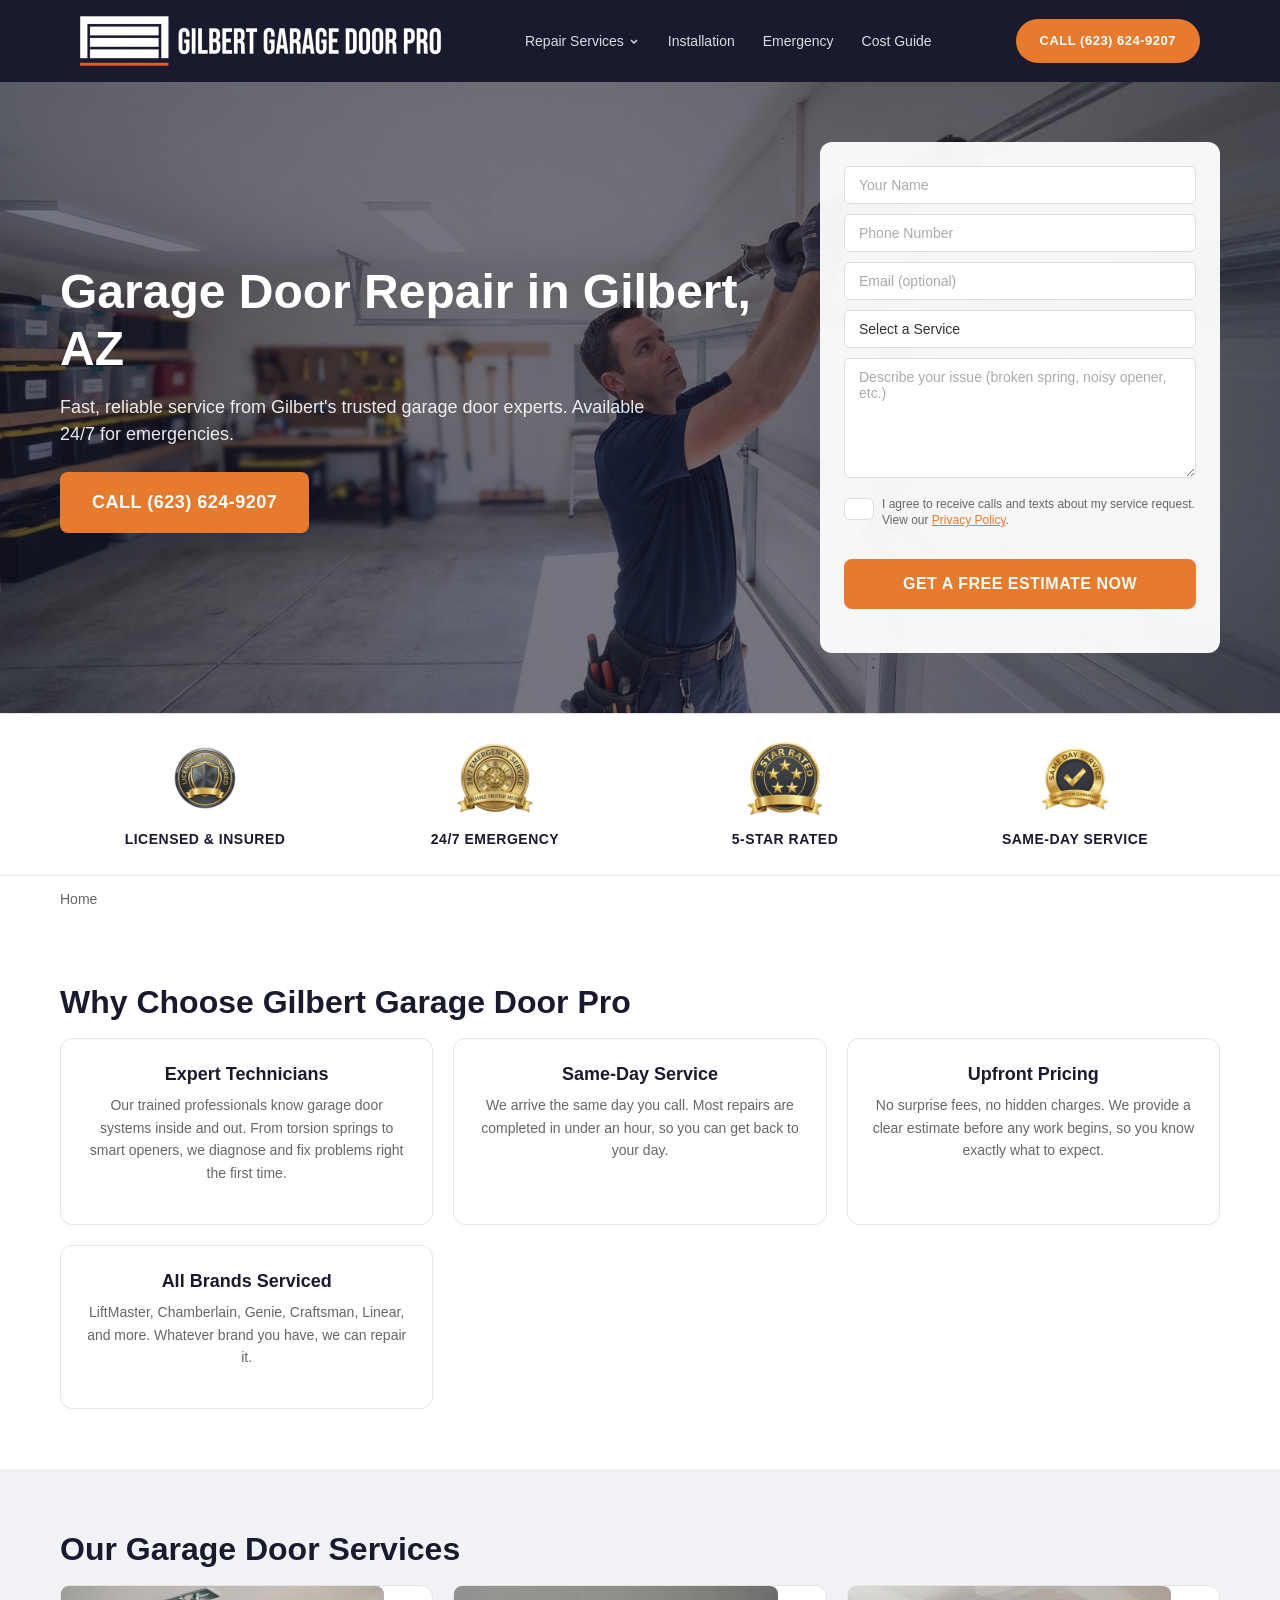
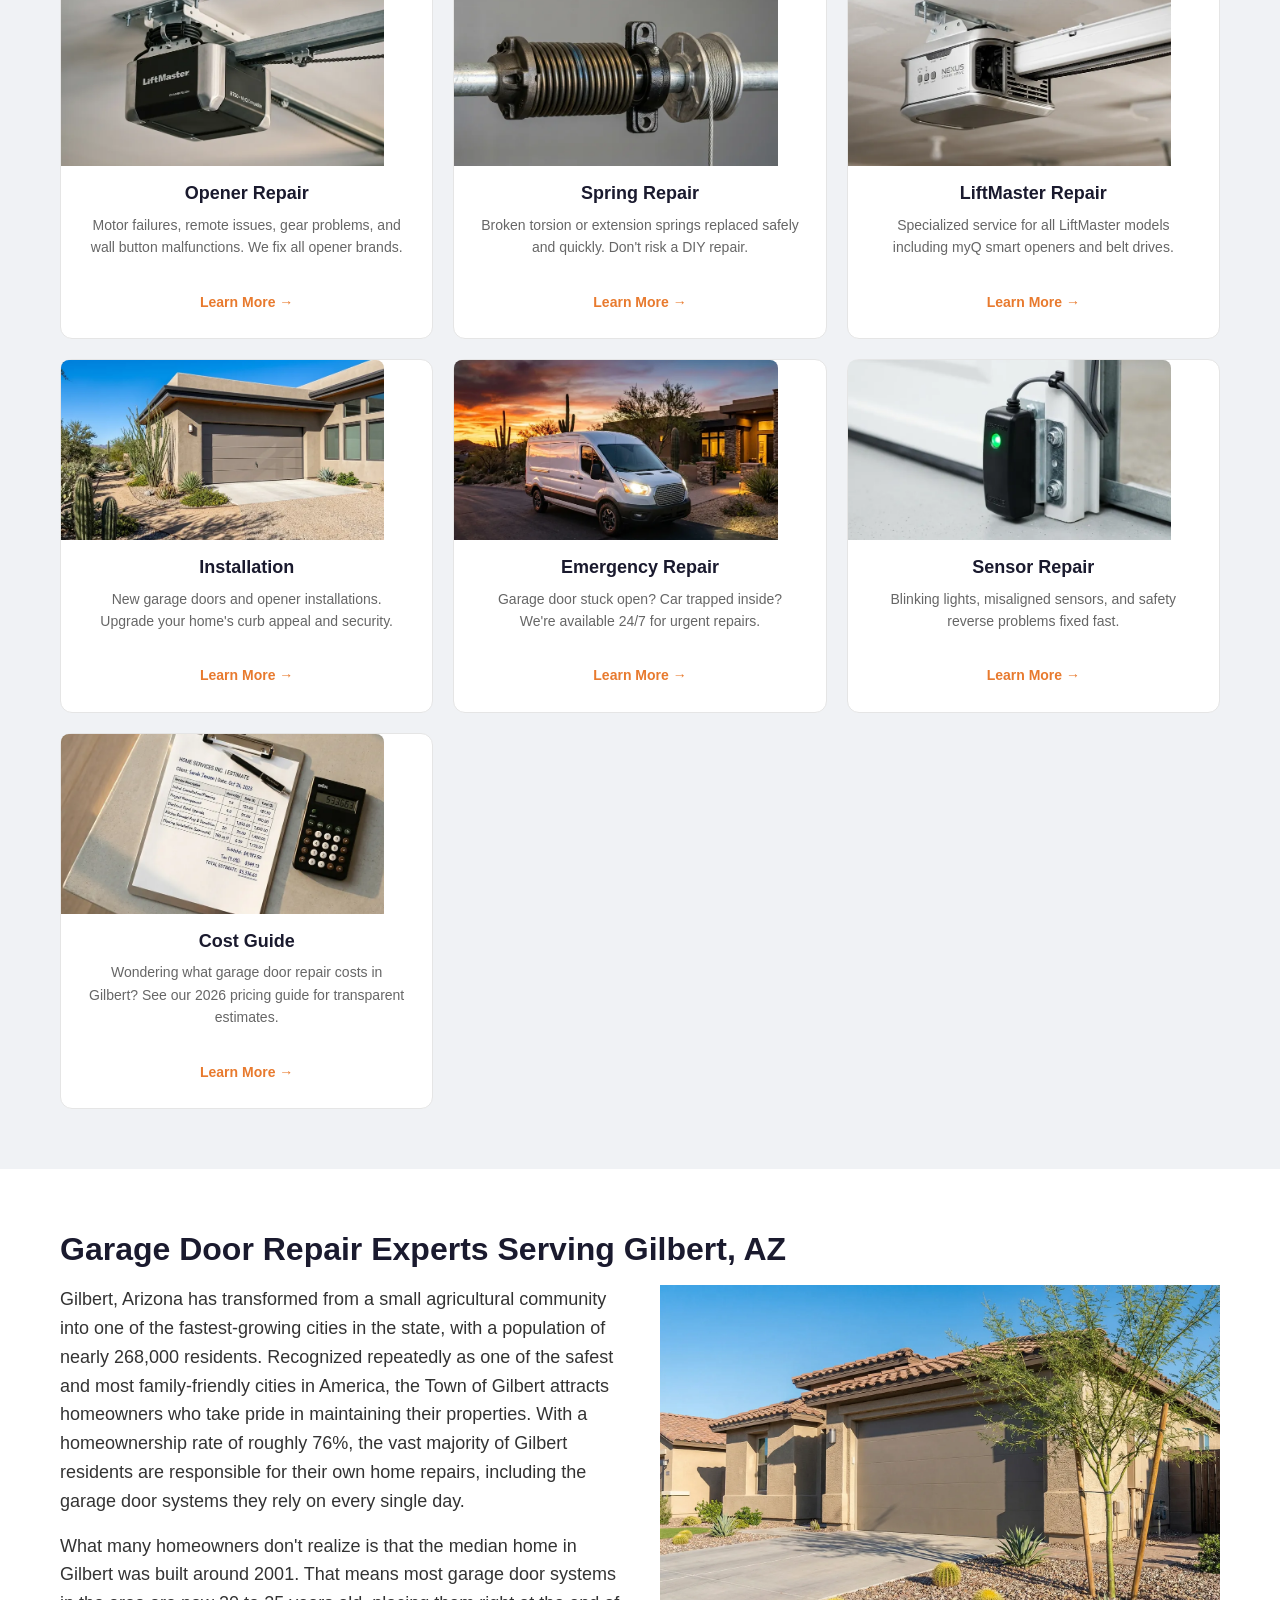
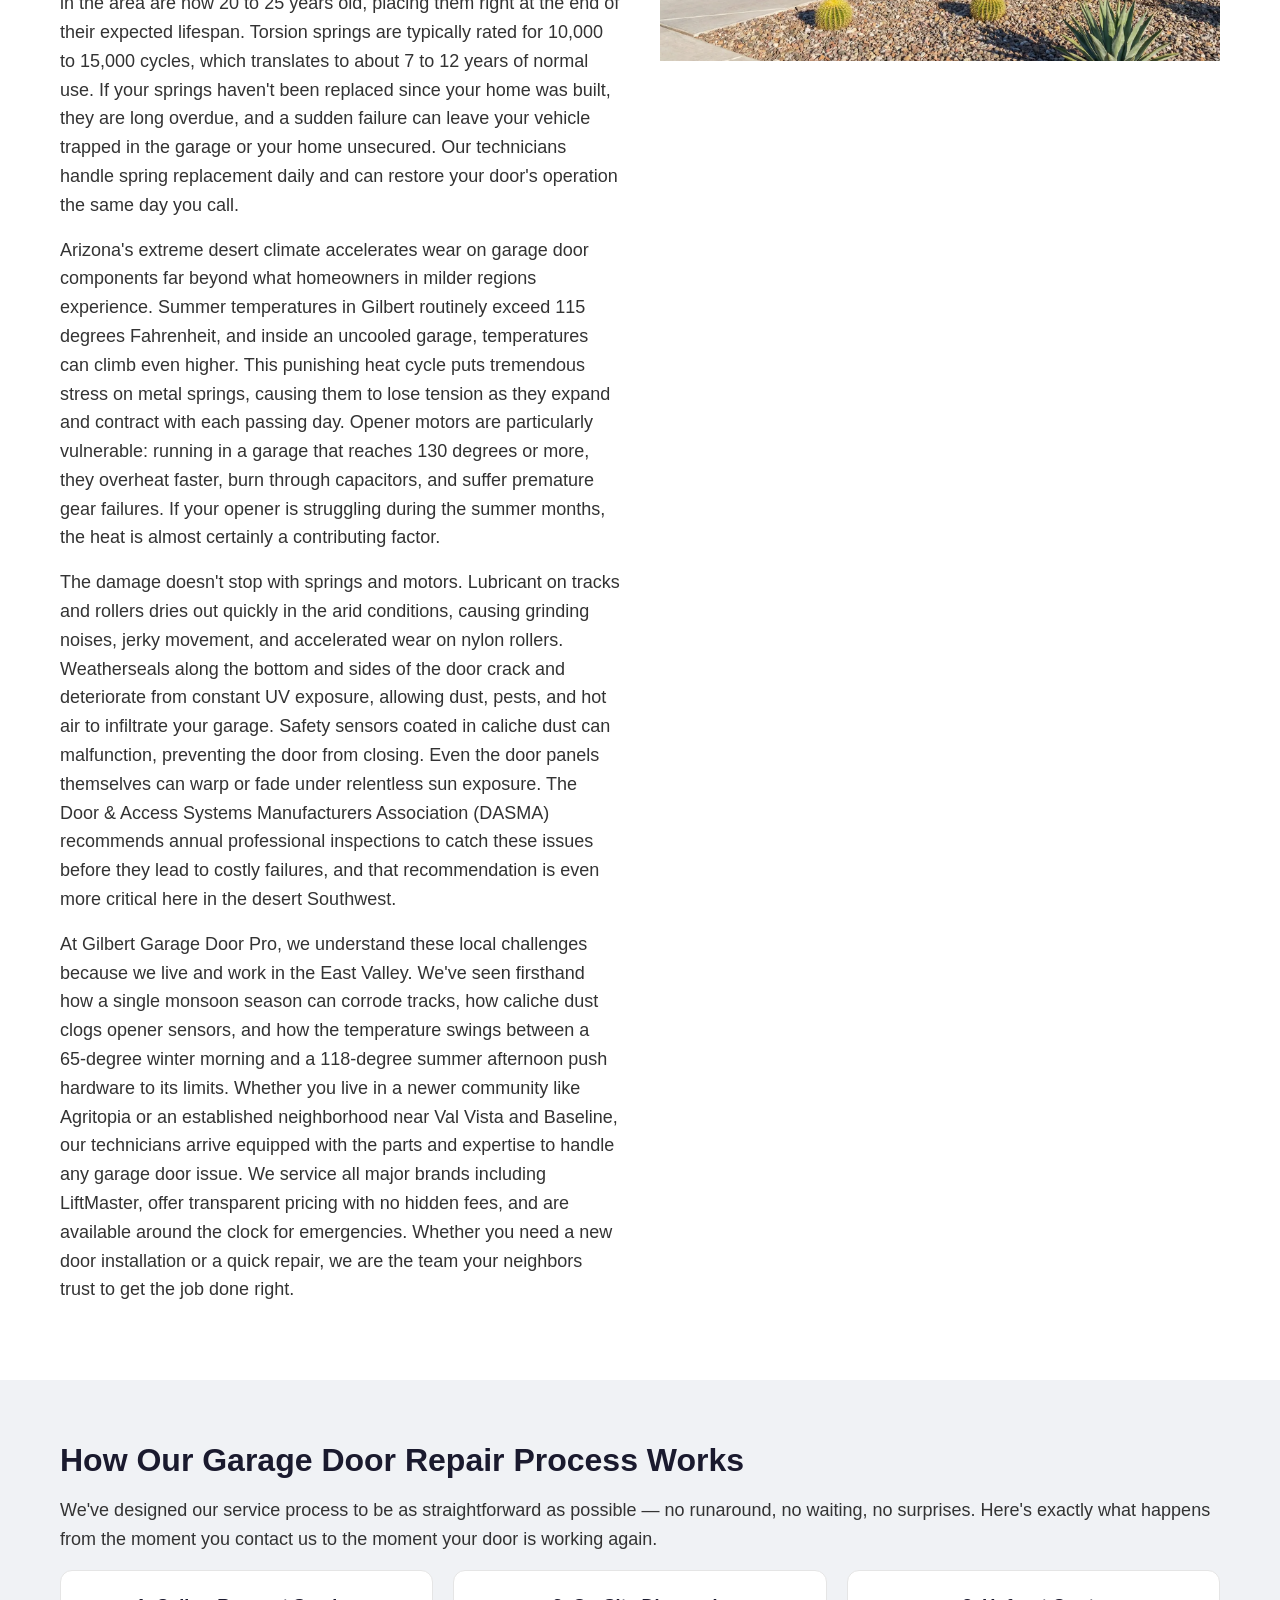
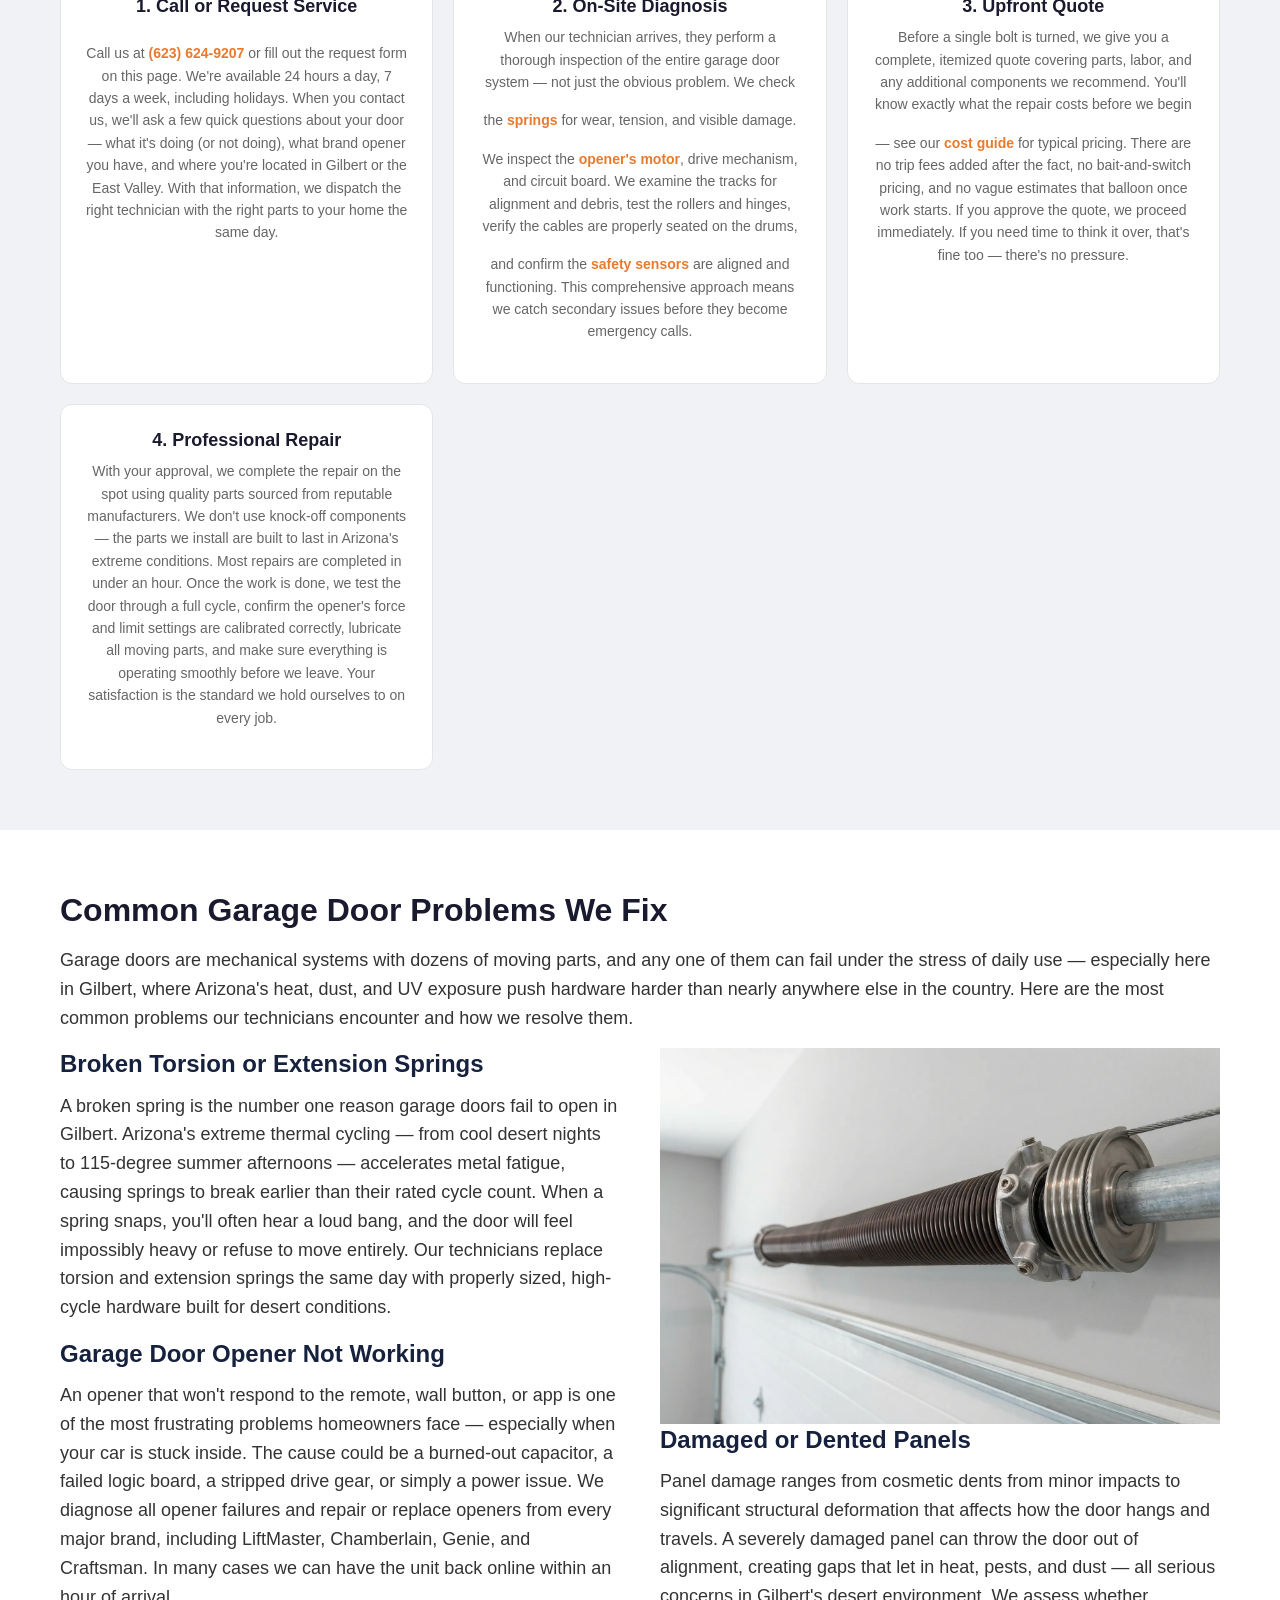
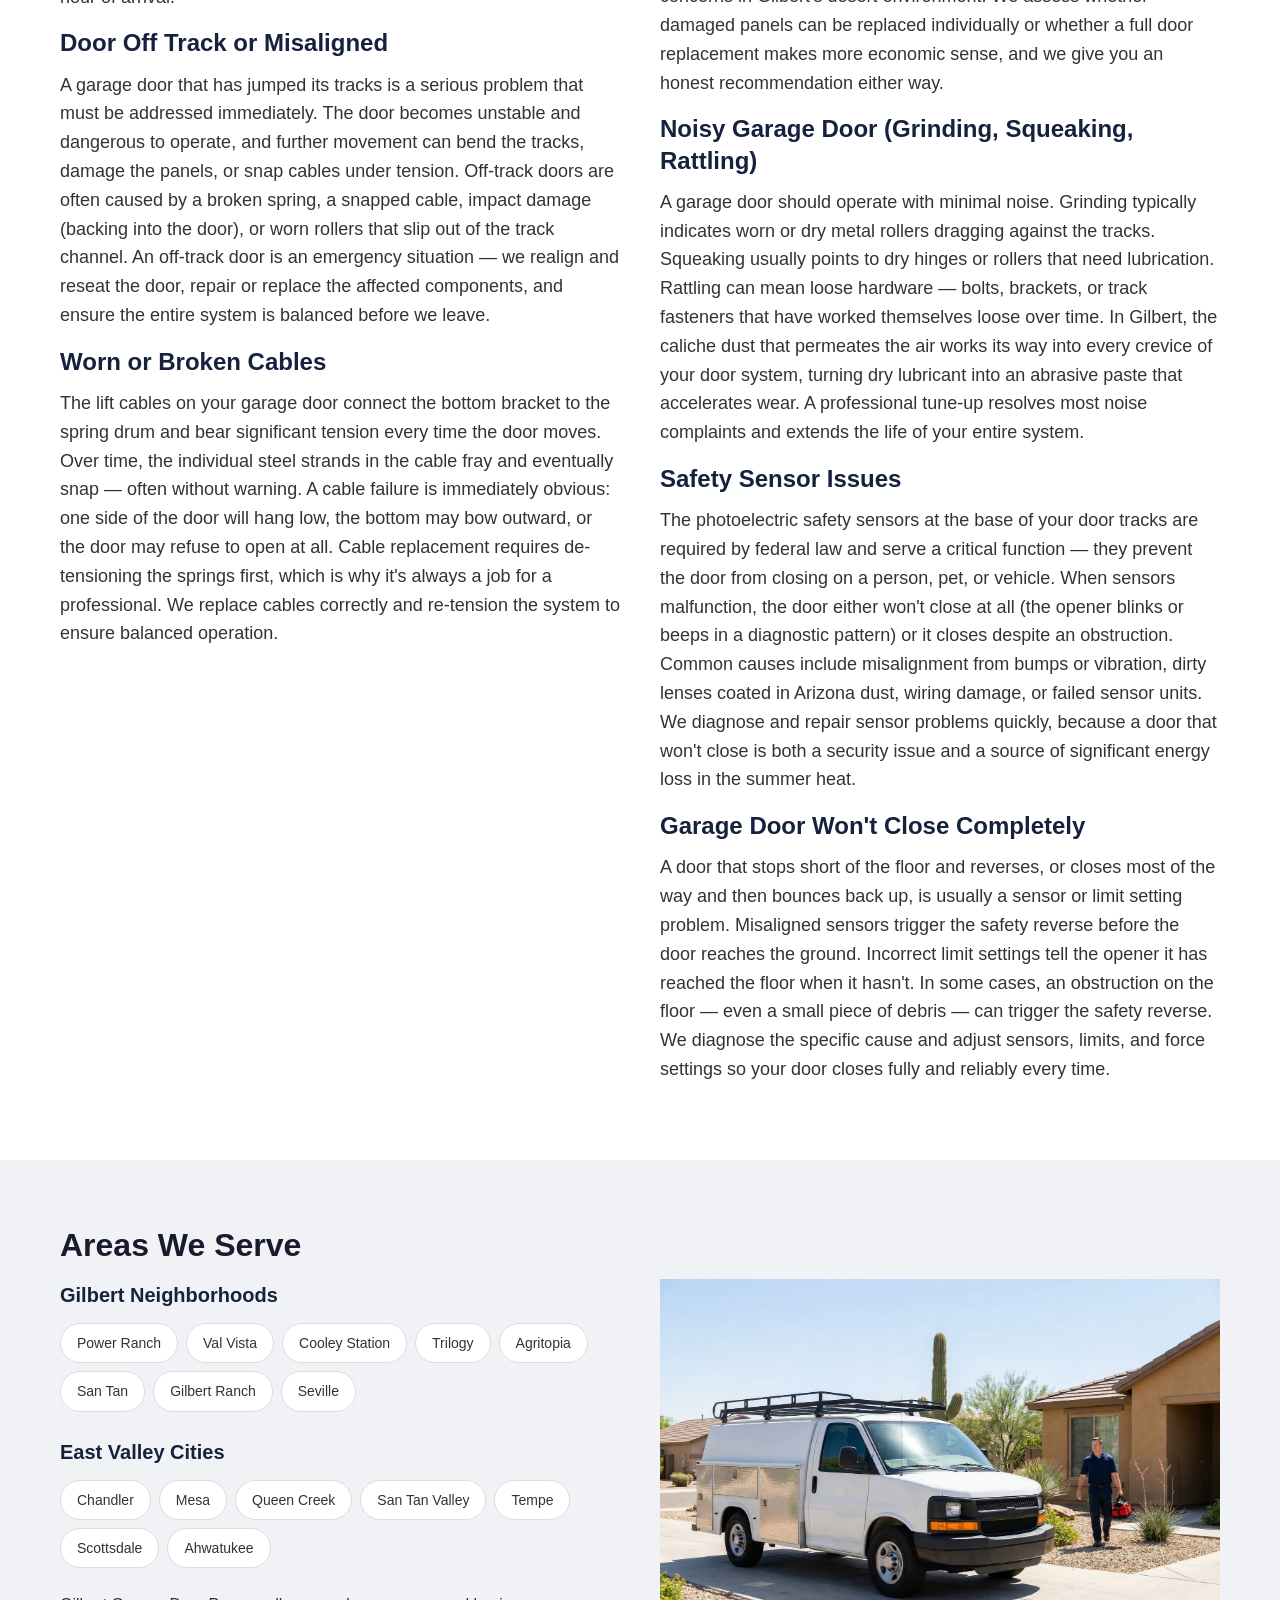
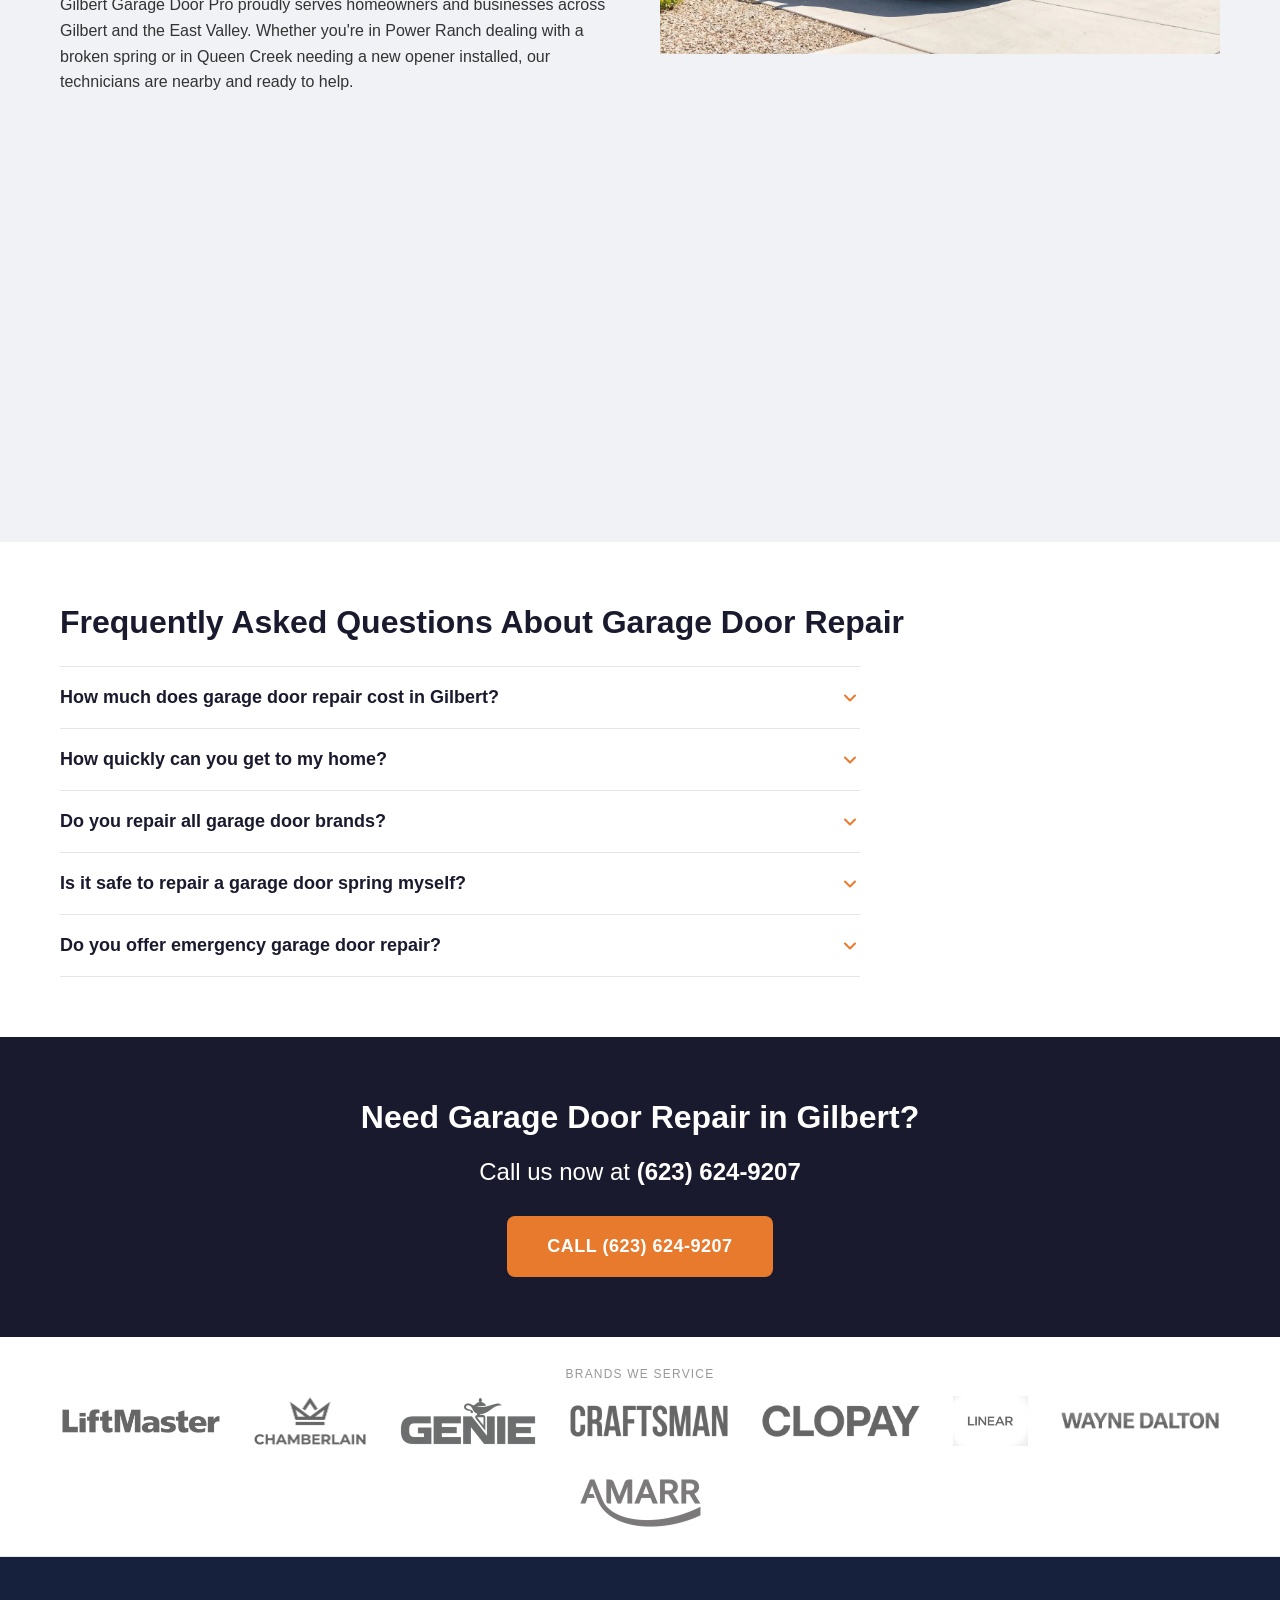
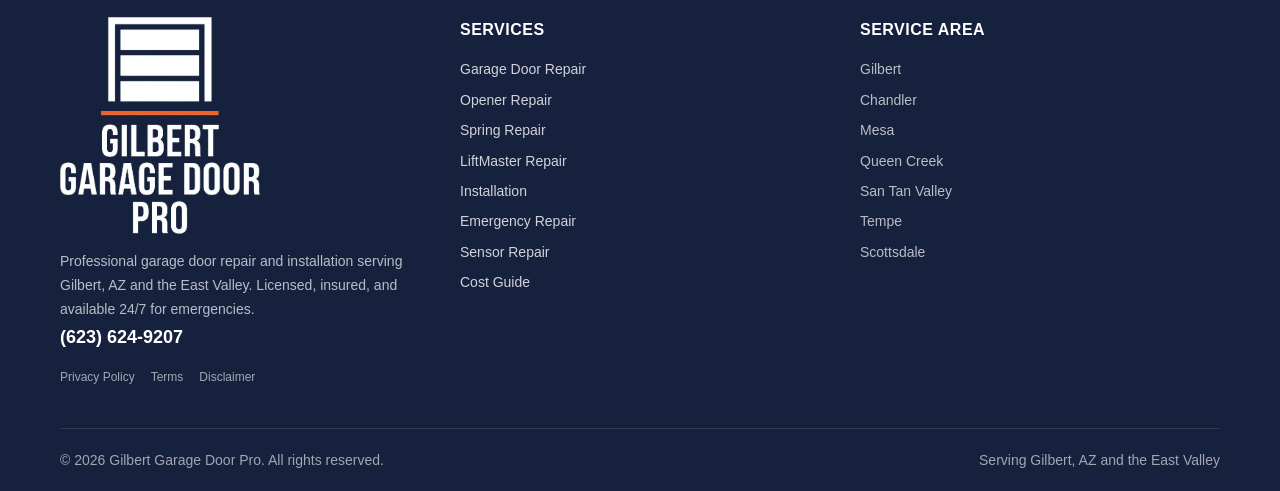
<file: index.html>
<!DOCTYPE html>
<html lang="en">
<head>
<!-- Google Tag Manager -->
<script>(function(w,d,s,l,i){w[l]=w[l]||[];w[l].push({'gtm.start':
new Date().getTime(),event:'gtm.js'});var f=d.getElementsByTagName(s)[0],
j=d.createElement(s),dl=l!='dataLayer'?'&l='+l:'';j.async=true;j.src=
'https://www.googletagmanager.com/gtm.js?id='+i+dl;f.parentNode.insertBefore(j,f);
})(window,document,'script','dataLayer','GTM-MW5MWK5L');</script>
<!-- End Google Tag Manager -->
<!-- Google Analytics 4 -->
<script async src="https://www.googletagmanager.com/gtag/js?id=G-VV5WH1M294"></script>
<script>
  window.dataLayer = window.dataLayer || [];
  function gtag(){dataLayer.push(arguments);}
  gtag('js', new Date());
  gtag('config', 'G-VV5WH1M294');
</script>
<!-- End Google Analytics 4 -->
  <meta charset="UTF-8">
  <meta name="viewport" content="width=device-width, initial-scale=1.0">
  <title>Garage Door Repair Gilbert AZ | Gilbert Garage Door Pro</title>
  <meta name="description" content="Fast, reliable garage door repair in Gilbert, AZ. 24/7 emergency service. Springs, openers, sensors, installation. Licensed & insured. Call now!">
  <link rel="canonical" href="https://gilbertgaragedoorpro.com/">
  <meta property="og:title" content="Garage Door Repair Gilbert AZ | Gilbert Garage Door Pro">
  <meta property="og:description" content="Fast, reliable garage door repair in Gilbert, AZ. 24/7 emergency service. Springs, openers, sensors, installation. Licensed & insured. Call now!">
  <meta property="og:type" content="website">
  <meta property="og:url" content="https://gilbertgaragedoorpro.com/">
  <meta property="og:image" content="https://gilbertgaragedoorpro.com/images/home_hero.jpg">
  <link rel="preload" as="image" href="images/home_hero.jpg">
  <link rel="icon" type="image/png" href="images/favicon.png">
  <link rel="apple-touch-icon" href="images/apple-touch-icon.png">
  <link rel="stylesheet" href="css/style.css">
</head>
<body>
<!-- Google Tag Manager (noscript) -->
<noscript><iframe src="https://www.googletagmanager.com/ns.html?id=GTM-MW5MWK5L"
height="0" width="0" style="display:none;visibility:hidden"></iframe></noscript>
<!-- End Google Tag Manager (noscript) -->

  <!-- Header -->
  <header class="site-header">
    <div class="container">
      <div class="header-inner">
        <a href="index.html" class="logo">
          <img src="images/logo_white.png" alt="Gilbert Garage Door Pro" width="200" height="28">
        </a>
        <nav class="nav-menu">
          <div class="nav-dropdown">
            <button class="nav-dropdown-toggle">Repair Services <svg class="dropdown-arrow" width="12" height="12" viewBox="0 0 12 12"><path d="M3 5L6 8L9 5" stroke="currentColor" stroke-width="1.5" fill="none"/></svg></button>
            <div class="nav-dropdown-menu">
              <a href="garage-door-repair.html">Door Repair</a>
              <a href="garage-door-opener-repair.html">Opener Repair</a>
              <a href="garage-door-spring-repair.html">Spring Repair</a>
              <a href="garage-door-sensor-repair.html">Sensor Repair</a>
              <a href="liftmaster-garage-door-repair.html">LiftMaster Repair</a>
            </div>
          </div>
          <a href="garage-door-installation.html">Installation</a>
          <a href="emergency-garage-door-repair.html">Emergency</a>
          <a href="garage-door-repair-cost.html">Cost Guide</a>
        </nav>

        <a href="tel:+16236249207" class="header-cta btn-primary">Call (623) 624-9207</a>
        <button class="menu-toggle" aria-expanded="false" aria-label="Menu">
          <span></span>
          <span></span>
          <span></span>
        </button>
      </div>
    </div>
  </header>

  <!-- Hero -->
  <section class="hero" style="background-image: url('images/home_hero.jpg');">
    <div class="hero-overlay">
      <div class="container">
        <div class="hero-split">
          <div class="hero-text">
            <h1>Garage Door Repair in Gilbert, AZ</h1>
            <p class="hero-subtitle">Fast, reliable service from Gilbert's trusted garage door experts. Available 24/7 for emergencies.</p>
            <a href="tel:+16236249207" class="btn-primary">Call (623) 624-9207</a>
          </div>
          <div class="hero-form">
            <form class="contact-form" id="hero-form" action="#" method="POST" aria-label="Request garage door service">
              <div class="form__fields">
                <input type="text" name="name" placeholder="Your Name" required autocomplete="name">
                <input type="tel" name="phone" placeholder="Phone Number" required autocomplete="tel">
                <input type="email" name="email" placeholder="Email (optional)" autocomplete="email">
                <select name="service">
                  <option value="">Select a Service</option>
                  <option value="Garage Door Repair">Garage Door Repair</option>
                  <option value="Opener Repair">Opener Repair</option>
                  <option value="Spring Repair">Spring Repair</option>
                  <option value="LiftMaster Repair">LiftMaster Repair</option>
                  <option value="Installation">Installation</option>
                  <option value="Emergency Repair">Emergency Repair</option>
                  <option value="Sensor Repair">Sensor Repair</option>
                  <option value="Other">Other</option>
                </select>
                <textarea name="issue" placeholder="Describe your issue (broken spring, noisy opener, etc.)" rows="3"></textarea>
                <div class="form__checkbox">
                  <input type="checkbox" id="hero-form-optin" name="optin" required>
                  <label for="hero-form-optin">I agree to receive calls and texts about my service request. View our <a href="privacy-policy.html">Privacy Policy</a>.</label>
                </div>
                <input type="hidden" name="page_source" value="homepage">
                <input type="hidden" name="form_id" value="hero-form">
                <input type="hidden" name="site" value="gilbertgaragedoorpro.com">
                <input type="hidden" name="timestamp" value="">
                <button type="submit" class="btn-primary">Get a Free Estimate Now</button>
              </div>
              <div class="form__success" aria-live="polite"></div>
            </form>
          </div>
        </div>
      </div>
    </div>
  </section>

  <!-- Trust Bar -->
  <section class="trust-bar">
    <div class="container">
      <div class="trust-item">
        <picture>
          <source srcset="images/badges/badge_licensed.webp" type="image/webp">
          <img src="images/badges/badge_licensed.png" alt="Licensed and Insured" width="80" height="80" loading="lazy">
        </picture>
        <span class="trust-label">Licensed &amp; Insured</span>
      </div>
      <div class="trust-item">
        <picture>
          <source srcset="images/badges/badge_emergency.webp" type="image/webp">
          <img src="images/badges/badge_emergency.png" alt="24/7 Emergency Service" width="80" height="80" loading="lazy">
        </picture>
        <span class="trust-label">24/7 Emergency</span>
      </div>
      <div class="trust-item">
        <picture>
          <source srcset="images/badges/badge_rated.webp" type="image/webp">
          <img src="images/badges/badge_rated.png" alt="5 Star Rated" width="80" height="80" loading="lazy">
        </picture>
        <span class="trust-label">5-Star Rated</span>
      </div>
      <div class="trust-item">
        <picture>
          <source srcset="images/badges/badge_sameday.webp" type="image/webp">
          <img src="images/badges/badge_sameday.png" alt="Same Day Service" width="80" height="80" loading="lazy">
        </picture>
        <span class="trust-label">Same-Day Service</span>
      </div>
    </div>
  </section>

  <!-- Breadcrumb -->
  <nav aria-label="Breadcrumb" class="breadcrumb">
    <div class="container">
      <span>Home</span>
    </div>
  </nav>

  <!-- Why Choose Us -->
  <section class="content-section">
    <div class="container">
      <h2>Why Choose Gilbert Garage Door Pro</h2>
      <div class="services-grid">
        <div class="service-card">
          <h3>Expert Technicians</h3>
          <p>Our trained professionals know garage door systems inside and out. From torsion springs to smart openers, we diagnose and fix problems right the first time.</p>
        </div>
        <div class="service-card">
          <h3>Same-Day Service</h3>
          <p>We arrive the same day you call. Most repairs are completed in under an hour, so you can get back to your day.</p>
        </div>
        <div class="service-card">
          <h3>Upfront Pricing</h3>
          <p>No surprise fees, no hidden charges. We provide a clear estimate before any work begins, so you know exactly what to expect.</p>
        </div>
        <div class="service-card">
          <h3>All Brands Serviced</h3>
          <p>LiftMaster, Chamberlain, Genie, Craftsman, Linear, and more. Whatever brand you have, we can repair it.</p>
        </div>
      </div>
    </div>
  </section>

  <!-- Services Grid -->
  <section class="content-section alt-bg">
    <div class="container">
      <h2>Our Garage Door Services</h2>
      <div class="services-grid">
        <div class="service-card">
          <picture>
            <source srcset="images/webp/card_opener.webp" type="image/webp">
            <img src="images/card_opener.jpg" alt="Garage door opener repair" width="800" height="597" loading="lazy">
          </picture>
          <h3>Opener Repair</h3>
          <p>Motor failures, remote issues, gear problems, and wall button malfunctions. We fix all opener brands.</p>
          <a href="garage-door-opener-repair.html">Learn More &rarr;</a>
        </div>
        <div class="service-card">
          <picture>
            <source srcset="images/webp/card_spring.webp" type="image/webp">
            <img src="images/card_spring.jpg" alt="Garage door spring repair" width="800" height="597" loading="lazy">
          </picture>
          <h3>Spring Repair</h3>
          <p>Broken torsion or extension springs replaced safely and quickly. Don't risk a DIY repair.</p>
          <a href="garage-door-spring-repair.html">Learn More &rarr;</a>
        </div>
        <div class="service-card">
          <picture>
            <source srcset="images/webp/card_liftmaster.webp" type="image/webp">
            <img src="images/card_liftmaster.jpg" alt="LiftMaster garage door opener repair" width="800" height="597" loading="lazy">
          </picture>
          <h3>LiftMaster Repair</h3>
          <p>Specialized service for all LiftMaster models including myQ smart openers and belt drives.</p>
          <a href="liftmaster-garage-door-repair.html">Learn More &rarr;</a>
        </div>
        <div class="service-card">
          <picture>
            <source srcset="images/webp/card_installation.webp" type="image/webp">
            <img src="images/card_installation.jpg" alt="Garage door installation" width="800" height="597" loading="lazy">
          </picture>
          <h3>Installation</h3>
          <p>New garage doors and opener installations. Upgrade your home's curb appeal and security.</p>
          <a href="garage-door-installation.html">Learn More &rarr;</a>
        </div>
        <div class="service-card">
          <picture>
            <source srcset="images/webp/card_emergency.webp" type="image/webp">
            <img src="images/card_emergency.jpg" alt="Emergency garage door repair" width="800" height="597" loading="lazy">
          </picture>
          <h3>Emergency Repair</h3>
          <p>Garage door stuck open? Car trapped inside? We're available 24/7 for urgent repairs.</p>
          <a href="emergency-garage-door-repair.html">Learn More &rarr;</a>
        </div>
        <div class="service-card">
          <picture>
            <source srcset="images/webp/card_sensor.webp" type="image/webp">
            <img src="images/card_sensor.jpg" alt="Garage door sensor repair" width="800" height="597" loading="lazy">
          </picture>
          <h3>Sensor Repair</h3>
          <p>Blinking lights, misaligned sensors, and safety reverse problems fixed fast.</p>
          <a href="garage-door-sensor-repair.html">Learn More &rarr;</a>
        </div>
        <div class="service-card">
          <picture>
            <source srcset="images/webp/card_cost.webp" type="image/webp">
            <img src="images/card_cost.jpg" alt="Garage door repair cost guide" width="800" height="597" loading="lazy">
          </picture>
          <h3>Cost Guide</h3>
          <p>Wondering what garage door repair costs in Gilbert? See our 2026 pricing guide for transparent estimates.</p>
          <a href="garage-door-repair-cost.html">Learn More &rarr;</a>
        </div>
      </div>
    </div>
  </section>

  <!-- Gilbert Content Block -->
  <section class="content-section">
    <div class="container">
      <h2>Garage Door Repair Experts Serving Gilbert, AZ</h2>
      <div class="content-grid">
        <div>
          <p>Gilbert, Arizona has transformed from a small agricultural community into one of the fastest-growing cities in the state, with a population of nearly 268,000 residents. Recognized repeatedly as one of the safest and most family-friendly cities in America, the <a href="https://www.gilbertaz.gov/" target="_blank" rel="noopener">Town of Gilbert</a> attracts homeowners who take pride in maintaining their properties. With a homeownership rate of roughly 76%, the vast majority of Gilbert residents are responsible for their own home repairs, including the garage door systems they rely on every single day.</p>

          <p>What many homeowners don't realize is that the median home in Gilbert was built around 2001. That means most garage door systems in the area are now 20 to 25 years old, placing them right at the end of their expected lifespan. Torsion springs are typically rated for 10,000 to 15,000 cycles, which translates to about 7 to 12 years of normal use. If your springs haven't been replaced since your home was built, they are long overdue, and a sudden failure can leave your vehicle trapped in the garage or your home unsecured. Our technicians handle <a href="garage-door-spring-repair.html">spring replacement</a> daily and can restore your door's operation the same day you call.</p>

          <p>Arizona's extreme desert climate accelerates wear on garage door components far beyond what homeowners in milder regions experience. Summer temperatures in Gilbert routinely exceed 115 degrees Fahrenheit, and inside an uncooled garage, temperatures can climb even higher. This punishing heat cycle puts tremendous stress on metal springs, causing them to lose tension as they expand and contract with each passing day. Opener motors are particularly vulnerable: running in a garage that reaches 130 degrees or more, they overheat faster, burn through capacitors, and suffer premature gear failures. If your <a href="garage-door-opener-repair.html">opener is struggling</a> during the summer months, the heat is almost certainly a contributing factor.</p>

          <p>The damage doesn't stop with springs and motors. Lubricant on tracks and rollers dries out quickly in the arid conditions, causing grinding noises, jerky movement, and accelerated wear on nylon rollers. Weatherseals along the bottom and sides of the door crack and deteriorate from constant UV exposure, allowing dust, pests, and hot air to infiltrate your garage. <a href="garage-door-sensor-repair.html">Safety sensors</a> coated in caliche dust can malfunction, preventing the door from closing. Even the door panels themselves can warp or fade under relentless sun exposure. The <a href="https://www.dasma.com/" target="_blank" rel="noopener">Door &amp; Access Systems Manufacturers Association (DASMA)</a> recommends annual professional inspections to catch these issues before they lead to costly failures, and that recommendation is even more critical here in the desert Southwest.</p>

          <p>At Gilbert Garage Door Pro, we understand these local challenges because we live and work in the East Valley. We've seen firsthand how a single monsoon season can corrode tracks, how caliche dust clogs opener sensors, and how the temperature swings between a 65-degree winter morning and a 118-degree summer afternoon push hardware to its limits. Whether you live in a newer community like Agritopia or an established neighborhood near Val Vista and Baseline, our technicians arrive equipped with the parts and expertise to handle any garage door issue. We service all major brands including <a href="liftmaster-garage-door-repair.html">LiftMaster</a>, offer <a href="garage-door-repair-cost.html">transparent pricing</a> with no hidden fees, and are available around the clock for <a href="emergency-garage-door-repair.html">emergencies</a>. Whether you need a <a href="garage-door-installation.html">new door installation</a> or a quick repair, we are the team your neighbors trust to get the job done right.</p>
        </div>
        <div>
          <picture>
            <source srcset="images/webp/home_modern_door.webp" type="image/webp">
            <img src="images/home_modern_door.jpg" alt="Modern garage door on a Gilbert, AZ home with desert landscaping" loading="lazy" width="600" height="400">
          </picture>
        </div>
      </div>
    </div>
  </section>

  <!-- How Our Process Works -->
  <section class="content-section alt-bg">
    <div class="container">
      <h2>How Our Garage Door Repair Process Works</h2>
      <p>We've designed our service process to be as straightforward as possible — no runaround, no waiting, no surprises. Here's exactly what happens from the moment you contact us to the moment your door is working again.</p>
      <div class="services-grid">
        <div class="service-card">
          <h3>1. Call or Request Service</h3>
          <p>Call us at <a href="tel:+16236249207">(623) 624-9207</a> or fill out the request form on this page. We're available 24 hours a day, 7 days a week, including holidays. When you contact us, we'll ask a few quick questions about your door — what it's doing (or not doing), what brand opener you have, and where you're located in Gilbert or the East Valley. With that information, we dispatch the right technician with the right parts to your home the same day.</p>
        </div>
        <div class="service-card">
          <h3>2. On-Site Diagnosis</h3>
          <p>When our technician arrives, they perform a thorough inspection of the entire garage door system — not just the obvious problem. We check the <a href="garage-door-spring-repair.html">springs</a> for wear, tension, and visible damage. We inspect the <a href="garage-door-opener-repair.html">opener's motor</a>, drive mechanism, and circuit board. We examine the tracks for alignment and debris, test the rollers and hinges, verify the cables are properly seated on the drums, and confirm the <a href="garage-door-sensor-repair.html">safety sensors</a> are aligned and functioning. This comprehensive approach means we catch secondary issues before they become emergency calls.</p>
        </div>
        <div class="service-card">
          <h3>3. Upfront Quote</h3>
          <p>Before a single bolt is turned, we give you a complete, itemized quote covering parts, labor, and any additional components we recommend. You'll know exactly what the repair costs before we begin — see our <a href="garage-door-repair-cost.html">cost guide</a> for typical pricing. There are no trip fees added after the fact, no bait-and-switch pricing, and no vague estimates that balloon once work starts. If you approve the quote, we proceed immediately. If you need time to think it over, that's fine too — there's no pressure.</p>
        </div>
        <div class="service-card">
          <h3>4. Professional Repair</h3>
          <p>With your approval, we complete the repair on the spot using quality parts sourced from reputable manufacturers. We don't use knock-off components — the parts we install are built to last in Arizona's extreme conditions. Most repairs are completed in under an hour. Once the work is done, we test the door through a full cycle, confirm the opener's force and limit settings are calibrated correctly, lubricate all moving parts, and make sure everything is operating smoothly before we leave. Your satisfaction is the standard we hold ourselves to on every job.</p>
        </div>
      </div>
    </div>
  </section>

  <!-- Common Garage Door Problems -->
  <section class="content-section">
    <div class="container">
      <h2>Common Garage Door Problems We Fix</h2>
      <p>Garage doors are mechanical systems with dozens of moving parts, and any one of them can fail under the stress of daily use — especially here in Gilbert, where Arizona's heat, dust, and UV exposure push hardware harder than nearly anywhere else in the country. Here are the most common problems our technicians encounter and how we resolve them.</p>

      <div class="content-grid">
        <div>
          <h3>Broken Torsion or Extension Springs</h3>
          <p>A broken spring is the number one reason garage doors fail to open in Gilbert. Arizona's extreme thermal cycling — from cool desert nights to 115-degree summer afternoons — accelerates metal fatigue, causing springs to break earlier than their rated cycle count. When a spring snaps, you'll often hear a loud bang, and the door will feel impossibly heavy or refuse to move entirely. Our technicians replace <a href="garage-door-spring-repair.html">torsion and extension springs</a> the same day with properly sized, high-cycle hardware built for desert conditions.</p>

          <h3>Garage Door Opener Not Working</h3>
          <p>An opener that won't respond to the remote, wall button, or app is one of the most frustrating problems homeowners face — especially when your car is stuck inside. The cause could be a burned-out capacitor, a failed logic board, a stripped drive gear, or simply a power issue. We diagnose all opener failures and <a href="garage-door-opener-repair.html">repair or replace openers</a> from every major brand, including <a href="liftmaster-garage-door-repair.html">LiftMaster</a>, Chamberlain, Genie, and Craftsman. In many cases we can have the unit back online within an hour of arrival.</p>

          <h3>Door Off Track or Misaligned</h3>
          <p>A garage door that has jumped its tracks is a serious problem that must be addressed immediately. The door becomes unstable and dangerous to operate, and further movement can bend the tracks, damage the panels, or snap cables under tension. Off-track doors are often caused by a broken spring, a snapped cable, impact damage (backing into the door), or worn rollers that slip out of the track channel. An off-track door is an <a href="emergency-garage-door-repair.html">emergency situation</a> — we realign and reseat the door, repair or replace the affected components, and ensure the entire system is balanced before we leave.</p>

          <h3>Worn or Broken Cables</h3>
          <p>The lift cables on your garage door connect the bottom bracket to the spring drum and bear significant tension every time the door moves. Over time, the individual steel strands in the cable fray and eventually snap — often without warning. A cable failure is immediately obvious: one side of the door will hang low, the bottom may bow outward, or the door may refuse to open at all. Cable replacement requires de-tensioning the springs first, which is why it's always a job for a professional. We replace cables correctly and re-tension the system to ensure balanced operation.</p>
        </div>
        <div>
          <picture>
            <source srcset="images/webp/home_springs.webp" type="image/webp">
            <img src="images/home_springs.jpg" alt="Garage door torsion spring mechanism close-up" width="800" height="533" loading="lazy">
          </picture>

          <h3>Damaged or Dented Panels</h3>
          <p>Panel damage ranges from cosmetic dents from minor impacts to significant structural deformation that affects how the door hangs and travels. A severely damaged panel can throw the door out of alignment, creating gaps that let in heat, pests, and dust — all serious concerns in Gilbert's desert environment. We assess whether damaged panels can be replaced individually or whether a full <a href="garage-door-installation.html">door replacement</a> makes more economic sense, and we give you an honest recommendation either way.</p>

          <h3>Noisy Garage Door (Grinding, Squeaking, Rattling)</h3>
          <p>A garage door should operate with minimal noise. Grinding typically indicates worn or dry metal rollers dragging against the tracks. Squeaking usually points to dry hinges or rollers that need lubrication. Rattling can mean loose hardware — bolts, brackets, or track fasteners that have worked themselves loose over time. In Gilbert, the caliche dust that permeates the air works its way into every crevice of your door system, turning dry lubricant into an abrasive paste that accelerates wear. A professional tune-up resolves most noise complaints and extends the life of your entire system.</p>

          <h3>Safety Sensor Issues</h3>
          <p>The photoelectric safety sensors at the base of your door tracks are required by federal law and serve a critical function — they prevent the door from closing on a person, pet, or vehicle. When sensors malfunction, the door either won't close at all (the opener blinks or beeps in a diagnostic pattern) or it closes despite an obstruction. Common causes include misalignment from bumps or vibration, dirty lenses coated in Arizona dust, wiring damage, or failed sensor units. We <a href="garage-door-sensor-repair.html">diagnose and repair sensor problems</a> quickly, because a door that won't close is both a security issue and a source of significant energy loss in the summer heat.</p>

          <h3>Garage Door Won't Close Completely</h3>
          <p>A door that stops short of the floor and reverses, or closes most of the way and then bounces back up, is usually a sensor or limit setting problem. Misaligned sensors trigger the safety reverse before the door reaches the ground. Incorrect limit settings tell the opener it has reached the floor when it hasn't. In some cases, an obstruction on the floor — even a small piece of debris — can trigger the safety reverse. We diagnose the specific cause and adjust sensors, limits, and force settings so your door closes fully and reliably every time.</p>
        </div>
      </div>
    </div>
  </section>

  <!-- Service Area -->
  <section class="service-area alt-bg">
    <div class="container">
      <h2>Areas We Serve</h2>
      <div class="content-grid">
        <div>
          <h3>Gilbert Neighborhoods</h3>
          <div class="area-tags">
            <span class="area-tag">Power Ranch</span>
            <span class="area-tag">Val Vista</span>
            <span class="area-tag">Cooley Station</span>
            <span class="area-tag">Trilogy</span>
            <span class="area-tag">Agritopia</span>
            <span class="area-tag">San Tan</span>
            <span class="area-tag">Gilbert Ranch</span>
            <span class="area-tag">Seville</span>
          </div>

          <h3>East Valley Cities</h3>
          <div class="area-tags">
            <span class="area-tag">Chandler</span>
            <span class="area-tag">Mesa</span>
            <span class="area-tag">Queen Creek</span>
            <span class="area-tag">San Tan Valley</span>
            <span class="area-tag">Tempe</span>
            <span class="area-tag">Scottsdale</span>
            <span class="area-tag">Ahwatukee</span>
          </div>

          <p>Gilbert Garage Door Pro proudly serves homeowners and businesses across Gilbert and the East Valley. Whether you're in Power Ranch dealing with a broken spring or in Queen Creek needing a new opener installed, our technicians are nearby and ready to help.</p>

          <div class="map-embed">
            <iframe src="https://www.google.com/maps/embed?pb=!1m18!1m12!1m3!1d106964.76498607498!2d-111.84899073281249!3d33.31070690000001!2m3!1f0!2f0!3f0!3m2!1i1024!2i768!4f13.1!3m3!1m2!1s0x872ba7f8b2f1b5c5%3A0x5a6e74e63e22a647!2sGilbert%2C%20AZ!5e0!3m2!1sen!1sus!4v1680000000000" width="100%" height="350" style="border:0; border-radius: 12px;" allowfullscreen="" loading="lazy" referrerpolicy="no-referrer-when-downgrade" title="Gilbert Garage Door Pro service area map"></iframe>
          </div>
        </div>
        <div>
          <picture>
            <source srcset="images/webp/home_truck.webp" type="image/webp">
            <img src="images/home_truck.jpg" alt="Gilbert Garage Door Pro service truck ready for dispatch in the East Valley" loading="lazy" width="600" height="400">
          </picture>
        </div>
      </div>
    </div>
  </section>

  <!-- FAQ Section -->
  <section class="faq-section content-section">
    <div class="container">
      <h2>Frequently Asked Questions About Garage Door Repair</h2>

      <div class="faq-item">
        <button class="faq-question">
          <span>How much does garage door repair cost in Gilbert?</span>
  <svg class="faq-chevron" width="20" height="20" viewBox="0 0 20 20" fill="none" xmlns="http://www.w3.org/2000/svg">
    <path d="M5 7.5L10 12.5L15 7.5" stroke="currentColor" stroke-width="2" stroke-linecap="round" stroke-linejoin="round"/>
  </svg>
        </button>
        <div class="faq-answer">
          <p>Garage door repair costs in Gilbert typically range from $75 to $400 depending on the issue. Spring replacement runs $150–$350, opener repair $100–$400, and sensor repair $75–$200. Prices are estimates — <a href="garage-door-repair-cost.html">see our cost guide</a> for details or call for a free on-site quote. We provide upfront estimates before starting any work.</p>
        </div>
      </div>

      <div class="faq-item">
        <button class="faq-question">
          <span>How quickly can you get to my home?</span>
  <svg class="faq-chevron" width="20" height="20" viewBox="0 0 20 20" fill="none" xmlns="http://www.w3.org/2000/svg">
    <path d="M5 7.5L10 12.5L15 7.5" stroke="currentColor" stroke-width="2" stroke-linecap="round" stroke-linejoin="round"/>
  </svg>
        </button>
        <div class="faq-answer">
          <p>We offer same-day service throughout Gilbert and the East Valley. In most cases, our technicians arrive within 1–2 hours of your call. For emergencies, we prioritize your repair and respond as fast as possible.</p>
        </div>
      </div>

      <div class="faq-item">
        <button class="faq-question">
          <span>Do you repair all garage door brands?</span>
  <svg class="faq-chevron" width="20" height="20" viewBox="0 0 20 20" fill="none" xmlns="http://www.w3.org/2000/svg">
    <path d="M5 7.5L10 12.5L15 7.5" stroke="currentColor" stroke-width="2" stroke-linecap="round" stroke-linejoin="round"/>
  </svg>
        </button>
        <div class="faq-answer">
          <p>Yes. We service all major brands including LiftMaster, Chamberlain, Genie, Craftsman, Linear, Wayne Dalton, Clopay, and Amarr. Whether you have a 20-year-old chain drive or a brand-new smart opener, we can fix it.</p>
        </div>
      </div>

      <div class="faq-item">
        <button class="faq-question">
          <span>Is it safe to repair a garage door spring myself?</span>
  <svg class="faq-chevron" width="20" height="20" viewBox="0 0 20 20" fill="none" xmlns="http://www.w3.org/2000/svg">
    <path d="M5 7.5L10 12.5L15 7.5" stroke="currentColor" stroke-width="2" stroke-linecap="round" stroke-linejoin="round"/>
  </svg>
        </button>
        <div class="faq-answer">
          <p>No. Garage door springs are under extreme tension and can cause serious injury or death if handled incorrectly. Always call a professional for <a href="garage-door-spring-repair.html">spring repair</a>. Our technicians have the tools and training to replace springs safely.</p>
        </div>
      </div>

      <div class="faq-item">
        <button class="faq-question">
          <span>Do you offer emergency garage door repair?</span>
  <svg class="faq-chevron" width="20" height="20" viewBox="0 0 20 20" fill="none" xmlns="http://www.w3.org/2000/svg">
    <path d="M5 7.5L10 12.5L15 7.5" stroke="currentColor" stroke-width="2" stroke-linecap="round" stroke-linejoin="round"/>
  </svg>
        </button>
        <div class="faq-answer">
          <p>Yes, we're available 24/7 for <a href="emergency-garage-door-repair.html">emergency garage door repair</a> in Gilbert and the East Valley. Whether your door is stuck open, off its track, or won't close, call us anytime.</p>
        </div>
      </div>
    </div>
  </section>

  <!-- CTA Band -->
  <section class="cta-band">
    <div class="container">
      <h2>Need Garage Door Repair in Gilbert?</h2>
      <p>Call us now at <a href="tel:+16236249207">(623) 624-9207</a></p>
      <a href="tel:+16236249207" class="btn-primary">Call (623) 624-9207</a>
    </div>
  </section>

  <!-- Brands Bar -->
  <section class="brands-bar">
    <div class="container">
      <p class="brands-label">Brands We Service</p>
      <div class="brands-logos">
        <a href="https://www.liftmaster.com/" target="_blank" rel="noopener" title="LiftMaster">
          <img src="images/brands/liftmaster.png" alt="LiftMaster" width="120" height="40" loading="lazy">
        </a>
        <a href="https://www.chamberlain.com/" target="_blank" rel="noopener" title="Chamberlain">
          <img src="images/brands/chamberlain.png" alt="Chamberlain" width="120" height="40" loading="lazy">
        </a>
        <a href="https://www.geniecompany.com/" target="_blank" rel="noopener" title="Genie">
          <img src="images/brands/genie.png" alt="Genie" width="120" height="40" loading="lazy">
        </a>
        <a href="https://www.craftsman.com/" target="_blank" rel="noopener" title="Craftsman">
          <img src="images/brands/craftsman.png" alt="Craftsman" width="120" height="40" loading="lazy">
        </a>
        <a href="https://www.clopaydoor.com/" target="_blank" rel="noopener" title="Clopay">
          <img src="images/brands/clopay.png" alt="Clopay" width="120" height="40" loading="lazy">
        </a>
        <a href="https://www.linearproaccess.com/" target="_blank" rel="noopener" title="Linear">
          <img src="images/brands/linear.png" alt="Linear" width="120" height="40" loading="lazy">
        </a>
        <a href="https://www.wayne-dalton.com/" target="_blank" rel="noopener" title="Wayne Dalton">
          <img src="images/brands/wayne-dalton.png" alt="Wayne Dalton" width="120" height="40" loading="lazy">
        </a>
        <a href="https://www.amarr.com/" target="_blank" rel="noopener" title="Amarr">
          <img src="images/brands/amarr.png" alt="Amarr" width="120" height="40" loading="lazy">
        </a>
      </div>
    </div>
  </section>

  <!-- Footer -->
  <footer class="site-footer">
    <div class="container">
      <div class="footer-grid">
        <div class="footer-col">
          <a href="/"><img src="images/logo_stacked_white.png" alt="Gilbert Garage Door Pro" width="200" height="200" loading="lazy" style="margin-bottom: 16px;"></a>
          <p>Professional garage door repair and installation serving Gilbert, AZ and the East Valley. Licensed, insured, and available 24/7 for emergencies.</p>
          <p><a href="tel:+16236249207">(623) 624-9207</a></p>
          <div class="footer-legal">
            <a href="privacy-policy.html">Privacy Policy</a>
            <a href="terms.html">Terms</a>
            <a href="disclaimer.html">Disclaimer</a>
          </div>
        </div>
        <div class="footer-col">
          <h3>Services</h3>
          <ul>
            <li><a href="garage-door-repair.html">Garage Door Repair</a></li>
            <li><a href="garage-door-opener-repair.html">Opener Repair</a></li>
            <li><a href="garage-door-spring-repair.html">Spring Repair</a></li>
            <li><a href="liftmaster-garage-door-repair.html">LiftMaster Repair</a></li>
            <li><a href="garage-door-installation.html">Installation</a></li>
            <li><a href="emergency-garage-door-repair.html">Emergency Repair</a></li>
            <li><a href="garage-door-sensor-repair.html">Sensor Repair</a></li>
            <li><a href="garage-door-repair-cost.html">Cost Guide</a></li>
          </ul>
        </div>
        <div class="footer-col">
          <h3>Service Area</h3>
          <ul>
            <li>Gilbert</li>
            <li>Chandler</li>
            <li>Mesa</li>
            <li>Queen Creek</li>
            <li>San Tan Valley</li>
            <li>Tempe</li>
            <li>Scottsdale</li>
          </ul>
        </div>
      </div>
      <div class="footer-bottom">
        <p>&copy; 2026 Gilbert Garage Door Pro. All rights reserved.</p>
        <p>Serving Gilbert, AZ and the East Valley</p>
      </div>
    </div>
  </footer>

  <!-- Mobile Fixed CTA -->
  <div class="mobile-cta">
    <a href="tel:+16236249207">Call Now &mdash; (623) 624-9207</a>
  </div>

  <!-- Schema Markup -->
  <script type="application/ld+json">
  {
    "@context": "https://schema.org",
    "@type": "LocalBusiness",
    "name": "Gilbert Garage Door Pro",
    "description": "Professional garage door repair and installation in Gilbert, AZ. 24/7 emergency service.",
    "url": "https://gilbertgaragedoorpro.com",
    "telephone": "(623) 624-9207",
    "priceRange": "$$",
    "areaServed": [
      {"@type": "City", "name": "Gilbert", "sameAs": "https://en.wikipedia.org/wiki/Gilbert,_Arizona"},
      {"@type": "City", "name": "Chandler"},
      {"@type": "City", "name": "Mesa"},
      {"@type": "City", "name": "Queen Creek"},
      {"@type": "City", "name": "San Tan Valley"},
      {"@type": "City", "name": "Tempe"}
    ],
    "openingHoursSpecification": {
      "@type": "OpeningHoursSpecification",
      "dayOfWeek": ["Monday","Tuesday","Wednesday","Thursday","Friday","Saturday","Sunday"],
      "opens": "00:00",
      "closes": "23:59"
    },
    "serviceType": ["Garage Door Repair", "Garage Door Installation", "Garage Door Opener Repair", "Garage Door Spring Repair"]
  }
  </script>

  <script type="application/ld+json">
  {
    "@context": "https://schema.org",
    "@type": "FAQPage",
    "mainEntity": [
      {
        "@type": "Question",
        "name": "How much does garage door repair cost in Gilbert?",
        "acceptedAnswer": {
          "@type": "Answer",
          "text": "Garage door repair costs in Gilbert typically range from $75 to $400 depending on the issue. Spring replacement runs $150–$350, opener repair $100–$400, and sensor repair $75–$200. We provide upfront estimates before starting any work. Visit our cost guide for detailed pricing."
        }
      },
      {
        "@type": "Question",
        "name": "How quickly can you get to my home?",
        "acceptedAnswer": {
          "@type": "Answer",
          "text": "We offer same-day service throughout Gilbert and the East Valley. In most cases, our technicians arrive within 1–2 hours of your call. For emergencies, we prioritize your repair and respond as fast as possible."
        }
      },
      {
        "@type": "Question",
        "name": "Do you repair all garage door brands?",
        "acceptedAnswer": {
          "@type": "Answer",
          "text": "Yes. We service all major brands including LiftMaster, Chamberlain, Genie, Craftsman, Linear, Wayne Dalton, Clopay, and Amarr. Whether you have a 20-year-old chain drive or a brand-new smart opener, we can fix it."
        }
      },
      {
        "@type": "Question",
        "name": "Is it safe to repair a garage door spring myself?",
        "acceptedAnswer": {
          "@type": "Answer",
          "text": "No. Garage door springs are under extreme tension and can cause serious injury or death if handled incorrectly. Always call a professional for spring repair. Our technicians have the tools and training to replace springs safely."
        }
      },
      {
        "@type": "Question",
        "name": "Do you offer emergency garage door repair?",
        "acceptedAnswer": {
          "@type": "Answer",
          "text": "Yes, we're available 24/7 for emergency garage door repair in Gilbert and the East Valley. Whether your door is stuck open, off its track, or won't close, call us anytime."
        }
      }
    ]
  }
  </script>

  <script type="application/ld+json">
  {
    "@context": "https://schema.org",
    "@type": "BreadcrumbList",
    "itemListElement": [
      {"@type": "ListItem", "position": 1, "name": "Home", "item": "https://gilbertgaragedoorpro.com/"}
    ]
  }
  </script>

  <script src="js/main.js" defer></script>
</body>
</html>
</file>
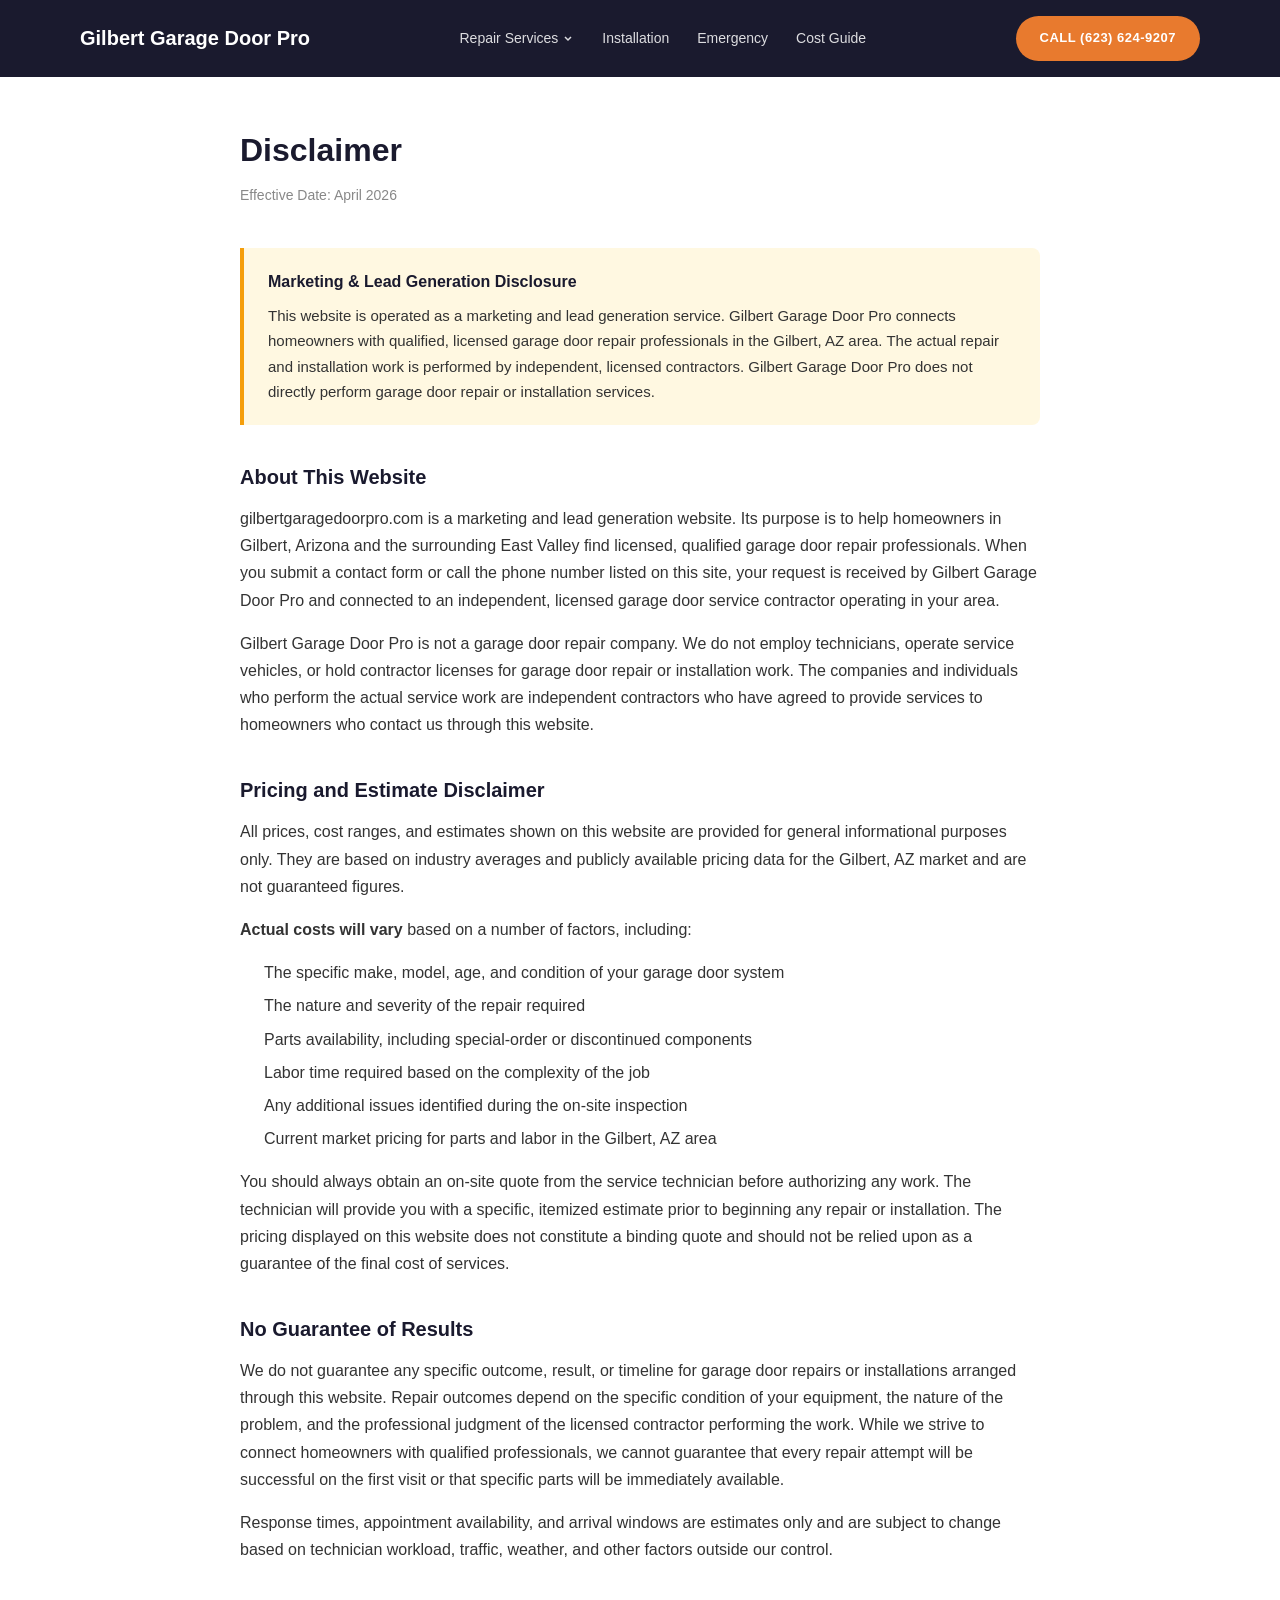
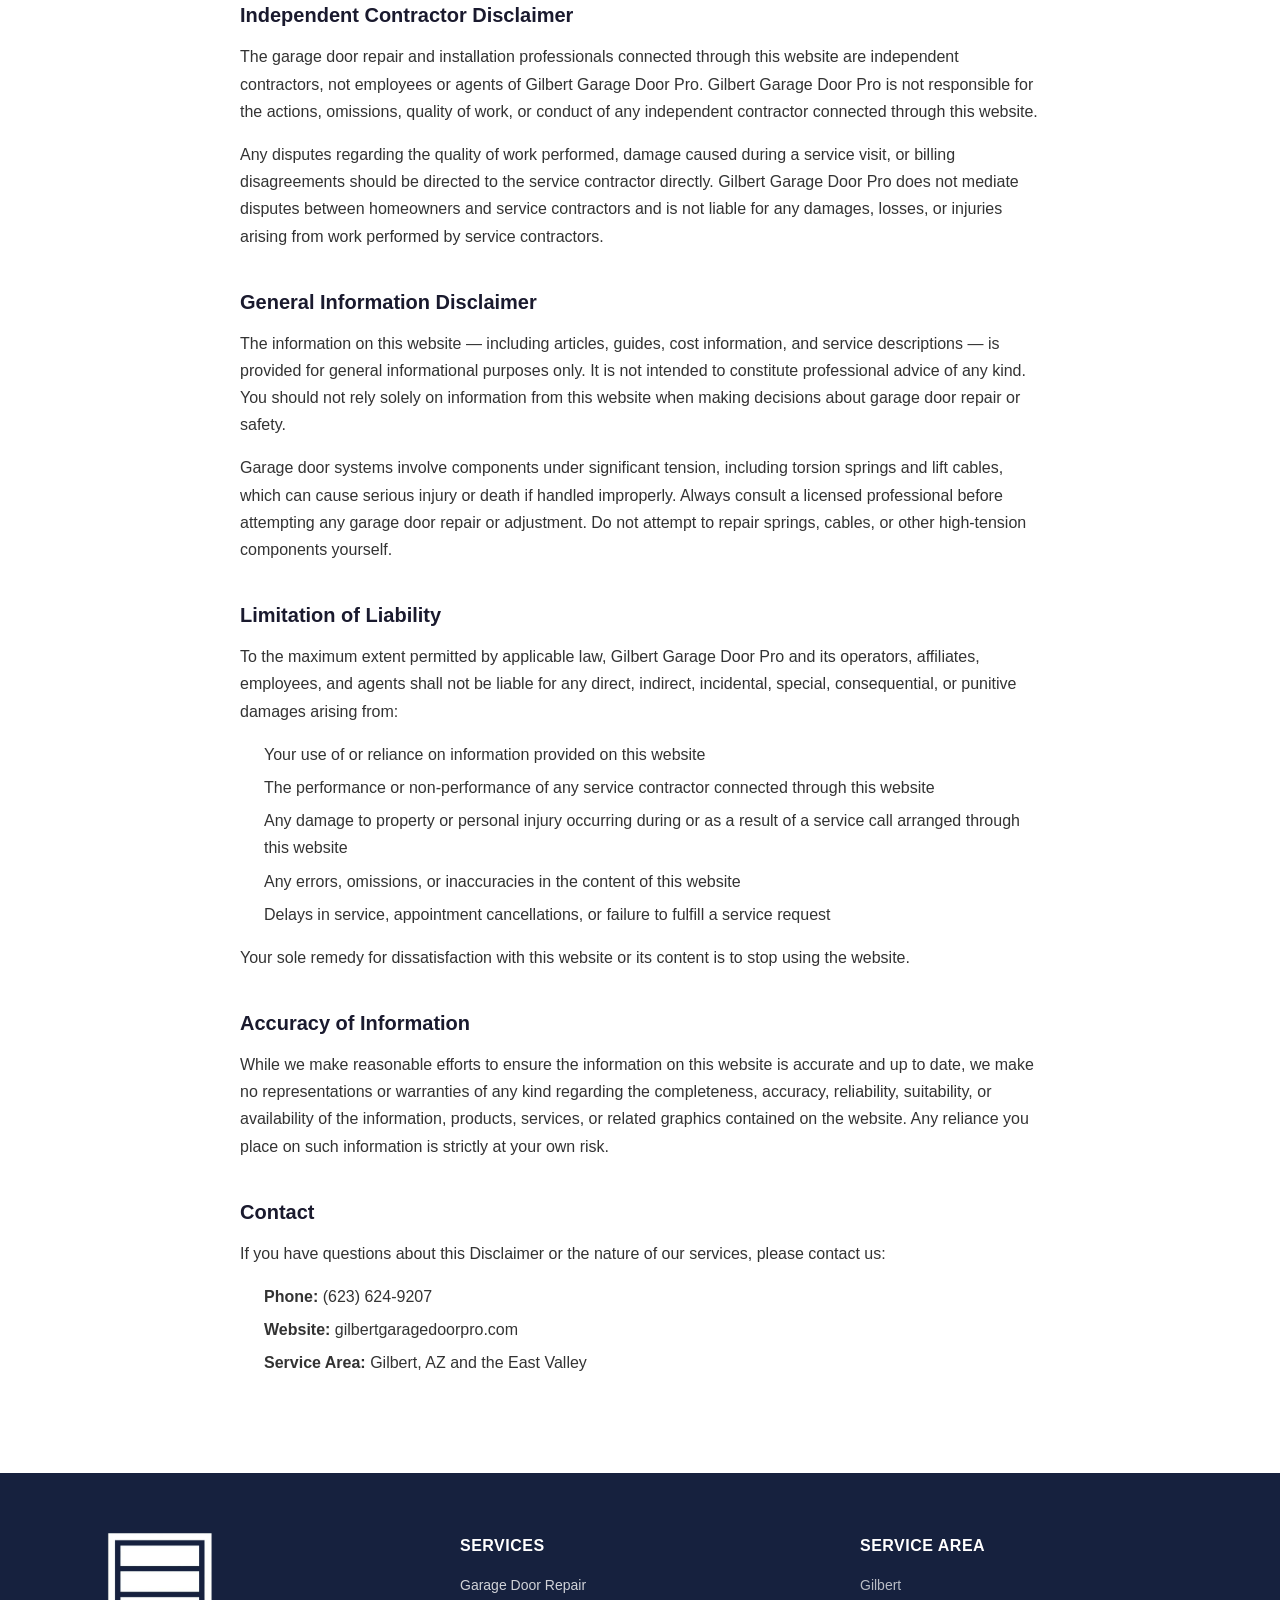
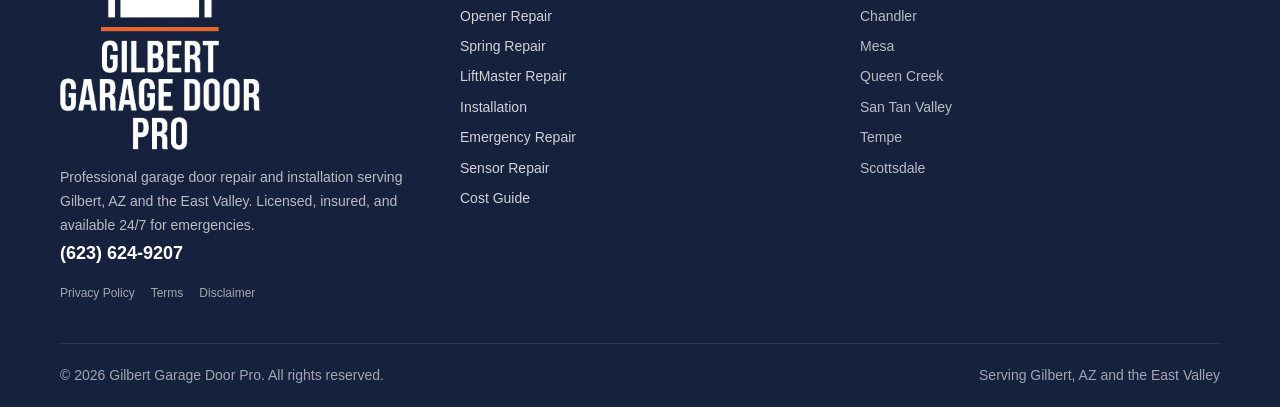
<file: disclaimer.html>
<!DOCTYPE html>
<html lang="en">
<head>
<!-- Google Tag Manager -->
<script>(function(w,d,s,l,i){w[l]=w[l]||[];w[l].push({'gtm.start':
new Date().getTime(),event:'gtm.js'});var f=d.getElementsByTagName(s)[0],
j=d.createElement(s),dl=l!='dataLayer'?'&l='+l:'';j.async=true;j.src=
'https://www.googletagmanager.com/gtm.js?id='+i+dl;f.parentNode.insertBefore(j,f);
})(window,document,'script','dataLayer','GTM-MW5MWK5L');</script>
<!-- End Google Tag Manager -->
<!-- Google Analytics 4 -->
<script async src="https://www.googletagmanager.com/gtag/js?id=G-VV5WH1M294"></script>
<script>
  window.dataLayer = window.dataLayer || [];
  function gtag(){dataLayer.push(arguments);}
  gtag('js', new Date());
  gtag('config', 'G-VV5WH1M294');
</script>
<!-- End Google Analytics 4 -->
  <meta charset="UTF-8">
  <meta name="viewport" content="width=device-width, initial-scale=1.0">
  <title>Disclaimer | Gilbert Garage Door Pro</title>
  <meta name="description" content="Disclaimer for Gilbert Garage Door Pro. Important information about this website, its content, and the services offered.">
  <meta name="robots" content="noindex, follow">
  <link rel="canonical" href="https://gilbertgaragedoorpro.com/disclaimer.html">
  <link rel="icon" type="image/png" href="images/favicon.png">
  <link rel="apple-touch-icon" href="images/apple-touch-icon.png">
  <link rel="stylesheet" href="css/style.css">
</head>
<body>
<!-- Google Tag Manager (noscript) -->
<noscript><iframe src="https://www.googletagmanager.com/ns.html?id=GTM-MW5MWK5L"
height="0" width="0" style="display:none;visibility:hidden"></iframe></noscript>
<!-- End Google Tag Manager (noscript) -->

  <!-- Header -->
  <header class="site-header">
    <div class="container">
      <div class="header-inner">
        <a href="/" class="logo">Gilbert Garage Door Pro</a>
        <nav class="nav-menu">
          <div class="nav-dropdown">
            <button class="nav-dropdown-toggle">Repair Services <svg class="dropdown-arrow" width="12" height="12" viewBox="0 0 12 12"><path d="M3 5L6 8L9 5" stroke="currentColor" stroke-width="1.5" fill="none"/></svg></button>
            <div class="nav-dropdown-menu">
              <a href="garage-door-repair.html">Door Repair</a>
              <a href="garage-door-opener-repair.html">Opener Repair</a>
              <a href="garage-door-spring-repair.html">Spring Repair</a>
              <a href="garage-door-sensor-repair.html">Sensor Repair</a>
              <a href="liftmaster-garage-door-repair.html">LiftMaster Repair</a>
            </div>
          </div>
          <a href="garage-door-installation.html">Installation</a>
          <a href="emergency-garage-door-repair.html">Emergency</a>
          <a href="garage-door-repair-cost.html">Cost Guide</a>
        </nav>

        <a href="tel:+16236249207" class="header-cta btn-primary">Call (623) 624-9207</a>
        <button class="menu-toggle" aria-expanded="false" aria-label="Menu">
          <span></span>
          <span></span>
          <span></span>
        </button>
      </div>
    </div>
  </header>

  <!-- Legal Content -->
  <div class="container">
    <div class="legal-content">
      <h1>Disclaimer</h1>
      <p class="effective-date">Effective Date: April 2026</p>

      <div class="marketing-disclosure">
        <strong>Marketing &amp; Lead Generation Disclosure</strong>
        This website is operated as a marketing and lead generation service. Gilbert Garage Door Pro connects homeowners with qualified, licensed garage door repair professionals in the Gilbert, AZ area. The actual repair and installation work is performed by independent, licensed contractors. Gilbert Garage Door Pro does not directly perform garage door repair or installation services.
      </div>

      <h2>About This Website</h2>
      <p>gilbertgaragedoorpro.com is a marketing and lead generation website. Its purpose is to help homeowners in Gilbert, Arizona and the surrounding East Valley find licensed, qualified garage door repair professionals. When you submit a contact form or call the phone number listed on this site, your request is received by Gilbert Garage Door Pro and connected to an independent, licensed garage door service contractor operating in your area.</p>

      <p>Gilbert Garage Door Pro is not a garage door repair company. We do not employ technicians, operate service vehicles, or hold contractor licenses for garage door repair or installation work. The companies and individuals who perform the actual service work are independent contractors who have agreed to provide services to homeowners who contact us through this website.</p>

      <h2>Pricing and Estimate Disclaimer</h2>
      <p>All prices, cost ranges, and estimates shown on this website are provided for general informational purposes only. They are based on industry averages and publicly available pricing data for the Gilbert, AZ market and are not guaranteed figures.</p>

      <p><strong>Actual costs will vary</strong> based on a number of factors, including:</p>
      <ul>
        <li>The specific make, model, age, and condition of your garage door system</li>
        <li>The nature and severity of the repair required</li>
        <li>Parts availability, including special-order or discontinued components</li>
        <li>Labor time required based on the complexity of the job</li>
        <li>Any additional issues identified during the on-site inspection</li>
        <li>Current market pricing for parts and labor in the Gilbert, AZ area</li>
      </ul>

      <p>You should always obtain an on-site quote from the service technician before authorizing any work. The technician will provide you with a specific, itemized estimate prior to beginning any repair or installation. The pricing displayed on this website does not constitute a binding quote and should not be relied upon as a guarantee of the final cost of services.</p>

      <h2>No Guarantee of Results</h2>
      <p>We do not guarantee any specific outcome, result, or timeline for garage door repairs or installations arranged through this website. Repair outcomes depend on the specific condition of your equipment, the nature of the problem, and the professional judgment of the licensed contractor performing the work. While we strive to connect homeowners with qualified professionals, we cannot guarantee that every repair attempt will be successful on the first visit or that specific parts will be immediately available.</p>

      <p>Response times, appointment availability, and arrival windows are estimates only and are subject to change based on technician workload, traffic, weather, and other factors outside our control.</p>

      <h2>Independent Contractor Disclaimer</h2>
      <p>The garage door repair and installation professionals connected through this website are independent contractors, not employees or agents of Gilbert Garage Door Pro. Gilbert Garage Door Pro is not responsible for the actions, omissions, quality of work, or conduct of any independent contractor connected through this website.</p>

      <p>Any disputes regarding the quality of work performed, damage caused during a service visit, or billing disagreements should be directed to the service contractor directly. Gilbert Garage Door Pro does not mediate disputes between homeowners and service contractors and is not liable for any damages, losses, or injuries arising from work performed by service contractors.</p>

      <h2>General Information Disclaimer</h2>
      <p>The information on this website — including articles, guides, cost information, and service descriptions — is provided for general informational purposes only. It is not intended to constitute professional advice of any kind. You should not rely solely on information from this website when making decisions about garage door repair or safety.</p>

      <p>Garage door systems involve components under significant tension, including torsion springs and lift cables, which can cause serious injury or death if handled improperly. Always consult a licensed professional before attempting any garage door repair or adjustment. Do not attempt to repair springs, cables, or other high-tension components yourself.</p>

      <h2>Limitation of Liability</h2>
      <p>To the maximum extent permitted by applicable law, Gilbert Garage Door Pro and its operators, affiliates, employees, and agents shall not be liable for any direct, indirect, incidental, special, consequential, or punitive damages arising from:</p>
      <ul>
        <li>Your use of or reliance on information provided on this website</li>
        <li>The performance or non-performance of any service contractor connected through this website</li>
        <li>Any damage to property or personal injury occurring during or as a result of a service call arranged through this website</li>
        <li>Any errors, omissions, or inaccuracies in the content of this website</li>
        <li>Delays in service, appointment cancellations, or failure to fulfill a service request</li>
      </ul>

      <p>Your sole remedy for dissatisfaction with this website or its content is to stop using the website.</p>

      <h2>Accuracy of Information</h2>
      <p>While we make reasonable efforts to ensure the information on this website is accurate and up to date, we make no representations or warranties of any kind regarding the completeness, accuracy, reliability, suitability, or availability of the information, products, services, or related graphics contained on the website. Any reliance you place on such information is strictly at your own risk.</p>

      <h2>Contact</h2>
      <p>If you have questions about this Disclaimer or the nature of our services, please contact us:</p>
      <ul>
        <li><strong>Phone:</strong> <a href="tel:+16236249207">(623) 624-9207</a></li>
        <li><strong>Website:</strong> <a href="/">gilbertgaragedoorpro.com</a></li>
        <li><strong>Service Area:</strong> Gilbert, AZ and the East Valley</li>
      </ul>
    </div>
  </div>

  <!-- Footer -->
  <footer class="site-footer">
    <div class="container">
      <div class="footer-grid">
        <div class="footer-col">
          <a href="/"><img src="images/logo_stacked_white.png" alt="Gilbert Garage Door Pro" width="200" height="200" loading="lazy" style="margin-bottom: 16px;"></a>
          <p>Professional garage door repair and installation serving Gilbert, AZ and the East Valley. Licensed, insured, and available 24/7 for emergencies.</p>
          <p><a href="tel:+16236249207">(623) 624-9207</a></p>
          <div class="footer-legal">
            <a href="privacy-policy.html">Privacy Policy</a>
            <a href="terms.html">Terms</a>
            <a href="disclaimer.html">Disclaimer</a>
          </div>
        </div>
        <div class="footer-col">
          <h3>Services</h3>
          <ul>
            <li><a href="garage-door-repair.html">Garage Door Repair</a></li>
            <li><a href="garage-door-opener-repair.html">Opener Repair</a></li>
            <li><a href="garage-door-spring-repair.html">Spring Repair</a></li>
            <li><a href="liftmaster-garage-door-repair.html">LiftMaster Repair</a></li>
            <li><a href="garage-door-installation.html">Installation</a></li>
            <li><a href="emergency-garage-door-repair.html">Emergency Repair</a></li>
            <li><a href="garage-door-sensor-repair.html">Sensor Repair</a></li>
            <li><a href="garage-door-repair-cost.html">Cost Guide</a></li>
          </ul>
        </div>
        <div class="footer-col">
          <h3>Service Area</h3>
          <ul>
            <li>Gilbert</li>
            <li>Chandler</li>
            <li>Mesa</li>
            <li>Queen Creek</li>
            <li>San Tan Valley</li>
            <li>Tempe</li>
            <li>Scottsdale</li>
          </ul>
        </div>
      </div>
      <div class="footer-bottom">
        <p>&copy; 2026 Gilbert Garage Door Pro. All rights reserved.</p>
        <p>Serving Gilbert, AZ and the East Valley</p>
      </div>
    </div>
  </footer>

  <!-- Mobile Fixed CTA -->
  <div class="mobile-cta">
    <a href="tel:+16236249207">Call Now &mdash; (623) 624-9207</a>
  </div>

  <script src="js/main.js" defer></script>
</body>
</html>
</file>
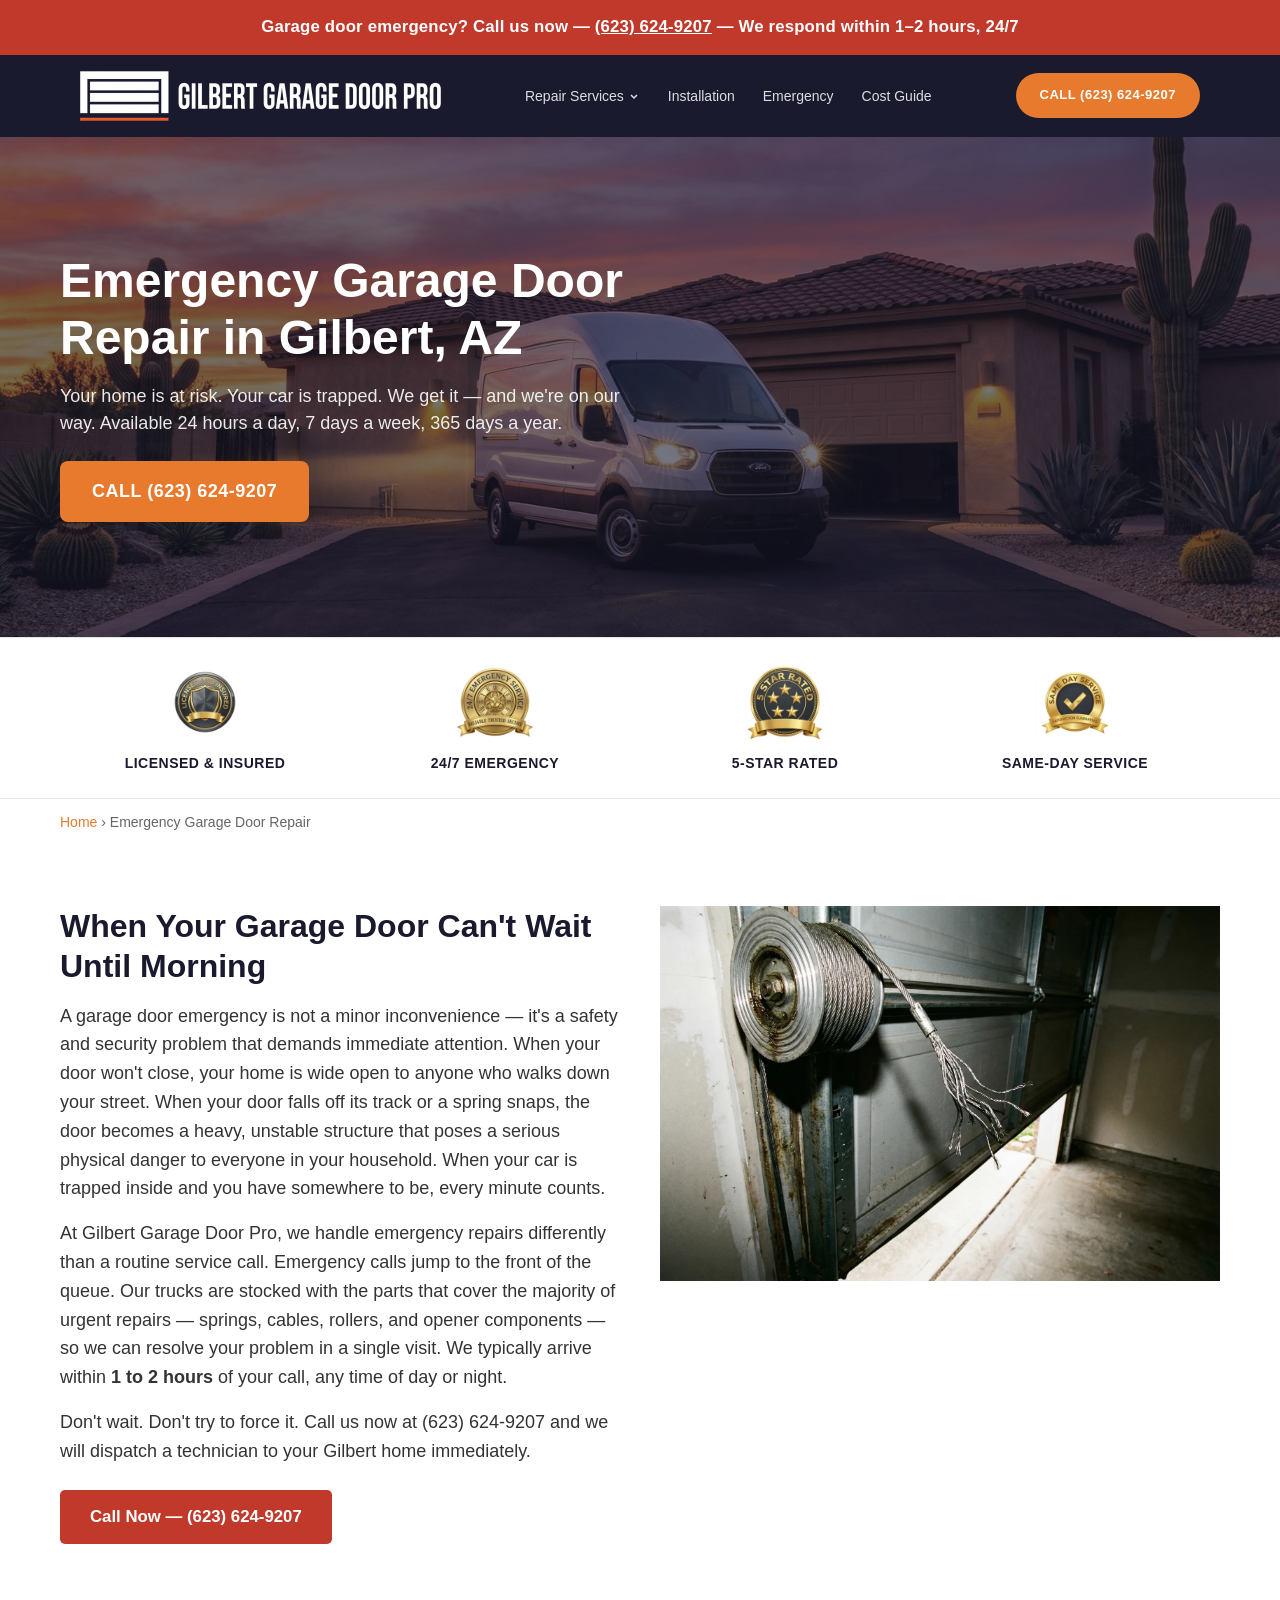
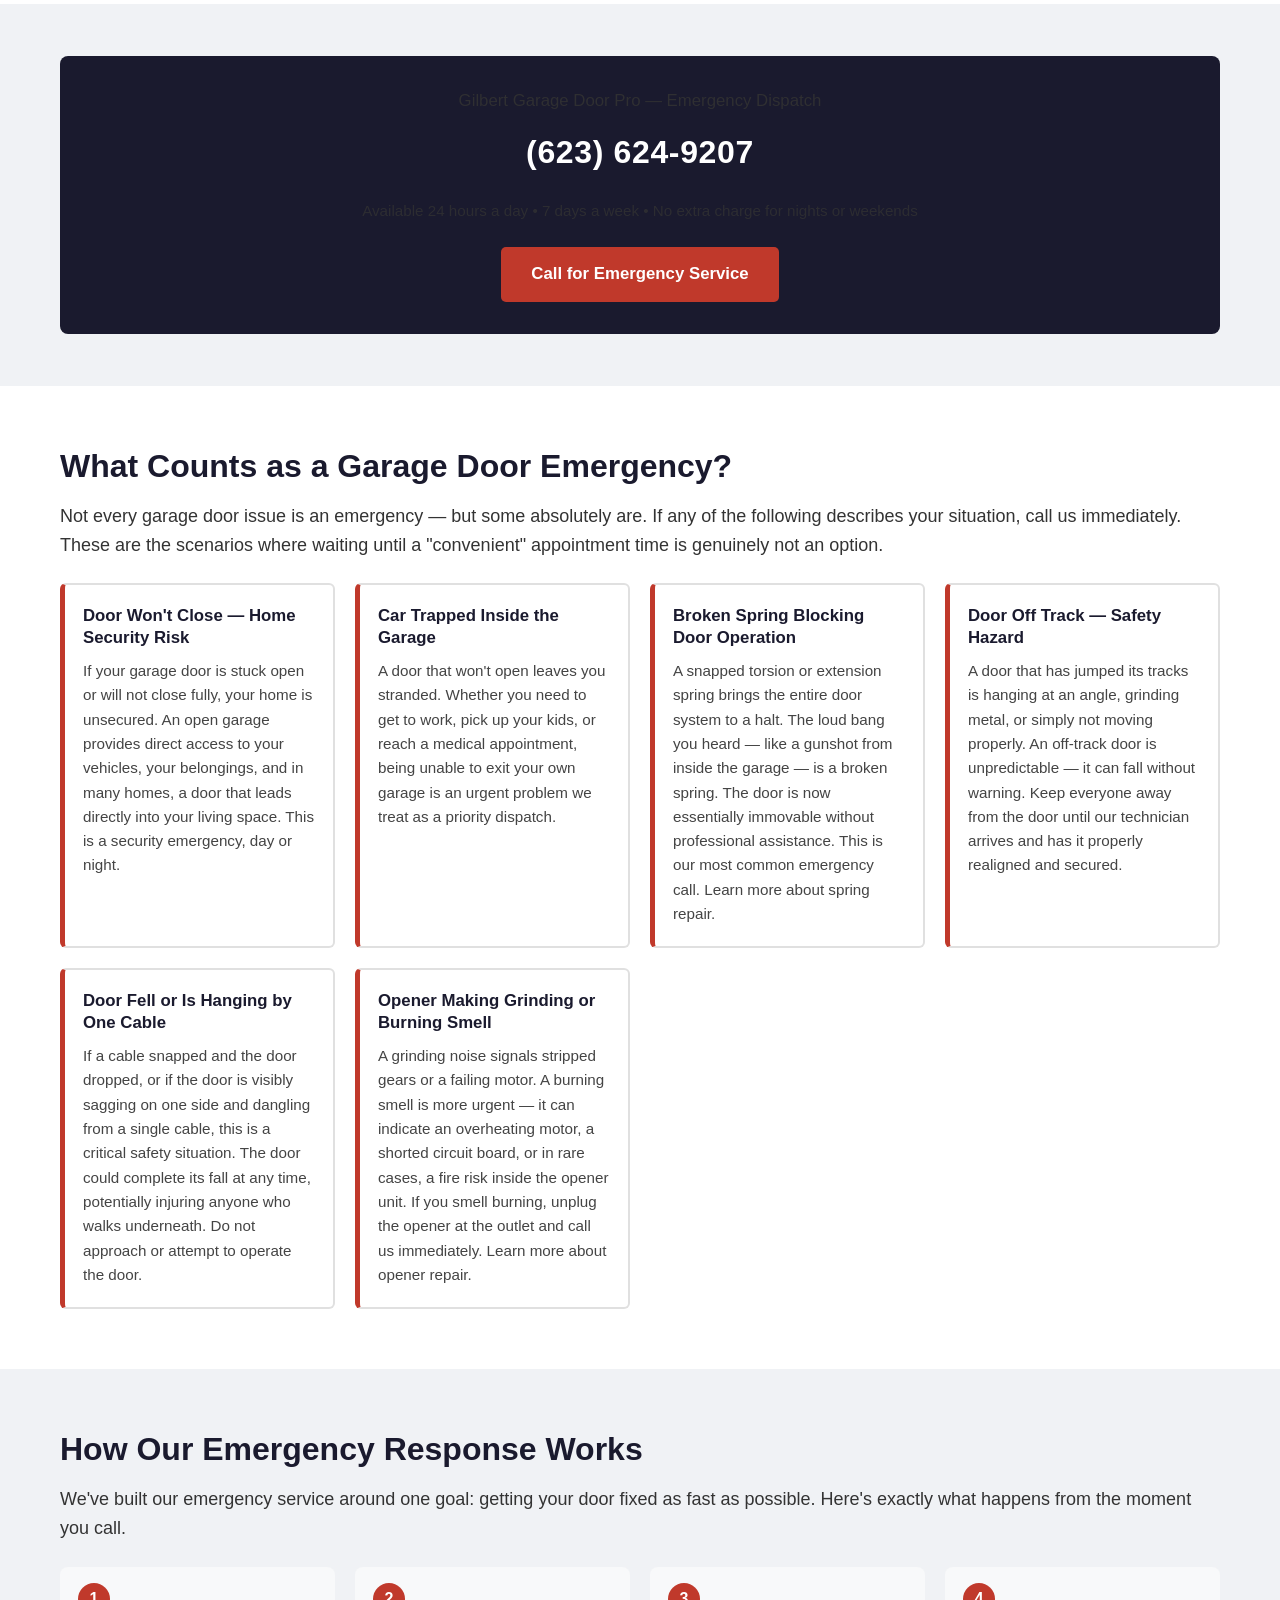
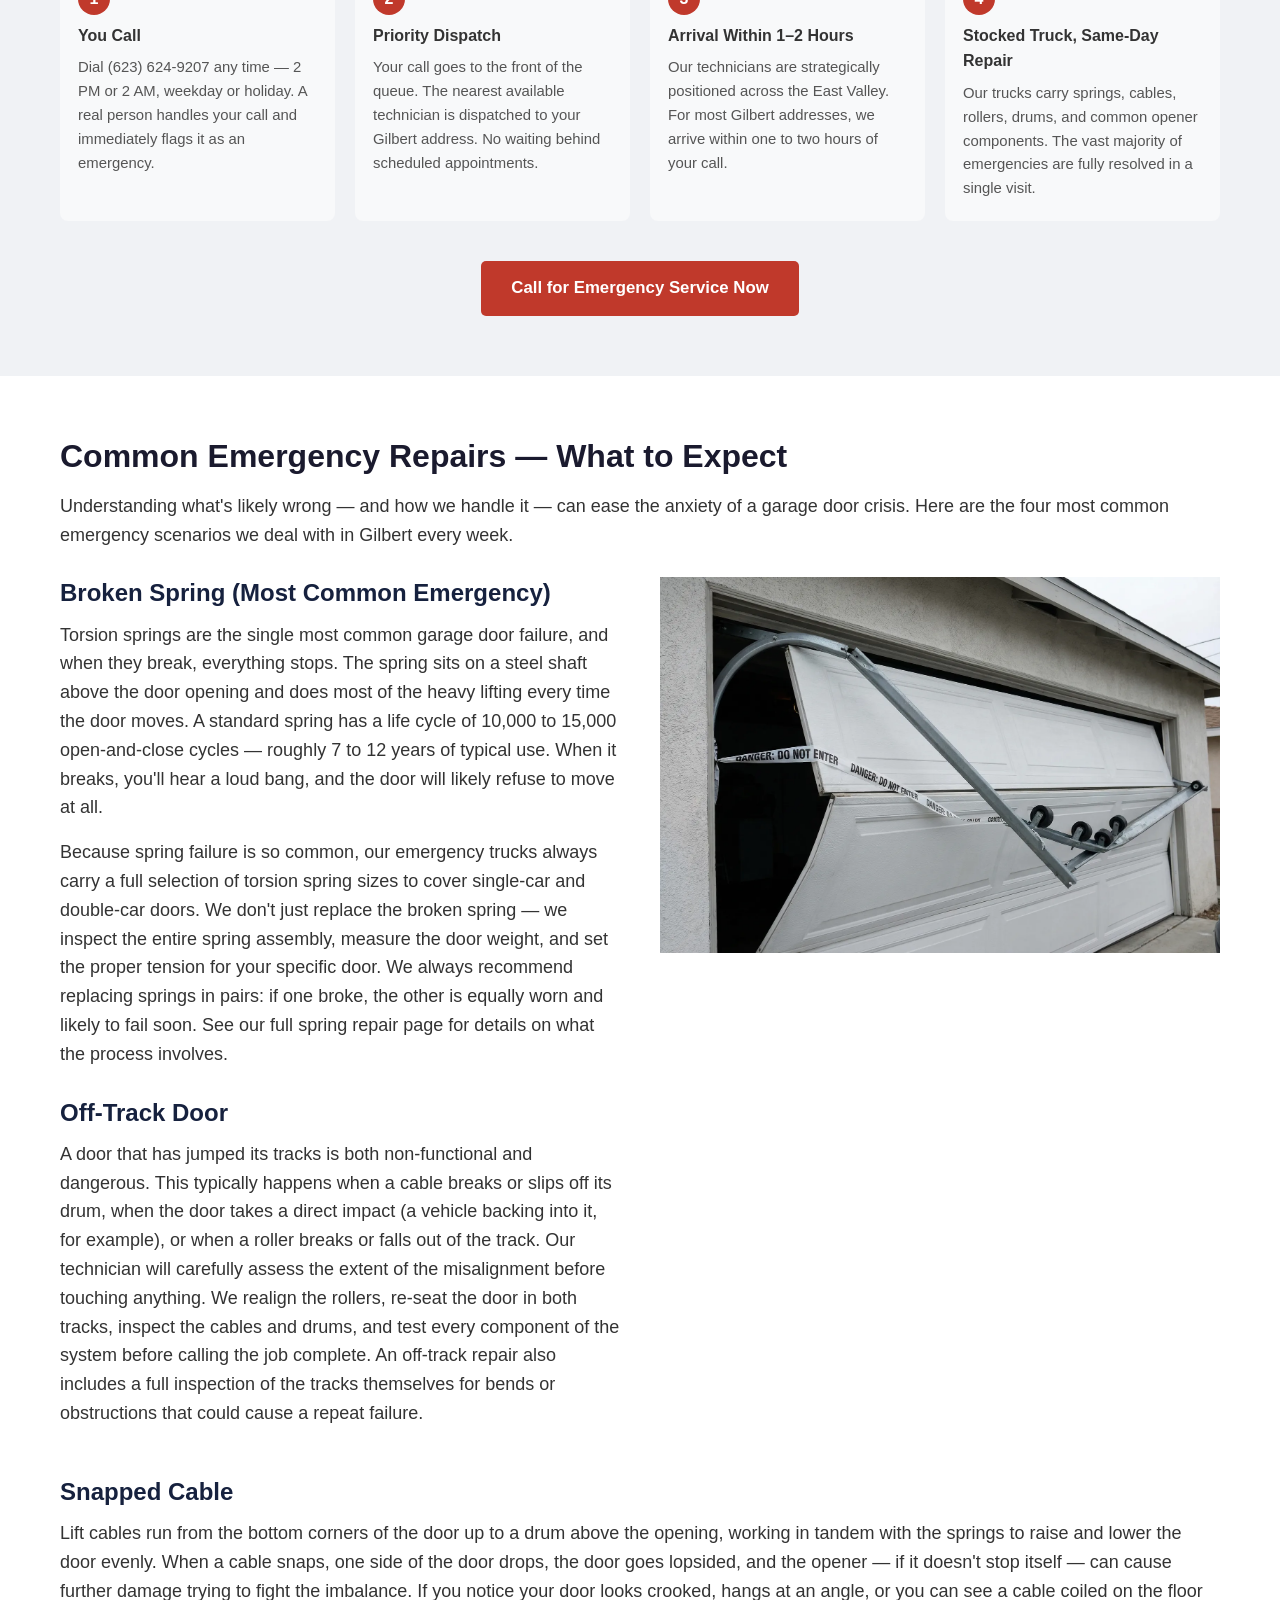
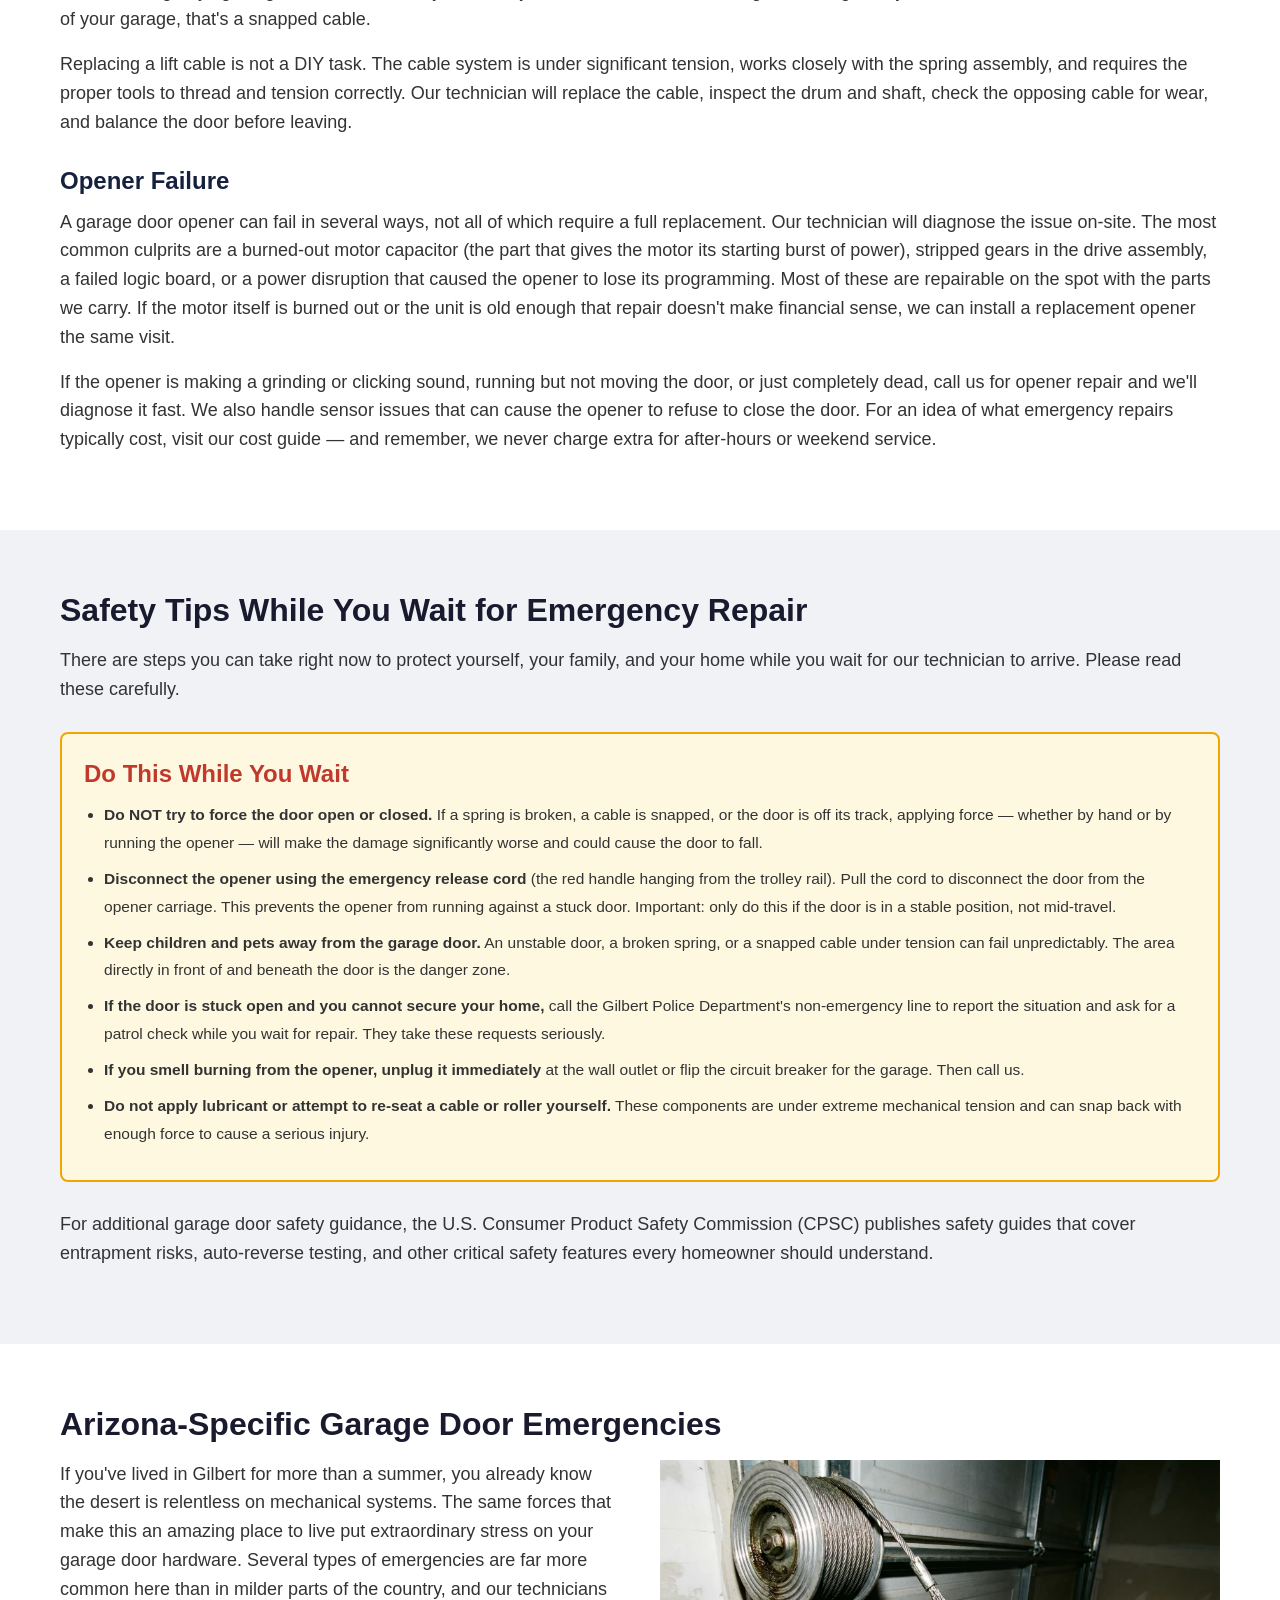
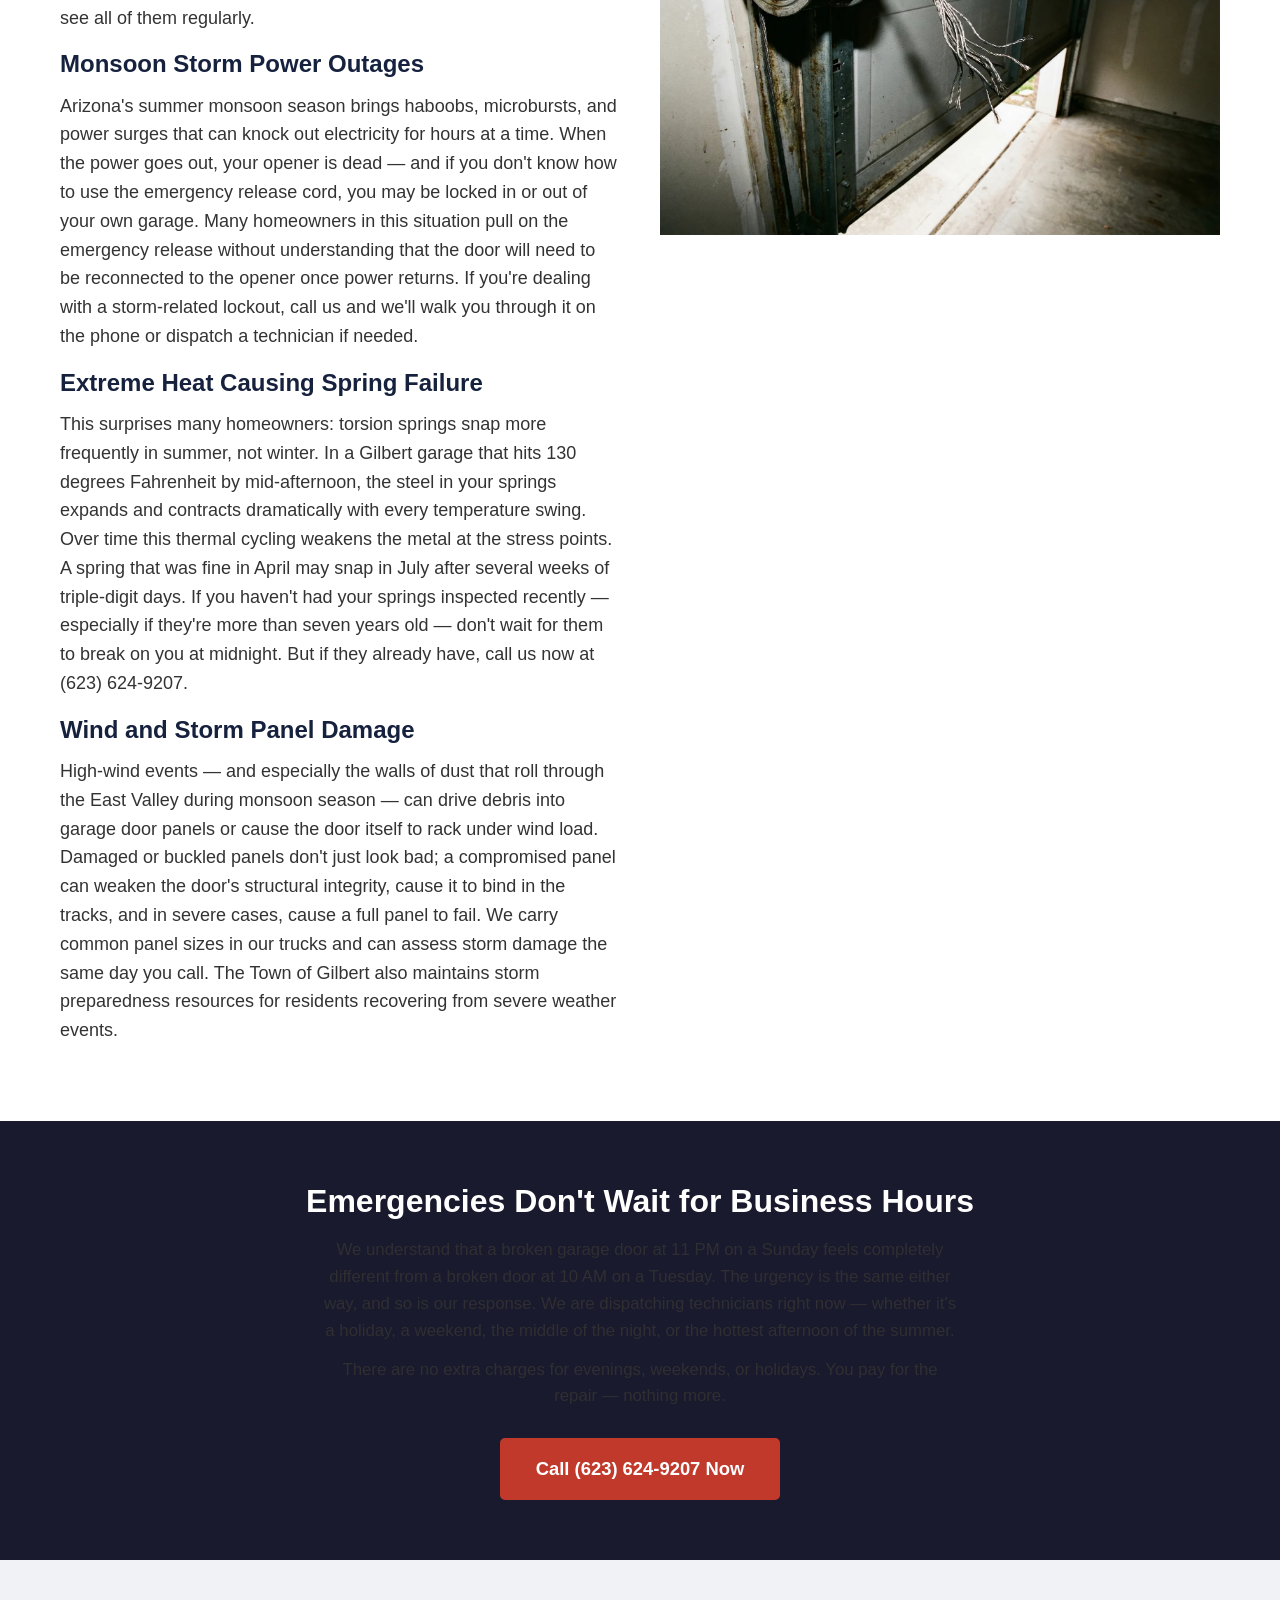
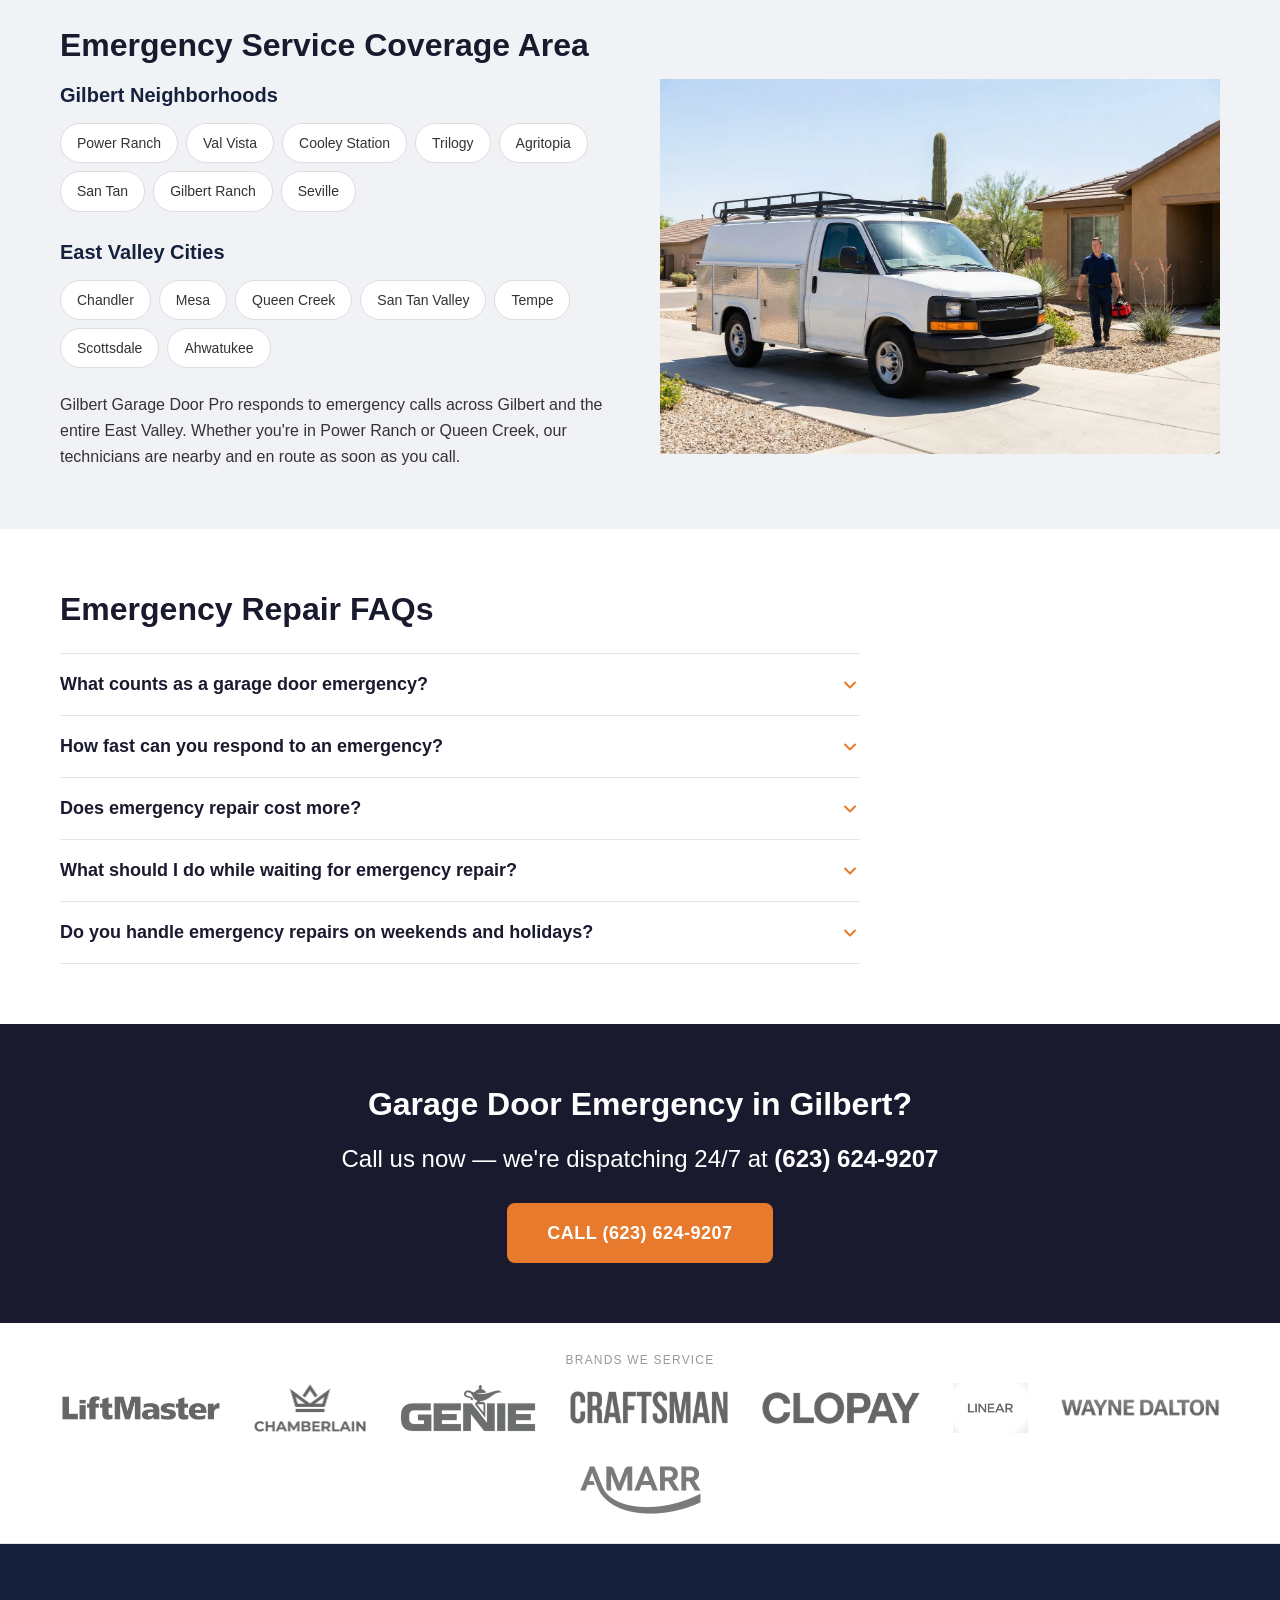
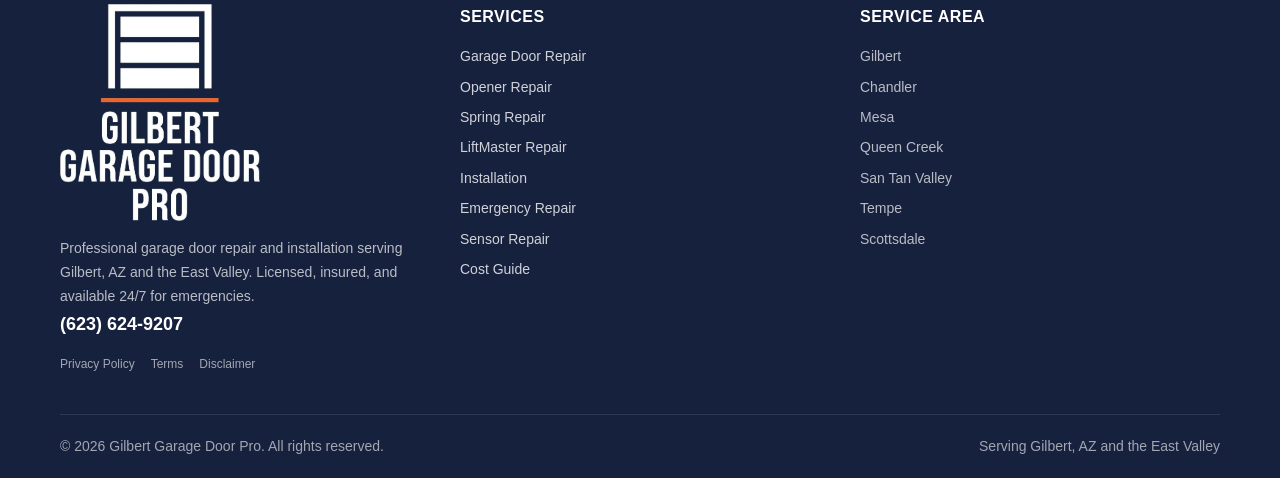
<file: emergency-garage-door-repair.html>
<!DOCTYPE html>
<html lang="en">
<head>
<!-- Google Tag Manager -->
<script>(function(w,d,s,l,i){w[l]=w[l]||[];w[l].push({'gtm.start':
new Date().getTime(),event:'gtm.js'});var f=d.getElementsByTagName(s)[0],
j=d.createElement(s),dl=l!='dataLayer'?'&l='+l:'';j.async=true;j.src=
'https://www.googletagmanager.com/gtm.js?id='+i+dl;f.parentNode.insertBefore(j,f);
})(window,document,'script','dataLayer','GTM-MW5MWK5L');</script>
<!-- End Google Tag Manager -->
<!-- Google Analytics 4 -->
<script async src="https://www.googletagmanager.com/gtag/js?id=G-VV5WH1M294"></script>
<script>
  window.dataLayer = window.dataLayer || [];
  function gtag(){dataLayer.push(arguments);}
  gtag('js', new Date());
  gtag('config', 'G-VV5WH1M294');
</script>
<!-- End Google Analytics 4 -->
  <meta charset="UTF-8">
  <meta name="viewport" content="width=device-width, initial-scale=1.0">
  <title>Emergency Garage Door Repair Gilbert AZ | 24/7 Service</title>
  <meta name="description" content="Emergency garage door repair in Gilbert, AZ. Available 24/7. Broken springs, stuck doors, off-track repairs. Fast response. Call now.">
  <link rel="canonical" href="https://gilbertgaragedoorpro.com/emergency-garage-door-repair.html">
  <meta property="og:title" content="Emergency Garage Door Repair Gilbert AZ | 24/7 Service">
  <meta property="og:description" content="Emergency garage door repair in Gilbert, AZ. Available 24/7. Broken springs, stuck doors, off-track repairs. Fast response. Call now.">
  <meta property="og:type" content="website">
  <meta property="og:url" content="https://gilbertgaragedoorpro.com/emergency-garage-door-repair.html">
  <meta property="og:image" content="https://gilbertgaragedoorpro.com/images/emergency_hero.jpg">
  <link rel="preload" as="image" href="images/emergency_hero.jpg">
  <link rel="icon" type="image/png" href="images/favicon.png">
  <link rel="apple-touch-icon" href="images/apple-touch-icon.png">
  <link rel="stylesheet" href="css/style.css">
  <style>
    /* Emergency page urgency overrides */
    .emergency-alert {
      background-color: #c0392b;
      color: #fff;
      text-align: center;
      padding: 14px 20px;
      font-size: 1.05rem;
      font-weight: 600;
      letter-spacing: 0.01em;
    }
    .emergency-alert a {
      color: #fff;
      text-decoration: underline;
    }
    .emergency-cta-block {
      background: #1a1a2e;
      color: #fff;
      border-radius: 8px;
      padding: 32px 28px;
      margin: 32px 0;
      text-align: center;
    }
    .emergency-cta-block p {
      margin: 0 0 8px;
      font-size: 1.05rem;
      opacity: 0.85;
    }
    .emergency-cta-block .cta-phone {
      display: block;
      font-size: 2rem;
      font-weight: 700;
      color: #fff;
      text-decoration: none;
      margin: 12px 0 20px;
      letter-spacing: 0.02em;
    }
    .emergency-cta-block .cta-phone:hover {
      color: #f0a500;
    }
    .emergency-scenarios {
      display: grid;
      grid-template-columns: repeat(auto-fit, minmax(260px, 1fr));
      gap: 20px;
      margin-top: 24px;
    }
    .scenario-card {
      background: #fff;
      border: 2px solid #e0e0e0;
      border-left: 5px solid #c0392b;
      border-radius: 6px;
      padding: 20px 18px;
    }
    .scenario-card h3 {
      margin: 0 0 10px;
      font-size: 1.05rem;
      color: #1a1a2e;
    }
    .scenario-card p {
      margin: 0;
      font-size: 0.95rem;
      color: #444;
    }
    .safety-box {
      background: #fff8e1;
      border: 2px solid #f0a500;
      border-radius: 8px;
      padding: 24px 22px;
      margin: 28px 0;
    }
    .safety-box h3 {
      color: #c0392b;
      margin-top: 0;
    }
    .safety-box ul {
      margin: 12px 0 0;
      padding-left: 20px;
    }
    .safety-box ul li {
      margin-bottom: 8px;
      font-size: 0.97rem;
    }
    .response-steps {
      display: flex;
      flex-wrap: wrap;
      gap: 20px;
      margin-top: 24px;
      counter-reset: steps;
    }
    .response-step {
      flex: 1 1 200px;
      background: #f8f9fa;
      border-radius: 8px;
      padding: 20px 18px;
      position: relative;
      padding-top: 56px;
    }
    .response-step::before {
      counter-increment: steps;
      content: counter(steps);
      position: absolute;
      top: 16px;
      left: 18px;
      width: 32px;
      height: 32px;
      background: #c0392b;
      color: #fff;
      border-radius: 50%;
      display: flex;
      align-items: center;
      justify-content: center;
      font-weight: 700;
      font-size: 1rem;
    }
    .response-step h4 {
      margin: 0 0 8px;
      font-size: 1rem;
    }
    .response-step p {
      margin: 0;
      font-size: 0.93rem;
      color: #555;
    }
    .inline-cta {
      background: #c0392b;
      color: #fff;
      display: inline-block;
      padding: 14px 30px;
      border-radius: 5px;
      font-weight: 700;
      font-size: 1.05rem;
      text-decoration: none;
      margin-top: 8px;
    }
    .inline-cta:hover {
      background: #a93226;
      color: #fff;
    }
    .inline-cta-secondary {
      background: #1a1a2e;
      color: #fff;
      display: inline-block;
      padding: 14px 30px;
      border-radius: 5px;
      font-weight: 700;
      font-size: 1.05rem;
      text-decoration: none;
      margin-top: 8px;
      margin-left: 12px;
    }
    .inline-cta-secondary:hover {
      background: #2c2c4e;
      color: #fff;
    }
    @media (max-width: 600px) {
      .emergency-cta-block .cta-phone { font-size: 1.5rem; }
      .inline-cta-secondary { margin-left: 0; margin-top: 12px; display: block; text-align: center; }
    }
  </style>
</head>
<body>
<!-- Google Tag Manager (noscript) -->
<noscript><iframe src="https://www.googletagmanager.com/ns.html?id=GTM-MW5MWK5L"
height="0" width="0" style="display:none;visibility:hidden"></iframe></noscript>
<!-- End Google Tag Manager (noscript) -->

  <!-- Emergency Alert Bar -->
  <div class="emergency-alert">
    Garage door emergency? Call us now — <a href="tel:+16236249207">(623) 624-9207</a> &mdash; We respond within 1&ndash;2 hours, 24/7
  </div>

  <!-- Header -->
  <header class="site-header">
    <div class="container">
      <div class="header-inner">
        <a href="index.html" class="logo">
          <img src="images/logo_white.png" alt="Gilbert Garage Door Pro" width="200" height="28">
        </a>
        <nav class="nav-menu">
          <div class="nav-dropdown">
            <button class="nav-dropdown-toggle">Repair Services <svg class="dropdown-arrow" width="12" height="12" viewBox="0 0 12 12"><path d="M3 5L6 8L9 5" stroke="currentColor" stroke-width="1.5" fill="none"/></svg></button>
            <div class="nav-dropdown-menu">
              <a href="garage-door-repair.html">Door Repair</a>
              <a href="garage-door-opener-repair.html">Opener Repair</a>
              <a href="garage-door-spring-repair.html">Spring Repair</a>
              <a href="garage-door-sensor-repair.html">Sensor Repair</a>
              <a href="liftmaster-garage-door-repair.html">LiftMaster Repair</a>
            </div>
          </div>
          <a href="garage-door-installation.html">Installation</a>
          <a href="emergency-garage-door-repair.html" aria-current="page">Emergency</a>
          <a href="garage-door-repair-cost.html">Cost Guide</a>
        </nav>

        <a href="tel:+16236249207" class="header-cta btn-primary">Call (623) 624-9207</a>
        <button class="menu-toggle" aria-expanded="false" aria-label="Menu">
          <span></span>
          <span></span>
          <span></span>
        </button>
      </div>
    </div>
  </header>

  <!-- Hero -->
  <section class="hero" style="background-image: url('images/emergency_hero.jpg');">
    <div class="hero-overlay">
      <div class="container">
        <h1>Emergency Garage Door Repair in Gilbert, AZ</h1>
        <p class="hero-subtitle">Your home is at risk. Your car is trapped. We get it — and we're on our way. Available 24 hours a day, 7 days a week, 365 days a year.</p>
        <a href="tel:+16236249207" class="btn-primary">Call (623) 624-9207</a>
      </div>
    </div>
  </section>

  <!-- Trust Bar -->
  <section class="trust-bar">
    <div class="container">
      <div class="trust-item">
        <picture>
          <source srcset="images/badges/badge_licensed.webp" type="image/webp">
          <img src="images/badges/badge_licensed.png" alt="Licensed and Insured" width="80" height="80" loading="lazy">
        </picture>
        <span class="trust-label">Licensed &amp; Insured</span>
      </div>
      <div class="trust-item">
        <picture>
          <source srcset="images/badges/badge_emergency.webp" type="image/webp">
          <img src="images/badges/badge_emergency.png" alt="24/7 Emergency Service" width="80" height="80" loading="lazy">
        </picture>
        <span class="trust-label">24/7 Emergency</span>
      </div>
      <div class="trust-item">
        <picture>
          <source srcset="images/badges/badge_rated.webp" type="image/webp">
          <img src="images/badges/badge_rated.png" alt="5 Star Rated" width="80" height="80" loading="lazy">
        </picture>
        <span class="trust-label">5-Star Rated</span>
      </div>
      <div class="trust-item">
        <picture>
          <source srcset="images/badges/badge_sameday.webp" type="image/webp">
          <img src="images/badges/badge_sameday.png" alt="Same Day Service" width="80" height="80" loading="lazy">
        </picture>
        <span class="trust-label">Same-Day Service</span>
      </div>
    </div>
  </section>

  <!-- Breadcrumb -->
  <nav aria-label="Breadcrumb" class="breadcrumb">
    <div class="container">
      <a href="/">Home</a> &rsaquo; <span>Emergency Garage Door Repair</span>
    </div>
  </nav>

  <!-- Intro + Big CTA -->
  <section class="content-section">
    <div class="container">
      <div class="content-grid">
        <div>
          <h2>When Your Garage Door Can't Wait Until Morning</h2>
          <p>A garage door emergency is not a minor inconvenience — it's a safety and security problem that demands immediate attention. When your door won't close, your home is wide open to anyone who walks down your street. When your door falls off its track or a spring snaps, the door becomes a heavy, unstable structure that poses a serious physical danger to everyone in your household. When your car is trapped inside and you have somewhere to be, every minute counts.</p>
          <p>At Gilbert Garage Door Pro, we handle emergency repairs differently than a routine service call. Emergency calls jump to the front of the queue. Our trucks are stocked with the parts that cover the majority of urgent repairs — springs, cables, rollers, and opener components — so we can resolve your problem in a single visit. We typically arrive within <strong>1 to 2 hours</strong> of your call, any time of day or night.</p>
          <p>Don't wait. Don't try to force it. Call us now at <a href="tel:+16236249207">(623) 624-9207</a> and we will dispatch a technician to your Gilbert home immediately.</p>
          <a href="tel:+16236249207" class="inline-cta">Call Now &mdash; (623) 624-9207</a>
        </div>
        <div>
          <picture>
            <source srcset="images/webp/emergency_cable.webp" type="image/webp">
            <img src="images/emergency_cable.jpg" alt="Technician repairing a snapped garage door cable on an emergency call in Gilbert, AZ" loading="lazy" width="600" height="400">
          </picture>
        </div>
      </div>
    </div>
  </section>

  <!-- Emergency CTA Block -->
  <section class="content-section alt-bg" style="padding-top: 20px; padding-bottom: 20px">
    <div class="container">
      <div class="emergency-cta-block">
        <p>Gilbert Garage Door Pro &mdash; Emergency Dispatch</p>
        <a href="tel:+16236249207" class="cta-phone">(623) 624-9207</a>
        <p style="font-size:0.95rem; opacity:0.75;">Available 24 hours a day &bull; 7 days a week &bull; No extra charge for nights or weekends</p>
        <a href="tel:+16236249207" class="inline-cta" style="margin-top:16px;">Call for Emergency Service</a>
      </div>
    </div>
  </section>

  <!-- What Counts as an Emergency -->
  <section class="content-section">
    <div class="container">
      <h2>What Counts as a Garage Door Emergency?</h2>
      <p>Not every garage door issue is an emergency — but some absolutely are. If any of the following describes your situation, call us immediately. These are the scenarios where waiting until a "convenient" appointment time is genuinely not an option.</p>

      <div class="emergency-scenarios">
        <div class="scenario-card">
          <h3>Door Won't Close — Home Security Risk</h3>
          <p>If your garage door is stuck open or will not close fully, your home is unsecured. An open garage provides direct access to your vehicles, your belongings, and in many homes, a door that leads directly into your living space. This is a security emergency, day or night.</p>
        </div>
        <div class="scenario-card">
          <h3>Car Trapped Inside the Garage</h3>
          <p>A door that won't open leaves you stranded. Whether you need to get to work, pick up your kids, or reach a medical appointment, being unable to exit your own garage is an urgent problem we treat as a priority dispatch.</p>
        </div>
        <div class="scenario-card">
          <h3>Broken Spring Blocking Door Operation</h3>
          <p>A snapped torsion or extension spring brings the entire door system to a halt. The loud bang you heard — like a gunshot from inside the garage — is a broken spring. The door is now essentially immovable without professional assistance. This is our most common emergency call. <a href="garage-door-spring-repair.html">Learn more about spring repair.</a></p>
        </div>
        <div class="scenario-card">
          <h3>Door Off Track — Safety Hazard</h3>
          <p>A door that has jumped its tracks is hanging at an angle, grinding metal, or simply not moving properly. An off-track door is unpredictable — it can fall without warning. Keep everyone away from the door until our technician arrives and has it properly realigned and secured.</p>
        </div>
        <div class="scenario-card">
          <h3>Door Fell or Is Hanging by One Cable</h3>
          <p>If a cable snapped and the door dropped, or if the door is visibly sagging on one side and dangling from a single cable, this is a critical safety situation. The door could complete its fall at any time, potentially injuring anyone who walks underneath. Do not approach or attempt to operate the door.</p>
        </div>
        <div class="scenario-card">
          <h3>Opener Making Grinding or Burning Smell</h3>
          <p>A grinding noise signals stripped gears or a failing motor. A burning smell is more urgent — it can indicate an overheating motor, a shorted circuit board, or in rare cases, a fire risk inside the opener unit. If you smell burning, unplug the opener at the outlet and call us immediately. Learn more about <a href="garage-door-opener-repair.html">opener repair.</a></p>
        </div>
      </div>
    </div>
  </section>

  <!-- Response Time + How It Works -->
  <section class="content-section alt-bg">
    <div class="container">
      <h2>How Our Emergency Response Works</h2>
      <p>We've built our emergency service around one goal: getting your door fixed as fast as possible. Here's exactly what happens from the moment you call.</p>

      <div class="response-steps">
        <div class="response-step">
          <h4>You Call</h4>
          <p>Dial <a href="tel:+16236249207">(623) 624-9207</a> any time — 2 PM or 2 AM, weekday or holiday. A real person handles your call and immediately flags it as an emergency.</p>
        </div>
        <div class="response-step">
          <h4>Priority Dispatch</h4>
          <p>Your call goes to the front of the queue. The nearest available technician is dispatched to your Gilbert address. No waiting behind scheduled appointments.</p>
        </div>
        <div class="response-step">
          <h4>Arrival Within 1&ndash;2 Hours</h4>
          <p>Our technicians are strategically positioned across the East Valley. For most Gilbert addresses, we arrive within one to two hours of your call.</p>
        </div>
        <div class="response-step">
          <h4>Stocked Truck, Same-Day Repair</h4>
          <p>Our trucks carry springs, cables, rollers, drums, and common opener components. The vast majority of emergencies are fully resolved in a single visit.</p>
        </div>
      </div>

      <div style="margin-top: 32px; text-align: center;">
        <a href="tel:+16236249207" class="inline-cta">Call for Emergency Service Now</a>
      </div>
    </div>
  </section>

  <!-- Common Emergency Repairs -->
  <section class="content-section">
    <div class="container">
      <h2>Common Emergency Repairs &mdash; What to Expect</h2>
      <p>Understanding what's likely wrong — and how we handle it — can ease the anxiety of a garage door crisis. Here are the four most common emergency scenarios we deal with in Gilbert every week.</p>

      <div class="content-grid" style="margin-top: 28px;">
        <div>
          <h3>Broken Spring (Most Common Emergency)</h3>
          <p>Torsion springs are the single most common garage door failure, and when they break, everything stops. The spring sits on a steel shaft above the door opening and does most of the heavy lifting every time the door moves. A standard spring has a life cycle of 10,000 to 15,000 open-and-close cycles — roughly 7 to 12 years of typical use. When it breaks, you'll hear a loud bang, and the door will likely refuse to move at all.</p>
          <p>Because spring failure is so common, our emergency trucks always carry a full selection of torsion spring sizes to cover single-car and double-car doors. We don't just replace the broken spring — we inspect the entire spring assembly, measure the door weight, and set the proper tension for your specific door. We always recommend replacing springs in pairs: if one broke, the other is equally worn and likely to fail soon. See our full <a href="garage-door-spring-repair.html">spring repair page</a> for details on what the process involves.</p>

          <h3 style="margin-top: 28px;">Off-Track Door</h3>
          <p>A door that has jumped its tracks is both non-functional and dangerous. This typically happens when a cable breaks or slips off its drum, when the door takes a direct impact (a vehicle backing into it, for example), or when a roller breaks or falls out of the track. Our technician will carefully assess the extent of the misalignment before touching anything. We realign the rollers, re-seat the door in both tracks, inspect the cables and drums, and test every component of the system before calling the job complete. An off-track repair also includes a full inspection of the tracks themselves for bends or obstructions that could cause a repeat failure.</p>
        </div>
        <div>
          <picture>
            <source srcset="images/webp/emergency_offtrack.webp" type="image/webp">
            <img src="images/emergency_offtrack.jpg" alt="Garage door off its track — a common emergency repair in Gilbert, AZ" loading="lazy" width="600" height="400">
          </picture>
        </div>
      </div>

      <div style="margin-top: 32px;">
        <h3>Snapped Cable</h3>
        <p>Lift cables run from the bottom corners of the door up to a drum above the opening, working in tandem with the springs to raise and lower the door evenly. When a cable snaps, one side of the door drops, the door goes lopsided, and the opener — if it doesn't stop itself — can cause further damage trying to fight the imbalance. If you notice your door looks crooked, hangs at an angle, or you can see a cable coiled on the floor of your garage, that's a snapped cable.</p>
        <p>Replacing a lift cable is not a DIY task. The cable system is under significant tension, works closely with the spring assembly, and requires the proper tools to thread and tension correctly. Our technician will replace the cable, inspect the drum and shaft, check the opposing cable for wear, and balance the door before leaving.</p>

        <h3 style="margin-top: 28px;">Opener Failure</h3>
        <p>A garage door opener can fail in several ways, not all of which require a full replacement. Our technician will diagnose the issue on-site. The most common culprits are a burned-out motor capacitor (the part that gives the motor its starting burst of power), stripped gears in the drive assembly, a failed logic board, or a power disruption that caused the opener to lose its programming. Most of these are repairable on the spot with the parts we carry. If the motor itself is burned out or the unit is old enough that repair doesn't make financial sense, we can install a replacement opener the same visit.</p>
        <p>If the opener is making a grinding or clicking sound, running but not moving the door, or just completely dead, <a href="garage-door-opener-repair.html">call us for opener repair</a> and we'll diagnose it fast. We also handle <a href="garage-door-sensor-repair.html">sensor issues</a> that can cause the opener to refuse to close the door. For an idea of what emergency repairs typically cost, visit our <a href="garage-door-repair-cost.html">cost guide</a> — and remember, we never charge extra for after-hours or weekend service.</p>
      </div>
    </div>
  </section>

  <!-- Safety Tips -->
  <section class="content-section alt-bg">
    <div class="container">
      <h2>Safety Tips While You Wait for Emergency Repair</h2>
      <p>There are steps you can take right now to protect yourself, your family, and your home while you wait for our technician to arrive. Please read these carefully.</p>

      <div class="safety-box">
        <h3>Do This While You Wait</h3>
        <ul>
          <li><strong>Do NOT try to force the door open or closed.</strong> If a spring is broken, a cable is snapped, or the door is off its track, applying force — whether by hand or by running the opener — will make the damage significantly worse and could cause the door to fall.</li>
          <li><strong>Disconnect the opener using the emergency release cord</strong> (the red handle hanging from the trolley rail). Pull the cord to disconnect the door from the opener carriage. This prevents the opener from running against a stuck door. Important: only do this if the door is in a stable position, not mid-travel.</li>
          <li><strong>Keep children and pets away from the garage door.</strong> An unstable door, a broken spring, or a snapped cable under tension can fail unpredictably. The area directly in front of and beneath the door is the danger zone.</li>
          <li><strong>If the door is stuck open and you cannot secure your home,</strong> call the Gilbert Police Department's non-emergency line to report the situation and ask for a patrol check while you wait for repair. They take these requests seriously.</li>
          <li><strong>If you smell burning from the opener, unplug it immediately</strong> at the wall outlet or flip the circuit breaker for the garage. Then call us.</li>
          <li><strong>Do not apply lubricant or attempt to re-seat a cable or roller yourself.</strong> These components are under extreme mechanical tension and can snap back with enough force to cause a serious injury.</li>
        </ul>
      </div>

      <p>For additional garage door safety guidance, the <a href="https://www.cpsc.gov/Safety-Education/Safety-Guides/Home/Garage-Doors" target="_blank" rel="noopener">U.S. Consumer Product Safety Commission (CPSC)</a> publishes safety guides that cover entrapment risks, auto-reverse testing, and other critical safety features every homeowner should understand.</p>
    </div>
  </section>

  <!-- Arizona-Specific Emergencies -->
  <section class="content-section">
    <div class="container">
      <h2>Arizona-Specific Garage Door Emergencies</h2>
      <div class="content-grid">
        <div>
          <p>If you've lived in Gilbert for more than a summer, you already know the desert is relentless on mechanical systems. The same forces that make this an amazing place to live put extraordinary stress on your garage door hardware. Several types of emergencies are far more common here than in milder parts of the country, and our technicians see all of them regularly.</p>

          <h3>Monsoon Storm Power Outages</h3>
          <p>Arizona's summer monsoon season brings haboobs, microbursts, and power surges that can knock out electricity for hours at a time. When the power goes out, your opener is dead — and if you don't know how to use the emergency release cord, you may be locked in or out of your own garage. Many homeowners in this situation pull on the emergency release without understanding that the door will need to be reconnected to the opener once power returns. If you're dealing with a storm-related lockout, call us and we'll walk you through it on the phone or dispatch a technician if needed.</p>

          <h3>Extreme Heat Causing Spring Failure</h3>
          <p>This surprises many homeowners: torsion springs snap more frequently in summer, not winter. In a Gilbert garage that hits 130 degrees Fahrenheit by mid-afternoon, the steel in your springs expands and contracts dramatically with every temperature swing. Over time this thermal cycling weakens the metal at the stress points. A spring that was fine in April may snap in July after several weeks of triple-digit days. If you haven't had your springs inspected recently — especially if they're more than seven years old — don't wait for them to break on you at midnight. But if they already have, call us now at <a href="tel:+16236249207">(623) 624-9207</a>.</p>

          <h3>Wind and Storm Panel Damage</h3>
          <p>High-wind events — and especially the walls of dust that roll through the East Valley during monsoon season — can drive debris into garage door panels or cause the door itself to rack under wind load. Damaged or buckled panels don't just look bad; a compromised panel can weaken the door's structural integrity, cause it to bind in the tracks, and in severe cases, cause a full panel to fail. We carry common panel sizes in our trucks and can assess storm damage the same day you call. The <a href="https://www.gilbertaz.gov/" target="_blank" rel="noopener">Town of Gilbert</a> also maintains storm preparedness resources for residents recovering from severe weather events.</p>
        </div>
        <div>
          <picture>
            <source srcset="images/webp/emergency_cable.webp" type="image/webp">
            <img src="images/emergency_cable.jpg" alt="Emergency garage door cable repair after a monsoon storm in Gilbert, AZ" loading="lazy" width="600" height="400">
          </picture>
        </div>
      </div>
    </div>
  </section>

  <!-- 24/7 Availability -->
  <section class="content-section" style="background-color: #1a1a2e; color: #fff;">
    <div class="container" style="text-align: center;">
      <h2 style="color: #fff;">Emergencies Don't Wait for Business Hours</h2>
      <p style="max-width: 640px; margin: 0 auto 12px; opacity: 0.85; font-size: 1.05rem;">We understand that a broken garage door at 11 PM on a Sunday feels completely different from a broken door at 10 AM on a Tuesday. The urgency is the same either way, and so is our response. We are dispatching technicians right now — whether it's a holiday, a weekend, the middle of the night, or the hottest afternoon of the summer.</p>
      <p style="max-width: 640px; margin: 0 auto 20px; opacity: 0.85; font-size: 1.05rem;">There are no extra charges for evenings, weekends, or holidays. You pay for the repair — nothing more.</p>
      <a href="tel:+16236249207" class="inline-cta" style="font-size:1.15rem; padding: 16px 36px;">Call (623) 624-9207 Now</a>
    </div>
  </section>

  <!-- Service Area -->
  <section class="service-area alt-bg">
    <div class="container">
      <h2>Emergency Service Coverage Area</h2>
      <div class="content-grid">
        <div>
          <h3>Gilbert Neighborhoods</h3>
          <div class="area-tags">
            <span class="area-tag">Power Ranch</span>
            <span class="area-tag">Val Vista</span>
            <span class="area-tag">Cooley Station</span>
            <span class="area-tag">Trilogy</span>
            <span class="area-tag">Agritopia</span>
            <span class="area-tag">San Tan</span>
            <span class="area-tag">Gilbert Ranch</span>
            <span class="area-tag">Seville</span>
          </div>

          <h3>East Valley Cities</h3>
          <div class="area-tags">
            <span class="area-tag">Chandler</span>
            <span class="area-tag">Mesa</span>
            <span class="area-tag">Queen Creek</span>
            <span class="area-tag">San Tan Valley</span>
            <span class="area-tag">Tempe</span>
            <span class="area-tag">Scottsdale</span>
            <span class="area-tag">Ahwatukee</span>
          </div>

          <p>Gilbert Garage Door Pro responds to emergency calls across Gilbert and the entire East Valley. Whether you're in Power Ranch or Queen Creek, our technicians are nearby and en route as soon as you call.</p>
        </div>
        <div>
          <picture>
            <source srcset="images/webp/home_truck.webp" type="image/webp">
            <img src="images/home_truck.jpg" alt="Gilbert Garage Door Pro service truck dispatched for an emergency call in the East Valley" loading="lazy" width="600" height="400">
          </picture>
        </div>
      </div>
    </div>
  </section>

  <!-- FAQ Section -->
  <section class="faq-section content-section">
    <div class="container">
      <h2>Emergency Repair FAQs</h2>

      <div class="faq-item">
        <button class="faq-question">
          <span>What counts as a garage door emergency?</span>
  <svg class="faq-chevron" width="20" height="20" viewBox="0 0 20 20" fill="none" xmlns="http://www.w3.org/2000/svg">
    <path d="M5 7.5L10 12.5L15 7.5" stroke="currentColor" stroke-width="2" stroke-linecap="round" stroke-linejoin="round"/>
  </svg>
        </button>
        <div class="faq-answer">
          <p>Any situation where your garage door won't close (leaving your home unsecured), your car is trapped inside, or the door is hanging unsafely. Broken springs, snapped cables, and off-track doors are the most common emergencies we handle. If your situation feels urgent, it is — call us at <a href="tel:+16236249207">(623) 624-9207</a>.</p>
        </div>
      </div>

      <div class="faq-item">
        <button class="faq-question">
          <span>How fast can you respond to an emergency?</span>
  <svg class="faq-chevron" width="20" height="20" viewBox="0 0 20 20" fill="none" xmlns="http://www.w3.org/2000/svg">
    <path d="M5 7.5L10 12.5L15 7.5" stroke="currentColor" stroke-width="2" stroke-linecap="round" stroke-linejoin="round"/>
  </svg>
        </button>
        <div class="faq-answer">
          <p>We prioritize emergency calls and typically arrive within 1&ndash;2 hours. Our trucks are stocked with common parts so most emergency repairs are completed in a single visit. We serve all Gilbert neighborhoods and the broader East Valley.</p>
        </div>
      </div>

      <div class="faq-item">
        <button class="faq-question">
          <span>Does emergency repair cost more?</span>
  <svg class="faq-chevron" width="20" height="20" viewBox="0 0 20 20" fill="none" xmlns="http://www.w3.org/2000/svg">
    <path d="M5 7.5L10 12.5L15 7.5" stroke="currentColor" stroke-width="2" stroke-linecap="round" stroke-linejoin="round"/>
  </svg>
        </button>
        <div class="faq-answer">
          <p>Our repair pricing is the same regardless of when you call. You won't pay extra for evenings, weekends, or holidays. The only cost is the repair itself. We provide a clear estimate before any work begins.</p>
        </div>
      </div>

      <div class="faq-item">
        <button class="faq-question">
          <span>What should I do while waiting for emergency repair?</span>
  <svg class="faq-chevron" width="20" height="20" viewBox="0 0 20 20" fill="none" xmlns="http://www.w3.org/2000/svg">
    <path d="M5 7.5L10 12.5L15 7.5" stroke="currentColor" stroke-width="2" stroke-linecap="round" stroke-linejoin="round"/>
  </svg>
        </button>
        <div class="faq-answer">
          <p>Do not try to force the door. If it's partially open, pull the emergency release cord (the red handle hanging from the opener rail) to disconnect the opener. Keep children and pets away from the door. If your home is unsecured and you're concerned about safety, call the Gilbert Police Department's non-emergency line. Do not attempt to re-seat a cable or roller yourself.</p>
        </div>
      </div>

      <div class="faq-item">
        <button class="faq-question">
          <span>Do you handle emergency repairs on weekends and holidays?</span>
  <svg class="faq-chevron" width="20" height="20" viewBox="0 0 20 20" fill="none" xmlns="http://www.w3.org/2000/svg">
    <path d="M5 7.5L10 12.5L15 7.5" stroke="currentColor" stroke-width="2" stroke-linecap="round" stroke-linejoin="round"/>
  </svg>
        </button>
        <div class="faq-answer">
          <p>Yes. We're available 24 hours a day, 7 days a week, 365 days a year. Garage door emergencies don't wait for business hours, and neither do we. Call <a href="tel:+16236249207">(623) 624-9207</a> any time.</p>
        </div>
      </div>
    </div>
  </section>

  <!-- CTA Band -->
  <section class="cta-band">
    <div class="container">
      <h2>Garage Door Emergency in Gilbert?</h2>
      <p>Call us now — we're dispatching 24/7 at <a href="tel:+16236249207">(623) 624-9207</a></p>
      <a href="tel:+16236249207" class="btn-primary">Call (623) 624-9207</a>
    </div>
  </section>

  <!-- Brands Bar -->
  <section class="brands-bar">
    <div class="container">
      <p class="brands-label">Brands We Service</p>
      <div class="brands-logos">
        <a href="https://www.liftmaster.com/" target="_blank" rel="noopener" title="LiftMaster">
          <img src="images/brands/liftmaster.png" alt="LiftMaster" width="120" height="40" loading="lazy">
        </a>
        <a href="https://www.chamberlain.com/" target="_blank" rel="noopener" title="Chamberlain">
          <img src="images/brands/chamberlain.png" alt="Chamberlain" width="120" height="40" loading="lazy">
        </a>
        <a href="https://www.geniecompany.com/" target="_blank" rel="noopener" title="Genie">
          <img src="images/brands/genie.png" alt="Genie" width="120" height="40" loading="lazy">
        </a>
        <a href="https://www.craftsman.com/" target="_blank" rel="noopener" title="Craftsman">
          <img src="images/brands/craftsman.png" alt="Craftsman" width="120" height="40" loading="lazy">
        </a>
        <a href="https://www.clopaydoor.com/" target="_blank" rel="noopener" title="Clopay">
          <img src="images/brands/clopay.png" alt="Clopay" width="120" height="40" loading="lazy">
        </a>
        <a href="https://www.linearproaccess.com/" target="_blank" rel="noopener" title="Linear">
          <img src="images/brands/linear.png" alt="Linear" width="120" height="40" loading="lazy">
        </a>
        <a href="https://www.wayne-dalton.com/" target="_blank" rel="noopener" title="Wayne Dalton">
          <img src="images/brands/wayne-dalton.png" alt="Wayne Dalton" width="120" height="40" loading="lazy">
        </a>
        <a href="https://www.amarr.com/" target="_blank" rel="noopener" title="Amarr">
          <img src="images/brands/amarr.png" alt="Amarr" width="120" height="40" loading="lazy">
        </a>
      </div>
    </div>
  </section>

  <!-- Footer -->
  <footer class="site-footer">
    <div class="container">
      <div class="footer-grid">
        <div class="footer-col">
          <a href="/"><img src="images/logo_stacked_white.png" alt="Gilbert Garage Door Pro" width="200" height="200" loading="lazy" style="margin-bottom: 16px;"></a>
          <p>Professional garage door repair and installation serving Gilbert, AZ and the East Valley. Licensed, insured, and available 24/7 for emergencies.</p>
          <p><a href="tel:+16236249207">(623) 624-9207</a></p>
          <div class="footer-legal">
            <a href="privacy-policy.html">Privacy Policy</a>
            <a href="terms.html">Terms</a>
            <a href="disclaimer.html">Disclaimer</a>
          </div>
        </div>
        <div class="footer-col">
          <h3>Services</h3>
          <ul>
            <li><a href="garage-door-repair.html">Garage Door Repair</a></li>
            <li><a href="garage-door-opener-repair.html">Opener Repair</a></li>
            <li><a href="garage-door-spring-repair.html">Spring Repair</a></li>
            <li><a href="liftmaster-garage-door-repair.html">LiftMaster Repair</a></li>
            <li><a href="garage-door-installation.html">Installation</a></li>
            <li><a href="emergency-garage-door-repair.html">Emergency Repair</a></li>
            <li><a href="garage-door-sensor-repair.html">Sensor Repair</a></li>
            <li><a href="garage-door-repair-cost.html">Cost Guide</a></li>
          </ul>
        </div>
        <div class="footer-col">
          <h3>Service Area</h3>
          <ul>
            <li>Gilbert</li>
            <li>Chandler</li>
            <li>Mesa</li>
            <li>Queen Creek</li>
            <li>San Tan Valley</li>
            <li>Tempe</li>
            <li>Scottsdale</li>
          </ul>
        </div>
      </div>
      <div class="footer-bottom">
        <p>&copy; 2026 Gilbert Garage Door Pro. All rights reserved.</p>
        <p>Serving Gilbert, AZ and the East Valley</p>
      </div>
    </div>
  </footer>

  <!-- Mobile Fixed CTA -->
  <div class="mobile-cta">
    <a href="tel:+16236249207">Emergency Line &mdash; (623) 624-9207</a>
  </div>

  <!-- Schema: Service -->
  <script type="application/ld+json">
  {
    "@context": "https://schema.org",
    "@type": "Service",
    "name": "Emergency Garage Door Repair",
    "description": "24/7 emergency garage door repair in Gilbert, AZ. Same-day response for broken springs, off-track doors, snapped cables, and opener failures.",
    "provider": {
      "@type": "LocalBusiness",
      "name": "Gilbert Garage Door Pro",
      "telephone": "(623) 624-9207",
      "url": "https://gilbertgaragedoorpro.com",
      "areaServed": [
        {"@type": "City", "name": "Gilbert", "sameAs": "https://en.wikipedia.org/wiki/Gilbert,_Arizona"},
        {"@type": "City", "name": "Chandler"},
        {"@type": "City", "name": "Mesa"},
        {"@type": "City", "name": "Queen Creek"},
        {"@type": "City", "name": "San Tan Valley"},
        {"@type": "City", "name": "Tempe"}
      ],
      "openingHoursSpecification": {
        "@type": "OpeningHoursSpecification",
        "dayOfWeek": ["Monday","Tuesday","Wednesday","Thursday","Friday","Saturday","Sunday"],
        "opens": "00:00",
        "closes": "23:59"
      }
    },
    "serviceType": "Emergency Garage Door Repair",
    "availableChannel": {
      "@type": "ServiceChannel",
      "servicePhone": {"@type": "ContactPoint", "telephone": "(623) 624-9207", "contactType": "customer service", "availableLanguage": "English", "hoursAvailable": {"@type": "OpeningHoursSpecification", "dayOfWeek": ["Monday","Tuesday","Wednesday","Thursday","Friday","Saturday","Sunday"], "opens": "00:00", "closes": "23:59"}}
    }
  }
  </script>

  <!-- Schema: FAQPage -->
  <script type="application/ld+json">
  {
    "@context": "https://schema.org",
    "@type": "FAQPage",
    "mainEntity": [
      {
        "@type": "Question",
        "name": "What counts as a garage door emergency?",
        "acceptedAnswer": {
          "@type": "Answer",
          "text": "Any situation where your garage door won't close (leaving your home unsecured), your car is trapped inside, or the door is hanging unsafely. Broken springs, snapped cables, and off-track doors are the most common emergencies we handle."
        }
      },
      {
        "@type": "Question",
        "name": "How fast can you respond to an emergency?",
        "acceptedAnswer": {
          "@type": "Answer",
          "text": "We prioritize emergency calls and typically arrive within 1-2 hours. Our trucks are stocked with common parts so most emergency repairs are completed in a single visit."
        }
      },
      {
        "@type": "Question",
        "name": "Does emergency repair cost more?",
        "acceptedAnswer": {
          "@type": "Answer",
          "text": "Our repair pricing is the same regardless of when you call. You won't pay extra for evenings, weekends, or holidays. The only cost is the repair itself."
        }
      },
      {
        "@type": "Question",
        "name": "What should I do while waiting for emergency repair?",
        "acceptedAnswer": {
          "@type": "Answer",
          "text": "Do not try to force the door. If it's partially open, pull the emergency release cord (the red handle hanging from the opener rail) to disconnect the opener. Keep children and pets away from the door. If your home is unsecured, call the Gilbert Police Department's non-emergency line."
        }
      },
      {
        "@type": "Question",
        "name": "Do you handle emergency repairs on weekends and holidays?",
        "acceptedAnswer": {
          "@type": "Answer",
          "text": "Yes. We're available 24 hours a day, 7 days a week, 365 days a year. Garage door emergencies don't wait for business hours, and neither do we."
        }
      }
    ]
  }
  </script>

  <!-- Schema: BreadcrumbList -->
  <script type="application/ld+json">
  {
    "@context": "https://schema.org",
    "@type": "BreadcrumbList",
    "itemListElement": [
      {
        "@type": "ListItem",
        "position": 1,
        "name": "Home",
        "item": "https://gilbertgaragedoorpro.com/"
      },
      {
        "@type": "ListItem",
        "position": 2,
        "name": "Emergency Garage Door Repair",
        "item": "https://gilbertgaragedoorpro.com/emergency-garage-door-repair.html"
      }
    ]
  }
  </script>

  <script src="js/main.js" defer></script>
</body>
</html>
</file>
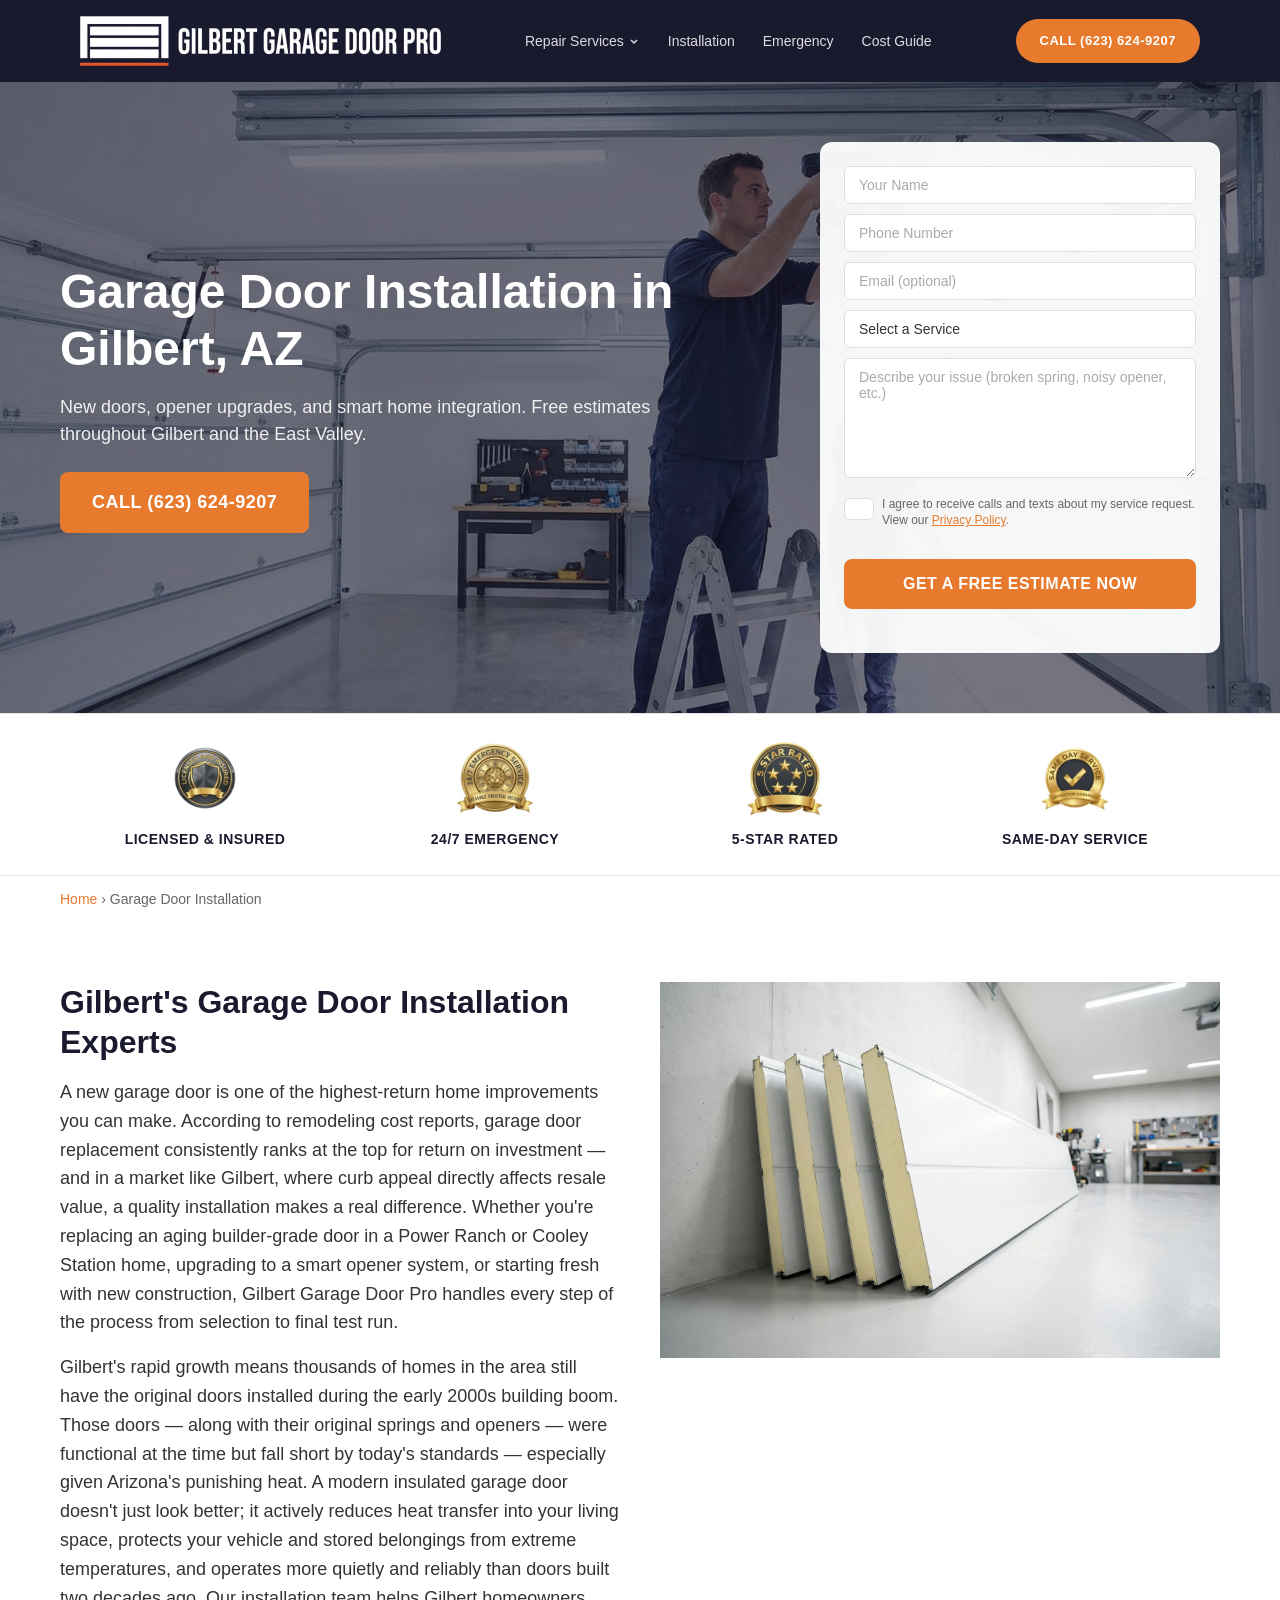
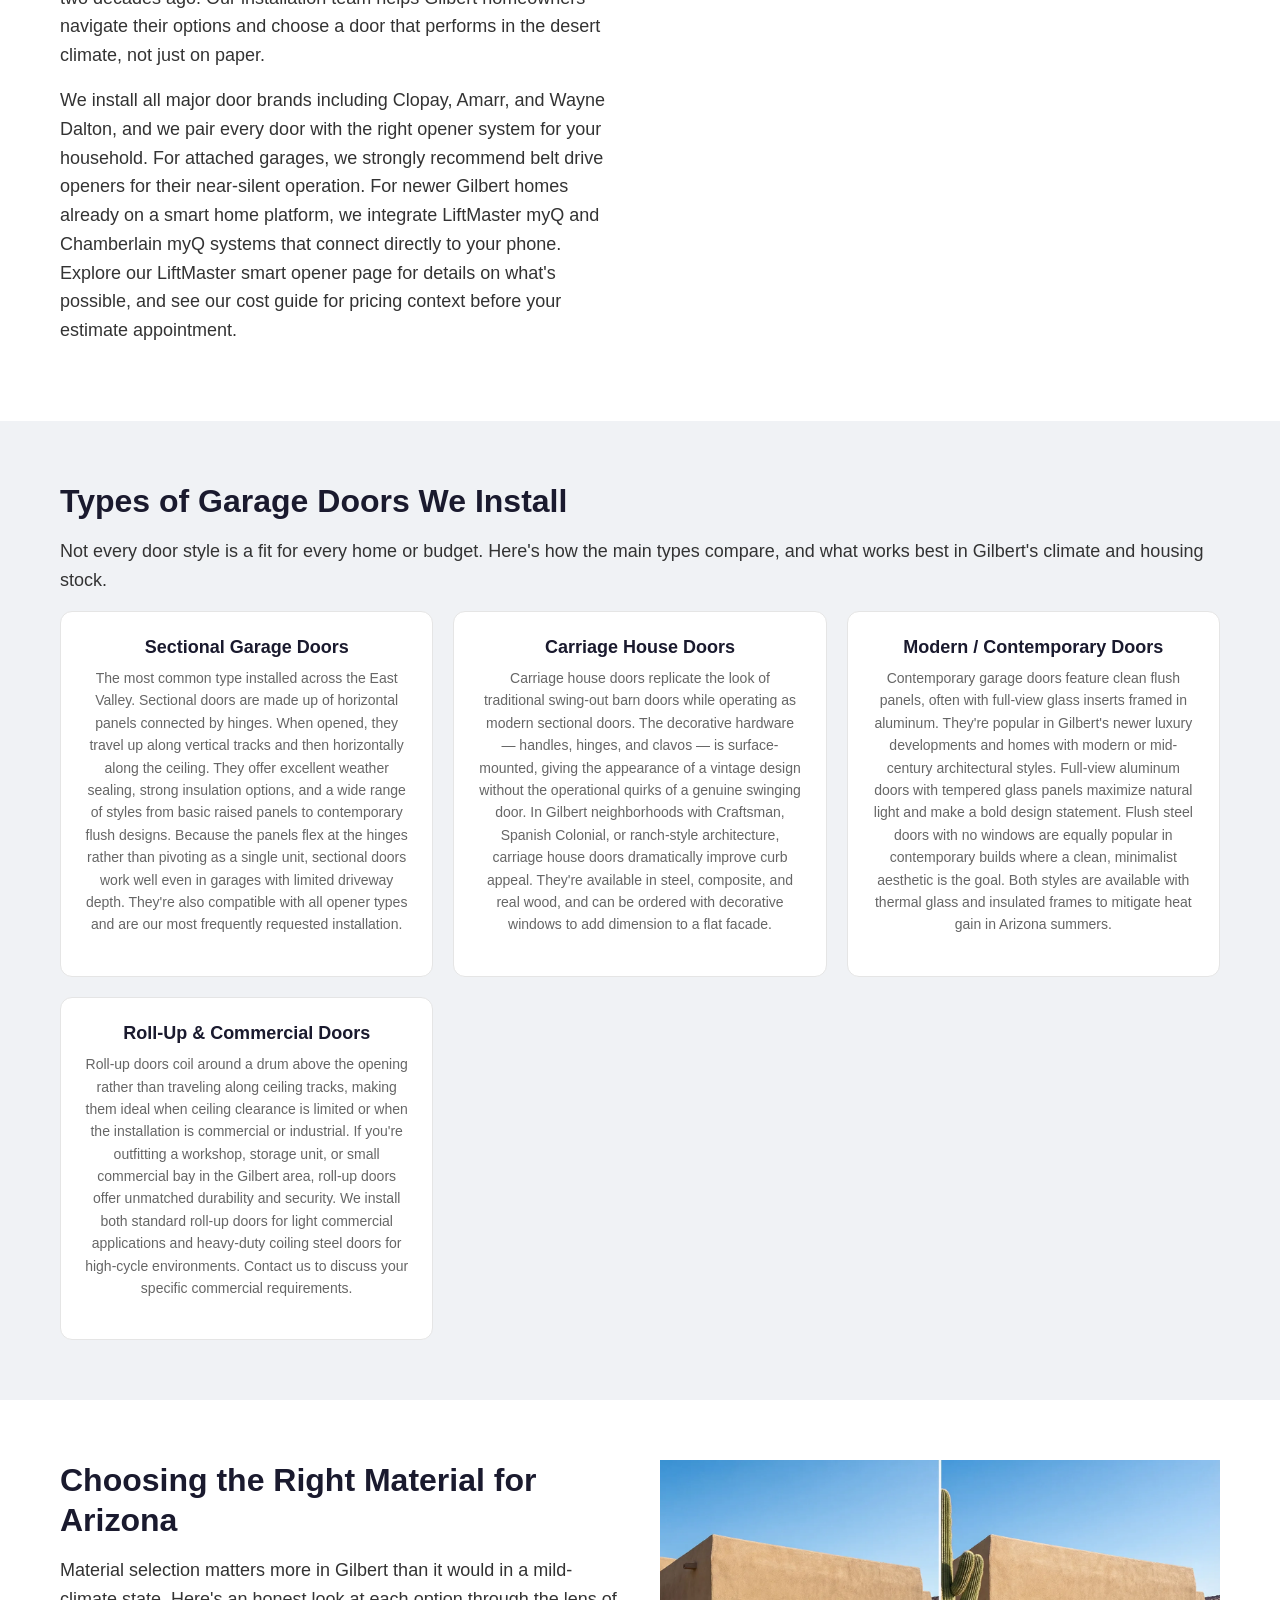
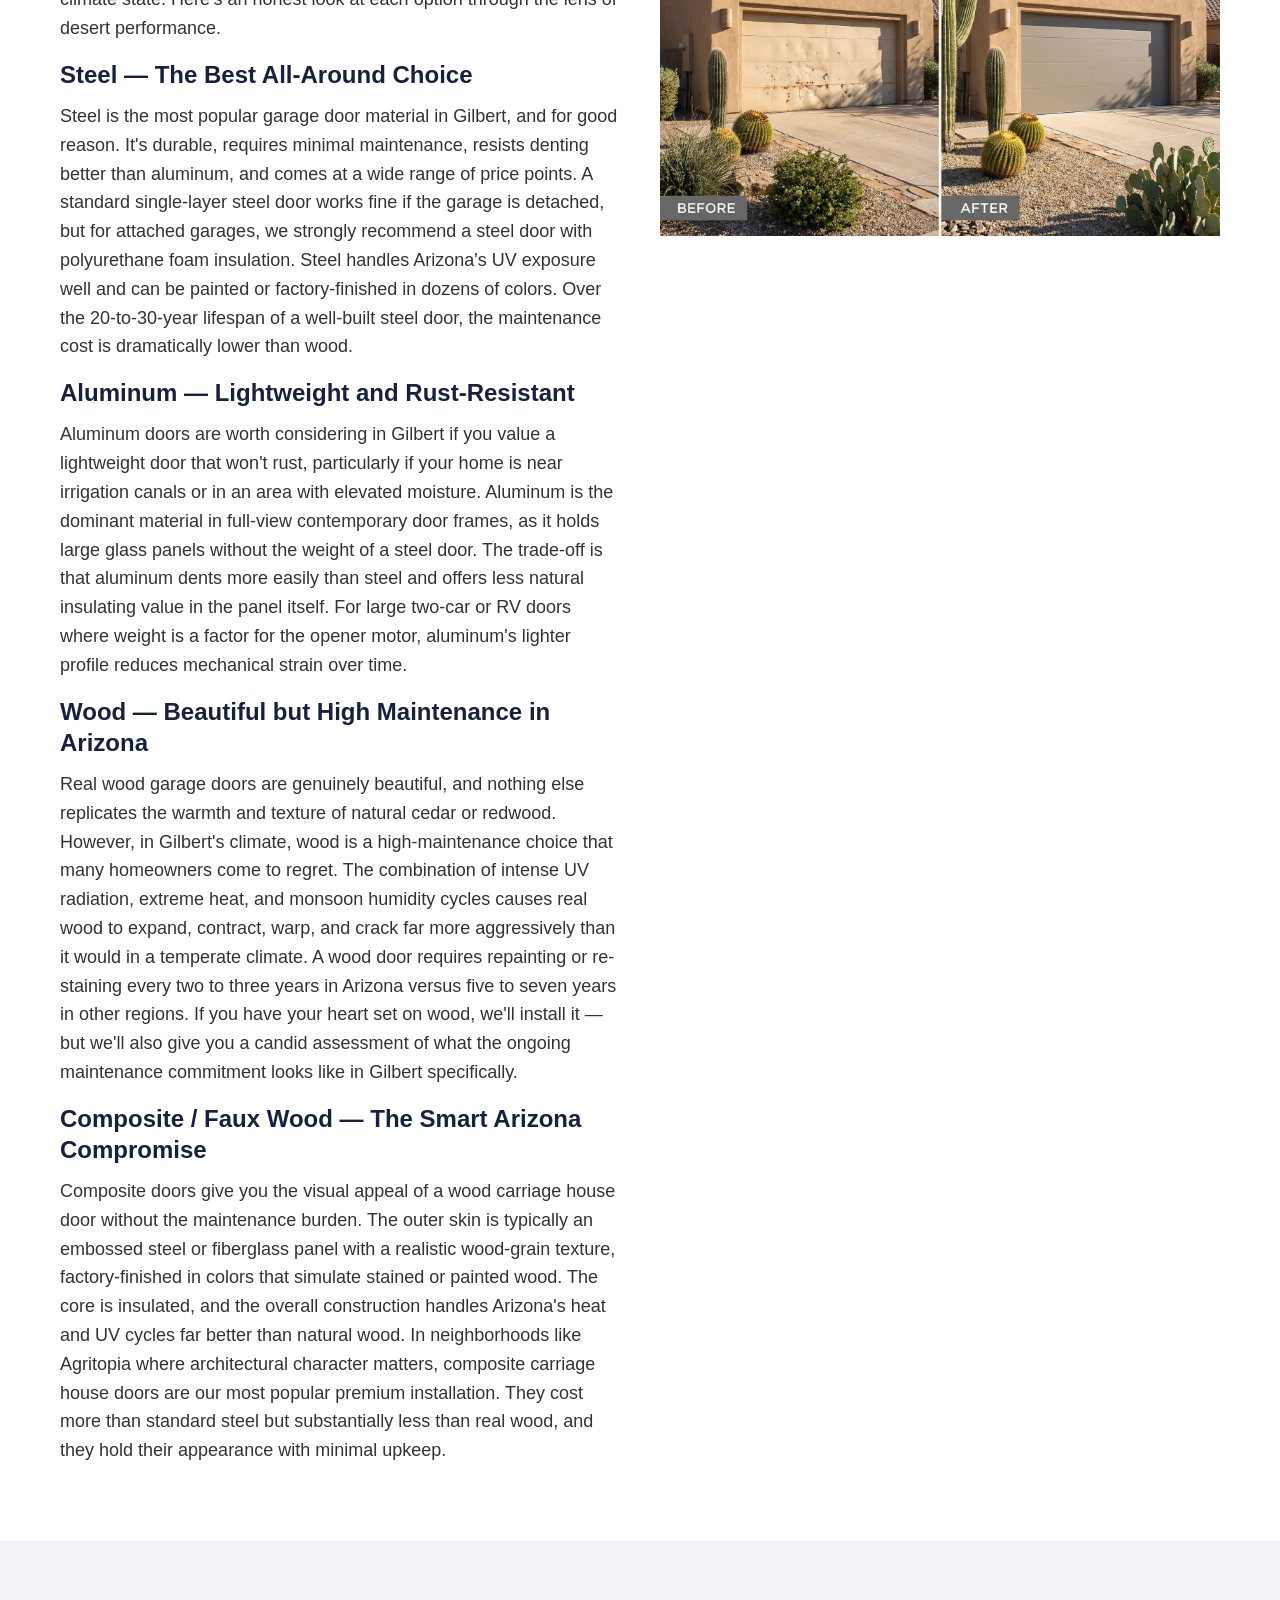
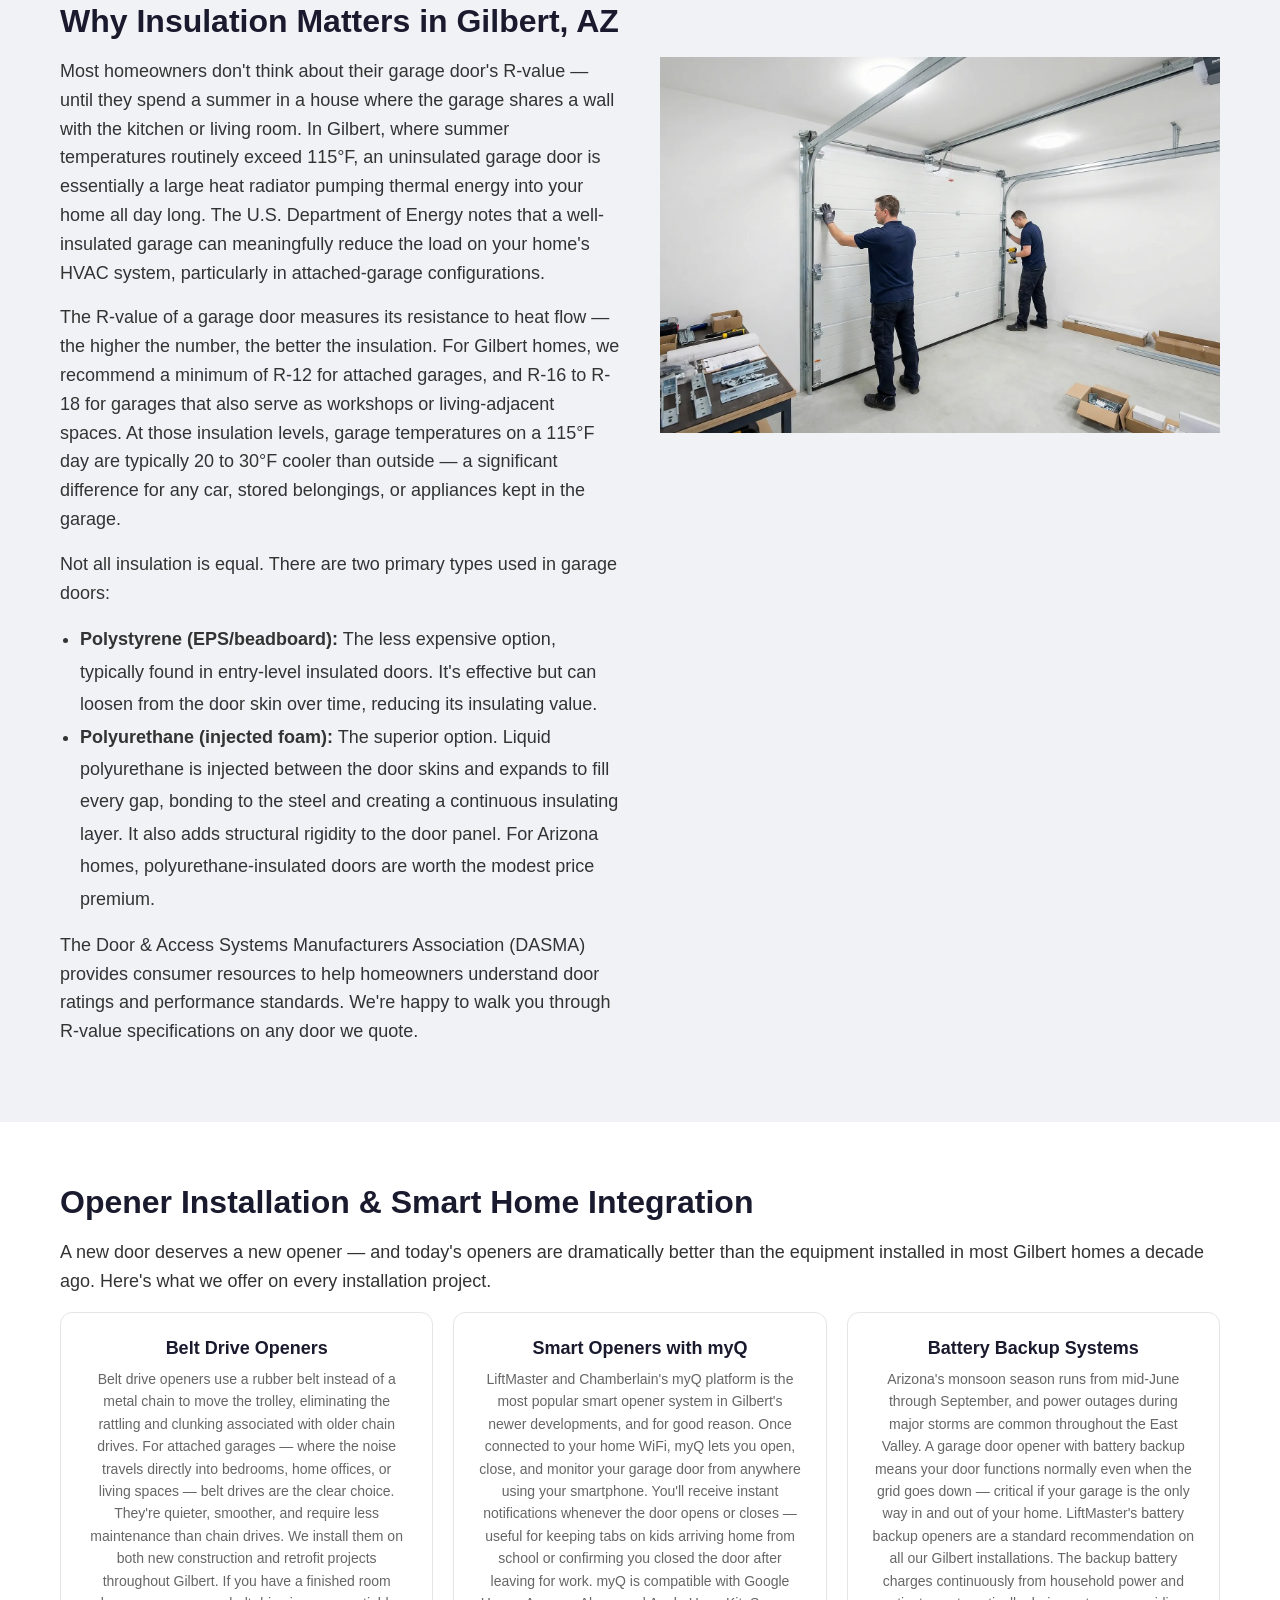
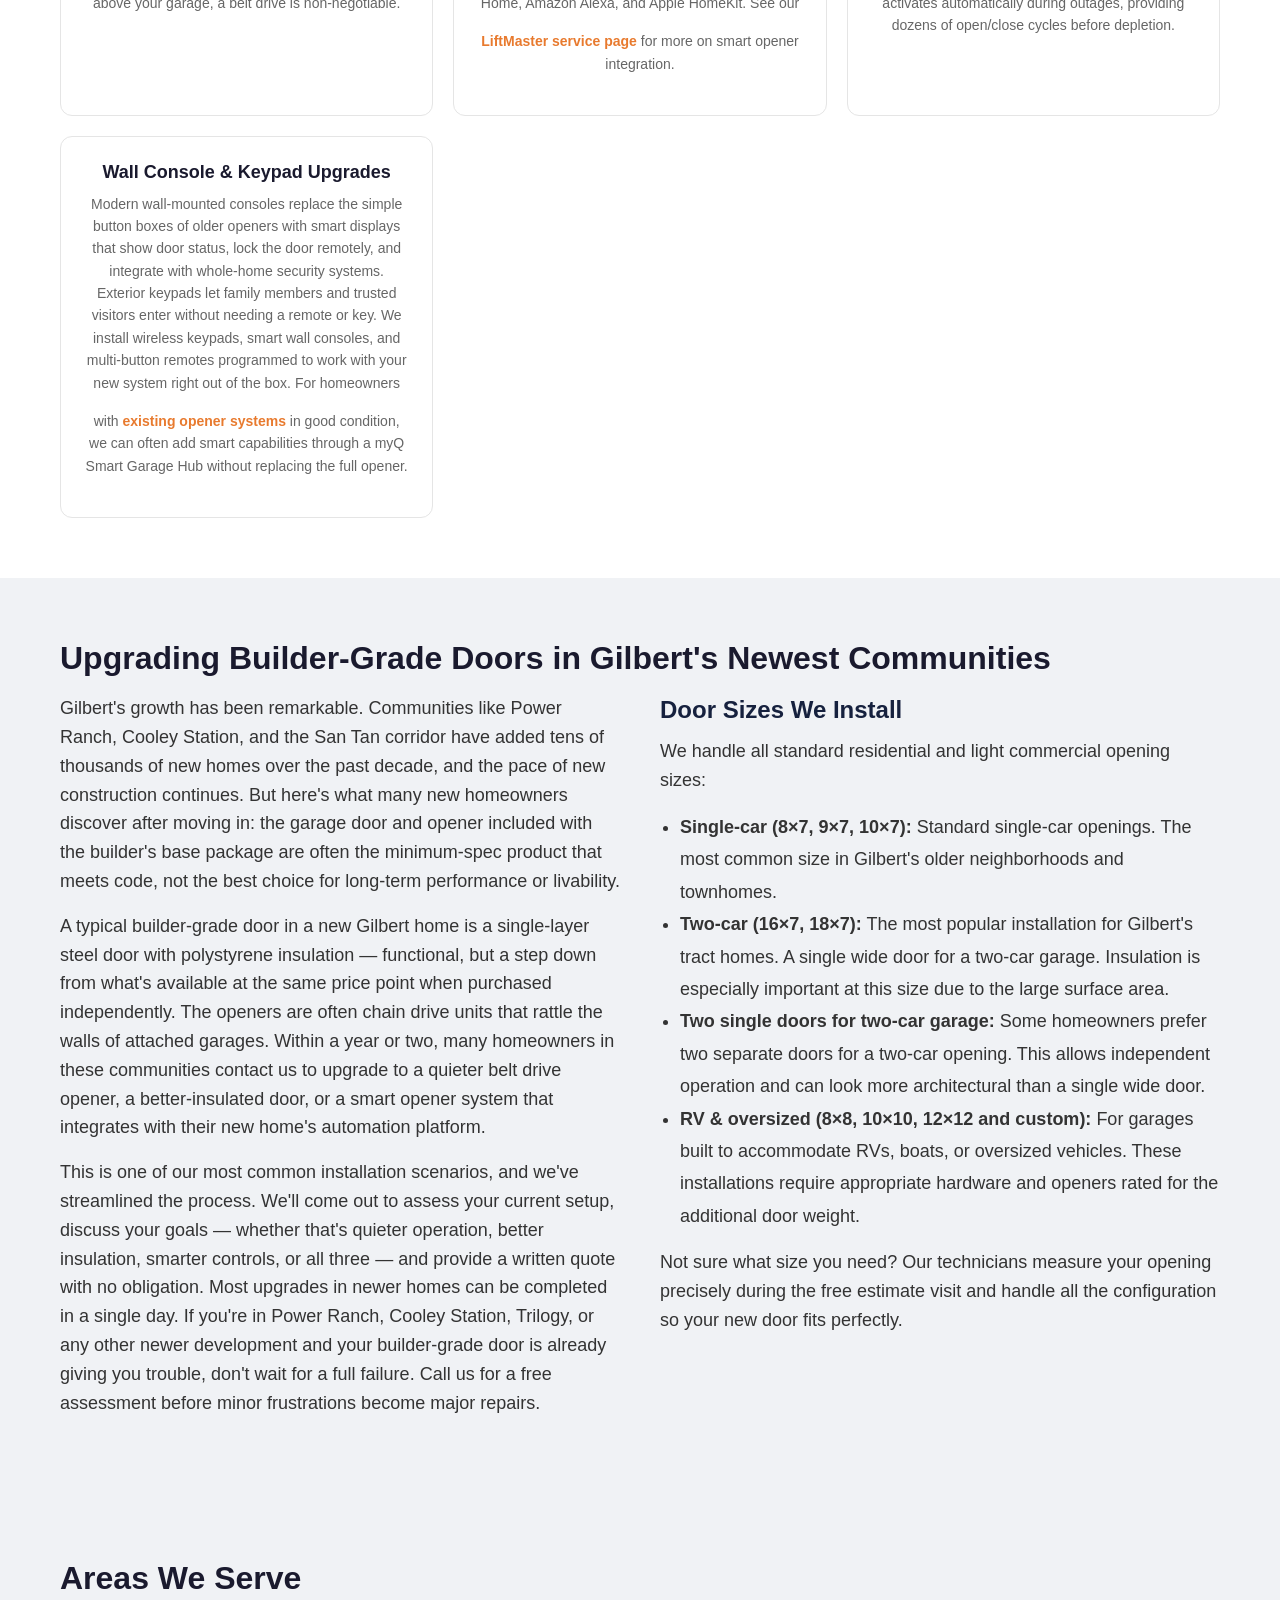
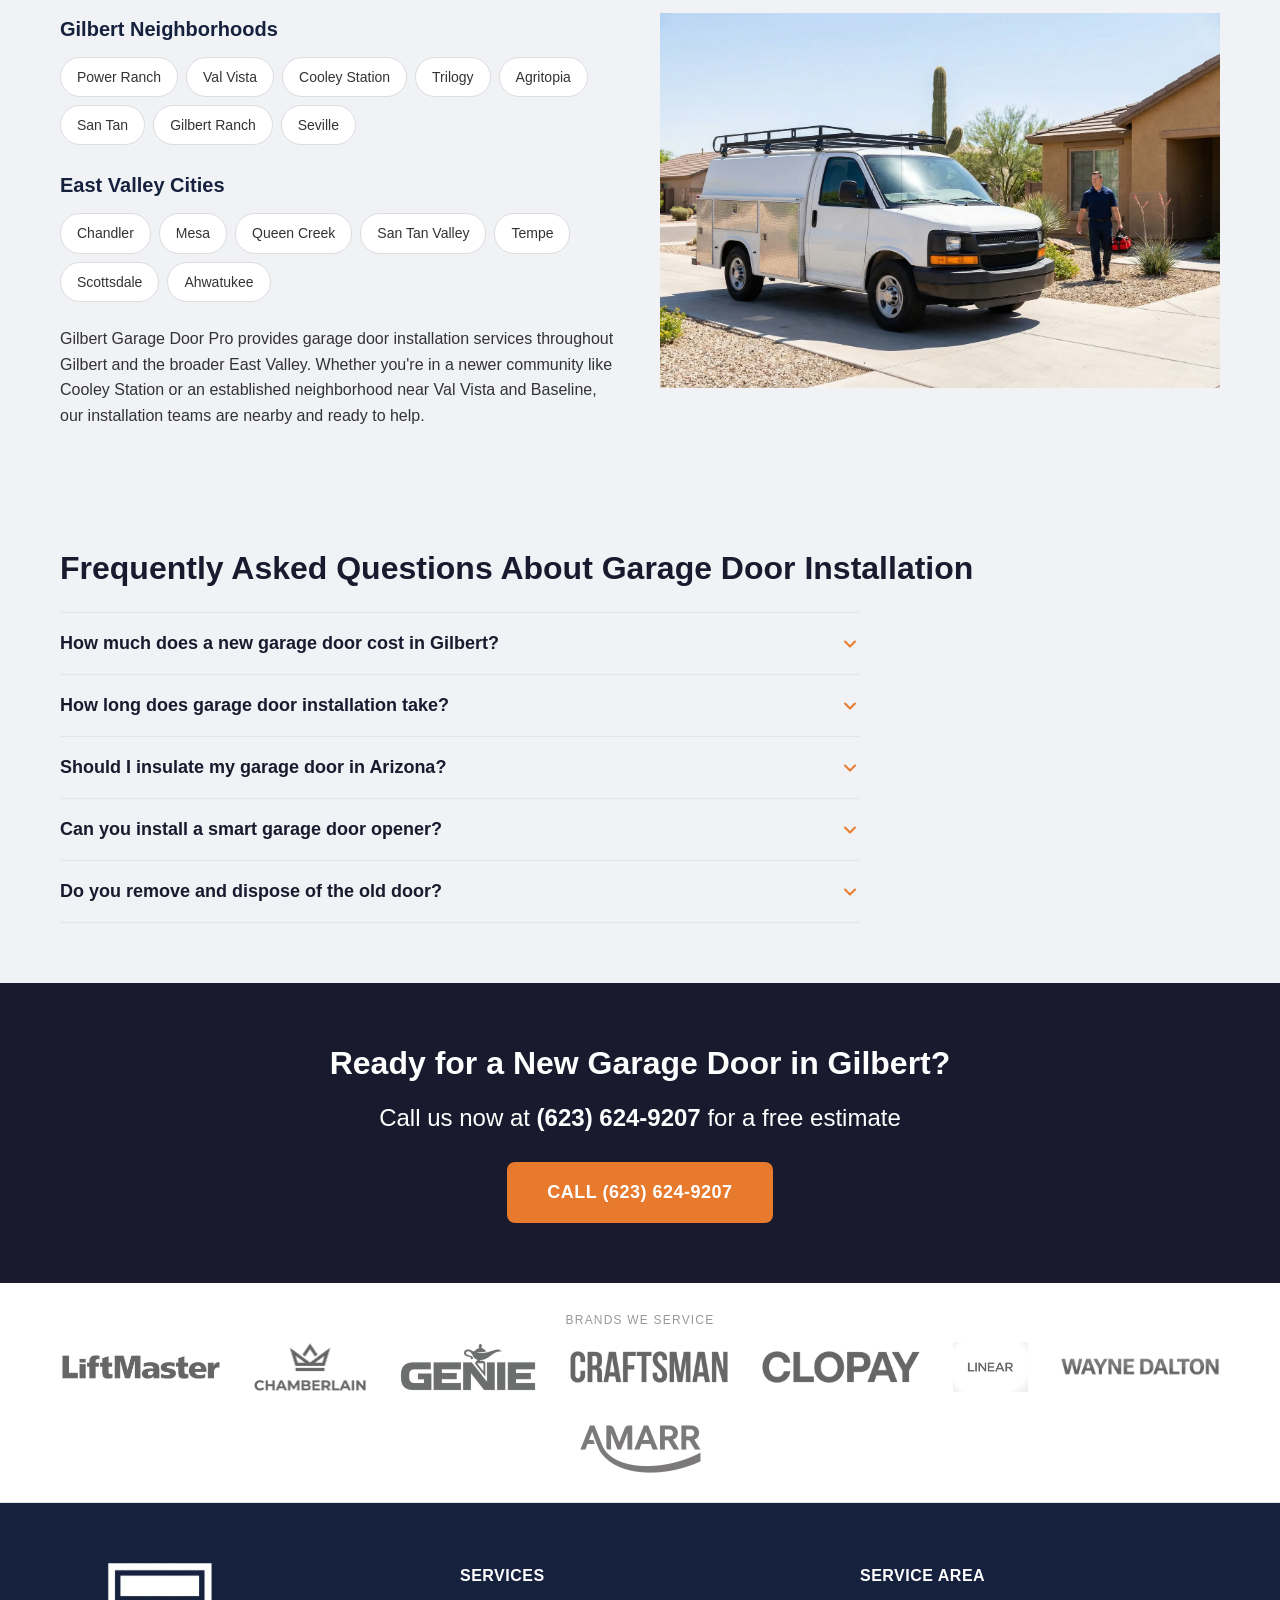
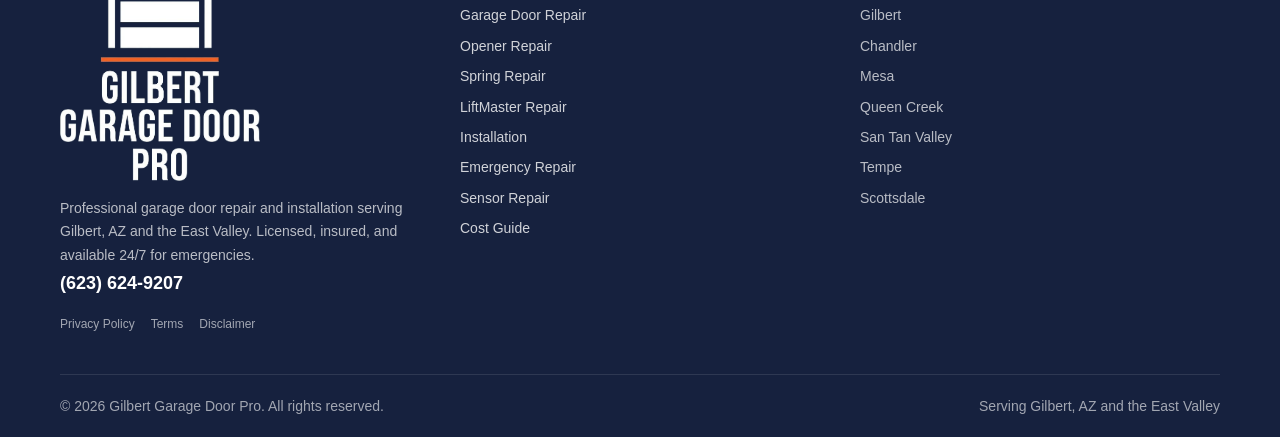
<file: garage-door-installation.html>
<!DOCTYPE html>
<html lang="en">
<head>
<!-- Google Tag Manager -->
<script>(function(w,d,s,l,i){w[l]=w[l]||[];w[l].push({'gtm.start':
new Date().getTime(),event:'gtm.js'});var f=d.getElementsByTagName(s)[0],
j=d.createElement(s),dl=l!='dataLayer'?'&l='+l:'';j.async=true;j.src=
'https://www.googletagmanager.com/gtm.js?id='+i+dl;f.parentNode.insertBefore(j,f);
})(window,document,'script','dataLayer','GTM-MW5MWK5L');</script>
<!-- End Google Tag Manager -->
<!-- Google Analytics 4 -->
<script async src="https://www.googletagmanager.com/gtag/js?id=G-VV5WH1M294"></script>
<script>
  window.dataLayer = window.dataLayer || [];
  function gtag(){dataLayer.push(arguments);}
  gtag('js', new Date());
  gtag('config', 'G-VV5WH1M294');
</script>
<!-- End Google Analytics 4 -->
  <meta charset="UTF-8">
  <meta name="viewport" content="width=device-width, initial-scale=1.0">
  <title>Garage Door Installation Gilbert AZ | New Doors &amp; Openers</title>
  <meta name="description" content="Professional garage door installation in Gilbert, AZ. New doors, opener installation, and upgrades. Free estimates. Serving Gilbert and the East Valley.">
  <link rel="canonical" href="https://gilbertgaragedoorpro.com/garage-door-installation.html">
  <meta property="og:title" content="Garage Door Installation Gilbert AZ | New Doors &amp; Openers">
  <meta property="og:description" content="Professional garage door installation in Gilbert, AZ. New doors, opener installation, and upgrades. Free estimates. Serving Gilbert and the East Valley.">
  <meta property="og:type" content="website">
  <meta property="og:url" content="https://gilbertgaragedoorpro.com/garage-door-installation.html">
  <meta property="og:image" content="https://gilbertgaragedoorpro.com/images/installation_hero.jpg">
  <link rel="preload" as="image" href="images/installation_hero.jpg">
  <link rel="icon" type="image/png" href="images/favicon.png">
  <link rel="apple-touch-icon" href="images/apple-touch-icon.png">
  <link rel="stylesheet" href="css/style.css">
</head>
<body>
<!-- Google Tag Manager (noscript) -->
<noscript><iframe src="https://www.googletagmanager.com/ns.html?id=GTM-MW5MWK5L"
height="0" width="0" style="display:none;visibility:hidden"></iframe></noscript>
<!-- End Google Tag Manager (noscript) -->

  <!-- Header -->
  <header class="site-header">
    <div class="container">
      <div class="header-inner">
        <a href="index.html" class="logo">
          <img src="images/logo_white.png" alt="Gilbert Garage Door Pro" width="200" height="28">
        </a>
        <nav class="nav-menu">
          <div class="nav-dropdown">
            <button class="nav-dropdown-toggle">Repair Services <svg class="dropdown-arrow" width="12" height="12" viewBox="0 0 12 12"><path d="M3 5L6 8L9 5" stroke="currentColor" stroke-width="1.5" fill="none"/></svg></button>
            <div class="nav-dropdown-menu">
              <a href="garage-door-repair.html">Door Repair</a>
              <a href="garage-door-opener-repair.html">Opener Repair</a>
              <a href="garage-door-spring-repair.html">Spring Repair</a>
              <a href="garage-door-sensor-repair.html">Sensor Repair</a>
              <a href="liftmaster-garage-door-repair.html">LiftMaster Repair</a>
            </div>
          </div>
          <a href="garage-door-installation.html">Installation</a>
          <a href="emergency-garage-door-repair.html">Emergency</a>
          <a href="garage-door-repair-cost.html">Cost Guide</a>
        </nav>

        <a href="tel:+16236249207" class="header-cta btn-primary">Call (623) 624-9207</a>
        <button class="menu-toggle" aria-expanded="false" aria-label="Menu">
          <span></span>
          <span></span>
          <span></span>
        </button>
      </div>
    </div>
  </header>

  <!-- Hero -->
  <section class="hero" style="background-image: url('images/installation_hero.jpg');">
    <div class="hero-overlay">
      <div class="container">
        <div class="hero-split">
          <div class="hero-text">
            <h1>Garage Door Installation in Gilbert, AZ</h1>
            <p class="hero-subtitle">New doors, opener upgrades, and smart home integration. Free estimates throughout Gilbert and the East Valley.</p>
            <a href="tel:+16236249207" class="btn-primary">Call (623) 624-9207</a>
          </div>
          <div class="hero-form">
            <form class="contact-form" id="hero-form" action="#" method="POST" aria-label="Request garage door service">
              <div class="form__fields">
                <input type="text" name="name" placeholder="Your Name" required autocomplete="name">
                <input type="tel" name="phone" placeholder="Phone Number" required autocomplete="tel">
                <input type="email" name="email" placeholder="Email (optional)" autocomplete="email">
                <select name="service">
                  <option value="">Select a Service</option>
                  <option value="Garage Door Repair">Garage Door Repair</option>
                  <option value="Opener Repair">Opener Repair</option>
                  <option value="Spring Repair">Spring Repair</option>
                  <option value="LiftMaster Repair">LiftMaster Repair</option>
                  <option value="Installation">Installation</option>
                  <option value="Emergency Repair">Emergency Repair</option>
                  <option value="Sensor Repair">Sensor Repair</option>
                  <option value="Other">Other</option>
                </select>
                <textarea name="issue" placeholder="Describe your issue (broken spring, noisy opener, etc.)" rows="3"></textarea>
                <div class="form__checkbox">
                  <input type="checkbox" id="hero-form-optin" name="optin" required>
                  <label for="hero-form-optin">I agree to receive calls and texts about my service request. View our <a href="privacy-policy.html">Privacy Policy</a>.</label>
                </div>
                <input type="hidden" name="page_source" value="installation">
                <input type="hidden" name="form_id" value="hero-form">
                <input type="hidden" name="site" value="gilbertgaragedoorpro.com">
                <input type="hidden" name="timestamp" value="">
                <button type="submit" class="btn-primary">Get a Free Estimate Now</button>
              </div>
              <div class="form__success" aria-live="polite"></div>
            </form>
          </div>
        </div>
      </div>
    </div>
  </section>

  <!-- Trust Bar -->
  <section class="trust-bar">
    <div class="container">
      <div class="trust-item">
        <picture>
          <source srcset="images/badges/badge_licensed.webp" type="image/webp">
          <img src="images/badges/badge_licensed.png" alt="Licensed and Insured" width="80" height="80" loading="lazy">
        </picture>
        <span class="trust-label">Licensed &amp; Insured</span>
      </div>
      <div class="trust-item">
        <picture>
          <source srcset="images/badges/badge_emergency.webp" type="image/webp">
          <img src="images/badges/badge_emergency.png" alt="24/7 Emergency Service" width="80" height="80" loading="lazy">
        </picture>
        <span class="trust-label">24/7 Emergency</span>
      </div>
      <div class="trust-item">
        <picture>
          <source srcset="images/badges/badge_rated.webp" type="image/webp">
          <img src="images/badges/badge_rated.png" alt="5 Star Rated" width="80" height="80" loading="lazy">
        </picture>
        <span class="trust-label">5-Star Rated</span>
      </div>
      <div class="trust-item">
        <picture>
          <source srcset="images/badges/badge_sameday.webp" type="image/webp">
          <img src="images/badges/badge_sameday.png" alt="Same Day Service" width="80" height="80" loading="lazy">
        </picture>
        <span class="trust-label">Same-Day Service</span>
      </div>
    </div>
  </section>

  <!-- Breadcrumb -->
  <nav aria-label="Breadcrumb" class="breadcrumb">
    <div class="container">
      <a href="/">Home</a> &rsaquo; <span>Garage Door Installation</span>
    </div>
  </nav>

  <!-- Intro Content -->
  <section class="content-section">
    <div class="container">
      <div class="content-grid">
        <div>
          <h2>Gilbert's Garage Door Installation Experts</h2>
          <p>A new garage door is one of the highest-return home improvements you can make. According to remodeling cost reports, garage door replacement consistently ranks at the top for return on investment — and in a market like Gilbert, where curb appeal directly affects resale value, a quality installation makes a real difference. Whether you're replacing an aging builder-grade door in a Power Ranch or Cooley Station home, upgrading to a smart opener system, or starting fresh with new construction, Gilbert Garage Door Pro handles every step of the process from selection to final test run.</p>

          <p>Gilbert's rapid growth means thousands of homes in the area still have the original doors installed during the early 2000s building boom. Those doors — along with their original <a href="garage-door-spring-repair.html">springs</a> and <a href="garage-door-opener-repair.html">openers</a> — were functional at the time but fall short by today's standards — especially given Arizona's punishing heat. A modern insulated garage door doesn't just look better; it actively reduces heat transfer into your living space, protects your vehicle and stored belongings from extreme temperatures, and operates more quietly and reliably than doors built two decades ago. Our installation team helps Gilbert homeowners navigate their options and choose a door that performs in the desert climate, not just on paper.</p>

          <p>We install all major door brands including Clopay, Amarr, and Wayne Dalton, and we pair every door with the right opener system for your household. For attached garages, we strongly recommend belt drive openers for their near-silent operation. For newer Gilbert homes already on a smart home platform, we integrate LiftMaster myQ and Chamberlain myQ systems that connect directly to your phone. Explore our <a href="liftmaster-garage-door-repair.html">LiftMaster smart opener page</a> for details on what's possible, and see our <a href="garage-door-repair-cost.html">cost guide</a> for pricing context before your estimate appointment.</p>
        </div>
        <div>
          <picture>
            <source srcset="images/webp/install_panels.webp" type="image/webp">
            <img src="images/install_panels.jpg" alt="New sectional garage door panels being prepared for installation in Gilbert, AZ" loading="lazy" width="600" height="400">
          </picture>
        </div>
      </div>
    </div>
  </section>

  <!-- Types of Garage Doors -->
  <section class="content-section alt-bg">
    <div class="container">
      <h2>Types of Garage Doors We Install</h2>
      <p>Not every door style is a fit for every home or budget. Here's how the main types compare, and what works best in Gilbert's climate and housing stock.</p>
      <div class="services-grid">
        <div class="service-card">
          <h3>Sectional Garage Doors</h3>
          <p>The most common type installed across the East Valley. Sectional doors are made up of horizontal panels connected by hinges. When opened, they travel up along vertical tracks and then horizontally along the ceiling. They offer excellent weather sealing, strong insulation options, and a wide range of styles from basic raised panels to contemporary flush designs. Because the panels flex at the hinges rather than pivoting as a single unit, sectional doors work well even in garages with limited driveway depth. They're also compatible with all opener types and are our most frequently requested installation.</p>
        </div>
        <div class="service-card">
          <h3>Carriage House Doors</h3>
          <p>Carriage house doors replicate the look of traditional swing-out barn doors while operating as modern sectional doors. The decorative hardware — handles, hinges, and clavos — is surface-mounted, giving the appearance of a vintage design without the operational quirks of a genuine swinging door. In Gilbert neighborhoods with Craftsman, Spanish Colonial, or ranch-style architecture, carriage house doors dramatically improve curb appeal. They're available in steel, composite, and real wood, and can be ordered with decorative windows to add dimension to a flat facade.</p>
        </div>
        <div class="service-card">
          <h3>Modern / Contemporary Doors</h3>
          <p>Contemporary garage doors feature clean flush panels, often with full-view glass inserts framed in aluminum. They're popular in Gilbert's newer luxury developments and homes with modern or mid-century architectural styles. Full-view aluminum doors with tempered glass panels maximize natural light and make a bold design statement. Flush steel doors with no windows are equally popular in contemporary builds where a clean, minimalist aesthetic is the goal. Both styles are available with thermal glass and insulated frames to mitigate heat gain in Arizona summers.</p>
        </div>
        <div class="service-card">
          <h3>Roll-Up &amp; Commercial Doors</h3>
          <p>Roll-up doors coil around a drum above the opening rather than traveling along ceiling tracks, making them ideal when ceiling clearance is limited or when the installation is commercial or industrial. If you're outfitting a workshop, storage unit, or small commercial bay in the Gilbert area, roll-up doors offer unmatched durability and security. We install both standard roll-up doors for light commercial applications and heavy-duty coiling steel doors for high-cycle environments. Contact us to discuss your specific commercial requirements.</p>
        </div>
      </div>
    </div>
  </section>

  <!-- Materials Section -->
  <section class="content-section">
    <div class="container">
      <div class="content-grid">
        <div>
          <h2>Choosing the Right Material for Arizona</h2>
          <p>Material selection matters more in Gilbert than it would in a mild-climate state. Here's an honest look at each option through the lens of desert performance.</p>

          <h3>Steel — The Best All-Around Choice</h3>
          <p>Steel is the most popular garage door material in Gilbert, and for good reason. It's durable, requires minimal maintenance, resists denting better than aluminum, and comes at a wide range of price points. A standard single-layer steel door works fine if the garage is detached, but for attached garages, we strongly recommend a steel door with polyurethane foam insulation. Steel handles Arizona's UV exposure well and can be painted or factory-finished in dozens of colors. Over the 20-to-30-year lifespan of a well-built steel door, the maintenance cost is dramatically lower than wood.</p>

          <h3>Aluminum — Lightweight and Rust-Resistant</h3>
          <p>Aluminum doors are worth considering in Gilbert if you value a lightweight door that won't rust, particularly if your home is near irrigation canals or in an area with elevated moisture. Aluminum is the dominant material in full-view contemporary door frames, as it holds large glass panels without the weight of a steel door. The trade-off is that aluminum dents more easily than steel and offers less natural insulating value in the panel itself. For large two-car or RV doors where weight is a factor for the opener motor, aluminum's lighter profile reduces mechanical strain over time.</p>

          <h3>Wood — Beautiful but High Maintenance in Arizona</h3>
          <p>Real wood garage doors are genuinely beautiful, and nothing else replicates the warmth and texture of natural cedar or redwood. However, in Gilbert's climate, wood is a high-maintenance choice that many homeowners come to regret. The combination of intense UV radiation, extreme heat, and monsoon humidity cycles causes real wood to expand, contract, warp, and crack far more aggressively than it would in a temperate climate. A wood door requires repainting or re-staining every two to three years in Arizona versus five to seven years in other regions. If you have your heart set on wood, we'll install it — but we'll also give you a candid assessment of what the ongoing maintenance commitment looks like in Gilbert specifically.</p>

          <h3>Composite / Faux Wood — The Smart Arizona Compromise</h3>
          <p>Composite doors give you the visual appeal of a wood carriage house door without the maintenance burden. The outer skin is typically an embossed steel or fiberglass panel with a realistic wood-grain texture, factory-finished in colors that simulate stained or painted wood. The core is insulated, and the overall construction handles Arizona's heat and UV cycles far better than natural wood. In neighborhoods like Agritopia where architectural character matters, composite carriage house doors are our most popular premium installation. They cost more than standard steel but substantially less than real wood, and they hold their appearance with minimal upkeep.</p>
        </div>
        <div>
          <picture>
            <source srcset="images/webp/install_before_after.webp" type="image/webp">
            <img src="images/install_before_after.jpg" alt="Before and after comparison of garage door installation on a Gilbert home" loading="lazy" width="600" height="400">
          </picture>
        </div>
      </div>
    </div>
  </section>

  <!-- Insulation Section -->
  <section class="content-section alt-bg">
    <div class="container">
      <h2>Why Insulation Matters in Gilbert, AZ</h2>
      <div class="content-grid">
        <div>
          <p>Most homeowners don't think about their garage door's R-value — until they spend a summer in a house where the garage shares a wall with the kitchen or living room. In Gilbert, where summer temperatures routinely exceed 115°F, an uninsulated garage door is essentially a large heat radiator pumping thermal energy into your home all day long. The <a href="https://www.energy.gov/energysaver/weatherstripping" target="_blank" rel="noopener">U.S. Department of Energy</a> notes that a well-insulated garage can meaningfully reduce the load on your home's HVAC system, particularly in attached-garage configurations.</p>

          <p>The R-value of a garage door measures its resistance to heat flow — the higher the number, the better the insulation. For Gilbert homes, we recommend a minimum of R-12 for attached garages, and R-16 to R-18 for garages that also serve as workshops or living-adjacent spaces. At those insulation levels, garage temperatures on a 115°F day are typically 20 to 30°F cooler than outside — a significant difference for any car, stored belongings, or appliances kept in the garage.</p>

          <p>Not all insulation is equal. There are two primary types used in garage doors:</p>
          <ul>
            <li><strong>Polystyrene (EPS/beadboard):</strong> The less expensive option, typically found in entry-level insulated doors. It's effective but can loosen from the door skin over time, reducing its insulating value.</li>
            <li><strong>Polyurethane (injected foam):</strong> The superior option. Liquid polyurethane is injected between the door skins and expands to fill every gap, bonding to the steel and creating a continuous insulating layer. It also adds structural rigidity to the door panel. For Arizona homes, polyurethane-insulated doors are worth the modest price premium.</li>
          </ul>
          <p>The <a href="https://www.dasma.com/consumer-resources/" target="_blank" rel="noopener">Door &amp; Access Systems Manufacturers Association (DASMA)</a> provides consumer resources to help homeowners understand door ratings and performance standards. We're happy to walk you through R-value specifications on any door we quote.</p>
        </div>
        <div>
          <picture>
            <source srcset="images/webp/install_progress.webp" type="image/webp">
            <img src="images/install_progress.jpg" alt="Garage door installation in progress at a Gilbert, AZ home showing insulated panel construction" loading="lazy" width="600" height="400">
          </picture>
        </div>
      </div>
    </div>
  </section>

  <!-- Opener Installation Section -->
  <section class="content-section">
    <div class="container">
      <h2>Opener Installation &amp; Smart Home Integration</h2>
      <p>A new door deserves a new opener — and today's openers are dramatically better than the equipment installed in most Gilbert homes a decade ago. Here's what we offer on every installation project.</p>

      <div class="services-grid">
        <div class="service-card">
          <h3>Belt Drive Openers</h3>
          <p>Belt drive openers use a rubber belt instead of a metal chain to move the trolley, eliminating the rattling and clunking associated with older chain drives. For attached garages — where the noise travels directly into bedrooms, home offices, or living spaces — belt drives are the clear choice. They're quieter, smoother, and require less maintenance than chain drives. We install them on both new construction and retrofit projects throughout Gilbert. If you have a finished room above your garage, a belt drive is non-negotiable.</p>
        </div>
        <div class="service-card">
          <h3>Smart Openers with myQ</h3>
          <p>LiftMaster and Chamberlain's myQ platform is the most popular smart opener system in Gilbert's newer developments, and for good reason. Once connected to your home WiFi, myQ lets you open, close, and monitor your garage door from anywhere using your smartphone. You'll receive instant notifications whenever the door opens or closes — useful for keeping tabs on kids arriving home from school or confirming you closed the door after leaving for work. myQ is compatible with Google Home, Amazon Alexa, and Apple HomeKit. See our <a href="liftmaster-garage-door-repair.html">LiftMaster service page</a> for more on smart opener integration.</p>
        </div>
        <div class="service-card">
          <h3>Battery Backup Systems</h3>
          <p>Arizona's monsoon season runs from mid-June through September, and power outages during major storms are common throughout the East Valley. A garage door opener with battery backup means your door functions normally even when the grid goes down — critical if your garage is the only way in and out of your home. LiftMaster's battery backup openers are a standard recommendation on all our Gilbert installations. The backup battery charges continuously from household power and activates automatically during outages, providing dozens of open/close cycles before depletion.</p>
        </div>
        <div class="service-card">
          <h3>Wall Console &amp; Keypad Upgrades</h3>
          <p>Modern wall-mounted consoles replace the simple button boxes of older openers with smart displays that show door status, lock the door remotely, and integrate with whole-home security systems. Exterior keypads let family members and trusted visitors enter without needing a remote or key. We install wireless keypads, smart wall consoles, and multi-button remotes programmed to work with your new system right out of the box. For homeowners with <a href="garage-door-opener-repair.html">existing opener systems</a> in good condition, we can often add smart capabilities through a myQ Smart Garage Hub without replacing the full opener.</p>
        </div>
      </div>
    </div>
  </section>

  <!-- Gilbert New Construction & Upgrades -->
  <section class="content-section alt-bg">
    <div class="container">
      <h2>Upgrading Builder-Grade Doors in Gilbert's Newest Communities</h2>
      <div class="content-grid">
        <div>
          <p>Gilbert's growth has been remarkable. Communities like Power Ranch, Cooley Station, and the San Tan corridor have added tens of thousands of new homes over the past decade, and the pace of new construction continues. But here's what many new homeowners discover after moving in: the garage door and opener included with the builder's base package are often the minimum-spec product that meets code, not the best choice for long-term performance or livability.</p>

          <p>A typical builder-grade door in a new Gilbert home is a single-layer steel door with polystyrene insulation — functional, but a step down from what's available at the same price point when purchased independently. The openers are often chain drive units that rattle the walls of attached garages. Within a year or two, many homeowners in these communities contact us to upgrade to a quieter belt drive opener, a better-insulated door, or a smart opener system that integrates with their new home's automation platform.</p>

          <p>This is one of our most common installation scenarios, and we've streamlined the process. We'll come out to assess your current setup, discuss your goals — whether that's quieter operation, better insulation, smarter controls, or all three — and provide a written quote with no obligation. Most upgrades in newer homes can be completed in a single day. If you're in Power Ranch, Cooley Station, Trilogy, or any other newer development and your builder-grade door is already giving you trouble, don't wait for a full failure. Call us for a free assessment before minor frustrations become major repairs.</p>
        </div>
        <div>
          <h3>Door Sizes We Install</h3>
          <p>We handle all standard residential and light commercial opening sizes:</p>
          <ul>
            <li><strong>Single-car (8&times;7, 9&times;7, 10&times;7):</strong> Standard single-car openings. The most common size in Gilbert's older neighborhoods and townhomes.</li>
            <li><strong>Two-car (16&times;7, 18&times;7):</strong> The most popular installation for Gilbert's tract homes. A single wide door for a two-car garage. Insulation is especially important at this size due to the large surface area.</li>
            <li><strong>Two single doors for two-car garage:</strong> Some homeowners prefer two separate doors for a two-car opening. This allows independent operation and can look more architectural than a single wide door.</li>
            <li><strong>RV &amp; oversized (8&times;8, 10&times;10, 12&times;12 and custom):</strong> For garages built to accommodate RVs, boats, or oversized vehicles. These installations require appropriate hardware and openers rated for the additional door weight.</li>
          </ul>
          <p>Not sure what size you need? Our technicians measure your opening precisely during the free estimate visit and handle all the configuration so your new door fits perfectly.</p>
        </div>
      </div>
    </div>
  </section>

  <!-- Service Area -->
  <section class="service-area">
    <div class="container">
      <h2>Areas We Serve</h2>
      <div class="content-grid">
        <div>
          <h3>Gilbert Neighborhoods</h3>
          <div class="area-tags">
            <span class="area-tag">Power Ranch</span>
            <span class="area-tag">Val Vista</span>
            <span class="area-tag">Cooley Station</span>
            <span class="area-tag">Trilogy</span>
            <span class="area-tag">Agritopia</span>
            <span class="area-tag">San Tan</span>
            <span class="area-tag">Gilbert Ranch</span>
            <span class="area-tag">Seville</span>
          </div>

          <h3>East Valley Cities</h3>
          <div class="area-tags">
            <span class="area-tag">Chandler</span>
            <span class="area-tag">Mesa</span>
            <span class="area-tag">Queen Creek</span>
            <span class="area-tag">San Tan Valley</span>
            <span class="area-tag">Tempe</span>
            <span class="area-tag">Scottsdale</span>
            <span class="area-tag">Ahwatukee</span>
          </div>

          <p>Gilbert Garage Door Pro provides garage door installation services throughout Gilbert and the broader East Valley. Whether you're in a newer community like Cooley Station or an established neighborhood near Val Vista and Baseline, our installation teams are nearby and ready to help.</p>
        </div>
        <div>
          <picture>
            <source srcset="images/webp/home_truck.webp" type="image/webp">
            <img src="images/home_truck.jpg" alt="Gilbert Garage Door Pro service truck ready for dispatch in the East Valley" loading="lazy" width="600" height="400">
          </picture>
        </div>
      </div>
    </div>
  </section>

  <!-- FAQ Section -->
  <section class="faq-section content-section alt-bg">
    <div class="container">
      <h2>Frequently Asked Questions About Garage Door Installation</h2>

      <div class="faq-item">
        <button class="faq-question">
          <span>How much does a new garage door cost in Gilbert?</span>
  <svg class="faq-chevron" width="20" height="20" viewBox="0 0 20 20" fill="none" xmlns="http://www.w3.org/2000/svg">
    <path d="M5 7.5L10 12.5L15 7.5" stroke="currentColor" stroke-width="2" stroke-linecap="round" stroke-linejoin="round"/>
  </svg>
        </button>
        <div class="faq-answer">
          <p>A standard single-car steel garage door with installation runs $800–$1,500. A two-car insulated door ranges from $1,200–$2,500. Premium doors (carriage house, custom, full-view contemporary) can exceed $3,000. Prices are estimates — <a href="garage-door-repair-cost.html">see our cost guide</a> for details or call for a free on-site quote. We provide free on-site estimates so you get an accurate price for your specific opening and preferences.</p>
        </div>
      </div>

      <div class="faq-item">
        <button class="faq-question">
          <span>How long does garage door installation take?</span>
  <svg class="faq-chevron" width="20" height="20" viewBox="0 0 20 20" fill="none" xmlns="http://www.w3.org/2000/svg">
    <path d="M5 7.5L10 12.5L15 7.5" stroke="currentColor" stroke-width="2" stroke-linecap="round" stroke-linejoin="round"/>
  </svg>
        </button>
        <div class="faq-answer">
          <p>A standard single or double garage door installation takes 3 to 5 hours. If we're also installing a new opener, add 1 to 2 hours. Most installations are completed in a single visit. Our technicians arrive with the door pre-ordered to your opening's specifications, so there's no waiting on parts once the appointment is confirmed.</p>
        </div>
      </div>

      <div class="faq-item">
        <button class="faq-question">
          <span>Should I insulate my garage door in Arizona?</span>
  <svg class="faq-chevron" width="20" height="20" viewBox="0 0 20 20" fill="none" xmlns="http://www.w3.org/2000/svg">
    <path d="M5 7.5L10 12.5L15 7.5" stroke="currentColor" stroke-width="2" stroke-linecap="round" stroke-linejoin="round"/>
  </svg>
        </button>
        <div class="faq-answer">
          <p>Absolutely. An insulated garage door with an R-value of R-12 or higher can reduce garage temperatures by 20 to 30°F in summer. This protects your car, stored items, and reduces cooling costs for attached garages. We recommend polyurethane-insulated doors for Arizona homes — the foam is injected and bonded to the door panels, providing better performance and structural rigidity than polystyrene bead inserts. For attached garages, a minimum of R-12 is our standard recommendation; R-16 or higher if you use the garage as a workspace.</p>
        </div>
      </div>

      <div class="faq-item">
        <button class="faq-question">
          <span>Can you install a smart garage door opener?</span>
  <svg class="faq-chevron" width="20" height="20" viewBox="0 0 20 20" fill="none" xmlns="http://www.w3.org/2000/svg">
    <path d="M5 7.5L10 12.5L15 7.5" stroke="currentColor" stroke-width="2" stroke-linecap="round" stroke-linejoin="round"/>
  </svg>
        </button>
        <div class="faq-answer">
          <p>Yes. We install LiftMaster myQ and Chamberlain smart openers that connect to your home WiFi. Once set up, you can control your door from your phone, receive open/close alerts, and integrate with smart home systems like Google Home, Amazon Alexa, and Apple HomeKit. For homes in Gilbert's newer communities already on a smart home platform, this integration is seamless. See our <a href="liftmaster-garage-door-repair.html">LiftMaster page</a> for details on available models and features.</p>
        </div>
      </div>

      <div class="faq-item">
        <button class="faq-question">
          <span>Do you remove and dispose of the old door?</span>
  <svg class="faq-chevron" width="20" height="20" viewBox="0 0 20 20" fill="none" xmlns="http://www.w3.org/2000/svg">
    <path d="M5 7.5L10 12.5L15 7.5" stroke="currentColor" stroke-width="2" stroke-linecap="round" stroke-linejoin="round"/>
  </svg>
        </button>
        <div class="faq-answer">
          <p>Yes. Full removal and disposal of your old garage door and hardware is included in every installation. We handle everything from tear-down to cleanup — you won't be left managing old panels or hardware. The only thing we leave behind is your new door, tested and ready to use.</p>
        </div>
      </div>
    </div>
  </section>

  <!-- CTA Band -->
  <section class="cta-band">
    <div class="container">
      <h2>Ready for a New Garage Door in Gilbert?</h2>
      <p>Call us now at <a href="tel:+16236249207">(623) 624-9207</a> for a free estimate</p>
      <a href="tel:+16236249207" class="btn-primary">Call (623) 624-9207</a>
    </div>
  </section>

  <!-- Brands Bar -->
  <section class="brands-bar">
    <div class="container">
      <p class="brands-label">Brands We Service</p>
      <div class="brands-logos">
        <a href="https://www.liftmaster.com/" target="_blank" rel="noopener" title="LiftMaster">
          <img src="images/brands/liftmaster.png" alt="LiftMaster" width="120" height="40" loading="lazy">
        </a>
        <a href="https://www.chamberlain.com/" target="_blank" rel="noopener" title="Chamberlain">
          <img src="images/brands/chamberlain.png" alt="Chamberlain" width="120" height="40" loading="lazy">
        </a>
        <a href="https://www.geniecompany.com/" target="_blank" rel="noopener" title="Genie">
          <img src="images/brands/genie.png" alt="Genie" width="120" height="40" loading="lazy">
        </a>
        <a href="https://www.craftsman.com/" target="_blank" rel="noopener" title="Craftsman">
          <img src="images/brands/craftsman.png" alt="Craftsman" width="120" height="40" loading="lazy">
        </a>
        <a href="https://www.clopaydoor.com/" target="_blank" rel="noopener" title="Clopay">
          <img src="images/brands/clopay.png" alt="Clopay" width="120" height="40" loading="lazy">
        </a>
        <a href="https://www.linearproaccess.com/" target="_blank" rel="noopener" title="Linear">
          <img src="images/brands/linear.png" alt="Linear" width="120" height="40" loading="lazy">
        </a>
        <a href="https://www.wayne-dalton.com/" target="_blank" rel="noopener" title="Wayne Dalton">
          <img src="images/brands/wayne-dalton.png" alt="Wayne Dalton" width="120" height="40" loading="lazy">
        </a>
        <a href="https://www.amarr.com/" target="_blank" rel="noopener" title="Amarr">
          <img src="images/brands/amarr.png" alt="Amarr" width="120" height="40" loading="lazy">
        </a>
      </div>
    </div>
  </section>

  <!-- Footer -->
  <footer class="site-footer">
    <div class="container">
      <div class="footer-grid">
        <div class="footer-col">
          <a href="/"><img src="images/logo_stacked_white.png" alt="Gilbert Garage Door Pro" width="200" height="200" loading="lazy" style="margin-bottom: 16px;"></a>
          <p>Professional garage door repair and installation serving Gilbert, AZ and the East Valley. Licensed, insured, and available 24/7 for emergencies.</p>
          <p><a href="tel:+16236249207">(623) 624-9207</a></p>
          <div class="footer-legal">
            <a href="privacy-policy.html">Privacy Policy</a>
            <a href="terms.html">Terms</a>
            <a href="disclaimer.html">Disclaimer</a>
          </div>
        </div>
        <div class="footer-col">
          <h3>Services</h3>
          <ul>
            <li><a href="garage-door-repair.html">Garage Door Repair</a></li>
            <li><a href="garage-door-opener-repair.html">Opener Repair</a></li>
            <li><a href="garage-door-spring-repair.html">Spring Repair</a></li>
            <li><a href="liftmaster-garage-door-repair.html">LiftMaster Repair</a></li>
            <li><a href="garage-door-installation.html">Installation</a></li>
            <li><a href="emergency-garage-door-repair.html">Emergency Repair</a></li>
            <li><a href="garage-door-sensor-repair.html">Sensor Repair</a></li>
            <li><a href="garage-door-repair-cost.html">Cost Guide</a></li>
          </ul>
        </div>
        <div class="footer-col">
          <h3>Service Area</h3>
          <ul>
            <li>Gilbert</li>
            <li>Chandler</li>
            <li>Mesa</li>
            <li>Queen Creek</li>
            <li>San Tan Valley</li>
            <li>Tempe</li>
            <li>Scottsdale</li>
          </ul>
        </div>
      </div>
      <div class="footer-bottom">
        <p>&copy; 2026 Gilbert Garage Door Pro. All rights reserved.</p>
        <p>Serving Gilbert, AZ and the East Valley</p>
      </div>
    </div>
  </footer>

  <!-- Mobile Fixed CTA -->
  <div class="mobile-cta">
    <a href="tel:+16236249207">Call Now &mdash; (623) 624-9207</a>
  </div>

  <!-- Schema Markup -->
  <script type="application/ld+json">
  {
    "@context": "https://schema.org",
    "@type": "Service",
    "name": "Garage Door Installation",
    "description": "Professional garage door installation in Gilbert, AZ. New doors, opener installation, smart home integration, and builder-grade upgrades. Free estimates.",
    "provider": {
      "@type": "LocalBusiness",
      "name": "Gilbert Garage Door Pro",
      "url": "https://gilbertgaragedoorpro.com",
      "telephone": "(623) 624-9207",
      "priceRange": "$$",
      "areaServed": [
        {"@type": "City", "name": "Gilbert", "sameAs": "https://en.wikipedia.org/wiki/Gilbert,_Arizona"},
        {"@type": "City", "name": "Chandler"},
        {"@type": "City", "name": "Mesa"},
        {"@type": "City", "name": "Queen Creek"},
        {"@type": "City", "name": "San Tan Valley"},
        {"@type": "City", "name": "Tempe"}
      ],
      "openingHoursSpecification": {
        "@type": "OpeningHoursSpecification",
        "dayOfWeek": ["Monday","Tuesday","Wednesday","Thursday","Friday","Saturday","Sunday"],
        "opens": "00:00",
        "closes": "23:59"
      }
    },
    "serviceType": "Garage Door Installation",
    "offers": {
      "@type": "Offer",
      "priceSpecification": {
        "@type": "PriceSpecification",
        "priceCurrency": "USD",
        "minPrice": "800",
        "maxPrice": "3000"
      }
    }
  }
  </script>

  <script type="application/ld+json">
  {
    "@context": "https://schema.org",
    "@type": "FAQPage",
    "mainEntity": [
      {
        "@type": "Question",
        "name": "How much does a new garage door cost in Gilbert?",
        "acceptedAnswer": {
          "@type": "Answer",
          "text": "A standard single-car steel garage door with installation runs $800–$1,500. A two-car insulated door ranges from $1,200–$2,500. Premium doors (carriage house, custom, full-view contemporary) can exceed $3,000. We provide free on-site estimates."
        }
      },
      {
        "@type": "Question",
        "name": "How long does garage door installation take?",
        "acceptedAnswer": {
          "@type": "Answer",
          "text": "A standard single or double garage door installation takes 3 to 5 hours. If we're also installing a new opener, add 1 to 2 hours. Most installations are completed in a single visit."
        }
      },
      {
        "@type": "Question",
        "name": "Should I insulate my garage door in Arizona?",
        "acceptedAnswer": {
          "@type": "Answer",
          "text": "Absolutely. An insulated garage door with an R-value of R-12 or higher can reduce garage temperatures by 20 to 30°F in summer. This protects your car, stored items, and reduces cooling costs for attached garages. We recommend polyurethane-insulated doors for Arizona homes."
        }
      },
      {
        "@type": "Question",
        "name": "Can you install a smart garage door opener?",
        "acceptedAnswer": {
          "@type": "Answer",
          "text": "Yes. We install LiftMaster myQ and Chamberlain smart openers that connect to your home WiFi. Control your door from your phone, receive open/close alerts, and integrate with smart home systems like Google Home, Amazon Alexa, and Apple HomeKit."
        }
      },
      {
        "@type": "Question",
        "name": "Do you remove and dispose of the old door?",
        "acceptedAnswer": {
          "@type": "Answer",
          "text": "Yes. Full removal and disposal of your old garage door and hardware is included in every installation. We handle everything from tear-down to cleanup."
        }
      }
    ]
  }
  </script>

  <script type="application/ld+json">
  {
    "@context": "https://schema.org",
    "@type": "BreadcrumbList",
    "itemListElement": [
      {
        "@type": "ListItem",
        "position": 1,
        "name": "Home",
        "item": "https://gilbertgaragedoorpro.com/"
      },
      {
        "@type": "ListItem",
        "position": 2,
        "name": "Garage Door Installation",
        "item": "https://gilbertgaragedoorpro.com/garage-door-installation.html"
      }
    ]
  }
  </script>

  <script src="js/main.js" defer></script>
</body>
</html>
</file>
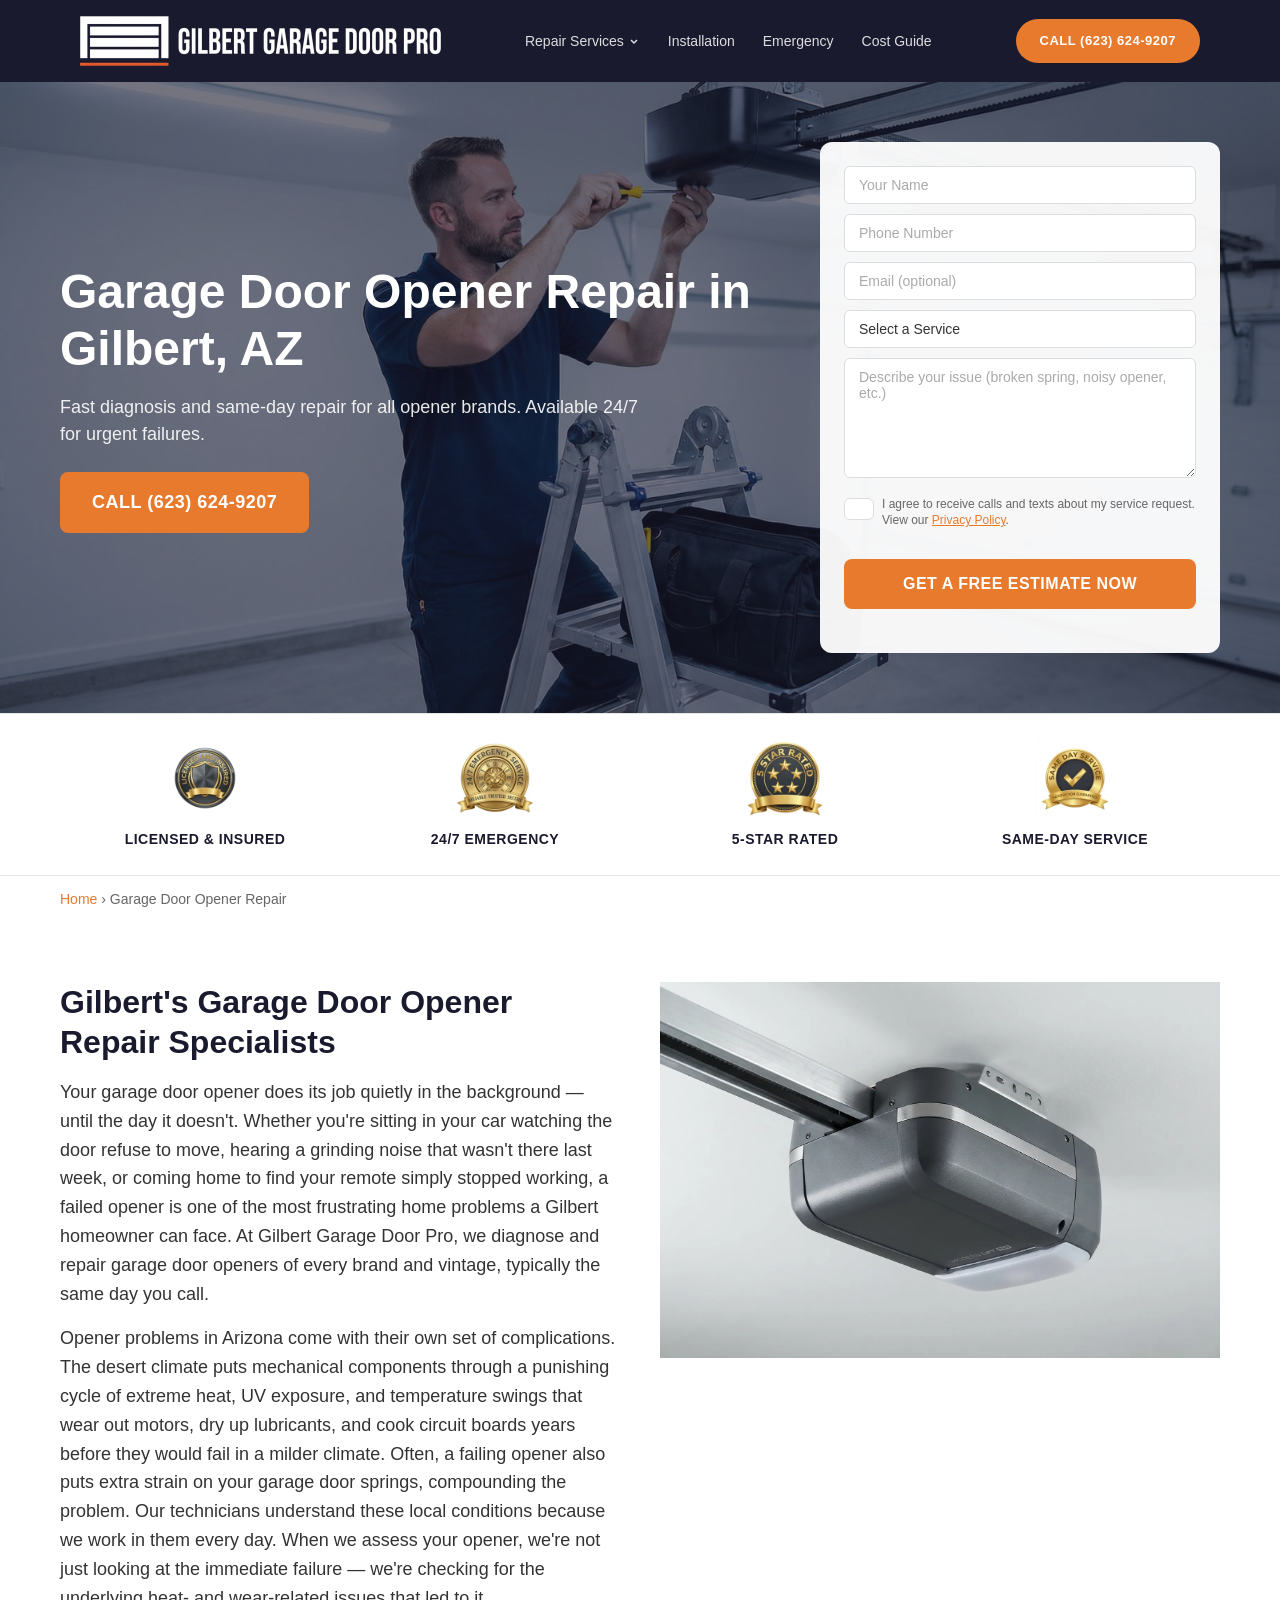
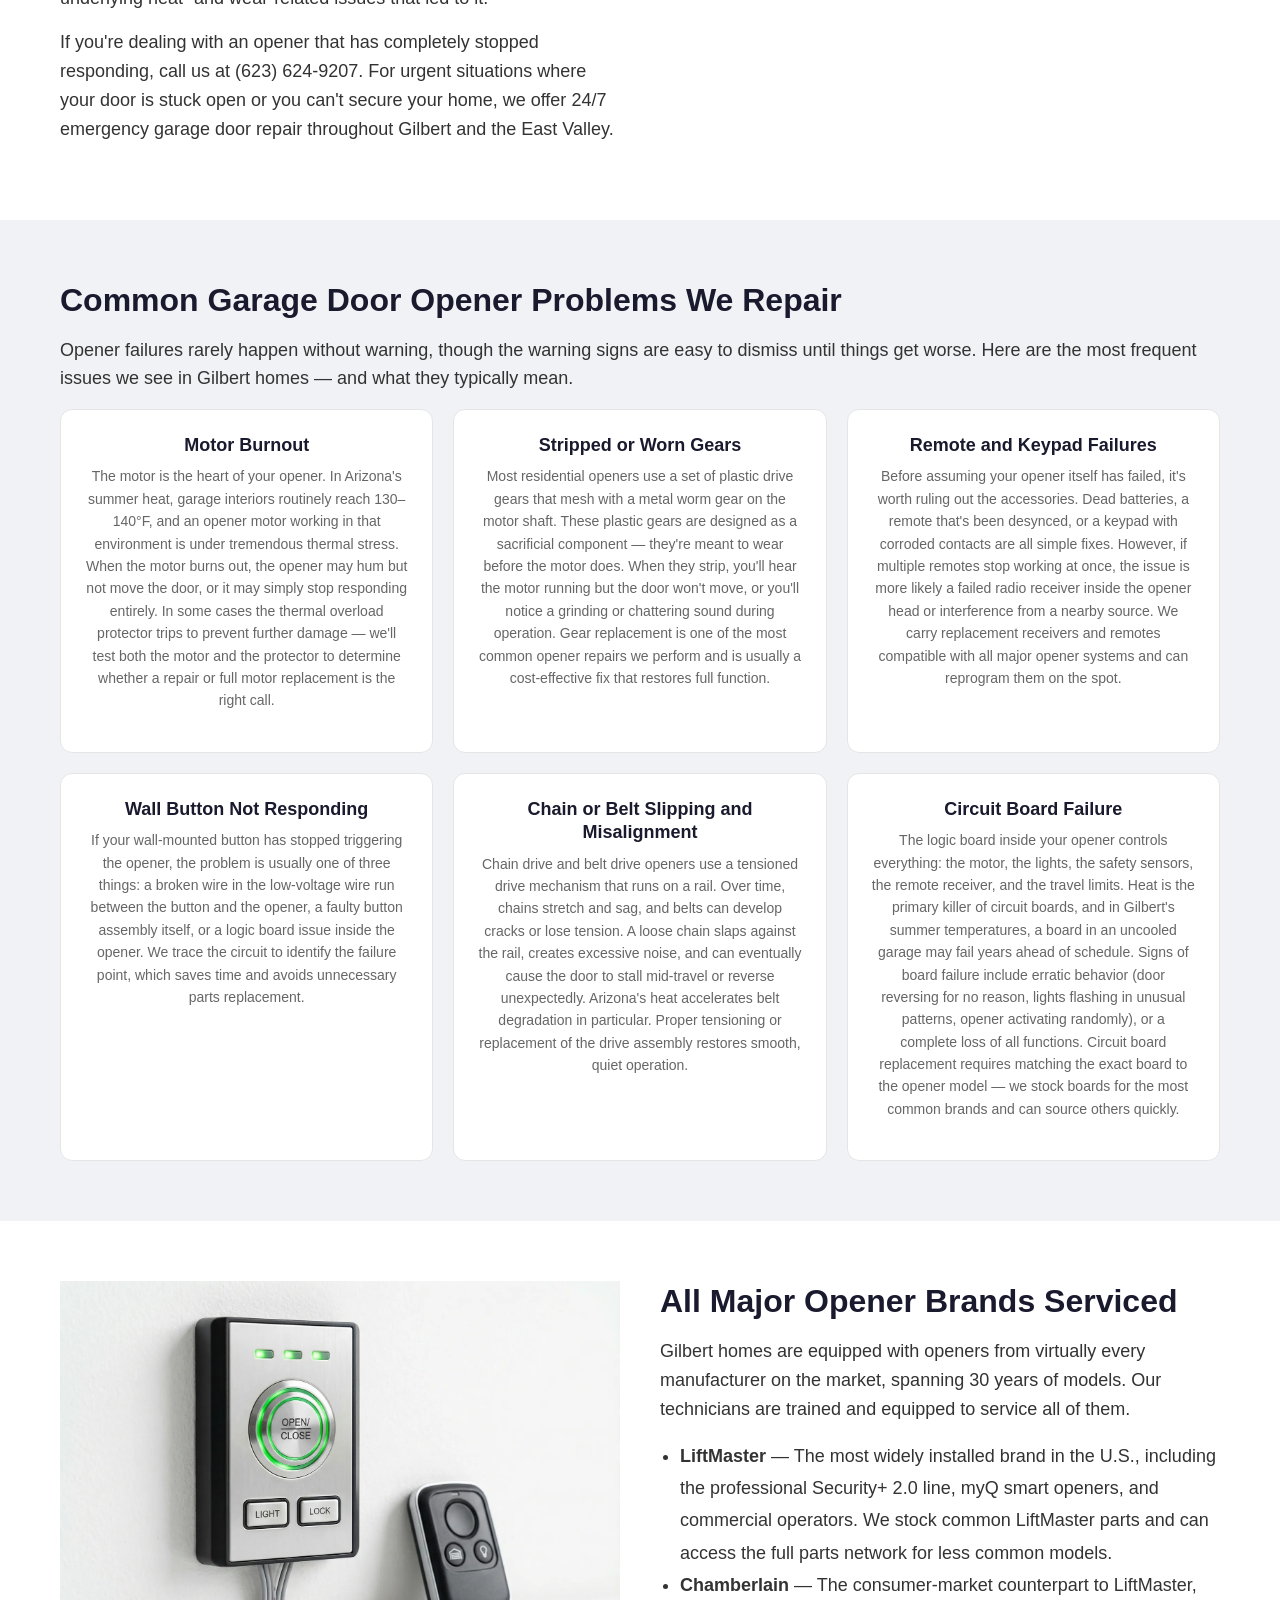
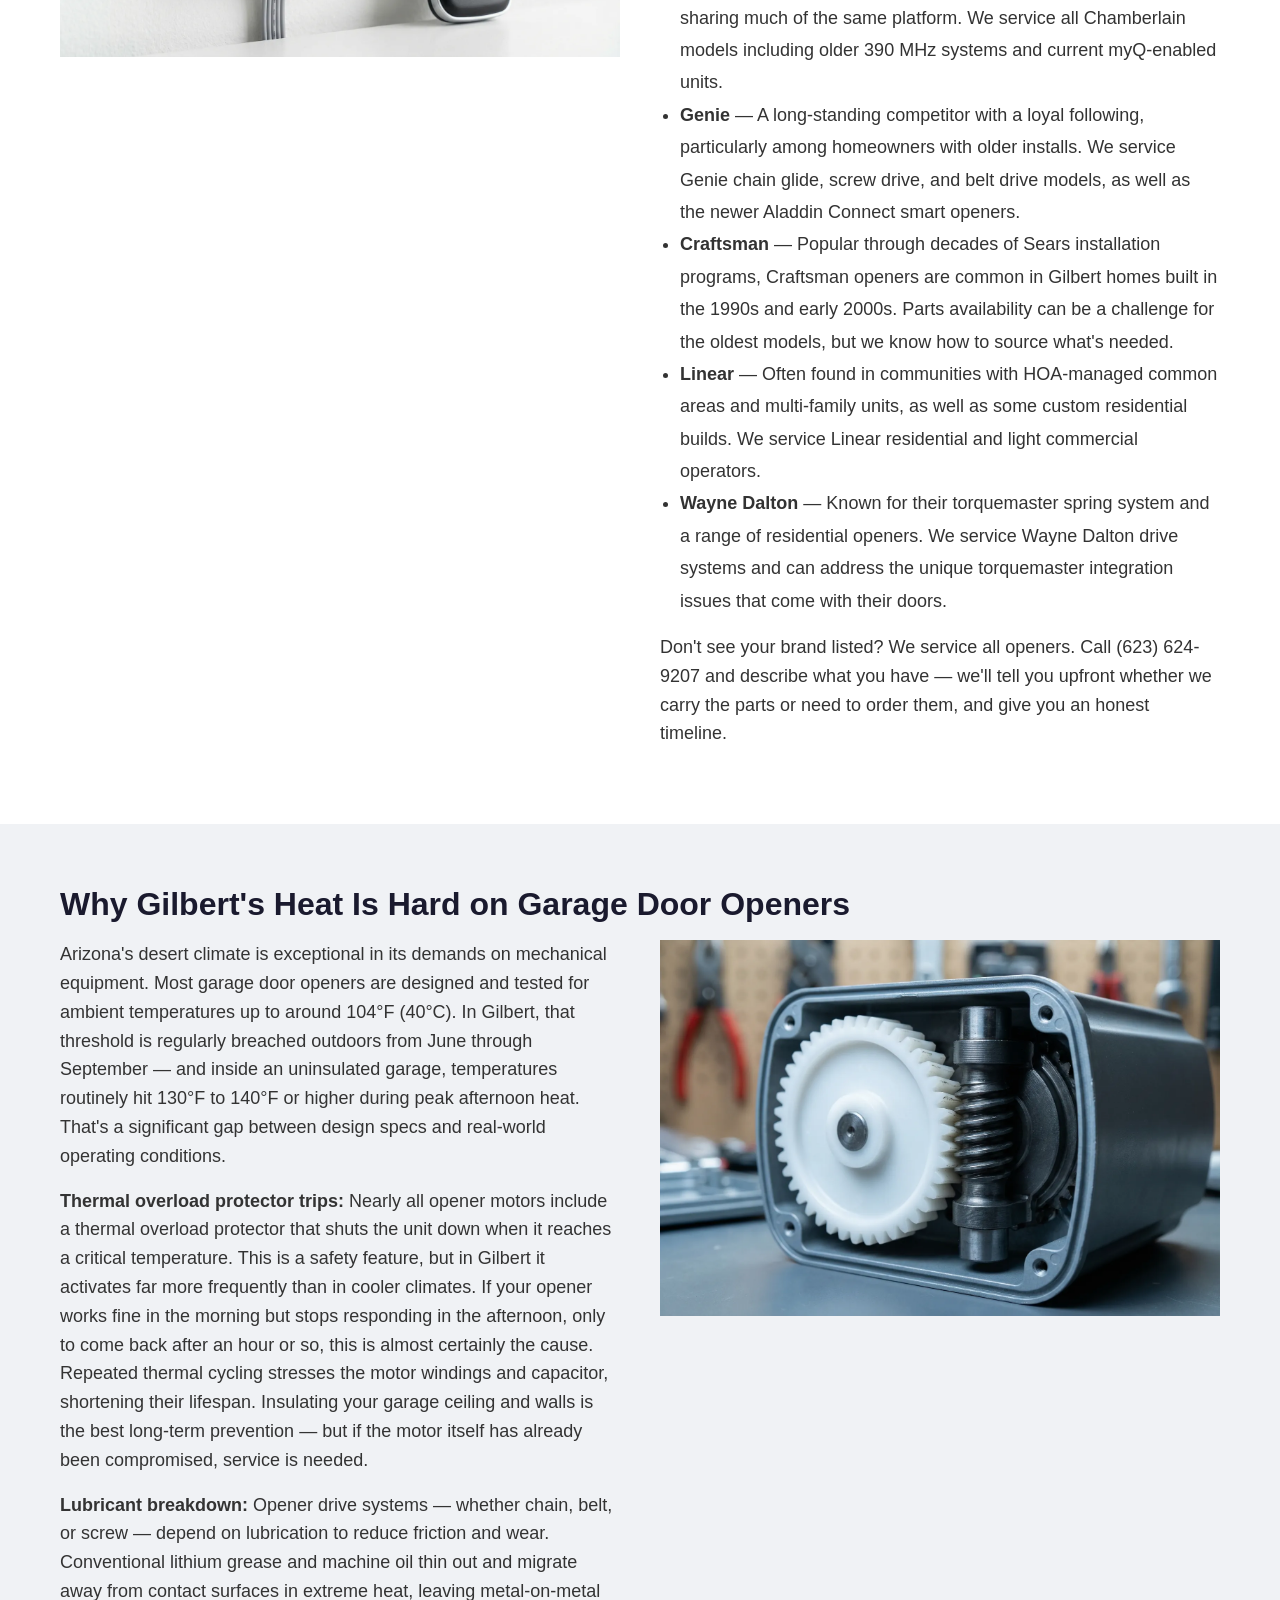
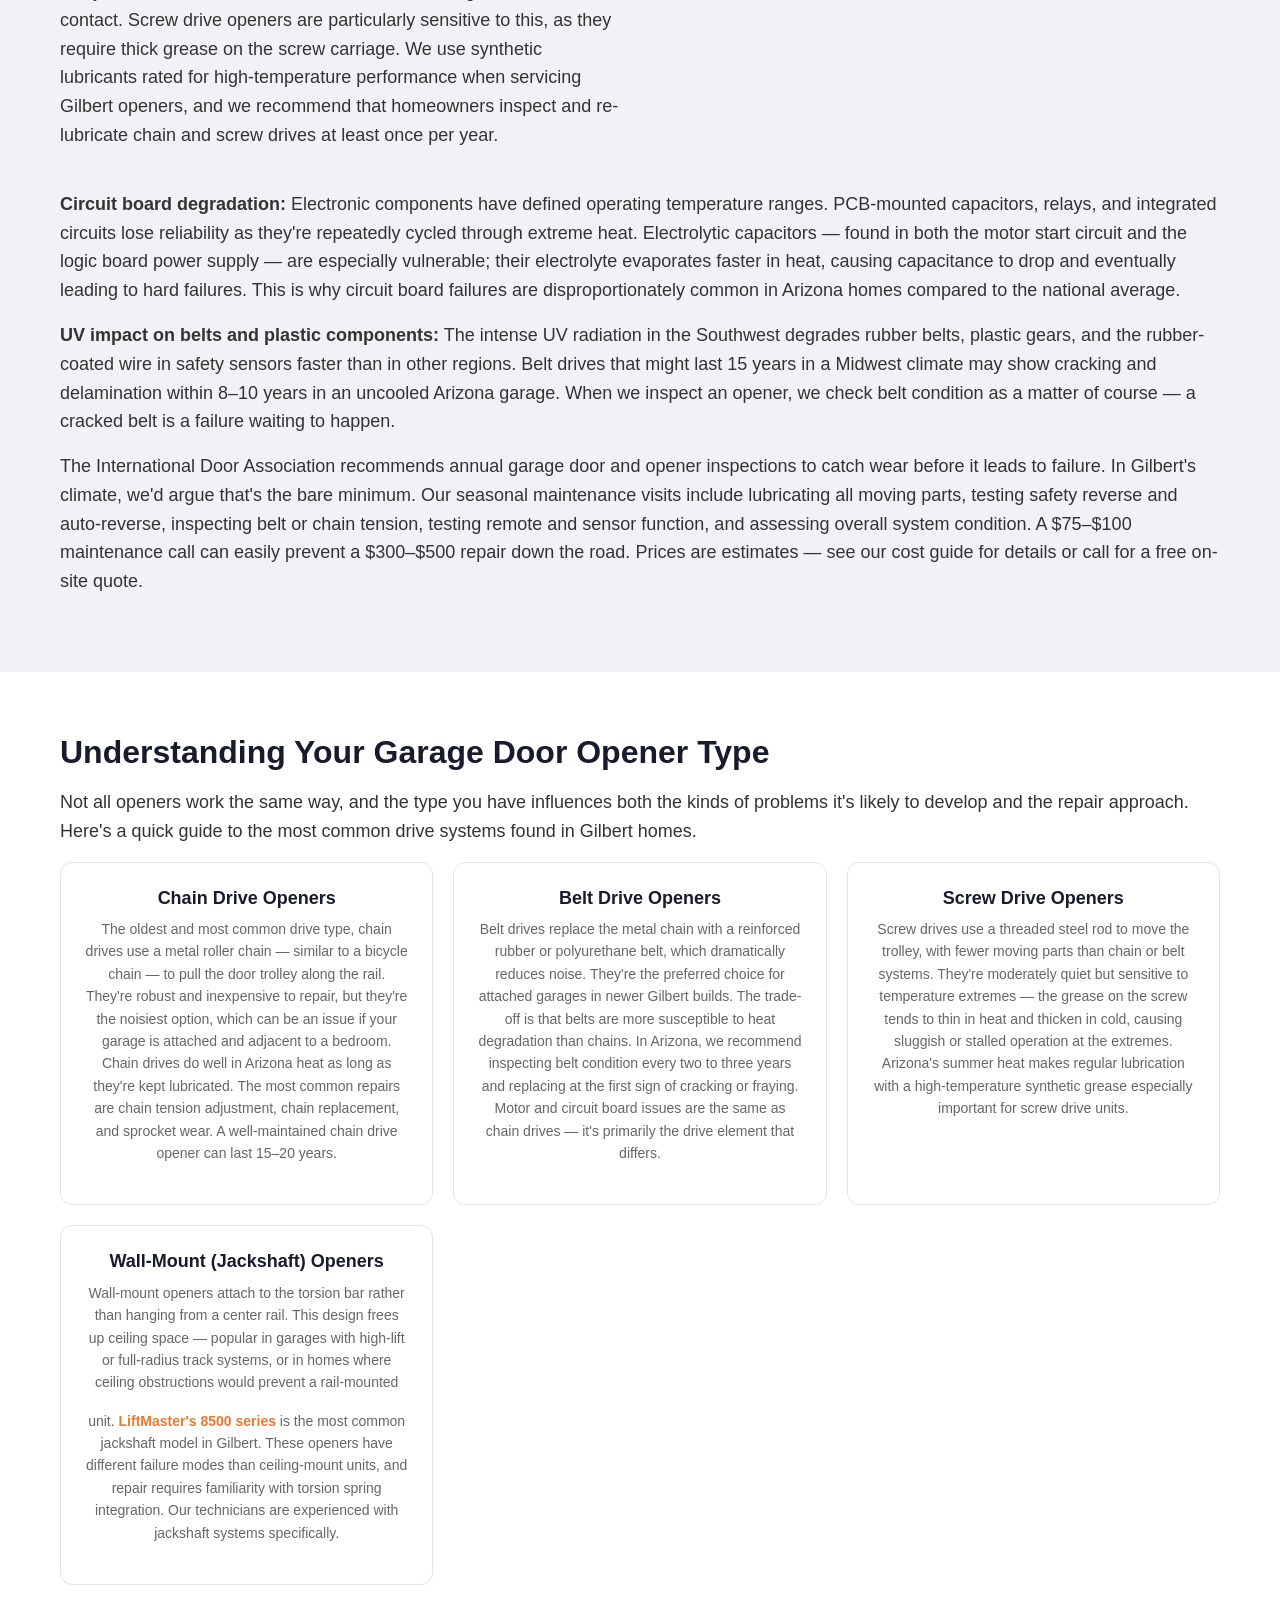
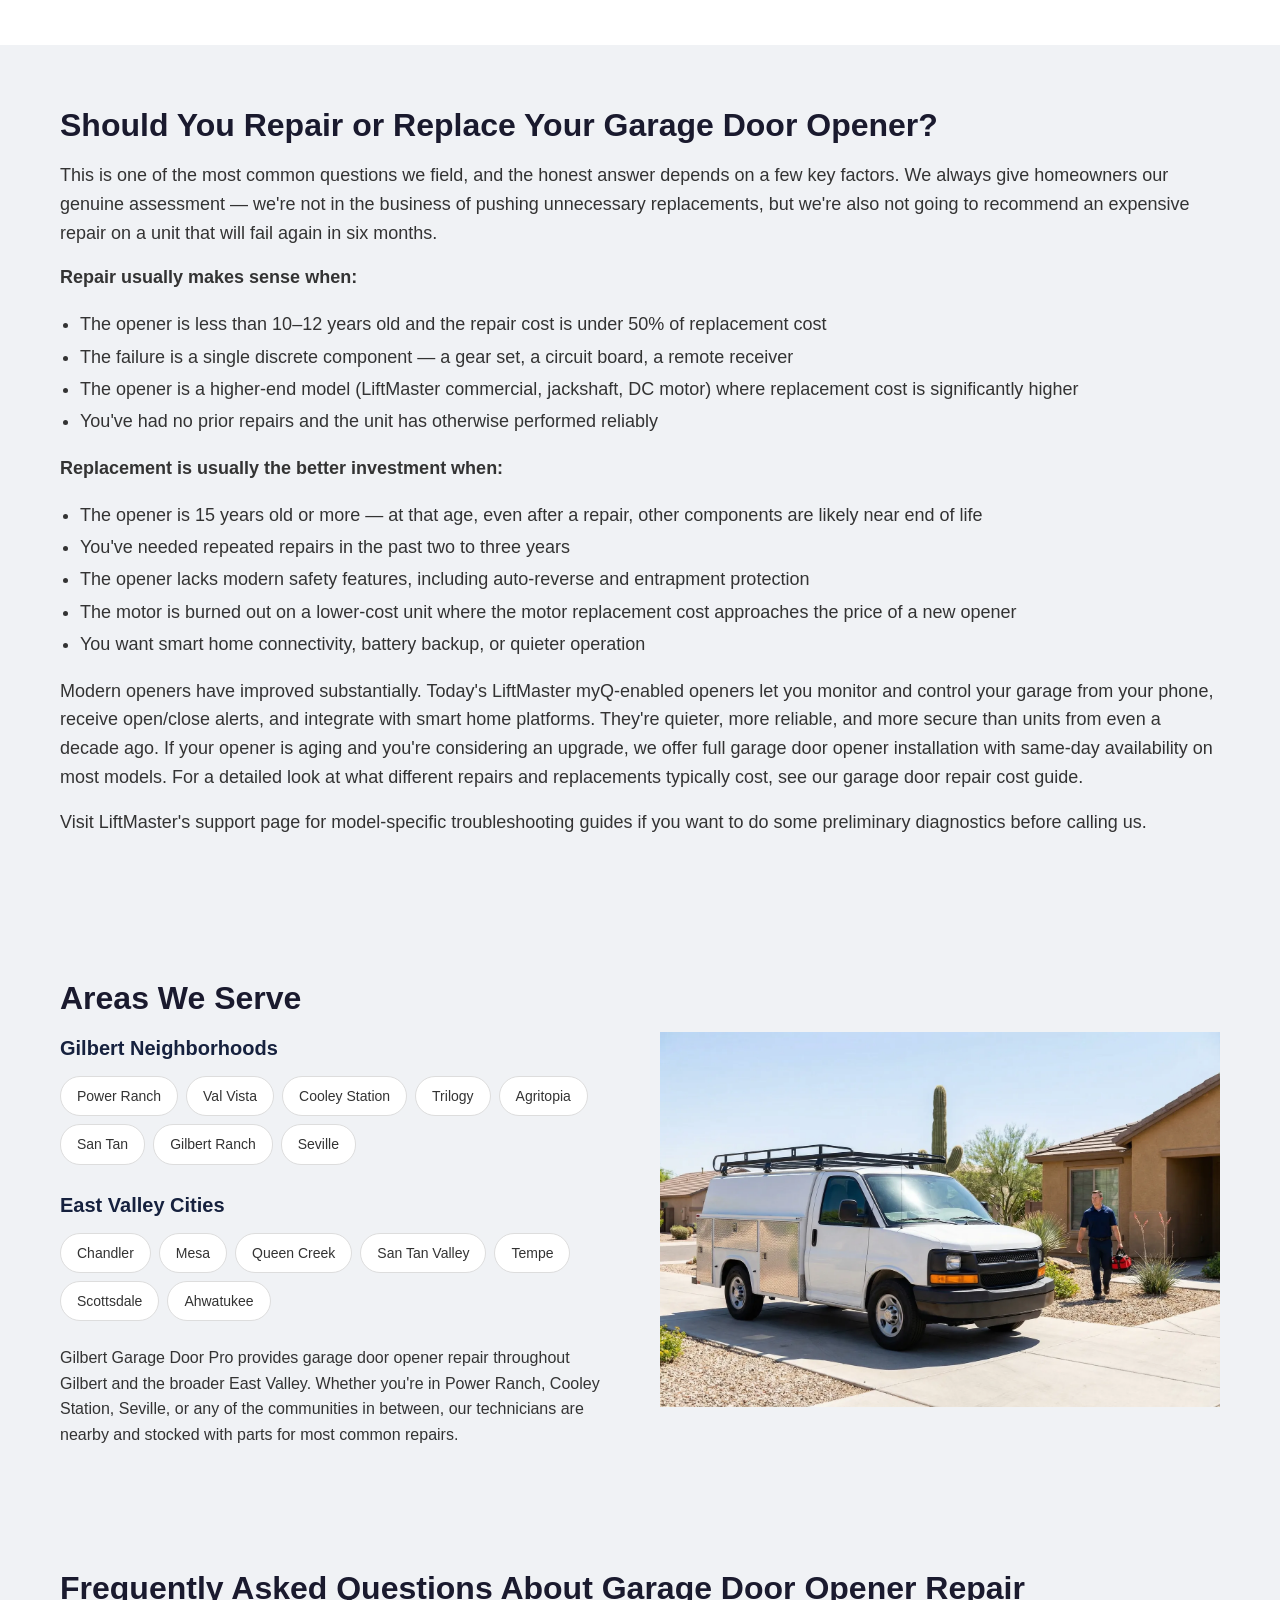
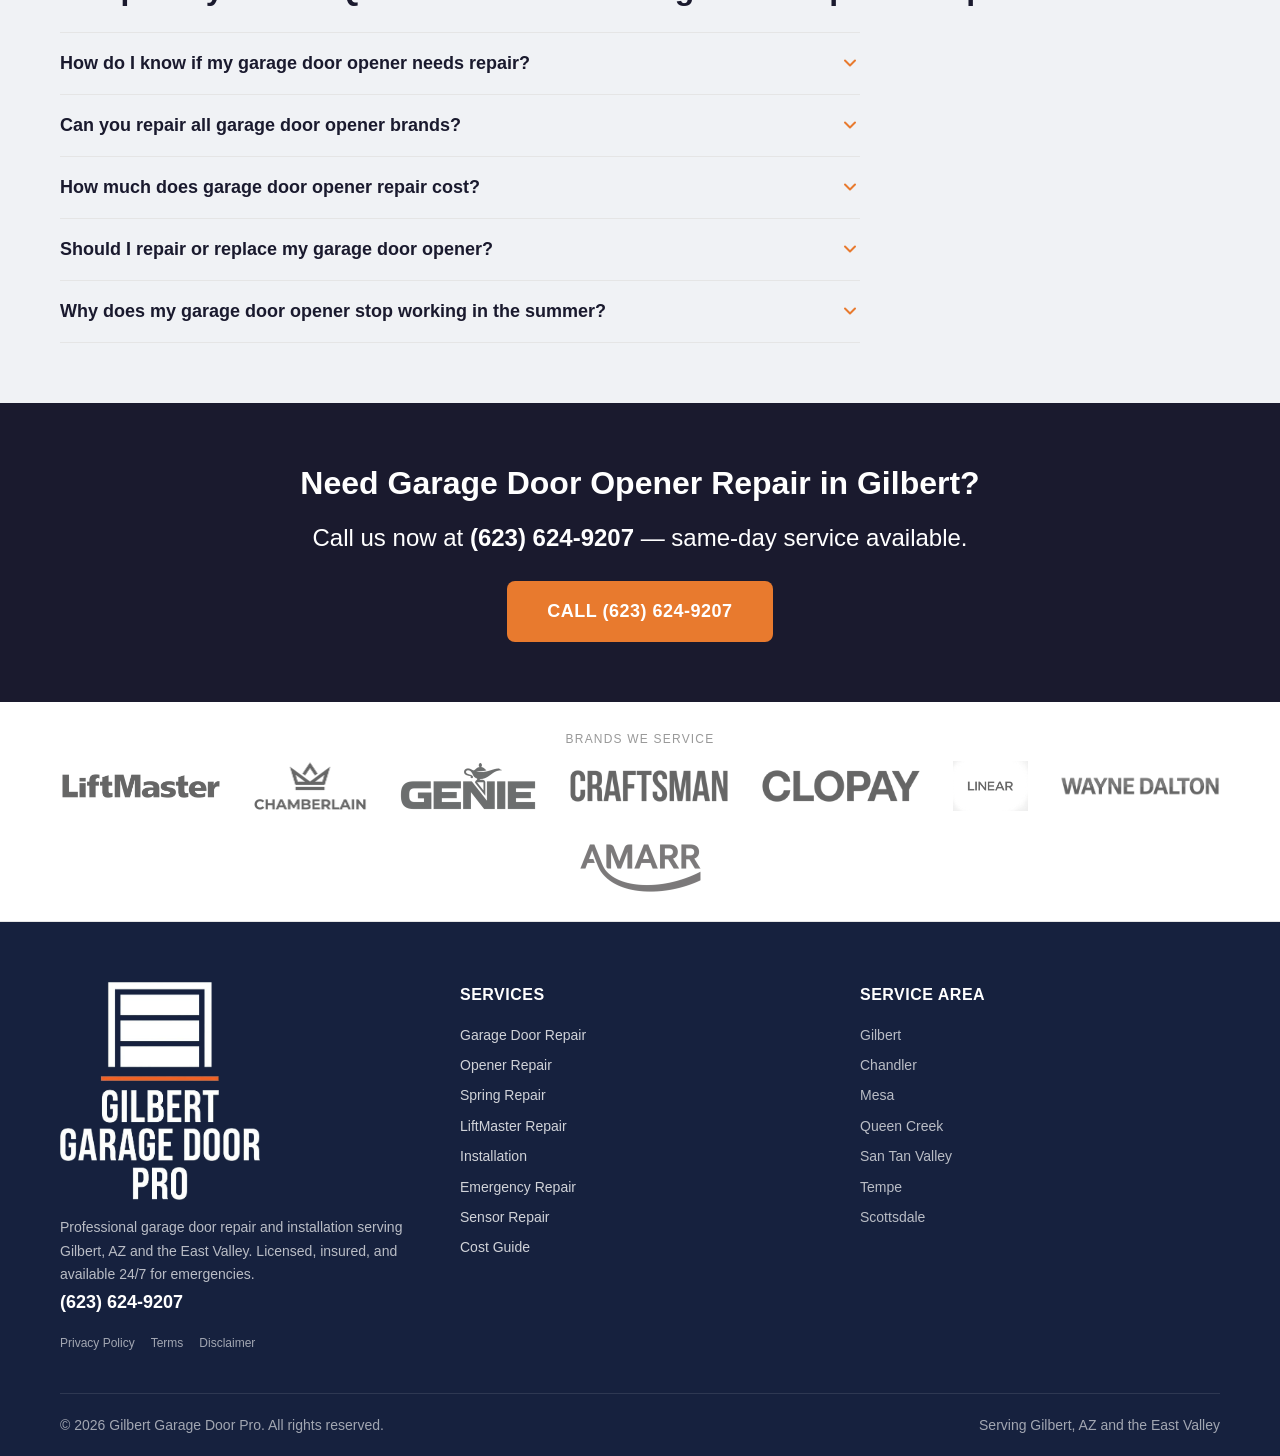
<file: garage-door-opener-repair.html>
<!DOCTYPE html>
<html lang="en">
<head>
<!-- Google Tag Manager -->
<script>(function(w,d,s,l,i){w[l]=w[l]||[];w[l].push({'gtm.start':
new Date().getTime(),event:'gtm.js'});var f=d.getElementsByTagName(s)[0],
j=d.createElement(s),dl=l!='dataLayer'?'&l='+l:'';j.async=true;j.src=
'https://www.googletagmanager.com/gtm.js?id='+i+dl;f.parentNode.insertBefore(j,f);
})(window,document,'script','dataLayer','GTM-MW5MWK5L');</script>
<!-- End Google Tag Manager -->
<!-- Google Analytics 4 -->
<script async src="https://www.googletagmanager.com/gtag/js?id=G-VV5WH1M294"></script>
<script>
  window.dataLayer = window.dataLayer || [];
  function gtag(){dataLayer.push(arguments);}
  gtag('js', new Date());
  gtag('config', 'G-VV5WH1M294');
</script>
<!-- End Google Analytics 4 -->
  <meta charset="UTF-8">
  <meta name="viewport" content="width=device-width, initial-scale=1.0">
  <title>Garage Door Opener Repair Gilbert AZ | Same Day Service</title>
  <meta name="description" content="Expert garage door opener repair in Gilbert, AZ. We fix all brands — LiftMaster, Chamberlain, Genie, Craftsman. 24/7 emergency service. Call now.">
  <link rel="canonical" href="https://gilbertgaragedoorpro.com/garage-door-opener-repair.html">
  <meta property="og:title" content="Garage Door Opener Repair Gilbert AZ | Same Day Service">
  <meta property="og:description" content="Expert garage door opener repair in Gilbert, AZ. We fix all brands — LiftMaster, Chamberlain, Genie, Craftsman. 24/7 emergency service. Call now.">
  <meta property="og:type" content="website">
  <meta property="og:url" content="https://gilbertgaragedoorpro.com/garage-door-opener-repair.html">
  <meta property="og:image" content="https://gilbertgaragedoorpro.com/images/opener_hero.jpg">
  <link rel="preload" as="image" href="images/opener_hero.jpg">
  <link rel="icon" type="image/png" href="images/favicon.png">
  <link rel="apple-touch-icon" href="images/apple-touch-icon.png">
  <link rel="stylesheet" href="css/style.css">
</head>
<body>
<!-- Google Tag Manager (noscript) -->
<noscript><iframe src="https://www.googletagmanager.com/ns.html?id=GTM-MW5MWK5L"
height="0" width="0" style="display:none;visibility:hidden"></iframe></noscript>
<!-- End Google Tag Manager (noscript) -->

  <!-- Header -->
  <header class="site-header">
    <div class="container">
      <div class="header-inner">
        <a href="index.html" class="logo">
          <img src="images/logo_white.png" alt="Gilbert Garage Door Pro" width="200" height="28">
        </a>
        <nav class="nav-menu">
          <div class="nav-dropdown">
            <button class="nav-dropdown-toggle">Repair Services <svg class="dropdown-arrow" width="12" height="12" viewBox="0 0 12 12"><path d="M3 5L6 8L9 5" stroke="currentColor" stroke-width="1.5" fill="none"/></svg></button>
            <div class="nav-dropdown-menu">
              <a href="garage-door-repair.html">Door Repair</a>
              <a href="garage-door-opener-repair.html">Opener Repair</a>
              <a href="garage-door-spring-repair.html">Spring Repair</a>
              <a href="garage-door-sensor-repair.html">Sensor Repair</a>
              <a href="liftmaster-garage-door-repair.html">LiftMaster Repair</a>
            </div>
          </div>
          <a href="garage-door-installation.html">Installation</a>
          <a href="emergency-garage-door-repair.html">Emergency</a>
          <a href="garage-door-repair-cost.html">Cost Guide</a>
        </nav>

        <a href="tel:+16236249207" class="header-cta btn-primary">Call (623) 624-9207</a>
        <button class="menu-toggle" aria-expanded="false" aria-label="Menu">
          <span></span>
          <span></span>
          <span></span>
        </button>
      </div>
    </div>
  </header>

  <!-- Hero -->
  <section class="hero" style="background-image: url('images/opener_hero.jpg');">
    <div class="hero-overlay">
      <div class="container">
        <div class="hero-split">
          <div class="hero-text">
            <h1>Garage Door Opener Repair in Gilbert, AZ</h1>
            <p class="hero-subtitle">Fast diagnosis and same-day repair for all opener brands. Available 24/7 for urgent failures.</p>
            <a href="tel:+16236249207" class="btn-primary">Call (623) 624-9207</a>
          </div>
          <div class="hero-form">
            <form class="contact-form" id="hero-form" action="#" method="POST" aria-label="Request garage door service">
              <div class="form__fields">
                <input type="text" name="name" placeholder="Your Name" required autocomplete="name">
                <input type="tel" name="phone" placeholder="Phone Number" required autocomplete="tel">
                <input type="email" name="email" placeholder="Email (optional)" autocomplete="email">
                <select name="service">
                  <option value="">Select a Service</option>
                  <option value="Garage Door Repair">Garage Door Repair</option>
                  <option value="Opener Repair">Opener Repair</option>
                  <option value="Spring Repair">Spring Repair</option>
                  <option value="LiftMaster Repair">LiftMaster Repair</option>
                  <option value="Installation">Installation</option>
                  <option value="Emergency Repair">Emergency Repair</option>
                  <option value="Sensor Repair">Sensor Repair</option>
                  <option value="Other">Other</option>
                </select>
                <textarea name="issue" placeholder="Describe your issue (broken spring, noisy opener, etc.)" rows="3"></textarea>
                <div class="form__checkbox">
                  <input type="checkbox" id="hero-form-optin" name="optin" required>
                  <label for="hero-form-optin">I agree to receive calls and texts about my service request. View our <a href="privacy-policy.html">Privacy Policy</a>.</label>
                </div>
                <input type="hidden" name="page_source" value="opener-repair">
                <input type="hidden" name="form_id" value="hero-form">
                <input type="hidden" name="site" value="gilbertgaragedoorpro.com">
                <input type="hidden" name="timestamp" value="">
                <button type="submit" class="btn-primary">Get a Free Estimate Now</button>
              </div>
              <div class="form__success" aria-live="polite"></div>
            </form>
          </div>
        </div>
      </div>
    </div>
  </section>

  <!-- Trust Bar -->
  <section class="trust-bar">
    <div class="container">
      <div class="trust-item">
        <picture>
          <source srcset="images/badges/badge_licensed.webp" type="image/webp">
          <img src="images/badges/badge_licensed.png" alt="Licensed and Insured" width="80" height="80" loading="lazy">
        </picture>
        <span class="trust-label">Licensed &amp; Insured</span>
      </div>
      <div class="trust-item">
        <picture>
          <source srcset="images/badges/badge_emergency.webp" type="image/webp">
          <img src="images/badges/badge_emergency.png" alt="24/7 Emergency Service" width="80" height="80" loading="lazy">
        </picture>
        <span class="trust-label">24/7 Emergency</span>
      </div>
      <div class="trust-item">
        <picture>
          <source srcset="images/badges/badge_rated.webp" type="image/webp">
          <img src="images/badges/badge_rated.png" alt="5 Star Rated" width="80" height="80" loading="lazy">
        </picture>
        <span class="trust-label">5-Star Rated</span>
      </div>
      <div class="trust-item">
        <picture>
          <source srcset="images/badges/badge_sameday.webp" type="image/webp">
          <img src="images/badges/badge_sameday.png" alt="Same Day Service" width="80" height="80" loading="lazy">
        </picture>
        <span class="trust-label">Same-Day Service</span>
      </div>
    </div>
  </section>

  <!-- Breadcrumb -->
  <nav aria-label="Breadcrumb" class="breadcrumb">
    <div class="container">
      <a href="/">Home</a> &rsaquo; <span>Garage Door Opener Repair</span>
    </div>
  </nav>

  <!-- Intro Content -->
  <section class="content-section">
    <div class="container">
      <div class="content-grid">
        <div>
          <h2>Gilbert's Garage Door Opener Repair Specialists</h2>
          <p>Your garage door opener does its job quietly in the background — until the day it doesn't. Whether you're sitting in your car watching the door refuse to move, hearing a grinding noise that wasn't there last week, or coming home to find your remote simply stopped working, a failed opener is one of the most frustrating home problems a Gilbert homeowner can face. At Gilbert Garage Door Pro, we diagnose and repair garage door openers of every brand and vintage, typically the same day you call.</p>

          <p>Opener problems in Arizona come with their own set of complications. The desert climate puts mechanical components through a punishing cycle of extreme heat, UV exposure, and temperature swings that wear out motors, dry up lubricants, and cook circuit boards years before they would fail in a milder climate. Often, a failing opener also puts extra strain on your <a href="garage-door-spring-repair.html">garage door springs</a>, compounding the problem. Our technicians understand these local conditions because we work in them every day. When we assess your opener, we're not just looking at the immediate failure — we're checking for the underlying heat- and wear-related issues that led to it.</p>

          <p>If you're dealing with an opener that has completely stopped responding, call us at <a href="tel:+16236249207">(623) 624-9207</a>. For urgent situations where your door is stuck open or you can't secure your home, we offer <a href="emergency-garage-door-repair.html">24/7 emergency garage door repair</a> throughout Gilbert and the East Valley.</p>
        </div>
        <div>
          <picture>
            <source srcset="images/webp/opener_unit.webp" type="image/webp">
            <img src="images/opener_unit.jpg" alt="Garage door opener motor unit mounted to ceiling in a Gilbert, AZ garage" loading="lazy" width="600" height="400">
          </picture>
        </div>
      </div>
    </div>
  </section>

  <!-- Common Opener Problems -->
  <section class="content-section alt-bg">
    <div class="container">
      <h2>Common Garage Door Opener Problems We Repair</h2>
      <p>Opener failures rarely happen without warning, though the warning signs are easy to dismiss until things get worse. Here are the most frequent issues we see in Gilbert homes — and what they typically mean.</p>

      <div class="services-grid">
        <div class="service-card">
          <h3>Motor Burnout</h3>
          <p>The motor is the heart of your opener. In Arizona's summer heat, garage interiors routinely reach 130–140&deg;F, and an opener motor working in that environment is under tremendous thermal stress. When the motor burns out, the opener may hum but not move the door, or it may simply stop responding entirely. In some cases the thermal overload protector trips to prevent further damage — we'll test both the motor and the protector to determine whether a repair or full motor replacement is the right call.</p>
        </div>
        <div class="service-card">
          <h3>Stripped or Worn Gears</h3>
          <p>Most residential openers use a set of plastic drive gears that mesh with a metal worm gear on the motor shaft. These plastic gears are designed as a sacrificial component — they're meant to wear before the motor does. When they strip, you'll hear the motor running but the door won't move, or you'll notice a grinding or chattering sound during operation. Gear replacement is one of the most common opener repairs we perform and is usually a cost-effective fix that restores full function.</p>
        </div>
        <div class="service-card">
          <h3>Remote and Keypad Failures</h3>
          <p>Before assuming your opener itself has failed, it's worth ruling out the accessories. Dead batteries, a remote that's been desynced, or a keypad with corroded contacts are all simple fixes. However, if multiple remotes stop working at once, the issue is more likely a failed radio receiver inside the opener head or interference from a nearby source. We carry replacement receivers and remotes compatible with all major opener systems and can reprogram them on the spot.</p>
        </div>
        <div class="service-card">
          <h3>Wall Button Not Responding</h3>
          <p>If your wall-mounted button has stopped triggering the opener, the problem is usually one of three things: a broken wire in the low-voltage wire run between the button and the opener, a faulty button assembly itself, or a logic board issue inside the opener. We trace the circuit to identify the failure point, which saves time and avoids unnecessary parts replacement.</p>
        </div>
        <div class="service-card">
          <h3>Chain or Belt Slipping and Misalignment</h3>
          <p>Chain drive and belt drive openers use a tensioned drive mechanism that runs on a rail. Over time, chains stretch and sag, and belts can develop cracks or lose tension. A loose chain slaps against the rail, creates excessive noise, and can eventually cause the door to stall mid-travel or reverse unexpectedly. Arizona's heat accelerates belt degradation in particular. Proper tensioning or replacement of the drive assembly restores smooth, quiet operation.</p>
        </div>
        <div class="service-card">
          <h3>Circuit Board Failure</h3>
          <p>The logic board inside your opener controls everything: the motor, the lights, the safety sensors, the remote receiver, and the travel limits. Heat is the primary killer of circuit boards, and in Gilbert's summer temperatures, a board in an uncooled garage may fail years ahead of schedule. Signs of board failure include erratic behavior (door reversing for no reason, lights flashing in unusual patterns, opener activating randomly), or a complete loss of all functions. Circuit board replacement requires matching the exact board to the opener model — we stock boards for the most common brands and can source others quickly.</p>
        </div>
      </div>
    </div>
  </section>

  <!-- Brands Serviced -->
  <section class="content-section">
    <div class="container">
      <div class="content-grid">
        <div>
          <picture>
            <source srcset="images/webp/opener_remote.webp" type="image/webp">
            <img src="images/opener_remote.jpg" alt="Garage door opener remote controls for LiftMaster, Chamberlain, and Genie brands" loading="lazy" width="600" height="400">
          </picture>
        </div>
        <div>
          <h2>All Major Opener Brands Serviced</h2>
          <p>Gilbert homes are equipped with openers from virtually every manufacturer on the market, spanning 30 years of models. Our technicians are trained and equipped to service all of them.</p>

          <ul>
            <li><strong><a href="liftmaster-garage-door-repair.html">LiftMaster</a></strong> — The most widely installed brand in the U.S., including the professional Security+ 2.0 line, myQ smart openers, and commercial operators. We stock common LiftMaster parts and can access the full parts network for less common models.</li>
            <li><strong>Chamberlain</strong> — The consumer-market counterpart to LiftMaster, sharing much of the same platform. We service all Chamberlain models including older 390 MHz systems and current myQ-enabled units.</li>
            <li><strong>Genie</strong> — A long-standing competitor with a loyal following, particularly among homeowners with older installs. We service Genie chain glide, screw drive, and belt drive models, as well as the newer Aladdin Connect smart openers.</li>
            <li><strong>Craftsman</strong> — Popular through decades of Sears installation programs, Craftsman openers are common in Gilbert homes built in the 1990s and early 2000s. Parts availability can be a challenge for the oldest models, but we know how to source what's needed.</li>
            <li><strong>Linear</strong> — Often found in communities with HOA-managed common areas and multi-family units, as well as some custom residential builds. We service Linear residential and light commercial operators.</li>
            <li><strong>Wayne Dalton</strong> — Known for their torquemaster spring system and a range of residential openers. We service Wayne Dalton drive systems and can address the unique torquemaster integration issues that come with their doors.</li>
          </ul>

          <p>Don't see your brand listed? We service all openers. Call <a href="tel:+16236249207">(623) 624-9207</a> and describe what you have — we'll tell you upfront whether we carry the parts or need to order them, and give you an honest timeline.</p>
        </div>
      </div>
    </div>
  </section>

  <!-- Arizona Heat Section -->
  <section class="content-section alt-bg">
    <div class="container">
      <h2>Why Gilbert's Heat Is Hard on Garage Door Openers</h2>
      <div class="content-grid">
        <div>
          <p>Arizona's desert climate is exceptional in its demands on mechanical equipment. Most garage door openers are designed and tested for ambient temperatures up to around 104&deg;F (40&deg;C). In Gilbert, that threshold is regularly breached outdoors from June through September — and inside an uninsulated garage, temperatures routinely hit 130&deg;F to 140&deg;F or higher during peak afternoon heat. That's a significant gap between design specs and real-world operating conditions.</p>

          <p><strong>Thermal overload protector trips:</strong> Nearly all opener motors include a thermal overload protector that shuts the unit down when it reaches a critical temperature. This is a safety feature, but in Gilbert it activates far more frequently than in cooler climates. If your opener works fine in the morning but stops responding in the afternoon, only to come back after an hour or so, this is almost certainly the cause. Repeated thermal cycling stresses the motor windings and capacitor, shortening their lifespan. Insulating your garage ceiling and walls is the best long-term prevention — but if the motor itself has already been compromised, service is needed.</p>

          <p><strong>Lubricant breakdown:</strong> Opener drive systems — whether chain, belt, or screw — depend on lubrication to reduce friction and wear. Conventional lithium grease and machine oil thin out and migrate away from contact surfaces in extreme heat, leaving metal-on-metal contact. Screw drive openers are particularly sensitive to this, as they require thick grease on the screw carriage. We use synthetic lubricants rated for high-temperature performance when servicing Gilbert openers, and we recommend that homeowners inspect and re-lubricate chain and screw drives at least once per year.</p>
        </div>
        <div>
          <picture>
            <source srcset="images/webp/opener_gears.webp" type="image/webp">
            <img src="images/opener_gears.jpg" alt="Worn garage door opener drive gears showing heat damage and wear common in Arizona climates" loading="lazy" width="600" height="400">
          </picture>
        </div>
      </div>
      <div style="margin-top: 1.5rem;">
        <p><strong>Circuit board degradation:</strong> Electronic components have defined operating temperature ranges. PCB-mounted capacitors, relays, and integrated circuits lose reliability as they're repeatedly cycled through extreme heat. Electrolytic capacitors — found in both the motor start circuit and the logic board power supply — are especially vulnerable; their electrolyte evaporates faster in heat, causing capacitance to drop and eventually leading to hard failures. This is why circuit board failures are disproportionately common in Arizona homes compared to the national average.</p>

        <p><strong>UV impact on belts and plastic components:</strong> The intense UV radiation in the Southwest degrades rubber belts, plastic gears, and the rubber-coated wire in safety sensors faster than in other regions. Belt drives that might last 15 years in a Midwest climate may show cracking and delamination within 8–10 years in an uncooled Arizona garage. When we inspect an opener, we check belt condition as a matter of course — a cracked belt is a failure waiting to happen.</p>

        <p>The <a href="https://www.doors.org/" target="_blank" rel="noopener">International Door Association</a> recommends annual garage door and opener inspections to catch wear before it leads to failure. In Gilbert's climate, we'd argue that's the bare minimum. Our seasonal maintenance visits include lubricating all moving parts, testing safety reverse and auto-reverse, inspecting belt or chain tension, testing remote and sensor function, and assessing overall system condition. A $75–$100 maintenance call can easily prevent a $300–$500 repair down the road. Prices are estimates — <a href="garage-door-repair-cost.html">see our cost guide</a> for details or call for a free on-site quote.</p>
      </div>
    </div>
  </section>

  <!-- Types of Openers -->
  <section class="content-section">
    <div class="container">
      <h2>Understanding Your Garage Door Opener Type</h2>
      <p>Not all openers work the same way, and the type you have influences both the kinds of problems it's likely to develop and the repair approach. Here's a quick guide to the most common drive systems found in Gilbert homes.</p>

      <div class="services-grid">
        <div class="service-card">
          <h3>Chain Drive Openers</h3>
          <p>The oldest and most common drive type, chain drives use a metal roller chain — similar to a bicycle chain — to pull the door trolley along the rail. They're robust and inexpensive to repair, but they're the noisiest option, which can be an issue if your garage is attached and adjacent to a bedroom. Chain drives do well in Arizona heat as long as they're kept lubricated. The most common repairs are chain tension adjustment, chain replacement, and sprocket wear. A well-maintained chain drive opener can last 15–20 years.</p>
        </div>
        <div class="service-card">
          <h3>Belt Drive Openers</h3>
          <p>Belt drives replace the metal chain with a reinforced rubber or polyurethane belt, which dramatically reduces noise. They're the preferred choice for attached garages in newer Gilbert builds. The trade-off is that belts are more susceptible to heat degradation than chains. In Arizona, we recommend inspecting belt condition every two to three years and replacing at the first sign of cracking or fraying. Motor and circuit board issues are the same as chain drives — it's primarily the drive element that differs.</p>
        </div>
        <div class="service-card">
          <h3>Screw Drive Openers</h3>
          <p>Screw drives use a threaded steel rod to move the trolley, with fewer moving parts than chain or belt systems. They're moderately quiet but sensitive to temperature extremes — the grease on the screw tends to thin in heat and thicken in cold, causing sluggish or stalled operation at the extremes. Arizona's summer heat makes regular lubrication with a high-temperature synthetic grease especially important for screw drive units.</p>
        </div>
        <div class="service-card">
          <h3>Wall-Mount (Jackshaft) Openers</h3>
          <p>Wall-mount openers attach to the torsion bar rather than hanging from a center rail. This design frees up ceiling space — popular in garages with high-lift or full-radius track systems, or in homes where ceiling obstructions would prevent a rail-mounted unit. <a href="liftmaster-garage-door-repair.html">LiftMaster's 8500 series</a> is the most common jackshaft model in Gilbert. These openers have different failure modes than ceiling-mount units, and repair requires familiarity with torsion spring integration. Our technicians are experienced with jackshaft systems specifically.</p>
        </div>
      </div>
    </div>
  </section>

  <!-- Repair vs Replace -->
  <section class="content-section alt-bg">
    <div class="container">
      <h2>Should You Repair or Replace Your Garage Door Opener?</h2>
      <p>This is one of the most common questions we field, and the honest answer depends on a few key factors. We always give homeowners our genuine assessment — we're not in the business of pushing unnecessary replacements, but we're also not going to recommend an expensive repair on a unit that will fail again in six months.</p>

      <p><strong>Repair usually makes sense when:</strong></p>
      <ul>
        <li>The opener is less than 10–12 years old and the repair cost is under 50% of replacement cost</li>
        <li>The failure is a single discrete component — a gear set, a circuit board, a remote receiver</li>
        <li>The opener is a higher-end model (LiftMaster commercial, jackshaft, DC motor) where replacement cost is significantly higher</li>
        <li>You've had no prior repairs and the unit has otherwise performed reliably</li>
      </ul>

      <p><strong>Replacement is usually the better investment when:</strong></p>
      <ul>
        <li>The opener is 15 years old or more — at that age, even after a repair, other components are likely near end of life</li>
        <li>You've needed repeated repairs in the past two to three years</li>
        <li>The opener lacks modern safety features, including auto-reverse and entrapment protection</li>
        <li>The motor is burned out on a lower-cost unit where the motor replacement cost approaches the price of a new opener</li>
        <li>You want smart home connectivity, battery backup, or quieter operation</li>
      </ul>

      <p>Modern openers have improved substantially. Today's LiftMaster myQ-enabled openers let you monitor and control your garage from your phone, receive open/close alerts, and integrate with smart home platforms. They're quieter, more reliable, and more secure than units from even a decade ago. If your opener is aging and you're considering an upgrade, we offer <a href="garage-door-installation.html">full garage door opener installation</a> with same-day availability on most models. For a detailed look at what different repairs and replacements typically cost, see our <a href="garage-door-repair-cost.html">garage door repair cost guide</a>.</p>

      <p>Visit <a href="https://www.liftmaster.com/support" target="_blank" rel="noopener">LiftMaster's support page</a> for model-specific troubleshooting guides if you want to do some preliminary diagnostics before calling us.</p>
    </div>
  </section>

  <!-- Service Area -->
  <section class="service-area">
    <div class="container">
      <h2>Areas We Serve</h2>
      <div class="content-grid">
        <div>
          <h3>Gilbert Neighborhoods</h3>
          <div class="area-tags">
            <span class="area-tag">Power Ranch</span>
            <span class="area-tag">Val Vista</span>
            <span class="area-tag">Cooley Station</span>
            <span class="area-tag">Trilogy</span>
            <span class="area-tag">Agritopia</span>
            <span class="area-tag">San Tan</span>
            <span class="area-tag">Gilbert Ranch</span>
            <span class="area-tag">Seville</span>
          </div>

          <h3>East Valley Cities</h3>
          <div class="area-tags">
            <span class="area-tag">Chandler</span>
            <span class="area-tag">Mesa</span>
            <span class="area-tag">Queen Creek</span>
            <span class="area-tag">San Tan Valley</span>
            <span class="area-tag">Tempe</span>
            <span class="area-tag">Scottsdale</span>
            <span class="area-tag">Ahwatukee</span>
          </div>

          <p>Gilbert Garage Door Pro provides garage door opener repair throughout Gilbert and the broader East Valley. Whether you're in Power Ranch, Cooley Station, Seville, or any of the communities in between, our technicians are nearby and stocked with parts for most common repairs.</p>
        </div>
        <div>
          <picture>
            <source srcset="images/webp/home_truck.webp" type="image/webp">
            <img src="images/home_truck.jpg" alt="Gilbert Garage Door Pro service truck ready for dispatch in the East Valley" loading="lazy" width="600" height="400">
          </picture>
        </div>
      </div>
    </div>
  </section>

  <!-- FAQ Section -->
  <section class="faq-section content-section alt-bg">
    <div class="container">
      <h2>Frequently Asked Questions About Garage Door Opener Repair</h2>

      <div class="faq-item">
        <button class="faq-question">
          <span>How do I know if my garage door opener needs repair?</span>
  <svg class="faq-chevron" width="20" height="20" viewBox="0 0 20 20" fill="none" xmlns="http://www.w3.org/2000/svg">
    <path d="M5 7.5L10 12.5L15 7.5" stroke="currentColor" stroke-width="2" stroke-linecap="round" stroke-linejoin="round"/>
  </svg>
        </button>
        <div class="faq-answer">
          <p>Common warning signs include grinding or clicking noises during operation, the door reversing unexpectedly before it opens or closes completely, the remote or wall button not responding, the opener motor running but the door not moving, and intermittent operation that comes and goes. Any of these symptoms warrants a professional inspection — catching problems early is almost always less expensive than waiting for a complete failure.</p>
        </div>
      </div>

      <div class="faq-item">
        <button class="faq-question">
          <span>Can you repair all garage door opener brands?</span>
  <svg class="faq-chevron" width="20" height="20" viewBox="0 0 20 20" fill="none" xmlns="http://www.w3.org/2000/svg">
    <path d="M5 7.5L10 12.5L15 7.5" stroke="currentColor" stroke-width="2" stroke-linecap="round" stroke-linejoin="round"/>
  </svg>
        </button>
        <div class="faq-answer">
          <p>Yes. We service <a href="liftmaster-garage-door-repair.html">LiftMaster</a>, Chamberlain, Genie, Craftsman, Linear, Wayne Dalton, and all other major brands. Our technicians are trained on a wide range of systems and we stock parts for the most common models. For less common brands and older units, we can typically source parts within one to two business days.</p>
        </div>
      </div>

      <div class="faq-item">
        <button class="faq-question">
          <span>How much does garage door opener repair cost?</span>
  <svg class="faq-chevron" width="20" height="20" viewBox="0 0 20 20" fill="none" xmlns="http://www.w3.org/2000/svg">
    <path d="M5 7.5L10 12.5L15 7.5" stroke="currentColor" stroke-width="2" stroke-linecap="round" stroke-linejoin="round"/>
  </svg>
        </button>
        <div class="faq-answer">
          <p>Most garage door opener repairs in Gilbert fall between $100 and $400. Simple fixes like remote reprogramming or a new battery are on the very low end, while gear set replacement typically runs $150–$250 and circuit board replacement is usually $200–$350 depending on the model. Motor replacement can range from $200 to $400. Prices are estimates — <a href="garage-door-repair-cost.html">see our cost guide</a> for details or call for a free on-site quote. We always provide an upfront estimate before any work begins.</p>
        </div>
      </div>

      <div class="faq-item">
        <button class="faq-question">
          <span>Should I repair or replace my garage door opener?</span>
  <svg class="faq-chevron" width="20" height="20" viewBox="0 0 20 20" fill="none" xmlns="http://www.w3.org/2000/svg">
    <path d="M5 7.5L10 12.5L15 7.5" stroke="currentColor" stroke-width="2" stroke-linecap="round" stroke-linejoin="round"/>
  </svg>
        </button>
        <div class="faq-answer">
          <p>If your opener is over 15 years old, lacks modern safety features like auto-reverse, or has required repeated repairs in recent years, replacement is usually the more cost-effective path. A new opener costs $250–$600 installed and comes with a full warranty, improved safety, quieter operation, and often smart home connectivity. Prices are estimates — <a href="garage-door-repair-cost.html">see our cost guide</a> for details or call for a free on-site quote. If the opener is relatively new and the repair is a single discrete failure, repair almost always makes more sense. We'll give you an honest assessment and explain both options with pricing so you can make an informed decision.</p>
        </div>
      </div>

      <div class="faq-item">
        <button class="faq-question">
          <span>Why does my garage door opener stop working in the summer?</span>
  <svg class="faq-chevron" width="20" height="20" viewBox="0 0 20 20" fill="none" xmlns="http://www.w3.org/2000/svg">
    <path d="M5 7.5L10 12.5L15 7.5" stroke="currentColor" stroke-width="2" stroke-linecap="round" stroke-linejoin="round"/>
  </svg>
        </button>
        <div class="faq-answer">
          <p>Arizona's extreme summer heat is the most likely culprit. Garage interiors in Gilbert can reach 130–140&deg;F during peak afternoon hours, well above the operating temperature range most opener motors are designed for. When the motor reaches its thermal limit, the thermal overload protector shuts it down to prevent permanent damage. Let the unit cool for 15–30 minutes and it will likely restart. If this happens repeatedly, the motor may be damaged or the opener may need attention. Improving garage insulation and ventilation is the best long-term fix — but if the motor has already been compromised by repeated overheating, it will need service. Call us at <a href="tel:+16236249207">(623) 624-9207</a> and we can assess the situation.</p>
        </div>
      </div>
    </div>
  </section>

  <!-- CTA Band -->
  <section class="cta-band">
    <div class="container">
      <h2>Need Garage Door Opener Repair in Gilbert?</h2>
      <p>Call us now at <a href="tel:+16236249207">(623) 624-9207</a> &mdash; same-day service available.</p>
      <a href="tel:+16236249207" class="btn-primary">Call (623) 624-9207</a>
    </div>
  </section>

  <!-- Brands Bar -->
  <section class="brands-bar">
    <div class="container">
      <p class="brands-label">Brands We Service</p>
      <div class="brands-logos">
        <a href="https://www.liftmaster.com/" target="_blank" rel="noopener" title="LiftMaster">
          <img src="images/brands/liftmaster.png" alt="LiftMaster" width="120" height="40" loading="lazy">
        </a>
        <a href="https://www.chamberlain.com/" target="_blank" rel="noopener" title="Chamberlain">
          <img src="images/brands/chamberlain.png" alt="Chamberlain" width="120" height="40" loading="lazy">
        </a>
        <a href="https://www.geniecompany.com/" target="_blank" rel="noopener" title="Genie">
          <img src="images/brands/genie.png" alt="Genie" width="120" height="40" loading="lazy">
        </a>
        <a href="https://www.craftsman.com/" target="_blank" rel="noopener" title="Craftsman">
          <img src="images/brands/craftsman.png" alt="Craftsman" width="120" height="40" loading="lazy">
        </a>
        <a href="https://www.clopaydoor.com/" target="_blank" rel="noopener" title="Clopay">
          <img src="images/brands/clopay.png" alt="Clopay" width="120" height="40" loading="lazy">
        </a>
        <a href="https://www.linearproaccess.com/" target="_blank" rel="noopener" title="Linear">
          <img src="images/brands/linear.png" alt="Linear" width="120" height="40" loading="lazy">
        </a>
        <a href="https://www.wayne-dalton.com/" target="_blank" rel="noopener" title="Wayne Dalton">
          <img src="images/brands/wayne-dalton.png" alt="Wayne Dalton" width="120" height="40" loading="lazy">
        </a>
        <a href="https://www.amarr.com/" target="_blank" rel="noopener" title="Amarr">
          <img src="images/brands/amarr.png" alt="Amarr" width="120" height="40" loading="lazy">
        </a>
      </div>
    </div>
  </section>

  <!-- Footer -->
  <footer class="site-footer">
    <div class="container">
      <div class="footer-grid">
        <div class="footer-col">
          <a href="/"><img src="images/logo_stacked_white.png" alt="Gilbert Garage Door Pro" width="200" height="200" loading="lazy" style="margin-bottom: 16px;"></a>
          <p>Professional garage door repair and installation serving Gilbert, AZ and the East Valley. Licensed, insured, and available 24/7 for emergencies.</p>
          <p><a href="tel:+16236249207">(623) 624-9207</a></p>
          <div class="footer-legal">
            <a href="privacy-policy.html">Privacy Policy</a>
            <a href="terms.html">Terms</a>
            <a href="disclaimer.html">Disclaimer</a>
          </div>
        </div>
        <div class="footer-col">
          <h3>Services</h3>
          <ul>
            <li><a href="garage-door-repair.html">Garage Door Repair</a></li>
            <li><a href="garage-door-opener-repair.html">Opener Repair</a></li>
            <li><a href="garage-door-spring-repair.html">Spring Repair</a></li>
            <li><a href="liftmaster-garage-door-repair.html">LiftMaster Repair</a></li>
            <li><a href="garage-door-installation.html">Installation</a></li>
            <li><a href="emergency-garage-door-repair.html">Emergency Repair</a></li>
            <li><a href="garage-door-sensor-repair.html">Sensor Repair</a></li>
            <li><a href="garage-door-repair-cost.html">Cost Guide</a></li>
          </ul>
        </div>
        <div class="footer-col">
          <h3>Service Area</h3>
          <ul>
            <li>Gilbert</li>
            <li>Chandler</li>
            <li>Mesa</li>
            <li>Queen Creek</li>
            <li>San Tan Valley</li>
            <li>Tempe</li>
            <li>Scottsdale</li>
          </ul>
        </div>
      </div>
      <div class="footer-bottom">
        <p>&copy; 2026 Gilbert Garage Door Pro. All rights reserved.</p>
        <p>Serving Gilbert, AZ and the East Valley</p>
      </div>
    </div>
  </footer>

  <!-- Mobile Fixed CTA -->
  <div class="mobile-cta">
    <a href="tel:+16236249207">Call Now &mdash; (623) 624-9207</a>
  </div>

  <!-- Schema: Service -->
  <script type="application/ld+json">
  {
    "@context": "https://schema.org",
    "@type": "Service",
    "name": "Garage Door Opener Repair",
    "serviceType": "Garage Door Opener Repair",
    "provider": {
      "@type": "LocalBusiness",
      "name": "Gilbert Garage Door Pro",
      "url": "https://gilbertgaragedoorpro.com",
      "telephone": "(623) 624-9207",
      "priceRange": "$$",
      "areaServed": [
        {"@type": "City", "name": "Gilbert", "sameAs": "https://en.wikipedia.org/wiki/Gilbert,_Arizona"},
        {"@type": "City", "name": "Chandler"},
        {"@type": "City", "name": "Mesa"},
        {"@type": "City", "name": "Queen Creek"},
        {"@type": "City", "name": "San Tan Valley"},
        {"@type": "City", "name": "Tempe"}
      ],
      "openingHoursSpecification": {
        "@type": "OpeningHoursSpecification",
        "dayOfWeek": ["Monday","Tuesday","Wednesday","Thursday","Friday","Saturday","Sunday"],
        "opens": "00:00",
        "closes": "23:59"
      }
    },
    "description": "Professional garage door opener repair in Gilbert, AZ. We fix motor burnout, gear failures, circuit board issues, remote problems, and more. All brands serviced. Same-day availability.",
    "areaServed": {"@type": "City", "name": "Gilbert", "sameAs": "https://en.wikipedia.org/wiki/Gilbert,_Arizona"}
  }
  </script>

  <!-- Schema: FAQPage -->
  <script type="application/ld+json">
  {
    "@context": "https://schema.org",
    "@type": "FAQPage",
    "mainEntity": [
      {
        "@type": "Question",
        "name": "How do I know if my garage door opener needs repair?",
        "acceptedAnswer": {
          "@type": "Answer",
          "text": "Common warning signs include grinding or clicking noises during operation, the door reversing unexpectedly before it opens or closes completely, the remote or wall button not responding, the opener motor running but the door not moving, and intermittent operation that comes and goes. Any of these symptoms warrants a professional inspection."
        }
      },
      {
        "@type": "Question",
        "name": "Can you repair all garage door opener brands?",
        "acceptedAnswer": {
          "@type": "Answer",
          "text": "Yes. We service LiftMaster, Chamberlain, Genie, Craftsman, Linear, Wayne Dalton, and all other major brands. Our technicians are trained on a wide range of systems and we stock parts for the most common models."
        }
      },
      {
        "@type": "Question",
        "name": "How much does garage door opener repair cost?",
        "acceptedAnswer": {
          "@type": "Answer",
          "text": "Most garage door opener repairs in Gilbert fall between $100 and $400. Simple fixes like remote reprogramming are on the low end, while gear set replacement typically runs $150–$250 and circuit board replacement is usually $200–$350. Motor replacement can range from $200 to $400. We always provide an upfront estimate before any work begins."
        }
      },
      {
        "@type": "Question",
        "name": "Should I repair or replace my garage door opener?",
        "acceptedAnswer": {
          "@type": "Answer",
          "text": "If your opener is over 15 years old, lacks modern safety features like auto-reverse, or has required repeated repairs in recent years, replacement is usually the more cost-effective path. A new opener costs $250–$600 installed and comes with a full warranty, improved safety, quieter operation, and often smart home connectivity. If the opener is relatively new and the repair is a single discrete failure, repair almost always makes more sense."
        }
      },
      {
        "@type": "Question",
        "name": "Why does my garage door opener stop working in the summer?",
        "acceptedAnswer": {
          "@type": "Answer",
          "text": "Arizona's extreme summer heat is the most likely culprit. Garage interiors in Gilbert can reach 130–140°F during peak afternoon hours, well above the operating temperature range most opener motors are designed for. When the motor reaches its thermal limit, the thermal overload protector shuts it down to prevent permanent damage. Let the unit cool for 15–30 minutes and it will likely restart. If this happens repeatedly, the motor may need service."
        }
      }
    ]
  }
  </script>

  <!-- Schema: BreadcrumbList -->
  <script type="application/ld+json">
  {
    "@context": "https://schema.org",
    "@type": "BreadcrumbList",
    "itemListElement": [
      {
        "@type": "ListItem",
        "position": 1,
        "name": "Home",
        "item": "https://gilbertgaragedoorpro.com/"
      },
      {
        "@type": "ListItem",
        "position": 2,
        "name": "Garage Door Opener Repair",
        "item": "https://gilbertgaragedoorpro.com/garage-door-opener-repair.html"
      }
    ]
  }
  </script>

  <script src="js/main.js" defer></script>
</body>
</html>
</file>
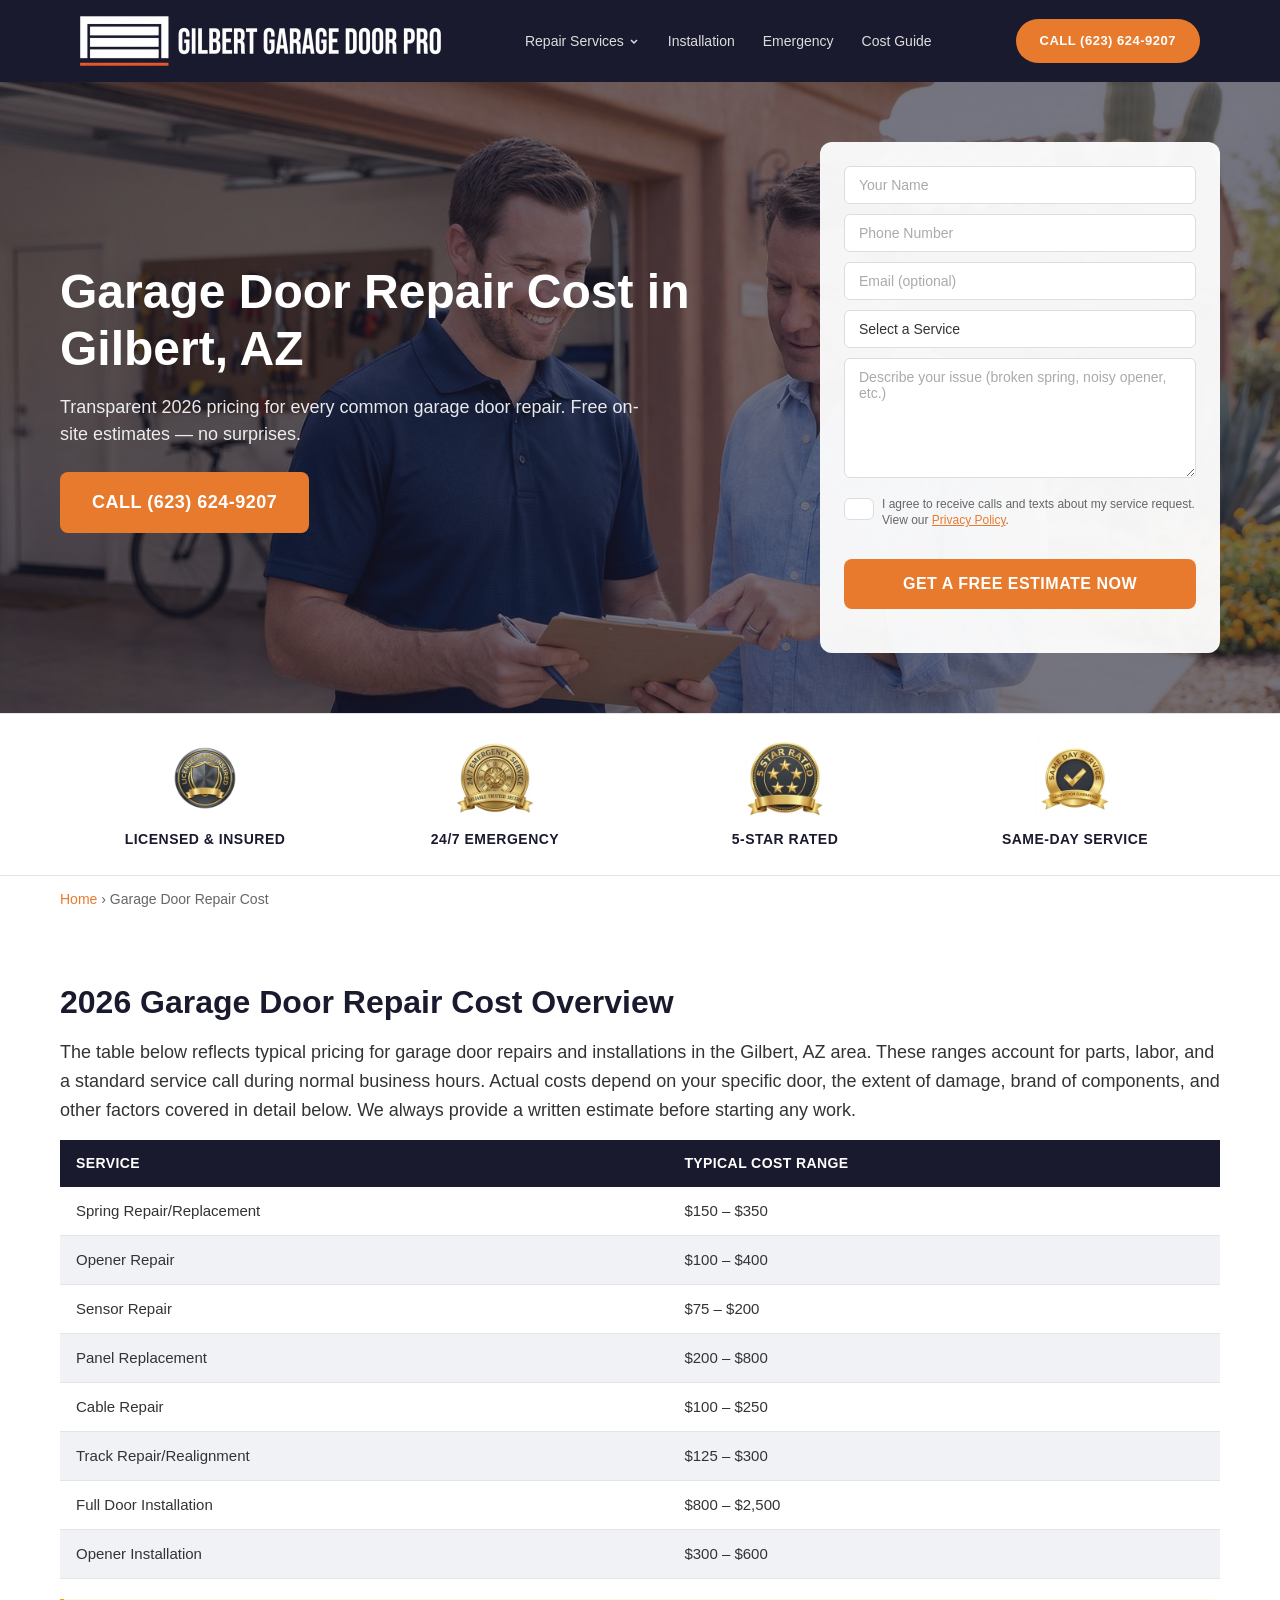
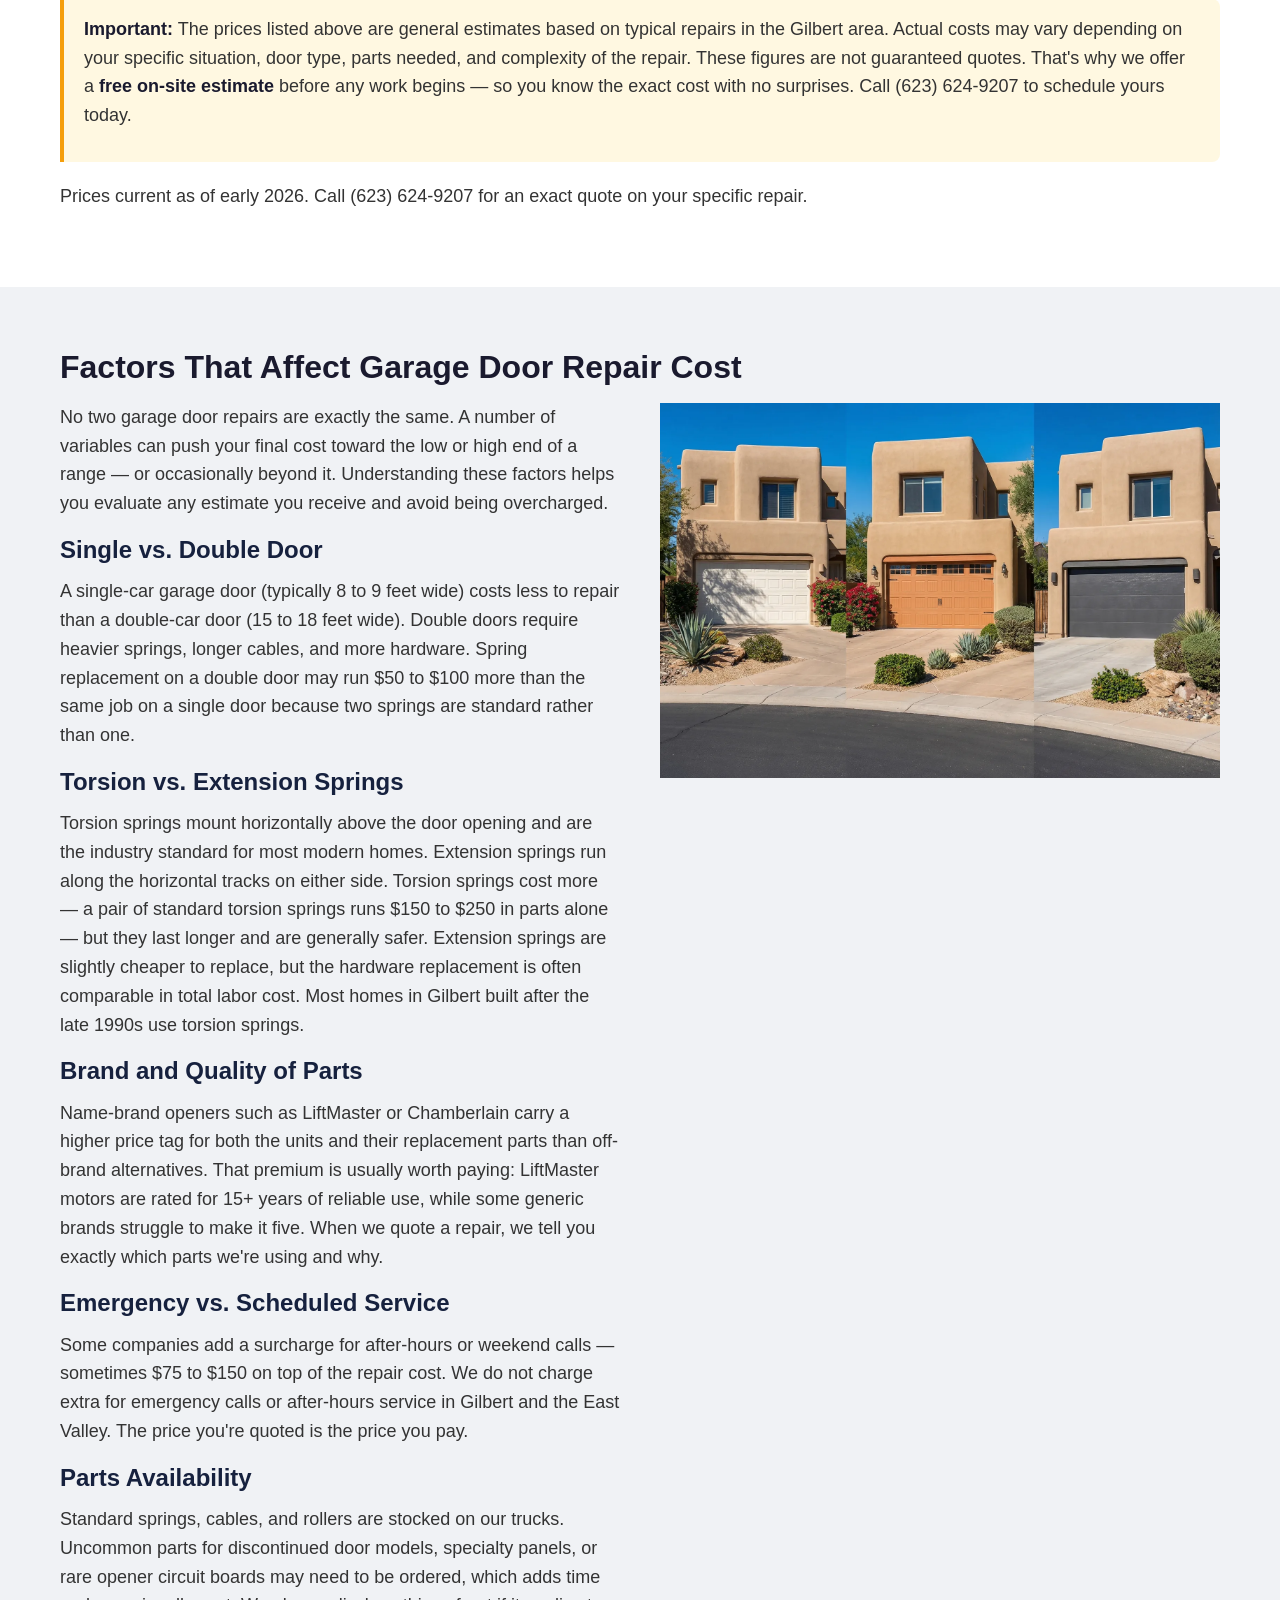
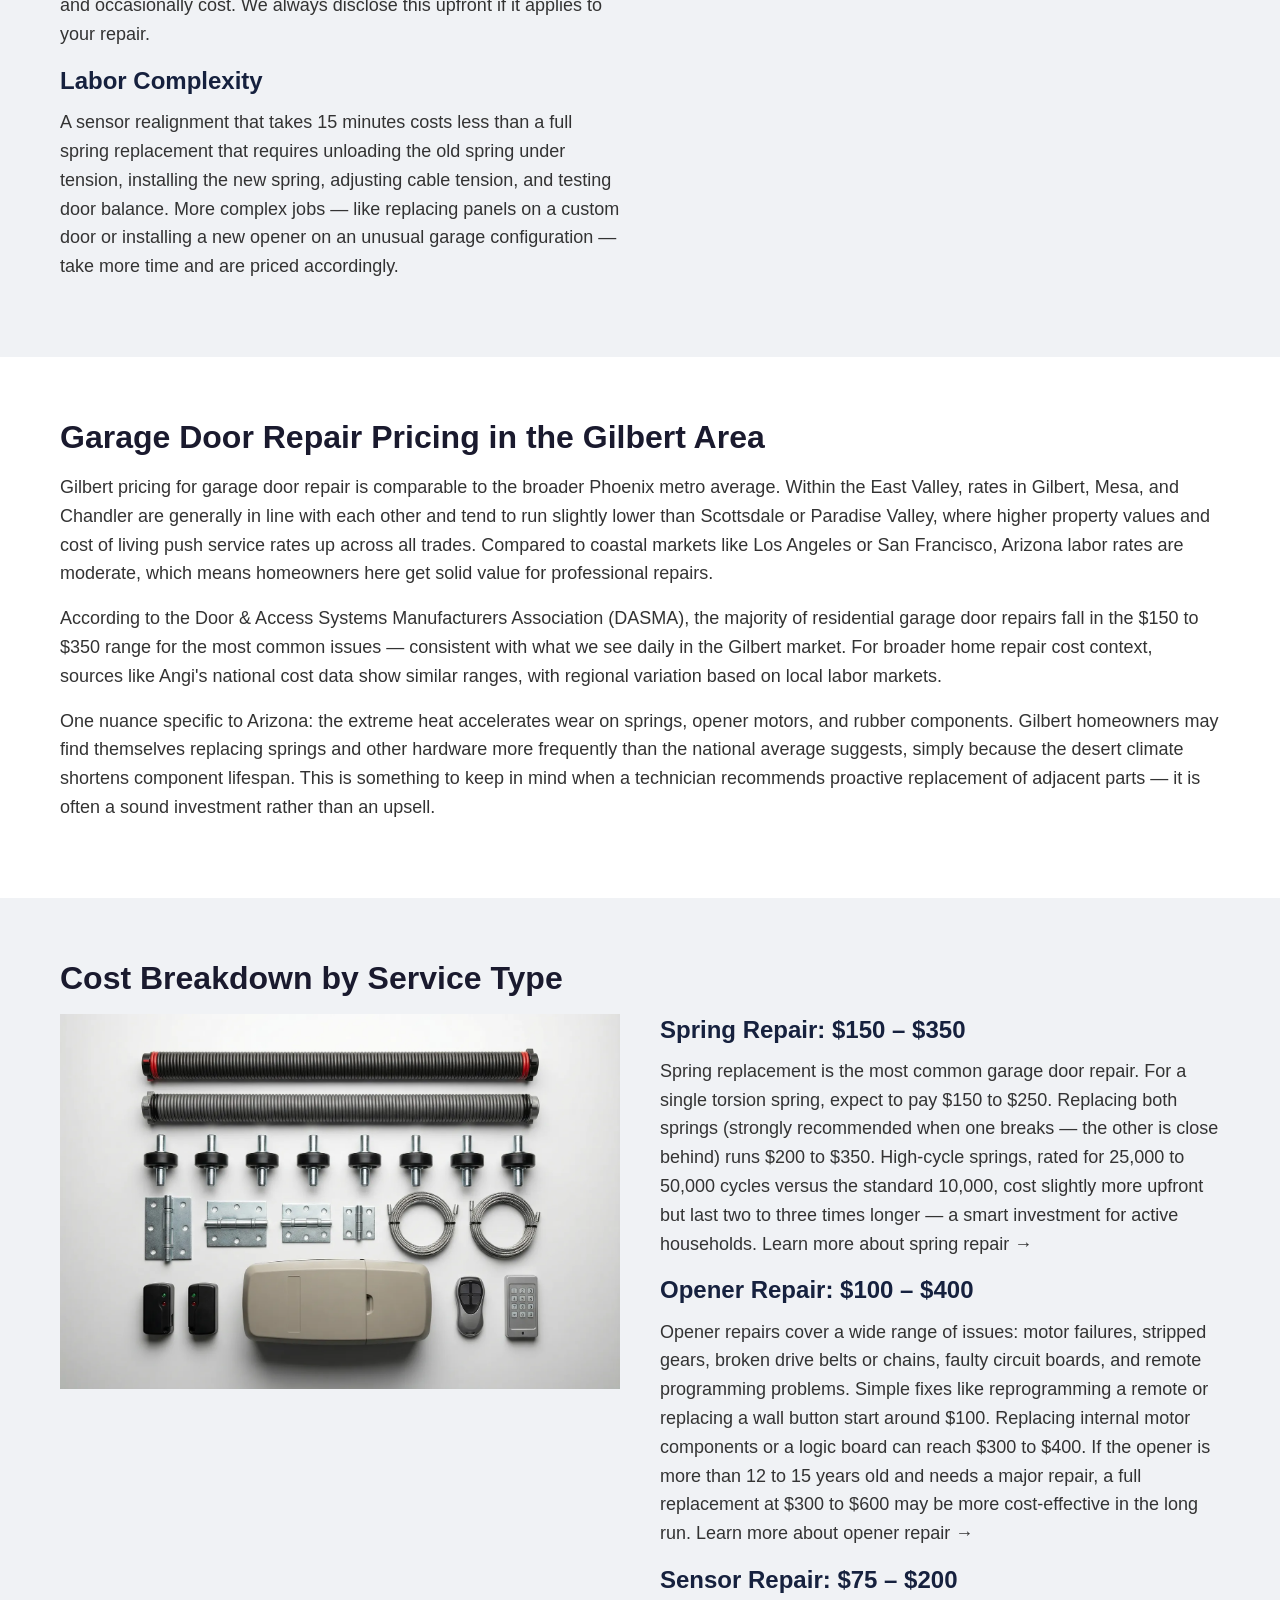
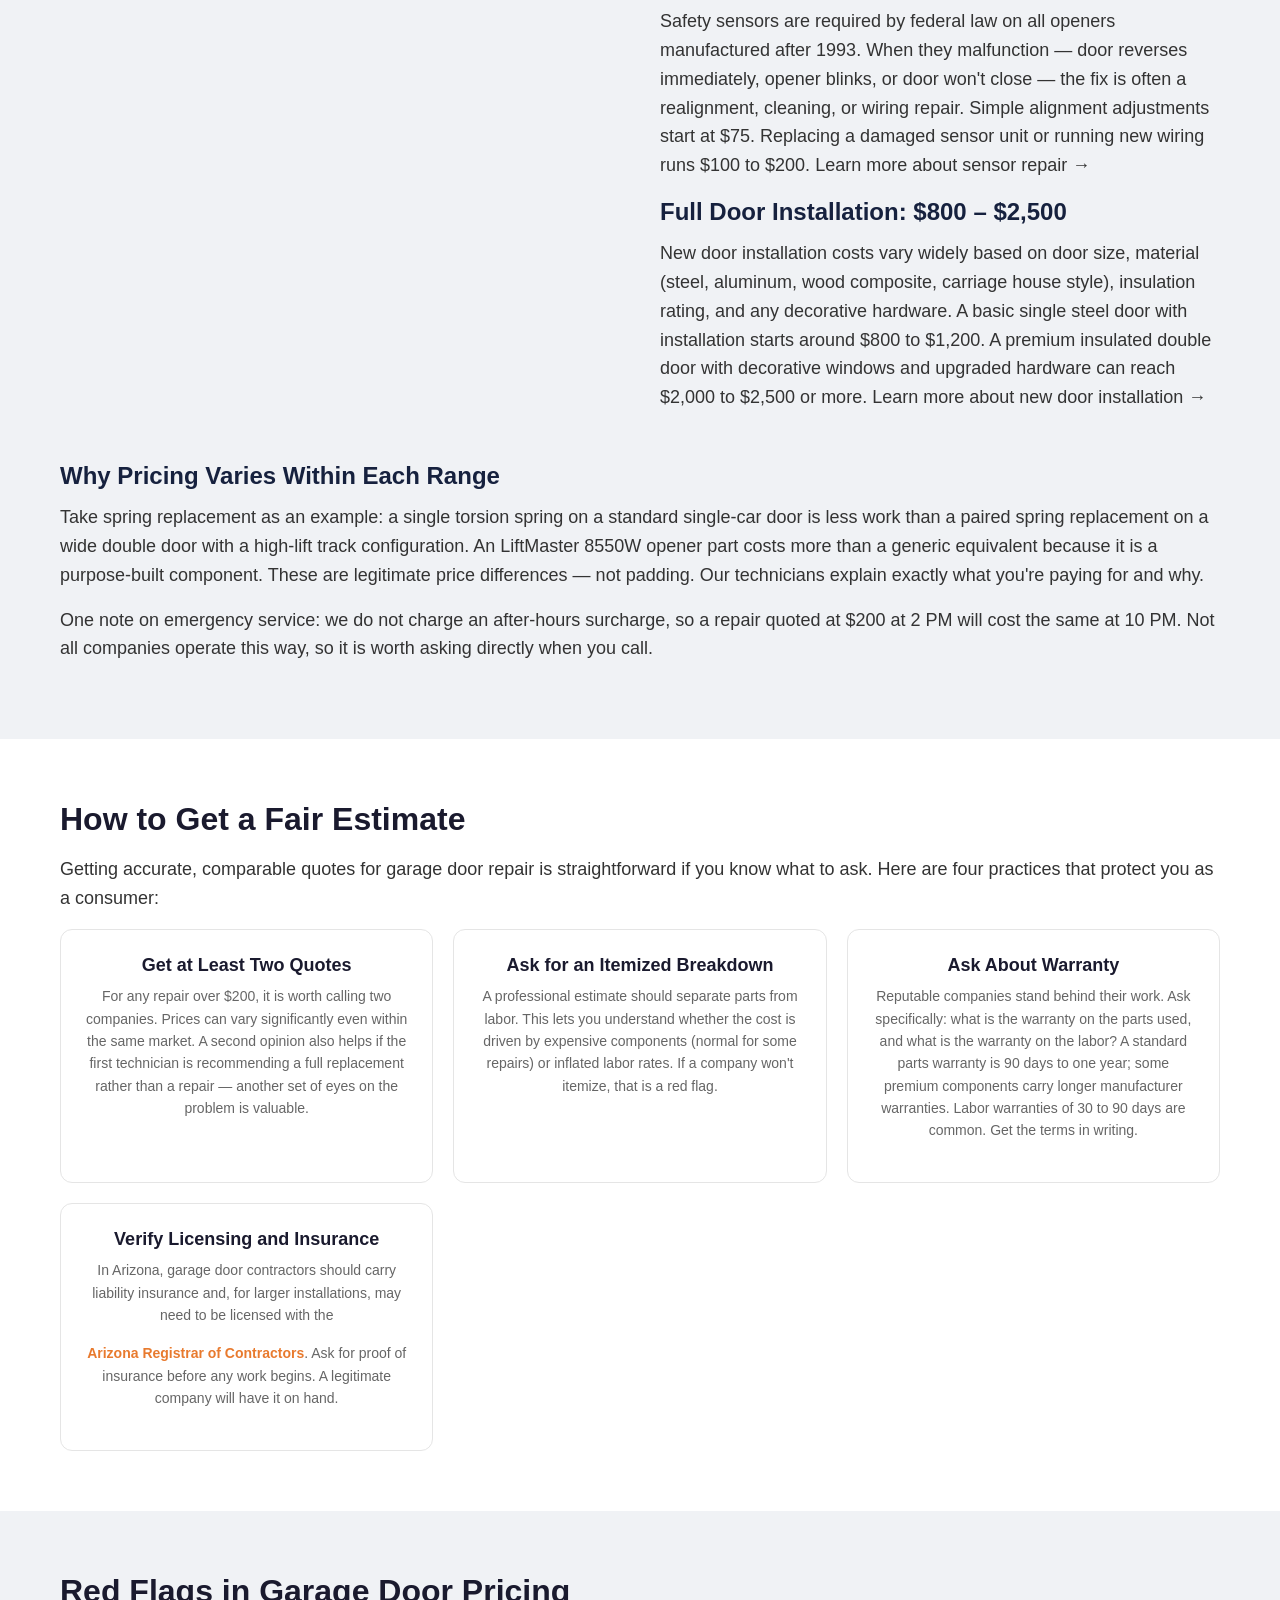
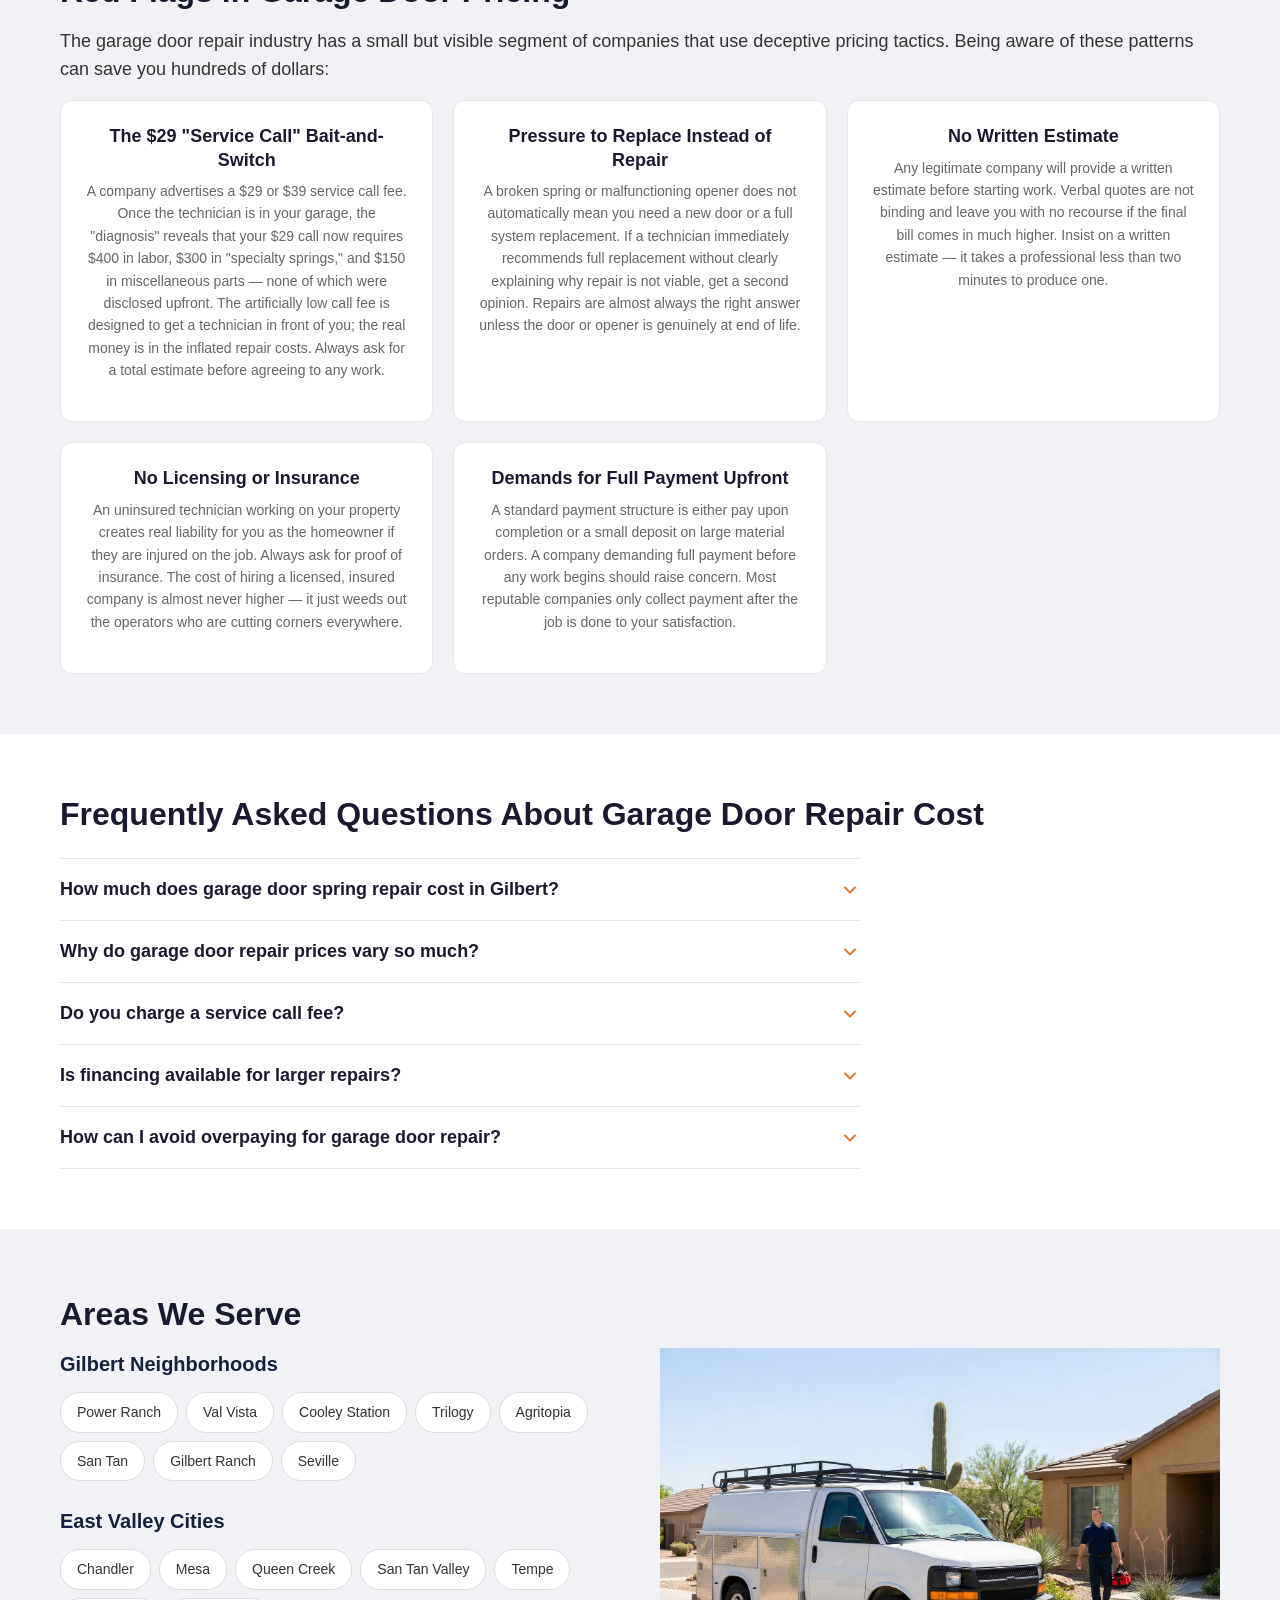
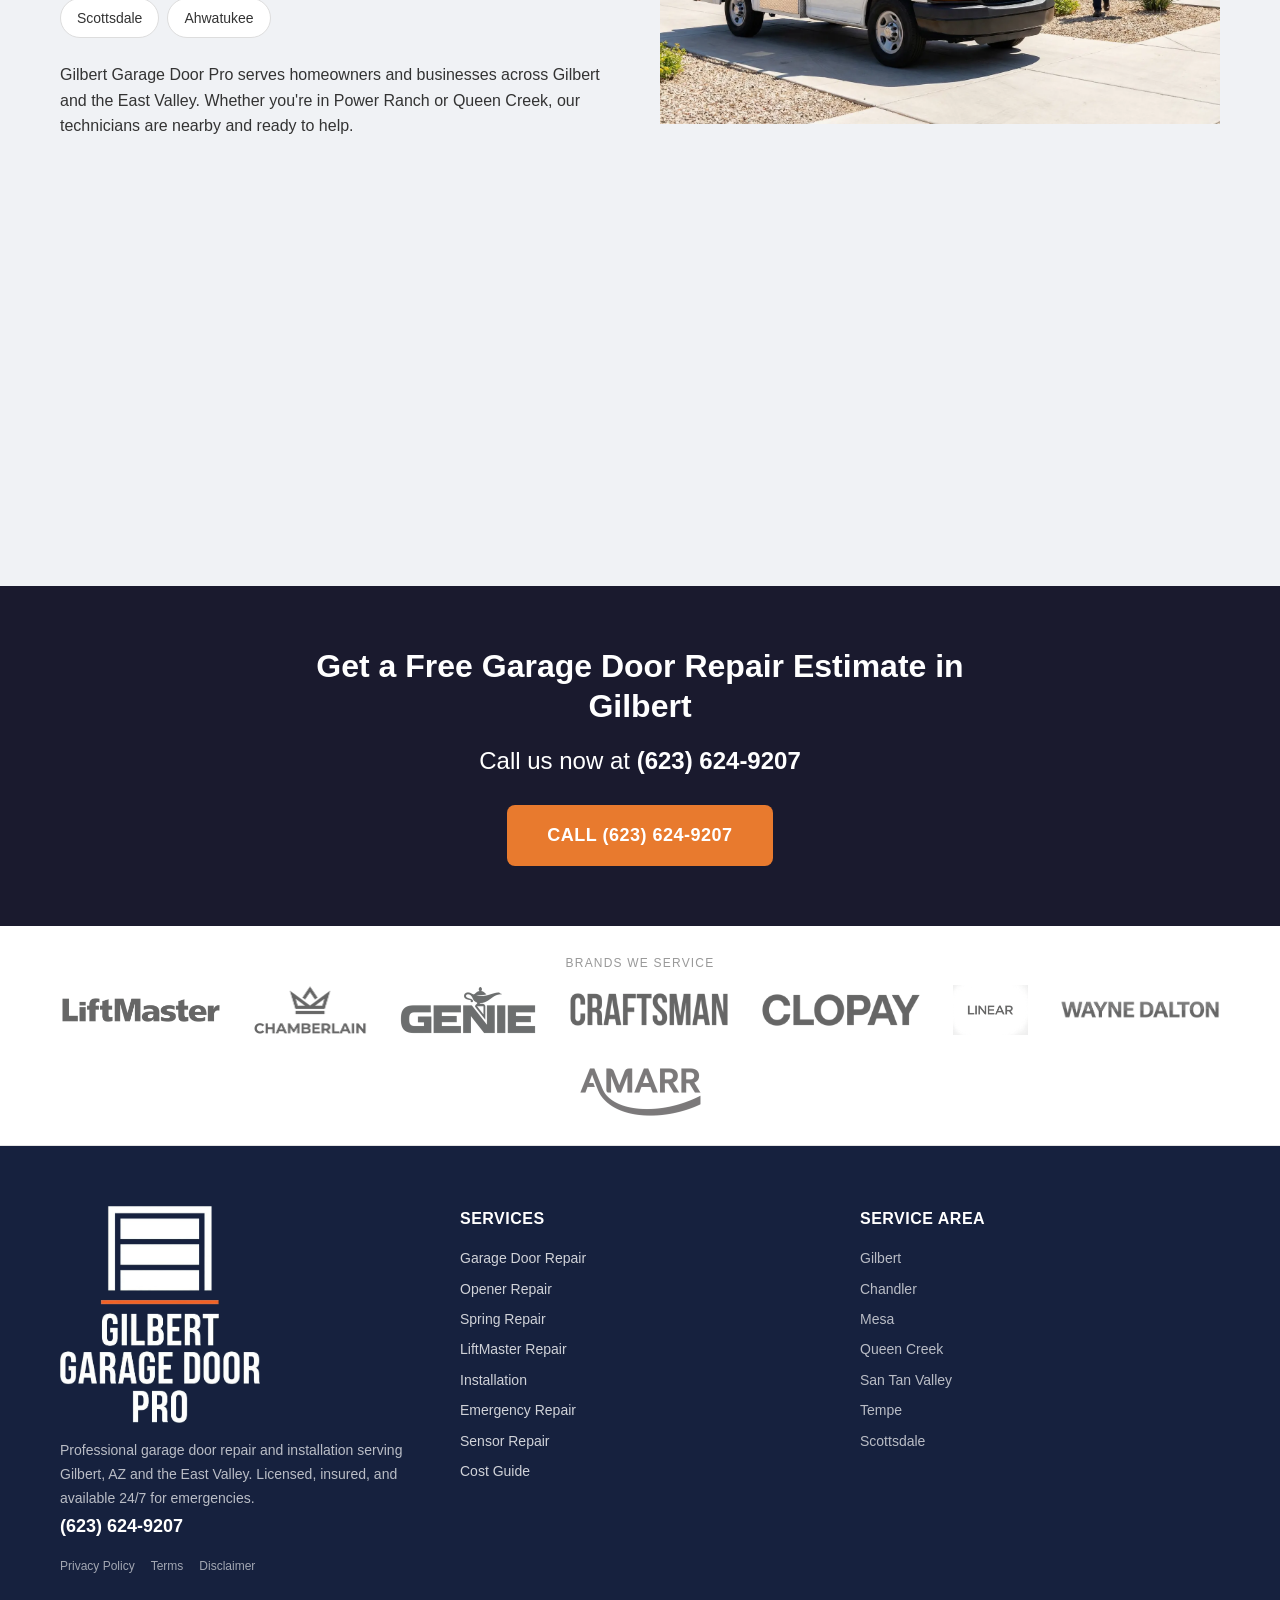
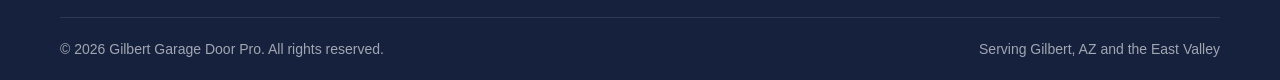
<file: garage-door-repair-cost.html>
<!DOCTYPE html>
<html lang="en">
<head>
<!-- Google Tag Manager -->
<script>(function(w,d,s,l,i){w[l]=w[l]||[];w[l].push({'gtm.start':
new Date().getTime(),event:'gtm.js'});var f=d.getElementsByTagName(s)[0],
j=d.createElement(s),dl=l!='dataLayer'?'&l='+l:'';j.async=true;j.src=
'https://www.googletagmanager.com/gtm.js?id='+i+dl;f.parentNode.insertBefore(j,f);
})(window,document,'script','dataLayer','GTM-MW5MWK5L');</script>
<!-- End Google Tag Manager -->
<!-- Google Analytics 4 -->
<script async src="https://www.googletagmanager.com/gtag/js?id=G-VV5WH1M294"></script>
<script>
  window.dataLayer = window.dataLayer || [];
  function gtag(){dataLayer.push(arguments);}
  gtag('js', new Date());
  gtag('config', 'G-VV5WH1M294');
</script>
<!-- End Google Analytics 4 -->
  <meta charset="UTF-8">
  <meta name="viewport" content="width=device-width, initial-scale=1.0">
  <title>Garage Door Repair Cost in Gilbert AZ | 2026 Price Guide</title>
  <meta name="description" content="How much does garage door repair cost in Gilbert, AZ? See 2026 pricing for springs, openers, panels, sensors, and full installation. Free estimates available.">
  <link rel="canonical" href="https://gilbertgaragedoorpro.com/garage-door-repair-cost.html">
  <meta property="og:title" content="Garage Door Repair Cost in Gilbert AZ | 2026 Price Guide">
  <meta property="og:description" content="How much does garage door repair cost in Gilbert, AZ? See 2026 pricing for springs, openers, panels, sensors, and full installation. Free estimates available.">
  <meta property="og:type" content="website">
  <meta property="og:url" content="https://gilbertgaragedoorpro.com/garage-door-repair-cost.html">
  <meta property="og:image" content="https://gilbertgaragedoorpro.com/images/cost_hero.jpg">
  <link rel="preload" as="image" href="images/cost_hero.jpg">
  <link rel="icon" type="image/png" href="images/favicon.png">
  <link rel="apple-touch-icon" href="images/apple-touch-icon.png">
  <link rel="stylesheet" href="css/style.css">
</head>
<body>
<!-- Google Tag Manager (noscript) -->
<noscript><iframe src="https://www.googletagmanager.com/ns.html?id=GTM-MW5MWK5L"
height="0" width="0" style="display:none;visibility:hidden"></iframe></noscript>
<!-- End Google Tag Manager (noscript) -->

  <!-- Header -->
  <header class="site-header">
    <div class="container">
      <div class="header-inner">
        <a href="index.html" class="logo">
          <img src="images/logo_white.png" alt="Gilbert Garage Door Pro" width="200" height="28">
        </a>
        <nav class="nav-menu">
          <div class="nav-dropdown">
            <button class="nav-dropdown-toggle">Repair Services <svg class="dropdown-arrow" width="12" height="12" viewBox="0 0 12 12"><path d="M3 5L6 8L9 5" stroke="currentColor" stroke-width="1.5" fill="none"/></svg></button>
            <div class="nav-dropdown-menu">
              <a href="garage-door-repair.html">Door Repair</a>
              <a href="garage-door-opener-repair.html">Opener Repair</a>
              <a href="garage-door-spring-repair.html">Spring Repair</a>
              <a href="garage-door-sensor-repair.html">Sensor Repair</a>
              <a href="liftmaster-garage-door-repair.html">LiftMaster Repair</a>
            </div>
          </div>
          <a href="garage-door-installation.html">Installation</a>
          <a href="emergency-garage-door-repair.html">Emergency</a>
          <a href="garage-door-repair-cost.html">Cost Guide</a>
        </nav>

        <a href="tel:+16236249207" class="header-cta btn-primary">Call (623) 624-9207</a>
        <button class="menu-toggle" aria-expanded="false" aria-label="Menu">
          <span></span>
          <span></span>
          <span></span>
        </button>
      </div>
    </div>
  </header>

  <!-- Hero -->
  <section class="hero" style="background-image: url('images/cost_hero.jpg');">
    <div class="hero-overlay">
      <div class="container">
        <div class="hero-split">
          <div class="hero-text">
            <h1>Garage Door Repair Cost in Gilbert, AZ</h1>
            <p class="hero-subtitle">Transparent 2026 pricing for every common garage door repair. Free on-site estimates — no surprises.</p>
            <a href="tel:+16236249207" class="btn-primary">Call (623) 624-9207</a>
          </div>
          <div class="hero-form">
            <form class="contact-form" id="hero-form" action="#" method="POST" aria-label="Request garage door service">
              <div class="form__fields">
                <input type="text" name="name" placeholder="Your Name" required autocomplete="name">
                <input type="tel" name="phone" placeholder="Phone Number" required autocomplete="tel">
                <input type="email" name="email" placeholder="Email (optional)" autocomplete="email">
                <select name="service">
                  <option value="">Select a Service</option>
                  <option value="Garage Door Repair">Garage Door Repair</option>
                  <option value="Opener Repair">Opener Repair</option>
                  <option value="Spring Repair">Spring Repair</option>
                  <option value="LiftMaster Repair">LiftMaster Repair</option>
                  <option value="Installation">Installation</option>
                  <option value="Emergency Repair">Emergency Repair</option>
                  <option value="Sensor Repair">Sensor Repair</option>
                  <option value="Other">Other</option>
                </select>
                <textarea name="issue" placeholder="Describe your issue (broken spring, noisy opener, etc.)" rows="3"></textarea>
                <div class="form__checkbox">
                  <input type="checkbox" id="hero-form-optin" name="optin" required>
                  <label for="hero-form-optin">I agree to receive calls and texts about my service request. View our <a href="privacy-policy.html">Privacy Policy</a>.</label>
                </div>
                <input type="hidden" name="page_source" value="cost-guide">
                <input type="hidden" name="form_id" value="hero-form">
                <input type="hidden" name="site" value="gilbertgaragedoorpro.com">
                <input type="hidden" name="timestamp" value="">
                <button type="submit" class="btn-primary">Get a Free Estimate Now</button>
              </div>
              <div class="form__success" aria-live="polite"></div>
            </form>
          </div>
        </div>
      </div>
    </div>
  </section>

  <!-- Trust Bar -->
  <section class="trust-bar">
    <div class="container">
      <div class="trust-item">
        <picture>
          <source srcset="images/badges/badge_licensed.webp" type="image/webp">
          <img src="images/badges/badge_licensed.png" alt="Licensed and Insured" width="80" height="80" loading="lazy">
        </picture>
        <span class="trust-label">Licensed &amp; Insured</span>
      </div>
      <div class="trust-item">
        <picture>
          <source srcset="images/badges/badge_emergency.webp" type="image/webp">
          <img src="images/badges/badge_emergency.png" alt="24/7 Emergency Service" width="80" height="80" loading="lazy">
        </picture>
        <span class="trust-label">24/7 Emergency</span>
      </div>
      <div class="trust-item">
        <picture>
          <source srcset="images/badges/badge_rated.webp" type="image/webp">
          <img src="images/badges/badge_rated.png" alt="5 Star Rated" width="80" height="80" loading="lazy">
        </picture>
        <span class="trust-label">5-Star Rated</span>
      </div>
      <div class="trust-item">
        <picture>
          <source srcset="images/badges/badge_sameday.webp" type="image/webp">
          <img src="images/badges/badge_sameday.png" alt="Same Day Service" width="80" height="80" loading="lazy">
        </picture>
        <span class="trust-label">Same-Day Service</span>
      </div>
    </div>
  </section>

  <!-- Breadcrumb -->
  <nav aria-label="Breadcrumb" class="breadcrumb">
    <div class="container">
      <a href="/">Home</a> &rsaquo; <span>Garage Door Repair Cost</span>
    </div>
  </nav>

  <!-- Price Table Section -->
  <section class="content-section">
    <div class="container">
      <h2>2026 Garage Door Repair Cost Overview</h2>
      <p>The table below reflects typical pricing for garage door repairs and installations in the Gilbert, AZ area. These ranges account for parts, labor, and a standard service call during normal business hours. Actual costs depend on your specific door, the extent of damage, brand of components, and other factors covered in detail below. We always provide a written estimate before starting any work.</p>

      <table class="price-table">
        <thead><tr><th>Service</th><th>Typical Cost Range</th></tr></thead>
        <tbody>
          <tr><td><a href="garage-door-spring-repair.html">Spring Repair/Replacement</a></td><td>$150 &ndash; $350</td></tr>
          <tr><td><a href="garage-door-opener-repair.html">Opener Repair</a></td><td>$100 &ndash; $400</td></tr>
          <tr><td><a href="garage-door-sensor-repair.html">Sensor Repair</a></td><td>$75 &ndash; $200</td></tr>
          <tr><td>Panel Replacement</td><td>$200 &ndash; $800</td></tr>
          <tr><td>Cable Repair</td><td>$100 &ndash; $250</td></tr>
          <tr><td>Track Repair/Realignment</td><td>$125 &ndash; $300</td></tr>
          <tr><td><a href="garage-door-installation.html">Full Door Installation</a></td><td>$800 &ndash; $2,500</td></tr>
          <tr><td><a href="garage-door-installation.html">Opener Installation</a></td><td>$300 &ndash; $600</td></tr>
        </tbody>
      </table>

      <div class="disclaimer-box">
        <p><strong>Important:</strong> The prices listed above are general estimates based on typical repairs in the Gilbert area. Actual costs may vary depending on your specific situation, door type, parts needed, and complexity of the repair. These figures are not guaranteed quotes. That's why we offer a <strong>free on-site estimate</strong> before any work begins — so you know the exact cost with no surprises. <a href="tel:+16236249207">Call (623) 624-9207</a> to schedule yours today.</p>
      </div>

      <p>Prices current as of early 2026. Call <a href="tel:+16236249207">(623) 624-9207</a> for an exact quote on your specific repair.</p>
    </div>
  </section>

  <!-- Factors That Affect Cost -->
  <section class="content-section alt-bg">
    <div class="container">
      <h2>Factors That Affect Garage Door Repair Cost</h2>
      <div class="content-grid">
        <div>
          <p>No two garage door repairs are exactly the same. A number of variables can push your final cost toward the low or high end of a range — or occasionally beyond it. Understanding these factors helps you evaluate any estimate you receive and avoid being overcharged.</p>

          <h3>Single vs. Double Door</h3>
          <p>A single-car garage door (typically 8 to 9 feet wide) costs less to repair than a double-car door (15 to 18 feet wide). Double doors require heavier springs, longer cables, and more hardware. Spring replacement on a double door may run $50 to $100 more than the same job on a single door because two springs are standard rather than one.</p>

          <h3>Torsion vs. Extension Springs</h3>
          <p>Torsion springs mount horizontally above the door opening and are the industry standard for most modern homes. Extension springs run along the horizontal tracks on either side. Torsion springs cost more — a pair of standard torsion springs runs $150 to $250 in parts alone — but they last longer and are generally safer. Extension springs are slightly cheaper to replace, but the hardware replacement is often comparable in total labor cost. Most homes in Gilbert built after the late 1990s use torsion springs.</p>

          <h3>Brand and Quality of Parts</h3>
          <p>Name-brand openers such as <a href="liftmaster-garage-door-repair.html">LiftMaster</a> or Chamberlain carry a higher price tag for both the units and their replacement parts than off-brand alternatives. That premium is usually worth paying: LiftMaster motors are rated for 15+ years of reliable use, while some generic brands struggle to make it five. When we quote a repair, we tell you exactly which parts we're using and why.</p>

          <h3>Emergency vs. Scheduled Service</h3>
          <p>Some companies add a surcharge for after-hours or weekend calls — sometimes $75 to $150 on top of the repair cost. We do not charge extra for <a href="emergency-garage-door-repair.html">emergency calls</a> or after-hours service in Gilbert and the East Valley. The price you're quoted is the price you pay.</p>

          <h3>Parts Availability</h3>
          <p>Standard springs, cables, and rollers are stocked on our trucks. Uncommon parts for discontinued door models, specialty panels, or rare opener circuit boards may need to be ordered, which adds time and occasionally cost. We always disclose this upfront if it applies to your repair.</p>

          <h3>Labor Complexity</h3>
          <p>A sensor realignment that takes 15 minutes costs less than a full spring replacement that requires unloading the old spring under tension, installing the new spring, adjusting cable tension, and testing door balance. More complex jobs — like replacing panels on a custom door or installing a new opener on an unusual garage configuration — take more time and are priced accordingly.</p>
        </div>
        <div>
          <picture>
            <source srcset="images/webp/cost_door_styles.webp" type="image/webp">
            <img src="images/cost_door_styles.jpg" alt="Different garage door styles and configurations that affect repair cost in Gilbert, AZ" loading="lazy" width="600" height="400">
          </picture>
        </div>
      </div>
    </div>
  </section>

  <!-- Gilbert Market Context -->
  <section class="content-section">
    <div class="container">
      <h2>Garage Door Repair Pricing in the Gilbert Area</h2>
      <p>Gilbert pricing for garage door repair is comparable to the broader Phoenix metro average. Within the East Valley, rates in Gilbert, Mesa, and Chandler are generally in line with each other and tend to run slightly lower than Scottsdale or Paradise Valley, where higher property values and cost of living push service rates up across all trades. Compared to coastal markets like Los Angeles or San Francisco, Arizona labor rates are moderate, which means homeowners here get solid value for professional repairs.</p>

      <p>According to the <a href="https://www.dasma.com/consumer-resources/" target="_blank" rel="noopener">Door &amp; Access Systems Manufacturers Association (DASMA)</a>, the majority of residential garage door repairs fall in the $150 to $350 range for the most common issues — consistent with what we see daily in the Gilbert market. For broader home repair cost context, sources like <a href="https://www.angi.com/articles/garage-door-repair-cost.htm" target="_blank" rel="noopener">Angi's national cost data</a> show similar ranges, with regional variation based on local labor markets.</p>

      <p>One nuance specific to Arizona: the extreme heat accelerates wear on springs, opener motors, and rubber components. Gilbert homeowners may find themselves replacing springs and other hardware more frequently than the national average suggests, simply because the desert climate shortens component lifespan. This is something to keep in mind when a technician recommends proactive replacement of adjacent parts — it is often a sound investment rather than an upsell.</p>
    </div>
  </section>

  <!-- Cost by Service Type -->
  <section class="content-section alt-bg">
    <div class="container">
      <h2>Cost Breakdown by Service Type</h2>
      <div class="content-grid">
        <div>
          <picture>
            <source srcset="images/webp/cost_parts.webp" type="image/webp">
            <img src="images/cost_parts.jpg" alt="Common garage door parts including springs, cables, and rollers with repair cost breakdown" loading="lazy" width="600" height="400">
          </picture>
        </div>
        <div>
          <h3>Spring Repair: $150 &ndash; $350</h3>
          <p>Spring replacement is the most common garage door repair. For a single torsion spring, expect to pay $150 to $250. Replacing both springs (strongly recommended when one breaks — the other is close behind) runs $200 to $350. High-cycle springs, rated for 25,000 to 50,000 cycles versus the standard 10,000, cost slightly more upfront but last two to three times longer — a smart investment for active households. <a href="garage-door-spring-repair.html">Learn more about spring repair &rarr;</a></p>

          <h3>Opener Repair: $100 &ndash; $400</h3>
          <p>Opener repairs cover a wide range of issues: motor failures, stripped gears, broken drive belts or chains, faulty circuit boards, and remote programming problems. Simple fixes like reprogramming a remote or replacing a wall button start around $100. Replacing internal motor components or a logic board can reach $300 to $400. If the opener is more than 12 to 15 years old and needs a major repair, a full replacement at $300 to $600 may be more cost-effective in the long run. <a href="garage-door-opener-repair.html">Learn more about opener repair &rarr;</a></p>

          <h3>Sensor Repair: $75 &ndash; $200</h3>
          <p>Safety sensors are required by federal law on all openers manufactured after 1993. When they malfunction — door reverses immediately, opener blinks, or door won't close — the fix is often a realignment, cleaning, or wiring repair. Simple alignment adjustments start at $75. Replacing a damaged sensor unit or running new wiring runs $100 to $200. <a href="garage-door-sensor-repair.html">Learn more about sensor repair &rarr;</a></p>

          <h3>Full Door Installation: $800 &ndash; $2,500</h3>
          <p>New door installation costs vary widely based on door size, material (steel, aluminum, wood composite, carriage house style), insulation rating, and any decorative hardware. A basic single steel door with installation starts around $800 to $1,200. A premium insulated double door with decorative windows and upgraded hardware can reach $2,000 to $2,500 or more. <a href="garage-door-installation.html">Learn more about new door installation &rarr;</a></p>
        </div>
      </div>

      <h3 style="margin-top: 2rem;">Why Pricing Varies Within Each Range</h3>
      <p>Take spring replacement as an example: a single torsion spring on a standard single-car door is less work than a paired spring replacement on a wide double door with a high-lift track configuration. An LiftMaster 8550W opener part costs more than a generic equivalent because it is a purpose-built component. These are legitimate price differences — not padding. Our technicians explain exactly what you're paying for and why.</p>

      <p>One note on emergency service: we do not charge an after-hours surcharge, so a repair quoted at $200 at 2 PM will cost the same at 10 PM. Not all companies operate this way, so it is worth asking directly when you call.</p>
    </div>
  </section>

  <!-- How to Get a Fair Estimate -->
  <section class="content-section">
    <div class="container">
      <h2>How to Get a Fair Estimate</h2>
      <p>Getting accurate, comparable quotes for garage door repair is straightforward if you know what to ask. Here are four practices that protect you as a consumer:</p>

      <div class="services-grid">
        <div class="service-card">
          <h3>Get at Least Two Quotes</h3>
          <p>For any repair over $200, it is worth calling two companies. Prices can vary significantly even within the same market. A second opinion also helps if the first technician is recommending a full replacement rather than a repair — another set of eyes on the problem is valuable.</p>
        </div>
        <div class="service-card">
          <h3>Ask for an Itemized Breakdown</h3>
          <p>A professional estimate should separate parts from labor. This lets you understand whether the cost is driven by expensive components (normal for some repairs) or inflated labor rates. If a company won't itemize, that is a red flag.</p>
        </div>
        <div class="service-card">
          <h3>Ask About Warranty</h3>
          <p>Reputable companies stand behind their work. Ask specifically: what is the warranty on the parts used, and what is the warranty on the labor? A standard parts warranty is 90 days to one year; some premium components carry longer manufacturer warranties. Labor warranties of 30 to 90 days are common. Get the terms in writing.</p>
        </div>
        <div class="service-card">
          <h3>Verify Licensing and Insurance</h3>
          <p>In Arizona, garage door contractors should carry liability insurance and, for larger installations, may need to be licensed with the <a href="https://roc.az.gov/" target="_blank" rel="noopener">Arizona Registrar of Contractors</a>. Ask for proof of insurance before any work begins. A legitimate company will have it on hand.</p>
        </div>
      </div>
    </div>
  </section>

  <!-- Red Flags -->
  <section class="content-section alt-bg">
    <div class="container">
      <h2>Red Flags in Garage Door Pricing</h2>
      <p>The garage door repair industry has a small but visible segment of companies that use deceptive pricing tactics. Being aware of these patterns can save you hundreds of dollars:</p>

      <div class="services-grid">
        <div class="service-card">
          <h3>The $29 "Service Call" Bait-and-Switch</h3>
          <p>A company advertises a $29 or $39 service call fee. Once the technician is in your garage, the "diagnosis" reveals that your $29 call now requires $400 in labor, $300 in "specialty springs," and $150 in miscellaneous parts — none of which were disclosed upfront. The artificially low call fee is designed to get a technician in front of you; the real money is in the inflated repair costs. Always ask for a total estimate before agreeing to any work.</p>
        </div>
        <div class="service-card">
          <h3>Pressure to Replace Instead of Repair</h3>
          <p>A broken spring or malfunctioning opener does not automatically mean you need a new door or a full system replacement. If a technician immediately recommends full replacement without clearly explaining why repair is not viable, get a second opinion. Repairs are almost always the right answer unless the door or opener is genuinely at end of life.</p>
        </div>
        <div class="service-card">
          <h3>No Written Estimate</h3>
          <p>Any legitimate company will provide a written estimate before starting work. Verbal quotes are not binding and leave you with no recourse if the final bill comes in much higher. Insist on a written estimate — it takes a professional less than two minutes to produce one.</p>
        </div>
        <div class="service-card">
          <h3>No Licensing or Insurance</h3>
          <p>An uninsured technician working on your property creates real liability for you as the homeowner if they are injured on the job. Always ask for proof of insurance. The cost of hiring a licensed, insured company is almost never higher — it just weeds out the operators who are cutting corners everywhere.</p>
        </div>
        <div class="service-card">
          <h3>Demands for Full Payment Upfront</h3>
          <p>A standard payment structure is either pay upon completion or a small deposit on large material orders. A company demanding full payment before any work begins should raise concern. Most reputable companies only collect payment after the job is done to your satisfaction.</p>
        </div>
      </div>
    </div>
  </section>

  <!-- FAQ Section -->
  <section class="faq-section content-section">
    <div class="container">
      <h2>Frequently Asked Questions About Garage Door Repair Cost</h2>

      <div class="faq-item">
        <button class="faq-question">
          <span>How much does garage door spring repair cost in Gilbert?</span>
  <svg class="faq-chevron" width="20" height="20" viewBox="0 0 20 20" fill="none" xmlns="http://www.w3.org/2000/svg">
    <path d="M5 7.5L10 12.5L15 7.5" stroke="currentColor" stroke-width="2" stroke-linecap="round" stroke-linejoin="round"/>
  </svg>
        </button>
        <div class="faq-answer">
          <p>Torsion <a href="garage-door-spring-repair.html">spring replacement</a> typically costs $150&ndash;$350 for a single spring, or $200&ndash;$400 if both springs are replaced (recommended). The price includes the spring, labor, and a full safety inspection. High-cycle springs cost slightly more but last 2&ndash;3 times longer. Prices are estimates — call for a free on-site quote.</p>
        </div>
      </div>

      <div class="faq-item">
        <button class="faq-question">
          <span>Why do garage door repair prices vary so much?</span>
  <svg class="faq-chevron" width="20" height="20" viewBox="0 0 20 20" fill="none" xmlns="http://www.w3.org/2000/svg">
    <path d="M5 7.5L10 12.5L15 7.5" stroke="currentColor" stroke-width="2" stroke-linecap="round" stroke-linejoin="round"/>
  </svg>
        </button>
        <div class="faq-answer">
          <p>Cost depends on the specific problem, parts needed, door size, and brand. A simple sensor alignment costs far less than a full spring replacement. Premium brands like LiftMaster cost more for parts than generic brands. We always provide an exact quote before starting work.</p>
        </div>
      </div>

      <div class="faq-item">
        <button class="faq-question">
          <span>Do you charge a service call fee?</span>
  <svg class="faq-chevron" width="20" height="20" viewBox="0 0 20 20" fill="none" xmlns="http://www.w3.org/2000/svg">
    <path d="M5 7.5L10 12.5L15 7.5" stroke="currentColor" stroke-width="2" stroke-linecap="round" stroke-linejoin="round"/>
  </svg>
        </button>
        <div class="faq-answer">
          <p>We provide free on-site estimates for all garage door repairs in Gilbert and the East Valley. There's no charge just for showing up and diagnosing the problem.</p>
        </div>
      </div>

      <div class="faq-item">
        <button class="faq-question">
          <span>Is financing available for larger repairs?</span>
  <svg class="faq-chevron" width="20" height="20" viewBox="0 0 20 20" fill="none" xmlns="http://www.w3.org/2000/svg">
    <path d="M5 7.5L10 12.5L15 7.5" stroke="currentColor" stroke-width="2" stroke-linecap="round" stroke-linejoin="round"/>
  </svg>
        </button>
        <div class="faq-answer">
          <p>For major repairs and full door installations, we can discuss payment options. Contact us to learn about current availability.</p>
        </div>
      </div>

      <div class="faq-item">
        <button class="faq-question">
          <span>How can I avoid overpaying for garage door repair?</span>
  <svg class="faq-chevron" width="20" height="20" viewBox="0 0 20 20" fill="none" xmlns="http://www.w3.org/2000/svg">
    <path d="M5 7.5L10 12.5L15 7.5" stroke="currentColor" stroke-width="2" stroke-linecap="round" stroke-linejoin="round"/>
  </svg>
        </button>
        <div class="faq-answer">
          <p>Get at least two written estimates, ask for itemized pricing, verify the company is licensed and insured, and beware of extremely low "service call" fees that often lead to inflated repair costs. A reputable company will give you a clear, written estimate before starting work.</p>
        </div>
      </div>
    </div>
  </section>

  <!-- Service Area -->
  <section class="service-area alt-bg">
    <div class="container">
      <h2>Areas We Serve</h2>
      <div class="content-grid">
        <div>
          <h3>Gilbert Neighborhoods</h3>
          <div class="area-tags">
            <span class="area-tag">Power Ranch</span>
            <span class="area-tag">Val Vista</span>
            <span class="area-tag">Cooley Station</span>
            <span class="area-tag">Trilogy</span>
            <span class="area-tag">Agritopia</span>
            <span class="area-tag">San Tan</span>
            <span class="area-tag">Gilbert Ranch</span>
            <span class="area-tag">Seville</span>
          </div>

          <h3>East Valley Cities</h3>
          <div class="area-tags">
            <span class="area-tag">Chandler</span>
            <span class="area-tag">Mesa</span>
            <span class="area-tag">Queen Creek</span>
            <span class="area-tag">San Tan Valley</span>
            <span class="area-tag">Tempe</span>
            <span class="area-tag">Scottsdale</span>
            <span class="area-tag">Ahwatukee</span>
          </div>

          <p>Gilbert Garage Door Pro serves homeowners and businesses across Gilbert and the East Valley. Whether you're in Power Ranch or Queen Creek, our technicians are nearby and ready to help.</p>

          <div class="map-embed">
            <iframe src="https://www.google.com/maps/embed?pb=!1m18!1m12!1m3!1d106964.76498607498!2d-111.84899073281249!3d33.31070690000001!2m3!1f0!2f0!3f0!3m2!1i1024!2i768!4f13.1!3m3!1m2!1s0x872ba7f8b2f1b5c5%3A0x5a6e74e63e22a647!2sGilbert%2C%20AZ!5e0!3m2!1sen!1sus!4v1680000000000" width="100%" height="350" style="border:0; border-radius: 12px;" allowfullscreen="" loading="lazy" referrerpolicy="no-referrer-when-downgrade" title="Gilbert Garage Door Pro service area map"></iframe>
          </div>
        </div>
        <div>
          <picture>
            <source srcset="images/webp/home_truck.webp" type="image/webp">
            <img src="images/home_truck.jpg" alt="Gilbert Garage Door Pro service truck ready for dispatch in the East Valley" loading="lazy" width="600" height="400">
          </picture>
        </div>
      </div>
    </div>
  </section>

  <!-- CTA Band -->
  <section class="cta-band">
    <div class="container">
      <h2>Get a Free Garage Door Repair Estimate in Gilbert</h2>
      <p>Call us now at <a href="tel:+16236249207">(623) 624-9207</a></p>
      <a href="tel:+16236249207" class="btn-primary">Call (623) 624-9207</a>
    </div>
  </section>

  <!-- Brands Bar -->
  <section class="brands-bar">
    <div class="container">
      <p class="brands-label">Brands We Service</p>
      <div class="brands-logos">
        <a href="https://www.liftmaster.com/" target="_blank" rel="noopener" title="LiftMaster">
          <img src="images/brands/liftmaster.png" alt="LiftMaster" width="120" height="40" loading="lazy">
        </a>
        <a href="https://www.chamberlain.com/" target="_blank" rel="noopener" title="Chamberlain">
          <img src="images/brands/chamberlain.png" alt="Chamberlain" width="120" height="40" loading="lazy">
        </a>
        <a href="https://www.geniecompany.com/" target="_blank" rel="noopener" title="Genie">
          <img src="images/brands/genie.png" alt="Genie" width="120" height="40" loading="lazy">
        </a>
        <a href="https://www.craftsman.com/" target="_blank" rel="noopener" title="Craftsman">
          <img src="images/brands/craftsman.png" alt="Craftsman" width="120" height="40" loading="lazy">
        </a>
        <a href="https://www.clopaydoor.com/" target="_blank" rel="noopener" title="Clopay">
          <img src="images/brands/clopay.png" alt="Clopay" width="120" height="40" loading="lazy">
        </a>
        <a href="https://www.linearproaccess.com/" target="_blank" rel="noopener" title="Linear">
          <img src="images/brands/linear.png" alt="Linear" width="120" height="40" loading="lazy">
        </a>
        <a href="https://www.wayne-dalton.com/" target="_blank" rel="noopener" title="Wayne Dalton">
          <img src="images/brands/wayne-dalton.png" alt="Wayne Dalton" width="120" height="40" loading="lazy">
        </a>
        <a href="https://www.amarr.com/" target="_blank" rel="noopener" title="Amarr">
          <img src="images/brands/amarr.png" alt="Amarr" width="120" height="40" loading="lazy">
        </a>
      </div>
    </div>
  </section>

  <!-- Footer -->
  <footer class="site-footer">
    <div class="container">
      <div class="footer-grid">
        <div class="footer-col">
          <a href="/"><img src="images/logo_stacked_white.png" alt="Gilbert Garage Door Pro" width="200" height="200" loading="lazy" style="margin-bottom: 16px;"></a>
          <p>Professional garage door repair and installation serving Gilbert, AZ and the East Valley. Licensed, insured, and available 24/7 for emergencies.</p>
          <p><a href="tel:+16236249207">(623) 624-9207</a></p>
          <div class="footer-legal">
            <a href="privacy-policy.html">Privacy Policy</a>
            <a href="terms.html">Terms</a>
            <a href="disclaimer.html">Disclaimer</a>
          </div>
        </div>
        <div class="footer-col">
          <h3>Services</h3>
          <ul>
            <li><a href="garage-door-repair.html">Garage Door Repair</a></li>
            <li><a href="garage-door-opener-repair.html">Opener Repair</a></li>
            <li><a href="garage-door-spring-repair.html">Spring Repair</a></li>
            <li><a href="liftmaster-garage-door-repair.html">LiftMaster Repair</a></li>
            <li><a href="garage-door-installation.html">Installation</a></li>
            <li><a href="emergency-garage-door-repair.html">Emergency Repair</a></li>
            <li><a href="garage-door-sensor-repair.html">Sensor Repair</a></li>
            <li><a href="garage-door-repair-cost.html">Cost Guide</a></li>
          </ul>
        </div>
        <div class="footer-col">
          <h3>Service Area</h3>
          <ul>
            <li>Gilbert</li>
            <li>Chandler</li>
            <li>Mesa</li>
            <li>Queen Creek</li>
            <li>San Tan Valley</li>
            <li>Tempe</li>
            <li>Scottsdale</li>
          </ul>
        </div>
      </div>
      <div class="footer-bottom">
        <p>&copy; 2026 Gilbert Garage Door Pro. All rights reserved.</p>
        <p>Serving Gilbert, AZ and the East Valley</p>
      </div>
    </div>
  </footer>

  <!-- Mobile Fixed CTA -->
  <div class="mobile-cta">
    <a href="tel:+16236249207">Call Now &mdash; (623) 624-9207</a>
  </div>

  <!-- Schema Markup: FAQPage -->
  <script type="application/ld+json">
  {
    "@context": "https://schema.org",
    "@type": "FAQPage",
    "mainEntity": [
      {
        "@type": "Question",
        "name": "How much does garage door spring repair cost in Gilbert?",
        "acceptedAnswer": {
          "@type": "Answer",
          "text": "Torsion spring replacement typically costs $150–$350 for a single spring, or $200–$400 if both springs are replaced (recommended). The price includes the spring, labor, and a full safety inspection. High-cycle springs cost slightly more but last 2–3 times longer."
        }
      },
      {
        "@type": "Question",
        "name": "Why do garage door repair prices vary so much?",
        "acceptedAnswer": {
          "@type": "Answer",
          "text": "Cost depends on the specific problem, parts needed, door size, and brand. A simple sensor alignment costs far less than a full spring replacement. Premium brands like LiftMaster cost more for parts than generic brands. We always provide an exact quote before starting work."
        }
      },
      {
        "@type": "Question",
        "name": "Do you charge a service call fee?",
        "acceptedAnswer": {
          "@type": "Answer",
          "text": "We provide free on-site estimates for all garage door repairs in Gilbert and the East Valley. There's no charge just for showing up and diagnosing the problem."
        }
      },
      {
        "@type": "Question",
        "name": "Is financing available for larger repairs?",
        "acceptedAnswer": {
          "@type": "Answer",
          "text": "For major repairs and full door installations, we can discuss payment options. Contact us to learn about current availability."
        }
      },
      {
        "@type": "Question",
        "name": "How can I avoid overpaying for garage door repair?",
        "acceptedAnswer": {
          "@type": "Answer",
          "text": "Get at least two written estimates, ask for itemized pricing, verify the company is licensed and insured, and beware of extremely low \"service call\" fees that often lead to inflated repair costs. A reputable company will give you a clear, written estimate before starting work."
        }
      }
    ]
  }
  </script>

  <!-- Schema Markup: BreadcrumbList -->
  <script type="application/ld+json">
  {
    "@context": "https://schema.org",
    "@type": "BreadcrumbList",
    "itemListElement": [
      {
        "@type": "ListItem",
        "position": 1,
        "name": "Home",
        "item": "https://gilbertgaragedoorpro.com/"
      },
      {
        "@type": "ListItem",
        "position": 2,
        "name": "Garage Door Repair Cost",
        "item": "https://gilbertgaragedoorpro.com/garage-door-repair-cost.html"
      }
    ]
  }
  </script>

  <script src="js/main.js" defer></script>
</body>
</html>
</file>
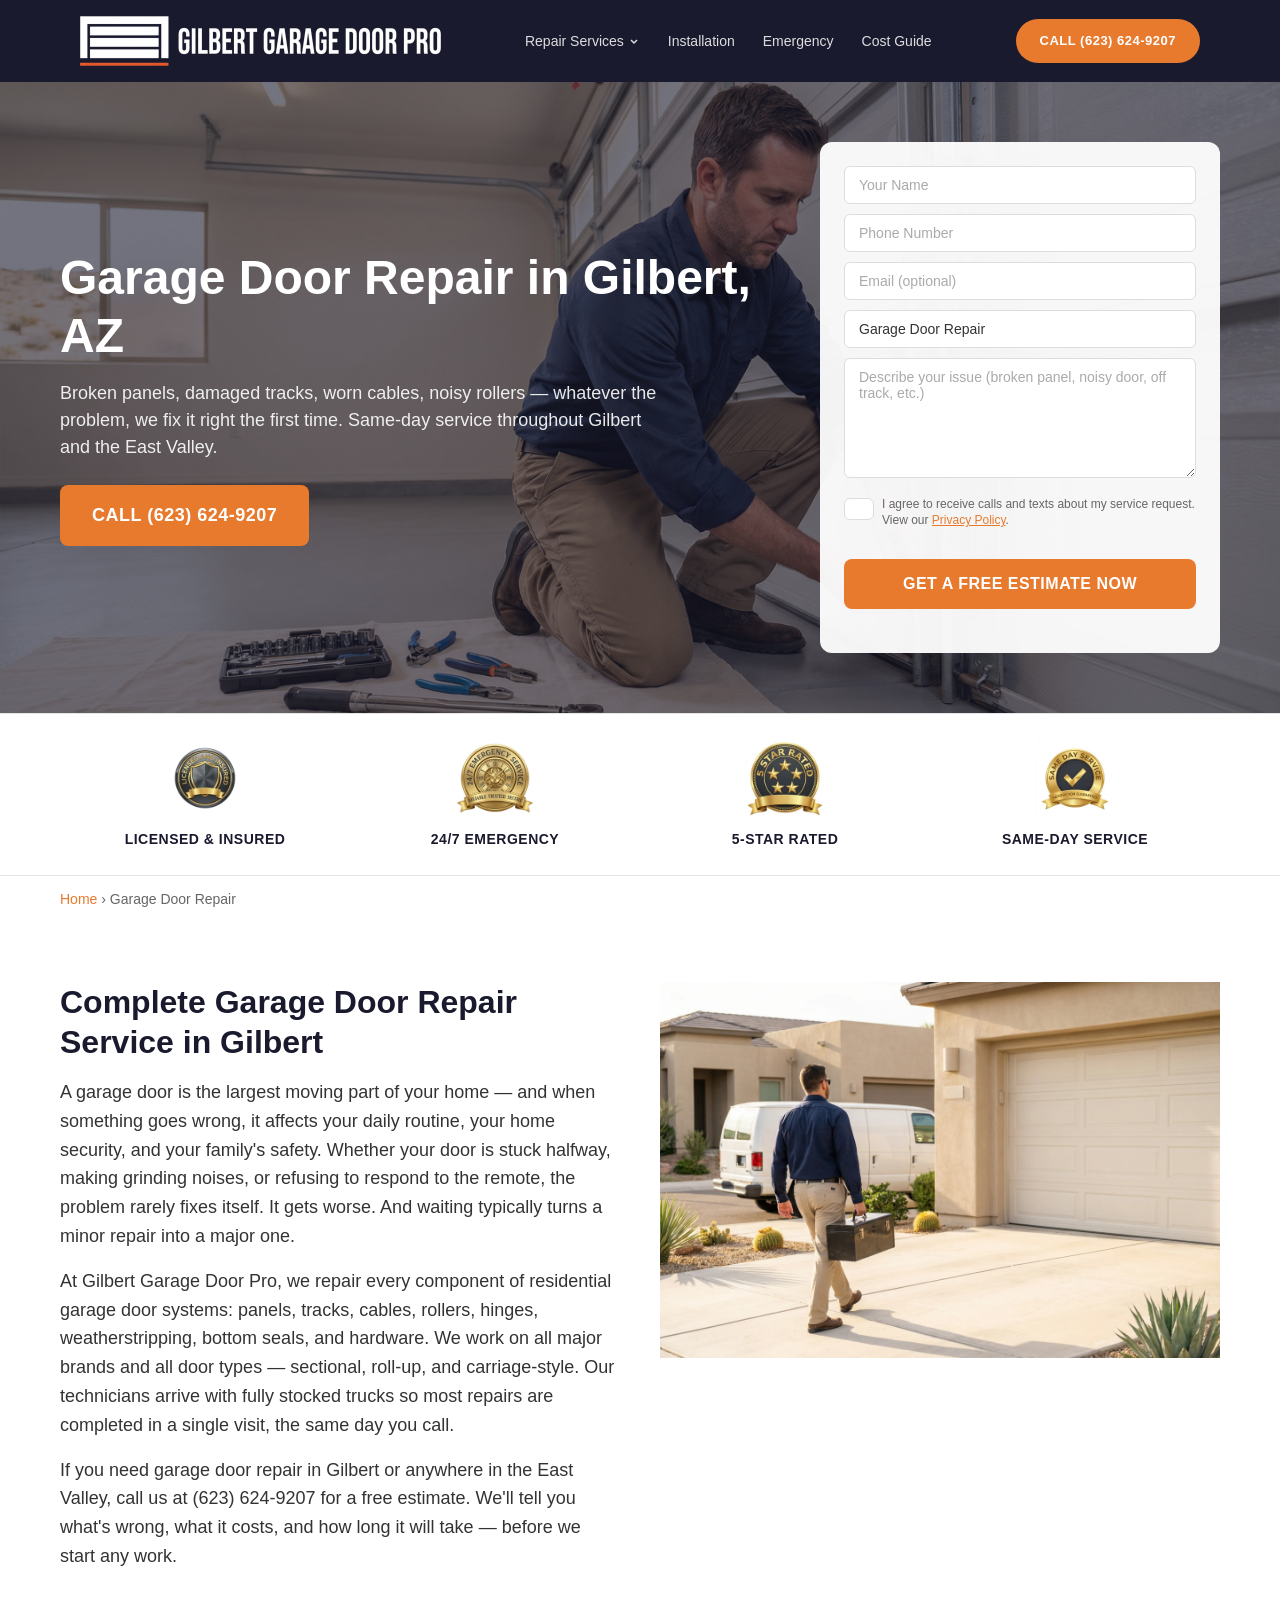
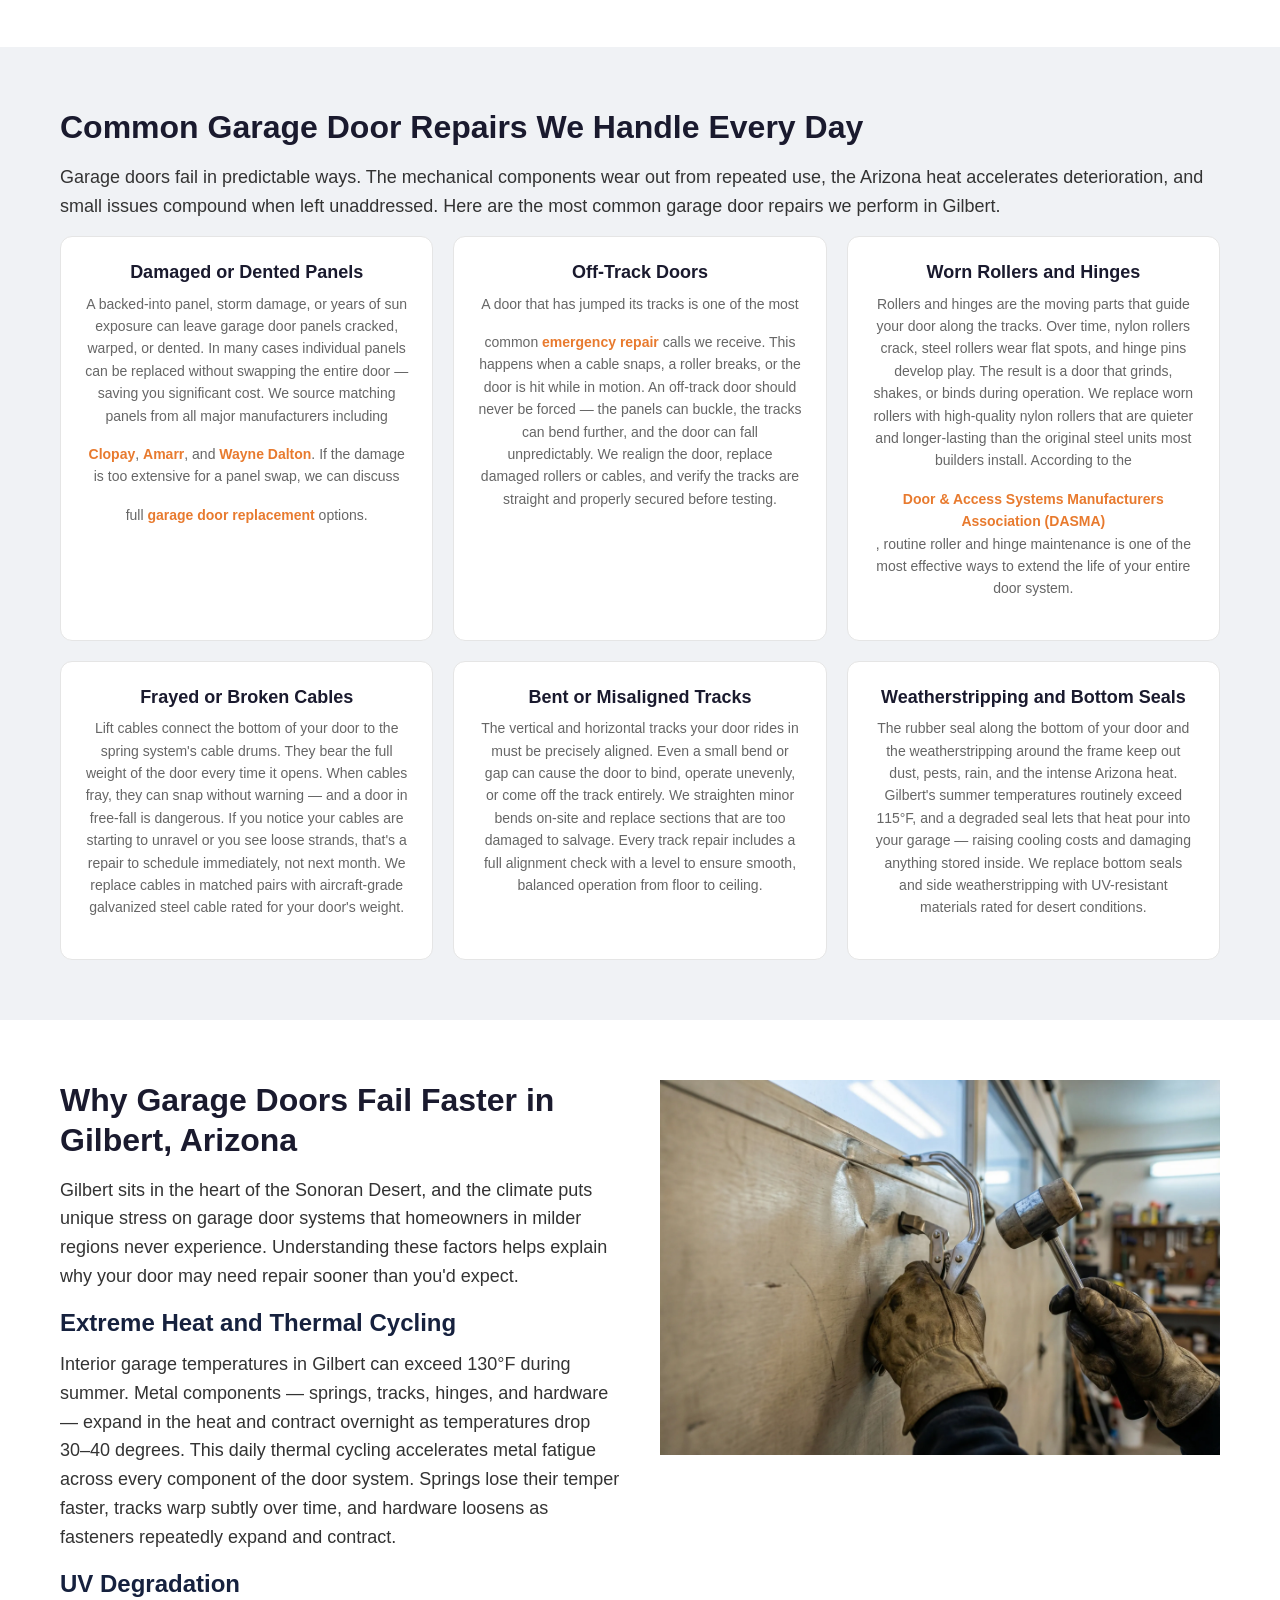
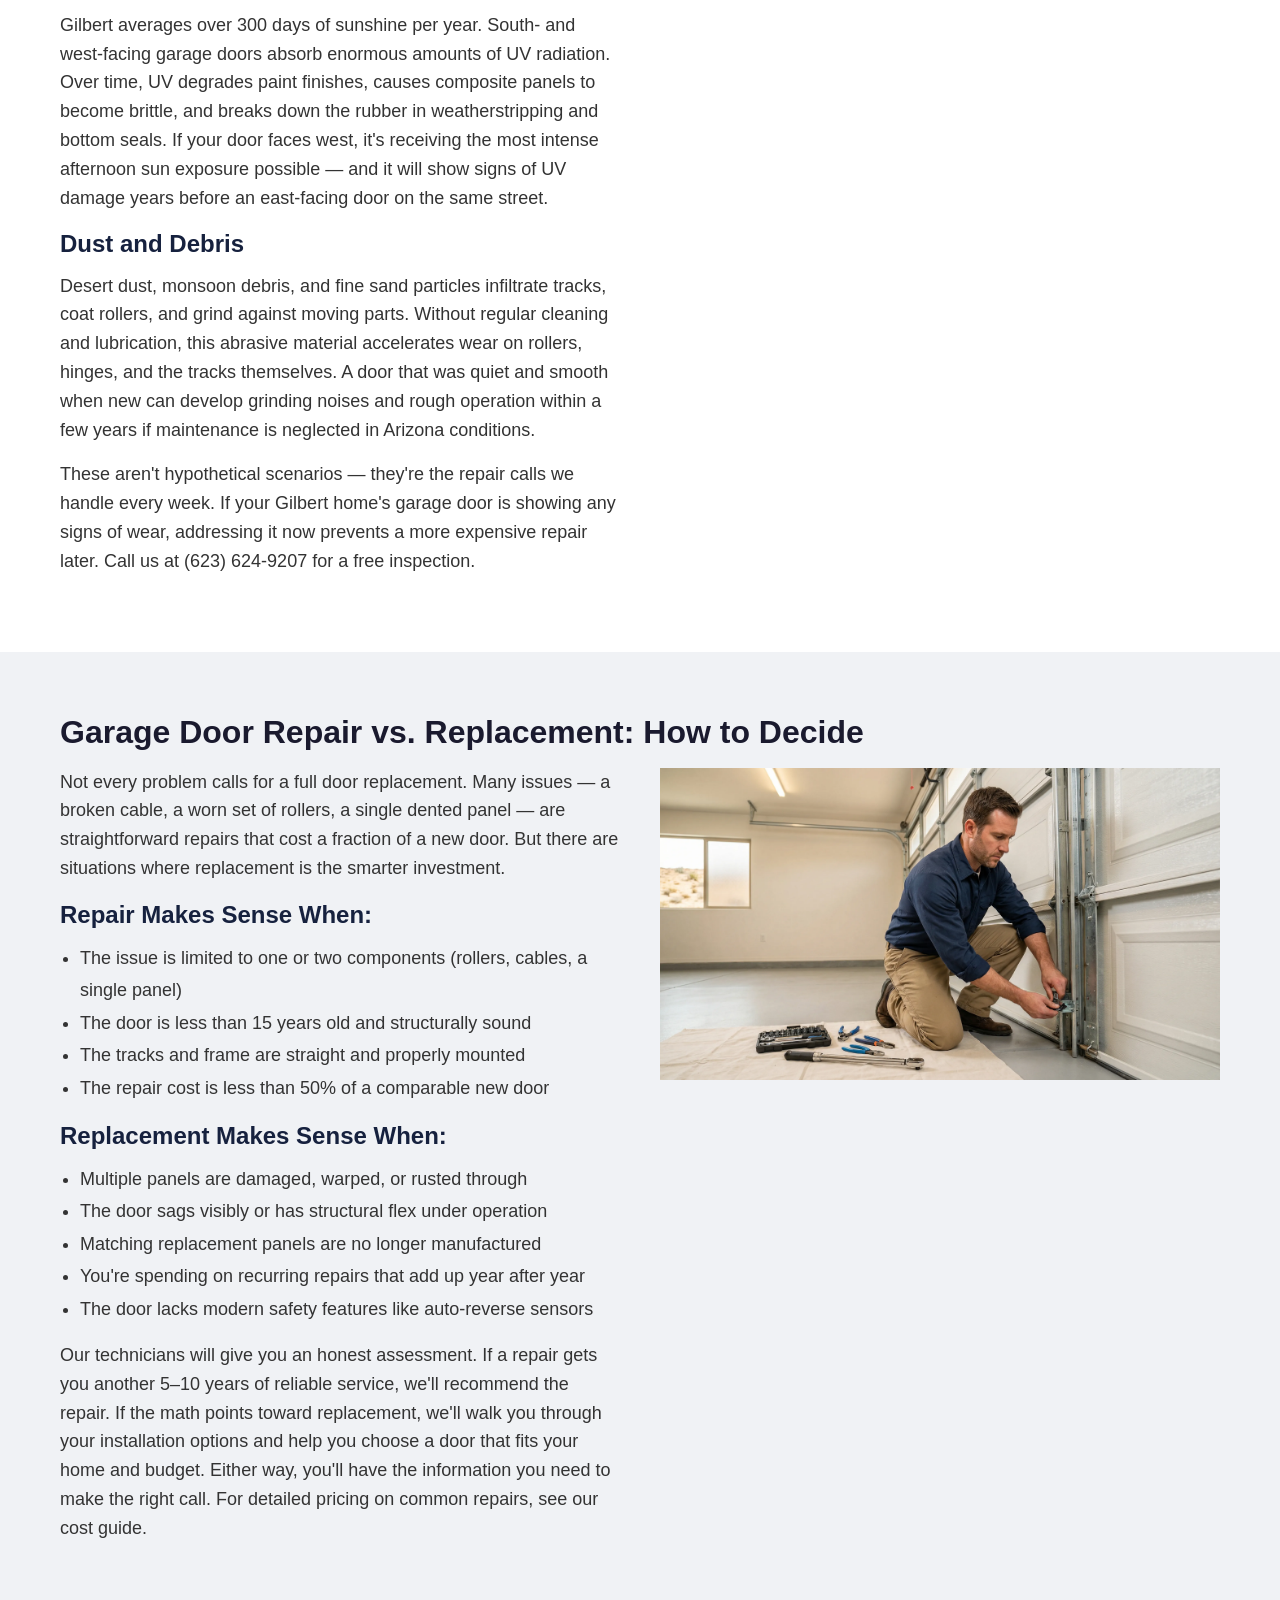
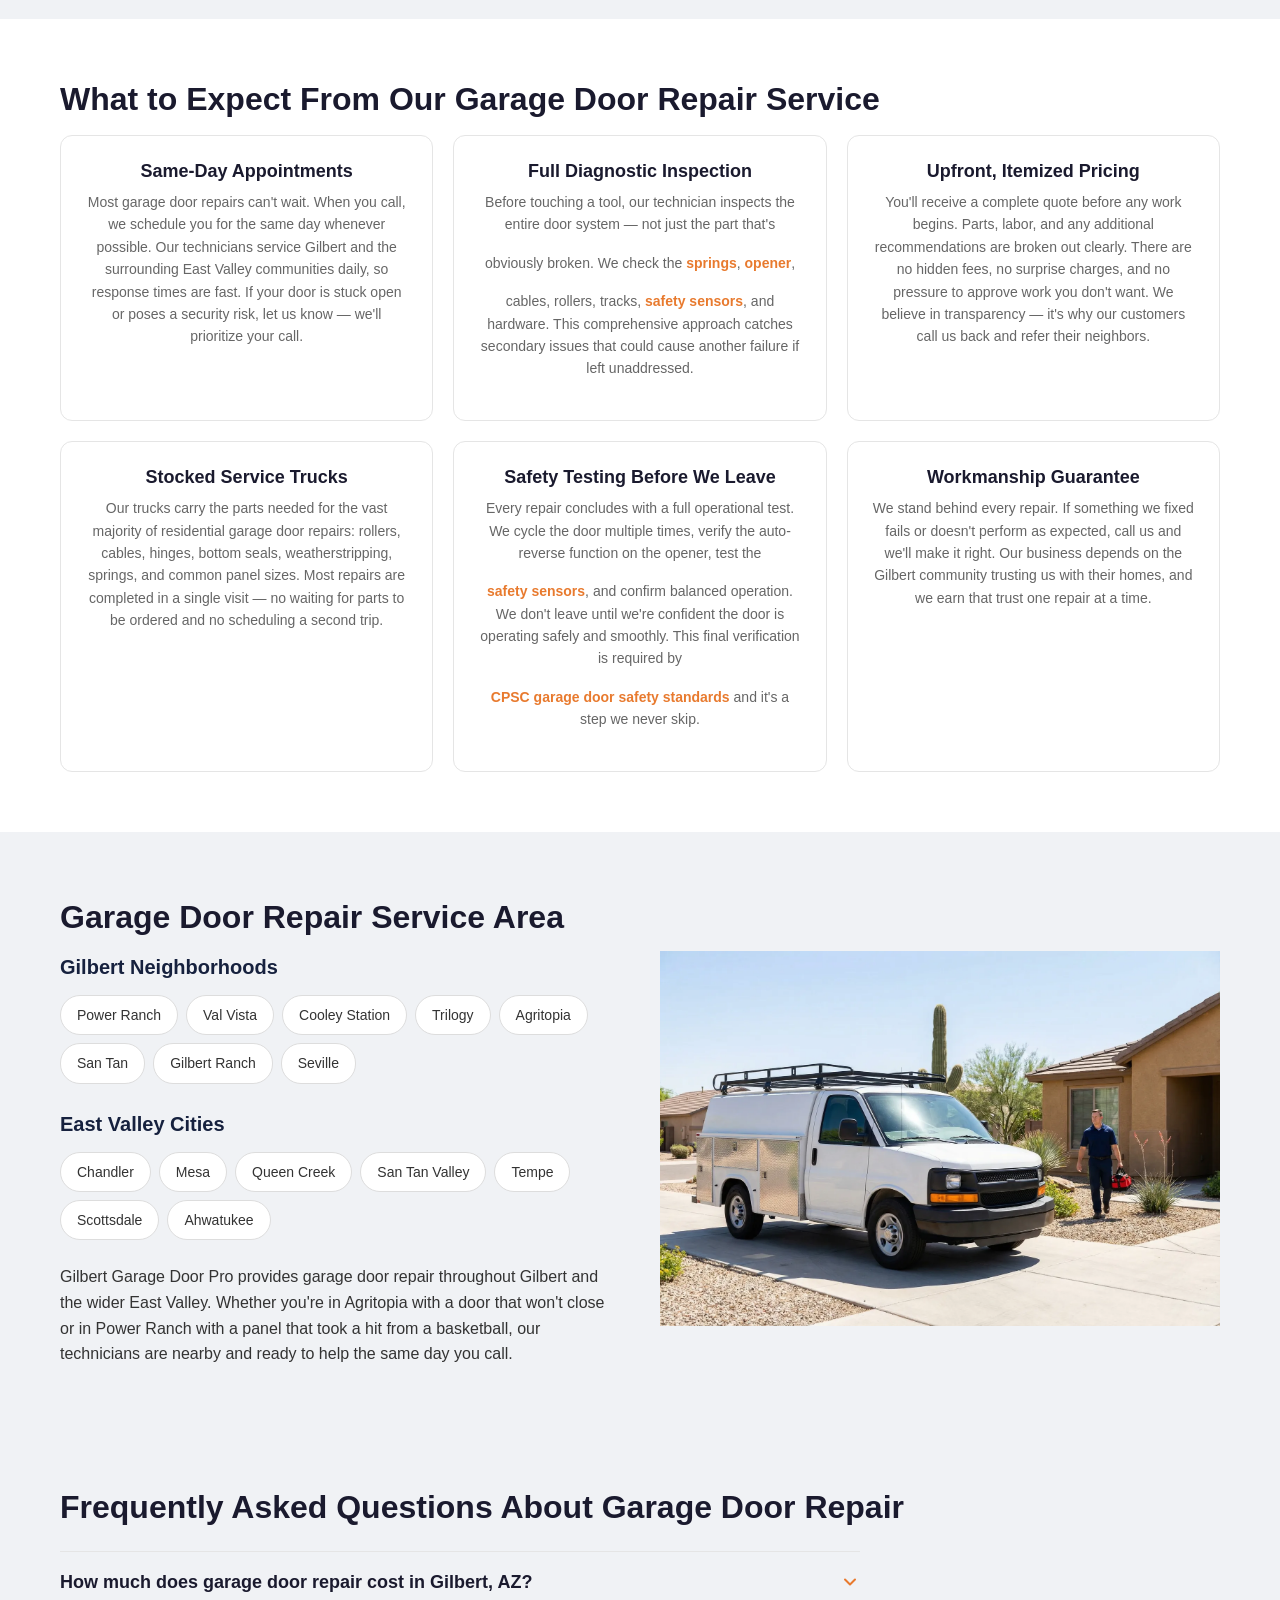
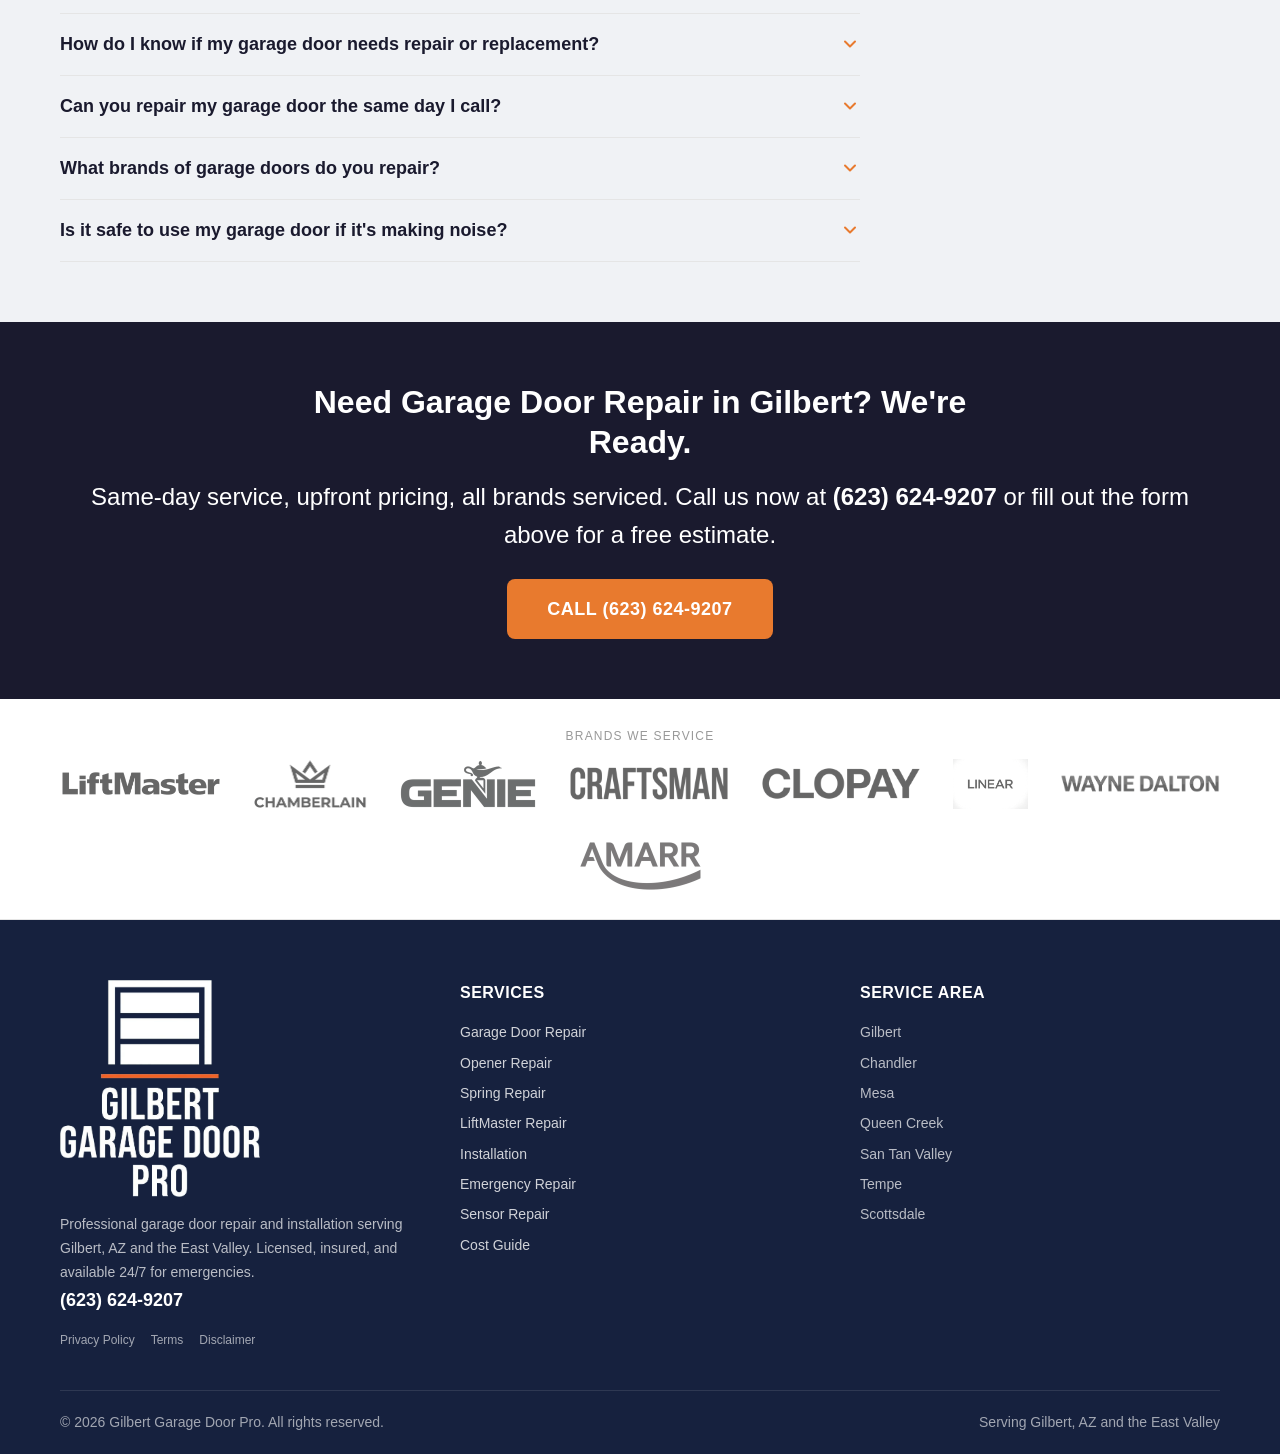
<file: garage-door-repair.html>
<!DOCTYPE html>
<html lang="en">
<head>
<!-- Google Tag Manager -->
<script>(function(w,d,s,l,i){w[l]=w[l]||[];w[l].push({'gtm.start':
new Date().getTime(),event:'gtm.js'});var f=d.getElementsByTagName(s)[0],
j=d.createElement(s),dl=l!='dataLayer'?'&l='+l:'';j.async=true;j.src=
'https://www.googletagmanager.com/gtm.js?id='+i+dl;f.parentNode.insertBefore(j,f);
})(window,document,'script','dataLayer','GTM-MW5MWK5L');</script>
<!-- End Google Tag Manager -->
<!-- Google Analytics 4 -->
<script async src="https://www.googletagmanager.com/gtag/js?id=G-VV5WH1M294"></script>
<script>
  window.dataLayer = window.dataLayer || [];
  function gtag(){dataLayer.push(arguments);}
  gtag('js', new Date());
  gtag('config', 'G-VV5WH1M294');
</script>
<!-- End Google Analytics 4 -->
  <meta charset="UTF-8">
  <meta name="viewport" content="width=device-width, initial-scale=1.0">
  <title>Garage Door Repair Gilbert AZ | Same-Day Service &amp; Upfront Pricing</title>
  <meta name="description" content="Professional garage door repair in Gilbert, AZ. Panels, tracks, cables, rollers, hinges — all brands serviced. Same-day appointments, upfront pricing, licensed & insured. Call (623) 624-9207.">
  <link rel="canonical" href="https://gilbertgaragedoorpro.com/garage-door-repair.html">
  <meta property="og:title" content="Garage Door Repair Gilbert AZ | Same-Day Service &amp; Upfront Pricing">
  <meta property="og:description" content="Professional garage door repair in Gilbert, AZ. Panels, tracks, cables, rollers, hinges — all brands serviced. Same-day appointments, upfront pricing. Call now.">
  <meta property="og:type" content="website">
  <meta property="og:url" content="https://gilbertgaragedoorpro.com/garage-door-repair.html">
  <meta property="og:image" content="https://gilbertgaragedoorpro.com/images/repair_hero.jpg">
  <link rel="preload" as="image" href="images/repair_hero.jpg">
  <link rel="icon" type="image/png" href="images/favicon.png">
  <link rel="apple-touch-icon" href="images/apple-touch-icon.png">
  <link rel="stylesheet" href="css/style.css">
</head>
<body>
<!-- Google Tag Manager (noscript) -->
<noscript><iframe src="https://www.googletagmanager.com/ns.html?id=GTM-MW5MWK5L"
height="0" width="0" style="display:none;visibility:hidden"></iframe></noscript>
<!-- End Google Tag Manager (noscript) -->

  <!-- Header -->
  <header class="site-header">
    <div class="container">
      <div class="header-inner">
        <a href="index.html" class="logo">
          <img src="images/logo_white.png" alt="Gilbert Garage Door Pro" width="200" height="28">
        </a>
        <nav class="nav-menu">
          <div class="nav-dropdown">
            <button class="nav-dropdown-toggle">Repair Services <svg class="dropdown-arrow" width="12" height="12" viewBox="0 0 12 12"><path d="M3 5L6 8L9 5" stroke="currentColor" stroke-width="1.5" fill="none"/></svg></button>
            <div class="nav-dropdown-menu">
              <a href="garage-door-repair.html">Door Repair</a>
              <a href="garage-door-opener-repair.html">Opener Repair</a>
              <a href="garage-door-spring-repair.html">Spring Repair</a>
              <a href="garage-door-sensor-repair.html">Sensor Repair</a>
              <a href="liftmaster-garage-door-repair.html">LiftMaster Repair</a>
            </div>
          </div>
          <a href="garage-door-installation.html">Installation</a>
          <a href="emergency-garage-door-repair.html">Emergency</a>
          <a href="garage-door-repair-cost.html">Cost Guide</a>
        </nav>

        <a href="tel:+16236249207" class="header-cta btn-primary">Call (623) 624-9207</a>
        <button class="menu-toggle" aria-expanded="false" aria-label="Menu">
          <span></span>
          <span></span>
          <span></span>
        </button>
      </div>
    </div>
  </header>

  <!-- Hero -->
  <section class="hero" style="background-image: url('images/repair_hero.jpg');">
    <div class="hero-overlay">
      <div class="container">
        <div class="hero-split">
          <div class="hero-text">
            <h1>Garage Door Repair in Gilbert, AZ</h1>
            <p class="hero-subtitle">Broken panels, damaged tracks, worn cables, noisy rollers — whatever the problem, we fix it right the first time. Same-day service throughout Gilbert and the East Valley.</p>
            <a href="tel:+16236249207" class="btn-primary">Call (623) 624-9207</a>
          </div>
          <div class="hero-form">
            <form class="contact-form" id="hero-form" action="#" method="POST" aria-label="Request garage door repair service">
              <div class="form__fields">
                <input type="text" name="name" placeholder="Your Name" required autocomplete="name">
                <input type="tel" name="phone" placeholder="Phone Number" required autocomplete="tel">
                <input type="email" name="email" placeholder="Email (optional)" autocomplete="email">
                <select name="service">
                  <option value="">Select a Service</option>
                  <option value="Garage Door Repair" selected>Garage Door Repair</option>
                  <option value="Opener Repair">Opener Repair</option>
                  <option value="Spring Repair">Spring Repair</option>
                  <option value="LiftMaster Repair">LiftMaster Repair</option>
                  <option value="Installation">Installation</option>
                  <option value="Emergency Repair">Emergency Repair</option>
                  <option value="Sensor Repair">Sensor Repair</option>
                  <option value="Other">Other</option>
                </select>
                <textarea name="issue" placeholder="Describe your issue (broken panel, noisy door, off track, etc.)" rows="3"></textarea>
                <div class="form__checkbox">
                  <input type="checkbox" id="hero-form-optin" name="optin" required>
                  <label for="hero-form-optin">I agree to receive calls and texts about my service request. View our <a href="privacy-policy.html">Privacy Policy</a>.</label>
                </div>
                <input type="hidden" name="page_source" value="garage-door-repair">
                <input type="hidden" name="form_id" value="hero-form">
                <input type="hidden" name="site" value="gilbertgaragedoorpro.com">
                <input type="hidden" name="timestamp" value="">
                <button type="submit" class="btn-primary">Get a Free Estimate Now</button>
              </div>
              <div class="form__success" aria-live="polite"></div>
            </form>
          </div>
        </div>
      </div>
    </div>
  </section>

  <!-- Trust Bar -->
  <section class="trust-bar">
    <div class="container">
      <div class="trust-item">
        <picture>
          <source srcset="images/badges/badge_licensed.webp" type="image/webp">
          <img src="images/badges/badge_licensed.png" alt="Licensed and Insured" width="80" height="80" loading="lazy">
        </picture>
        <span class="trust-label">Licensed &amp; Insured</span>
      </div>
      <div class="trust-item">
        <picture>
          <source srcset="images/badges/badge_emergency.webp" type="image/webp">
          <img src="images/badges/badge_emergency.png" alt="24/7 Emergency Service" width="80" height="80" loading="lazy">
        </picture>
        <span class="trust-label">24/7 Emergency</span>
      </div>
      <div class="trust-item">
        <picture>
          <source srcset="images/badges/badge_rated.webp" type="image/webp">
          <img src="images/badges/badge_rated.png" alt="5 Star Rated" width="80" height="80" loading="lazy">
        </picture>
        <span class="trust-label">5-Star Rated</span>
      </div>
      <div class="trust-item">
        <picture>
          <source srcset="images/badges/badge_sameday.webp" type="image/webp">
          <img src="images/badges/badge_sameday.png" alt="Same Day Service" width="80" height="80" loading="lazy">
        </picture>
        <span class="trust-label">Same-Day Service</span>
      </div>
    </div>
  </section>

  <!-- Breadcrumb -->
  <nav aria-label="Breadcrumb" class="breadcrumb">
    <div class="container">
      <a href="/">Home</a> &rsaquo; <span>Garage Door Repair</span>
    </div>
  </nav>

  <!-- Intro Content -->
  <section class="content-section">
    <div class="container">
      <div class="content-grid">
        <div>
          <h2>Complete Garage Door Repair Service in Gilbert</h2>
          <p>A garage door is the largest moving part of your home — and when something goes wrong, it affects your daily routine, your home security, and your family's safety. Whether your door is stuck halfway, making grinding noises, or refusing to respond to the remote, the problem rarely fixes itself. It gets worse. And waiting typically turns a minor repair into a major one.</p>
          <p>At Gilbert Garage Door Pro, we repair every component of residential garage door systems: panels, tracks, cables, rollers, hinges, weatherstripping, bottom seals, and hardware. We work on all major brands and all door types — sectional, roll-up, and carriage-style. Our technicians arrive with fully stocked trucks so most repairs are completed in a single visit, the same day you call.</p>
          <p>If you need garage door repair in Gilbert or anywhere in the East Valley, call us at <a href="tel:+16236249207">(623) 624-9207</a> for a free estimate. We'll tell you what's wrong, what it costs, and how long it will take — before we start any work.</p>
        </div>
        <div>
          <picture>
            <source srcset="images/webp/repair_arrival.webp" type="image/webp">
            <img src="images/repair_arrival.jpg" alt="Garage door repair technician arriving at a Gilbert, AZ home with toolbox" loading="lazy" width="600" height="400">
          </picture>
        </div>
      </div>
    </div>
  </section>

  <!-- Common Repairs -->
  <section class="content-section alt-bg">
    <div class="container">
      <h2>Common Garage Door Repairs We Handle Every Day</h2>
      <p>Garage doors fail in predictable ways. The mechanical components wear out from repeated use, the Arizona heat accelerates deterioration, and small issues compound when left unaddressed. Here are the most common garage door repairs we perform in Gilbert.</p>
      <div class="services-grid">
        <div class="service-card">
          <h3>Damaged or Dented Panels</h3>
          <p>A backed-into panel, storm damage, or years of sun exposure can leave garage door panels cracked, warped, or dented. In many cases individual panels can be replaced without swapping the entire door — saving you significant cost. We source matching panels from all major manufacturers including <a href="https://www.clopaydoor.com/" target="_blank" rel="noopener">Clopay</a>, <a href="https://www.amarr.com/" target="_blank" rel="noopener">Amarr</a>, and <a href="https://www.wayne-dalton.com/" target="_blank" rel="noopener">Wayne Dalton</a>. If the damage is too extensive for a panel swap, we can discuss full <a href="garage-door-installation.html">garage door replacement</a> options.</p>
        </div>
        <div class="service-card">
          <h3>Off-Track Doors</h3>
          <p>A door that has jumped its tracks is one of the most common <a href="emergency-garage-door-repair.html">emergency repair</a> calls we receive. This happens when a cable snaps, a roller breaks, or the door is hit while in motion. An off-track door should never be forced — the panels can buckle, the tracks can bend further, and the door can fall unpredictably. We realign the door, replace damaged rollers or cables, and verify the tracks are straight and properly secured before testing.</p>
        </div>
        <div class="service-card">
          <h3>Worn Rollers and Hinges</h3>
          <p>Rollers and hinges are the moving parts that guide your door along the tracks. Over time, nylon rollers crack, steel rollers wear flat spots, and hinge pins develop play. The result is a door that grinds, shakes, or binds during operation. We replace worn rollers with high-quality nylon rollers that are quieter and longer-lasting than the original steel units most builders install. According to the <a href="https://www.dasma.com/" target="_blank" rel="noopener">Door &amp; Access Systems Manufacturers Association (DASMA)</a>, routine roller and hinge maintenance is one of the most effective ways to extend the life of your entire door system.</p>
        </div>
        <div class="service-card">
          <h3>Frayed or Broken Cables</h3>
          <p>Lift cables connect the bottom of your door to the spring system's cable drums. They bear the full weight of the door every time it opens. When cables fray, they can snap without warning — and a door in free-fall is dangerous. If you notice your cables are starting to unravel or you see loose strands, that's a repair to schedule immediately, not next month. We replace cables in matched pairs with aircraft-grade galvanized steel cable rated for your door's weight.</p>
        </div>
        <div class="service-card">
          <h3>Bent or Misaligned Tracks</h3>
          <p>The vertical and horizontal tracks your door rides in must be precisely aligned. Even a small bend or gap can cause the door to bind, operate unevenly, or come off the track entirely. We straighten minor bends on-site and replace sections that are too damaged to salvage. Every track repair includes a full alignment check with a level to ensure smooth, balanced operation from floor to ceiling.</p>
        </div>
        <div class="service-card">
          <h3>Weatherstripping and Bottom Seals</h3>
          <p>The rubber seal along the bottom of your door and the weatherstripping around the frame keep out dust, pests, rain, and the intense Arizona heat. Gilbert's summer temperatures routinely exceed 115&deg;F, and a degraded seal lets that heat pour into your garage — raising cooling costs and damaging anything stored inside. We replace bottom seals and side weatherstripping with UV-resistant materials rated for desert conditions.</p>
        </div>
      </div>
    </div>
  </section>

  <!-- Why Doors Fail in Arizona -->
  <section class="content-section">
    <div class="container">
      <div class="content-grid">
        <div>
          <h2>Why Garage Doors Fail Faster in Gilbert, Arizona</h2>
          <p>Gilbert sits in the heart of the Sonoran Desert, and the climate puts unique stress on garage door systems that homeowners in milder regions never experience. Understanding these factors helps explain why your door may need repair sooner than you'd expect.</p>

          <h3>Extreme Heat and Thermal Cycling</h3>
          <p>Interior garage temperatures in Gilbert can exceed 130&deg;F during summer. Metal components — springs, tracks, hinges, and hardware — expand in the heat and contract overnight as temperatures drop 30&ndash;40 degrees. This daily thermal cycling accelerates metal fatigue across every component of the door system. <a href="garage-door-spring-repair.html">Springs</a> lose their temper faster, tracks warp subtly over time, and hardware loosens as fasteners repeatedly expand and contract.</p>

          <h3>UV Degradation</h3>
          <p>Gilbert averages over 300 days of sunshine per year. South- and west-facing garage doors absorb enormous amounts of UV radiation. Over time, UV degrades paint finishes, causes composite panels to become brittle, and breaks down the rubber in weatherstripping and bottom seals. If your door faces west, it's receiving the most intense afternoon sun exposure possible — and it will show signs of UV damage years before an east-facing door on the same street.</p>

          <h3>Dust and Debris</h3>
          <p>Desert dust, monsoon debris, and fine sand particles infiltrate tracks, coat rollers, and grind against moving parts. Without regular cleaning and lubrication, this abrasive material accelerates wear on rollers, hinges, and the tracks themselves. A door that was quiet and smooth when new can develop grinding noises and rough operation within a few years if maintenance is neglected in Arizona conditions.</p>

          <p>These aren't hypothetical scenarios — they're the repair calls we handle every week. If your Gilbert home's garage door is showing any signs of wear, addressing it now prevents a more expensive repair later. Call us at <a href="tel:+16236249207">(623) 624-9207</a> for a free inspection.</p>
        </div>
        <div>
          <picture>
            <source srcset="images/webp/repair_panel.webp" type="image/webp">
            <img src="images/repair_panel.jpg" alt="Close-up of garage door panel repair work with professional tools" loading="lazy" width="600" height="400">
          </picture>
        </div>
      </div>
    </div>
  </section>

  <!-- When to Repair vs Replace -->
  <section class="content-section alt-bg">
    <div class="container">
      <h2>Garage Door Repair vs. Replacement: How to Decide</h2>
      <div class="content-grid">
        <div>
          <p>Not every problem calls for a full door replacement. Many issues — a broken cable, a worn set of rollers, a single dented panel — are straightforward repairs that cost a fraction of a new door. But there are situations where replacement is the smarter investment.</p>

          <h3>Repair Makes Sense When:</h3>
          <ul>
            <li>The issue is limited to one or two components (rollers, cables, a single panel)</li>
            <li>The door is less than 15 years old and structurally sound</li>
            <li>The tracks and frame are straight and properly mounted</li>
            <li>The repair cost is less than 50% of a comparable new door</li>
          </ul>

          <h3>Replacement Makes Sense When:</h3>
          <ul>
            <li>Multiple panels are damaged, warped, or rusted through</li>
            <li>The door sags visibly or has structural flex under operation</li>
            <li>Matching replacement panels are no longer manufactured</li>
            <li>You're spending on recurring repairs that add up year after year</li>
            <li>The door lacks modern safety features like auto-reverse sensors</li>
          </ul>

          <p>Our technicians will give you an honest assessment. If a repair gets you another 5&ndash;10 years of reliable service, we'll recommend the repair. If the math points toward replacement, we'll walk you through your <a href="garage-door-installation.html">installation options</a> and help you choose a door that fits your home and budget. Either way, you'll have the information you need to make the right call. For detailed pricing on common repairs, see our <a href="garage-door-repair-cost.html">cost guide</a>.</p>
        </div>
        <div>
          <picture>
            <source srcset="images/webp/repair_hero.webp" type="image/webp">
            <img src="images/repair_hero.jpg" alt="Technician performing garage door repair inside a Gilbert, AZ garage" loading="lazy" width="600" height="400">
          </picture>
        </div>
      </div>
    </div>
  </section>

  <!-- What to Expect -->
  <section class="content-section">
    <div class="container">
      <h2>What to Expect From Our Garage Door Repair Service</h2>
      <div class="services-grid">
        <div class="service-card">
          <h3>Same-Day Appointments</h3>
          <p>Most garage door repairs can't wait. When you call, we schedule you for the same day whenever possible. Our technicians service Gilbert and the surrounding East Valley communities daily, so response times are fast. If your door is stuck open or poses a security risk, let us know — we'll prioritize your call.</p>
        </div>
        <div class="service-card">
          <h3>Full Diagnostic Inspection</h3>
          <p>Before touching a tool, our technician inspects the entire door system — not just the part that's obviously broken. We check the <a href="garage-door-spring-repair.html">springs</a>, <a href="garage-door-opener-repair.html">opener</a>, cables, rollers, tracks, <a href="garage-door-sensor-repair.html">safety sensors</a>, and hardware. This comprehensive approach catches secondary issues that could cause another failure if left unaddressed.</p>
        </div>
        <div class="service-card">
          <h3>Upfront, Itemized Pricing</h3>
          <p>You'll receive a complete quote before any work begins. Parts, labor, and any additional recommendations are broken out clearly. There are no hidden fees, no surprise charges, and no pressure to approve work you don't want. We believe in transparency — it's why our customers call us back and refer their neighbors.</p>
        </div>
        <div class="service-card">
          <h3>Stocked Service Trucks</h3>
          <p>Our trucks carry the parts needed for the vast majority of residential garage door repairs: rollers, cables, hinges, bottom seals, weatherstripping, springs, and common panel sizes. Most repairs are completed in a single visit — no waiting for parts to be ordered and no scheduling a second trip.</p>
        </div>
        <div class="service-card">
          <h3>Safety Testing Before We Leave</h3>
          <p>Every repair concludes with a full operational test. We cycle the door multiple times, verify the auto-reverse function on the opener, test the <a href="garage-door-sensor-repair.html">safety sensors</a>, and confirm balanced operation. We don't leave until we're confident the door is operating safely and smoothly. This final verification is required by <a href="https://www.cpsc.gov/Safety-Education/Safety-Guides/Home/Garage-Doors" target="_blank" rel="noopener">CPSC garage door safety standards</a> and it's a step we never skip.</p>
        </div>
        <div class="service-card">
          <h3>Workmanship Guarantee</h3>
          <p>We stand behind every repair. If something we fixed fails or doesn't perform as expected, call us and we'll make it right. Our business depends on the Gilbert community trusting us with their homes, and we earn that trust one repair at a time.</p>
        </div>
      </div>
    </div>
  </section>

  <!-- Service Area -->
  <section class="service-area">
    <div class="container">
      <h2>Garage Door Repair Service Area</h2>
      <div class="content-grid">
        <div>
          <h3>Gilbert Neighborhoods</h3>
          <div class="area-tags">
            <span class="area-tag">Power Ranch</span>
            <span class="area-tag">Val Vista</span>
            <span class="area-tag">Cooley Station</span>
            <span class="area-tag">Trilogy</span>
            <span class="area-tag">Agritopia</span>
            <span class="area-tag">San Tan</span>
            <span class="area-tag">Gilbert Ranch</span>
            <span class="area-tag">Seville</span>
          </div>

          <h3>East Valley Cities</h3>
          <div class="area-tags">
            <span class="area-tag">Chandler</span>
            <span class="area-tag">Mesa</span>
            <span class="area-tag">Queen Creek</span>
            <span class="area-tag">San Tan Valley</span>
            <span class="area-tag">Tempe</span>
            <span class="area-tag">Scottsdale</span>
            <span class="area-tag">Ahwatukee</span>
          </div>

          <p>Gilbert Garage Door Pro provides garage door repair throughout Gilbert and the wider East Valley. Whether you're in Agritopia with a door that won't close or in Power Ranch with a panel that took a hit from a basketball, our technicians are nearby and ready to help the same day you call.</p>
        </div>
        <div>
          <picture>
            <source srcset="images/webp/home_truck.webp" type="image/webp">
            <img src="images/home_truck.jpg" alt="Gilbert Garage Door Pro service truck ready for dispatch in the East Valley" loading="lazy" width="600" height="400">
          </picture>
        </div>
      </div>
    </div>
  </section>

  <!-- FAQ Section -->
  <section class="faq-section content-section alt-bg">
    <div class="container">
      <h2>Frequently Asked Questions About Garage Door Repair</h2>

      <div class="faq-item">
        <button class="faq-question">
          <span>How much does garage door repair cost in Gilbert, AZ?</span>
  <svg class="faq-chevron" width="20" height="20" viewBox="0 0 20 20" fill="none" xmlns="http://www.w3.org/2000/svg">
    <path d="M5 7.5L10 12.5L15 7.5" stroke="currentColor" stroke-width="2" stroke-linecap="round" stroke-linejoin="round"/>
  </svg>
        </button>
        <div class="faq-answer">
          <p>Most garage door repairs in Gilbert range from $85 to $350 depending on the issue. Simple fixes like roller replacement or track realignment are on the lower end, while cable replacement, panel swaps, or multi-component repairs cost more. We provide an exact, itemized quote before starting work — no surprises. For a detailed breakdown, see our <a href="garage-door-repair-cost.html">garage door repair cost guide</a>.</p>
        </div>
      </div>

      <div class="faq-item">
        <button class="faq-question">
          <span>How do I know if my garage door needs repair or replacement?</span>
  <svg class="faq-chevron" width="20" height="20" viewBox="0 0 20 20" fill="none" xmlns="http://www.w3.org/2000/svg">
    <path d="M5 7.5L10 12.5L15 7.5" stroke="currentColor" stroke-width="2" stroke-linecap="round" stroke-linejoin="round"/>
  </svg>
        </button>
        <div class="faq-answer">
          <p>If the issue is isolated to one or two components — a broken cable, worn rollers, or a single damaged panel — repair is almost always the better option. If multiple panels are damaged, the door has structural issues, or you're facing recurring repairs on an aging door, replacement may be more cost-effective. Our technician will assess both options and give you an honest recommendation. We offer both <a href="garage-door-repair.html">repair</a> and full <a href="garage-door-installation.html">installation</a> services.</p>
        </div>
      </div>

      <div class="faq-item">
        <button class="faq-question">
          <span>Can you repair my garage door the same day I call?</span>
  <svg class="faq-chevron" width="20" height="20" viewBox="0 0 20 20" fill="none" xmlns="http://www.w3.org/2000/svg">
    <path d="M5 7.5L10 12.5L15 7.5" stroke="currentColor" stroke-width="2" stroke-linecap="round" stroke-linejoin="round"/>
  </svg>
        </button>
        <div class="faq-answer">
          <p>Yes, in most cases. We offer same-day garage door repair appointments throughout Gilbert and the East Valley. Our service trucks are stocked with the parts needed for the most common repairs, so there's usually no waiting for parts. For urgent situations — like a door stuck open or a security concern — we prioritize your call. For true after-hours emergencies, see our <a href="emergency-garage-door-repair.html">24/7 emergency repair service</a>.</p>
        </div>
      </div>

      <div class="faq-item">
        <button class="faq-question">
          <span>What brands of garage doors do you repair?</span>
  <svg class="faq-chevron" width="20" height="20" viewBox="0 0 20 20" fill="none" xmlns="http://www.w3.org/2000/svg">
    <path d="M5 7.5L10 12.5L15 7.5" stroke="currentColor" stroke-width="2" stroke-linecap="round" stroke-linejoin="round"/>
  </svg>
        </button>
        <div class="faq-answer">
          <p>We service all major garage door brands including Clopay, Amarr, Wayne Dalton, CHI, Raynor, Martin Door, and Northwest Door. We also repair all major opener brands: <a href="liftmaster-garage-door-repair.html">LiftMaster</a>, Chamberlain, Genie, Craftsman, and Linear. If you're not sure what brand you have, no problem — our technicians can identify it on-site and source the correct parts.</p>
        </div>
      </div>

      <div class="faq-item">
        <button class="faq-question">
          <span>Is it safe to use my garage door if it's making noise?</span>
  <svg class="faq-chevron" width="20" height="20" viewBox="0 0 20 20" fill="none" xmlns="http://www.w3.org/2000/svg">
    <path d="M5 7.5L10 12.5L15 7.5" stroke="currentColor" stroke-width="2" stroke-linecap="round" stroke-linejoin="round"/>
  </svg>
        </button>
        <div class="faq-answer">
          <p>It depends on the noise. A mild squeak or hum may indicate rollers or hinges that need lubrication — a simple fix. Grinding, popping, or scraping noises are more serious and can indicate worn rollers, bent tracks, or failing <a href="garage-door-spring-repair.html">springs</a>. If your door makes a sudden loud bang, stop using it immediately — that's often a spring breaking under tension. When in doubt, call us for a diagnostic inspection before continuing to operate the door.</p>
        </div>
      </div>
    </div>
  </section>

  <!-- CTA Band -->
  <section class="cta-band">
    <div class="container">
      <h2>Need Garage Door Repair in Gilbert? We're Ready.</h2>
      <p>Same-day service, upfront pricing, all brands serviced. Call us now at <a href="tel:+16236249207">(623) 624-9207</a> or fill out the form above for a free estimate.</p>
      <a href="tel:+16236249207" class="btn-primary">Call (623) 624-9207</a>
    </div>
  </section>

  <!-- Brands Bar -->
  <section class="brands-bar">
    <div class="container">
      <p class="brands-label">Brands We Service</p>
      <div class="brands-logos">
        <a href="https://www.liftmaster.com/" target="_blank" rel="noopener" title="LiftMaster">
          <img src="images/brands/liftmaster.png" alt="LiftMaster" width="120" height="40" loading="lazy">
        </a>
        <a href="https://www.chamberlain.com/" target="_blank" rel="noopener" title="Chamberlain">
          <img src="images/brands/chamberlain.png" alt="Chamberlain" width="120" height="40" loading="lazy">
        </a>
        <a href="https://www.geniecompany.com/" target="_blank" rel="noopener" title="Genie">
          <img src="images/brands/genie.png" alt="Genie" width="120" height="40" loading="lazy">
        </a>
        <a href="https://www.craftsman.com/" target="_blank" rel="noopener" title="Craftsman">
          <img src="images/brands/craftsman.png" alt="Craftsman" width="120" height="40" loading="lazy">
        </a>
        <a href="https://www.clopaydoor.com/" target="_blank" rel="noopener" title="Clopay">
          <img src="images/brands/clopay.png" alt="Clopay" width="120" height="40" loading="lazy">
        </a>
        <a href="https://www.linearproaccess.com/" target="_blank" rel="noopener" title="Linear">
          <img src="images/brands/linear.png" alt="Linear" width="120" height="40" loading="lazy">
        </a>
        <a href="https://www.wayne-dalton.com/" target="_blank" rel="noopener" title="Wayne Dalton">
          <img src="images/brands/wayne-dalton.png" alt="Wayne Dalton" width="120" height="40" loading="lazy">
        </a>
        <a href="https://www.amarr.com/" target="_blank" rel="noopener" title="Amarr">
          <img src="images/brands/amarr.png" alt="Amarr" width="120" height="40" loading="lazy">
        </a>
      </div>
    </div>
  </section>

  <!-- Footer -->
  <footer class="site-footer">
    <div class="container">
      <div class="footer-grid">
        <div class="footer-col">
          <a href="/"><img src="images/logo_stacked_white.png" alt="Gilbert Garage Door Pro" width="200" height="200" loading="lazy" style="margin-bottom: 16px;"></a>
          <p>Professional garage door repair and installation serving Gilbert, AZ and the East Valley. Licensed, insured, and available 24/7 for emergencies.</p>
          <p><a href="tel:+16236249207">(623) 624-9207</a></p>
          <div class="footer-legal">
            <a href="privacy-policy.html">Privacy Policy</a>
            <a href="terms.html">Terms</a>
            <a href="disclaimer.html">Disclaimer</a>
          </div>
        </div>
        <div class="footer-col">
          <h3>Services</h3>
          <ul>
            <li><a href="garage-door-repair.html">Garage Door Repair</a></li>
            <li><a href="garage-door-opener-repair.html">Opener Repair</a></li>
            <li><a href="garage-door-spring-repair.html">Spring Repair</a></li>
            <li><a href="liftmaster-garage-door-repair.html">LiftMaster Repair</a></li>
            <li><a href="garage-door-installation.html">Installation</a></li>
            <li><a href="emergency-garage-door-repair.html">Emergency Repair</a></li>
            <li><a href="garage-door-sensor-repair.html">Sensor Repair</a></li>
            <li><a href="garage-door-repair-cost.html">Cost Guide</a></li>
          </ul>
        </div>
        <div class="footer-col">
          <h3>Service Area</h3>
          <ul>
            <li>Gilbert</li>
            <li>Chandler</li>
            <li>Mesa</li>
            <li>Queen Creek</li>
            <li>San Tan Valley</li>
            <li>Tempe</li>
            <li>Scottsdale</li>
          </ul>
        </div>
      </div>
      <div class="footer-bottom">
        <p>&copy; 2026 Gilbert Garage Door Pro. All rights reserved.</p>
        <p>Serving Gilbert, AZ and the East Valley</p>
      </div>
    </div>
  </footer>

  <!-- Mobile Fixed CTA -->
  <div class="mobile-cta">
    <a href="tel:+16236249207">Call Now &mdash; (623) 624-9207</a>
  </div>

  <!-- Schema Markup: Service -->
  <script type="application/ld+json">
  {
    "@context": "https://schema.org",
    "@type": "Service",
    "name": "Garage Door Repair",
    "description": "Professional garage door repair service in Gilbert, AZ. Panels, tracks, cables, rollers, hinges, weatherstripping — all brands serviced. Same-day appointments, upfront pricing, licensed and insured technicians.",
    "provider": {
      "@type": "LocalBusiness",
      "name": "Gilbert Garage Door Pro",
      "telephone": "(623) 624-9207",
      "url": "https://gilbertgaragedoorpro.com",
      "areaServed": [
        {"@type": "City", "name": "Gilbert", "sameAs": "https://en.wikipedia.org/wiki/Gilbert,_Arizona"},
        {"@type": "City", "name": "Chandler"},
        {"@type": "City", "name": "Mesa"},
        {"@type": "City", "name": "Queen Creek"},
        {"@type": "City", "name": "San Tan Valley"},
        {"@type": "City", "name": "Tempe"}
      ],
      "openingHoursSpecification": {
        "@type": "OpeningHoursSpecification",
        "dayOfWeek": ["Monday","Tuesday","Wednesday","Thursday","Friday","Saturday","Sunday"],
        "opens": "00:00",
        "closes": "23:59"
      },
      "priceRange": "$$"
    },
    "serviceType": "Garage Door Repair",
    "offers": {
      "@type": "Offer",
      "priceSpecification": {
        "@type": "PriceSpecification",
        "minPrice": "85",
        "maxPrice": "350",
        "priceCurrency": "USD"
      }
    }
  }
  </script>

  <!-- Schema Markup: FAQPage -->
  <script type="application/ld+json">
  {
    "@context": "https://schema.org",
    "@type": "FAQPage",
    "mainEntity": [
      {
        "@type": "Question",
        "name": "How much does garage door repair cost in Gilbert, AZ?",
        "acceptedAnswer": {
          "@type": "Answer",
          "text": "Most garage door repairs in Gilbert range from $85 to $350 depending on the issue. Simple fixes like roller replacement or track realignment are on the lower end, while cable replacement, panel swaps, or multi-component repairs cost more. We provide an exact, itemized quote before starting work."
        }
      },
      {
        "@type": "Question",
        "name": "How do I know if my garage door needs repair or replacement?",
        "acceptedAnswer": {
          "@type": "Answer",
          "text": "If the issue is isolated to one or two components — a broken cable, worn rollers, or a single damaged panel — repair is almost always the better option. If multiple panels are damaged, the door has structural issues, or you're facing recurring repairs, replacement may be more cost-effective."
        }
      },
      {
        "@type": "Question",
        "name": "Can you repair my garage door the same day I call?",
        "acceptedAnswer": {
          "@type": "Answer",
          "text": "Yes, in most cases. We offer same-day garage door repair appointments throughout Gilbert and the East Valley. Our service trucks are stocked with parts for common repairs, so there's usually no waiting."
        }
      },
      {
        "@type": "Question",
        "name": "What brands of garage doors do you repair?",
        "acceptedAnswer": {
          "@type": "Answer",
          "text": "We service all major garage door brands including Clopay, Amarr, Wayne Dalton, CHI, Raynor, Martin Door, and Northwest Door. We also repair all major opener brands: LiftMaster, Chamberlain, Genie, Craftsman, and Linear."
        }
      },
      {
        "@type": "Question",
        "name": "Is it safe to use my garage door if it's making noise?",
        "acceptedAnswer": {
          "@type": "Answer",
          "text": "It depends on the noise. A mild squeak may indicate rollers or hinges that need lubrication. Grinding, popping, or scraping noises can indicate worn rollers, bent tracks, or failing springs. If your door makes a sudden loud bang, stop using it immediately — that's often a spring breaking under tension."
        }
      }
    ]
  }
  </script>

  <!-- Schema Markup: BreadcrumbList -->
  <script type="application/ld+json">
  {
    "@context": "https://schema.org",
    "@type": "BreadcrumbList",
    "itemListElement": [
      {
        "@type": "ListItem",
        "position": 1,
        "name": "Home",
        "item": "https://gilbertgaragedoorpro.com/"
      },
      {
        "@type": "ListItem",
        "position": 2,
        "name": "Garage Door Repair",
        "item": "https://gilbertgaragedoorpro.com/garage-door-repair.html"
      }
    ]
  }
  </script>

  <script src="js/main.js" defer></script>
</body>
</html>
</file>
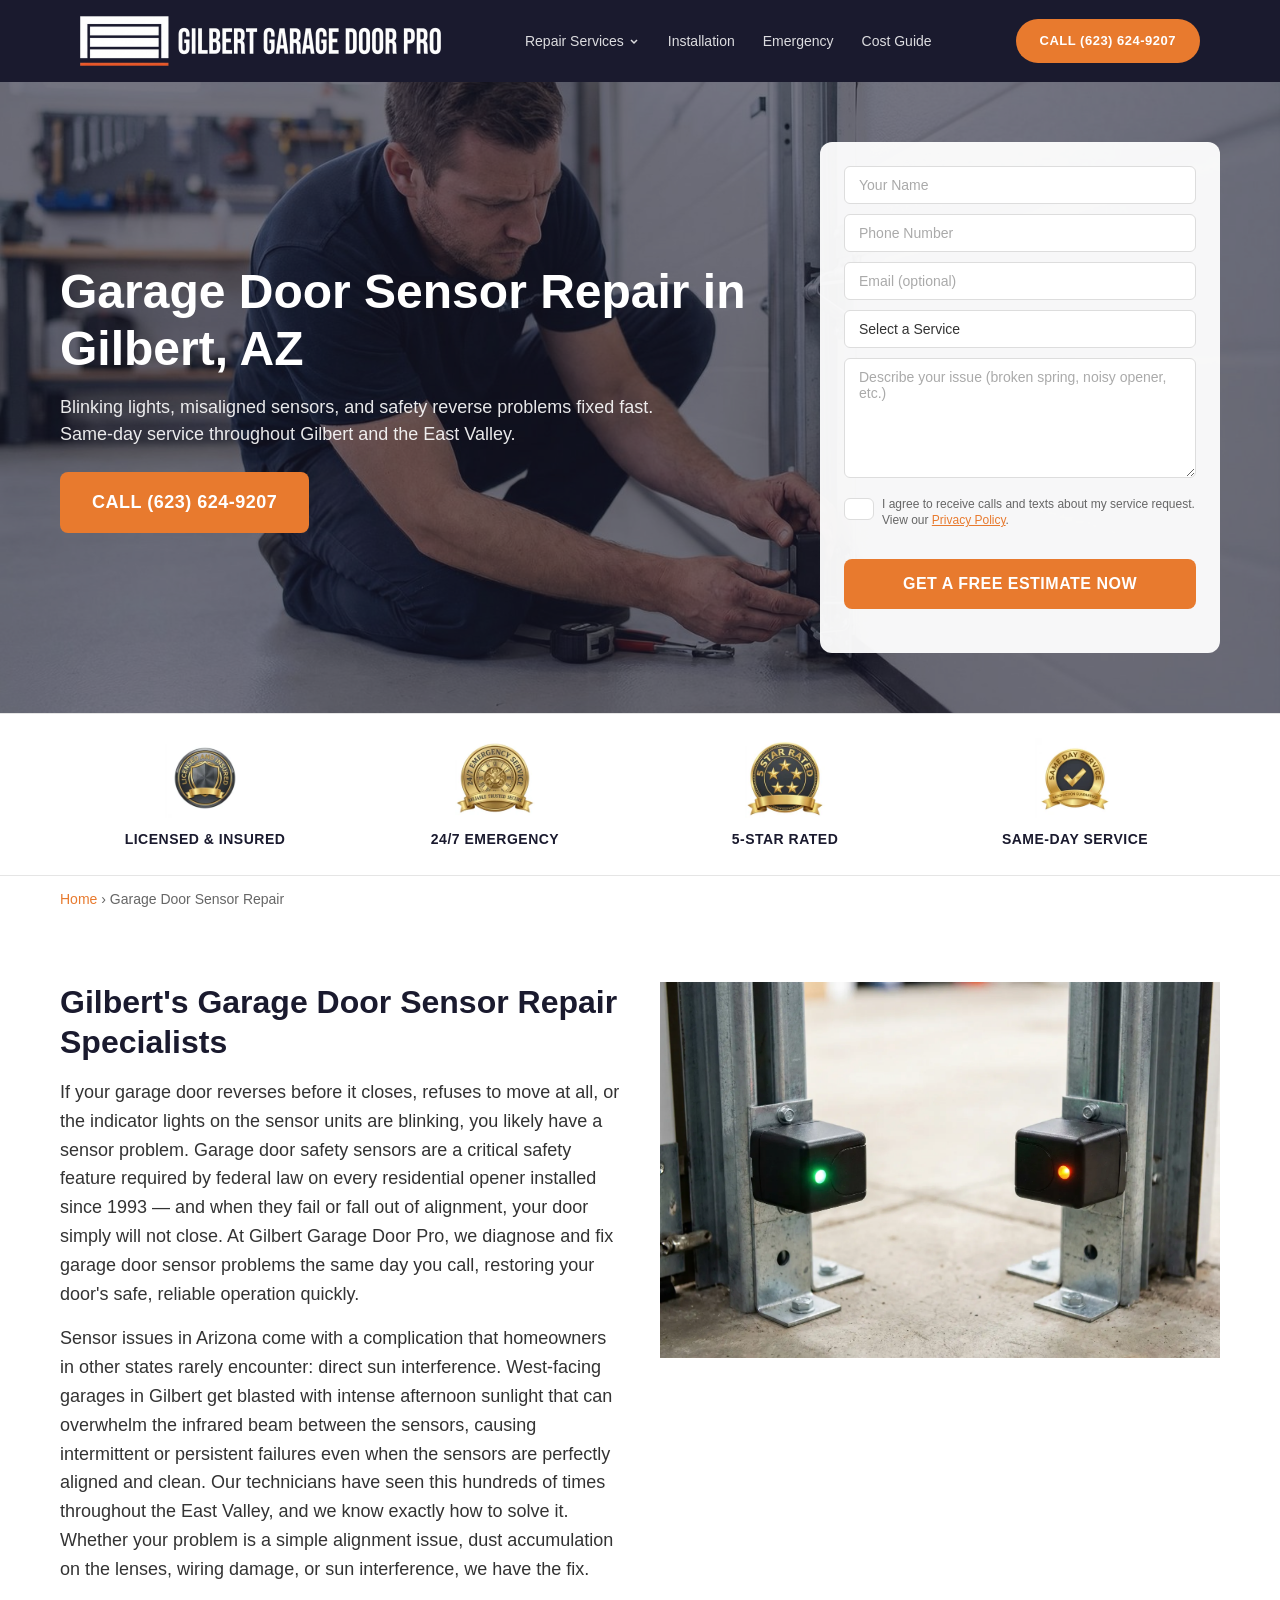
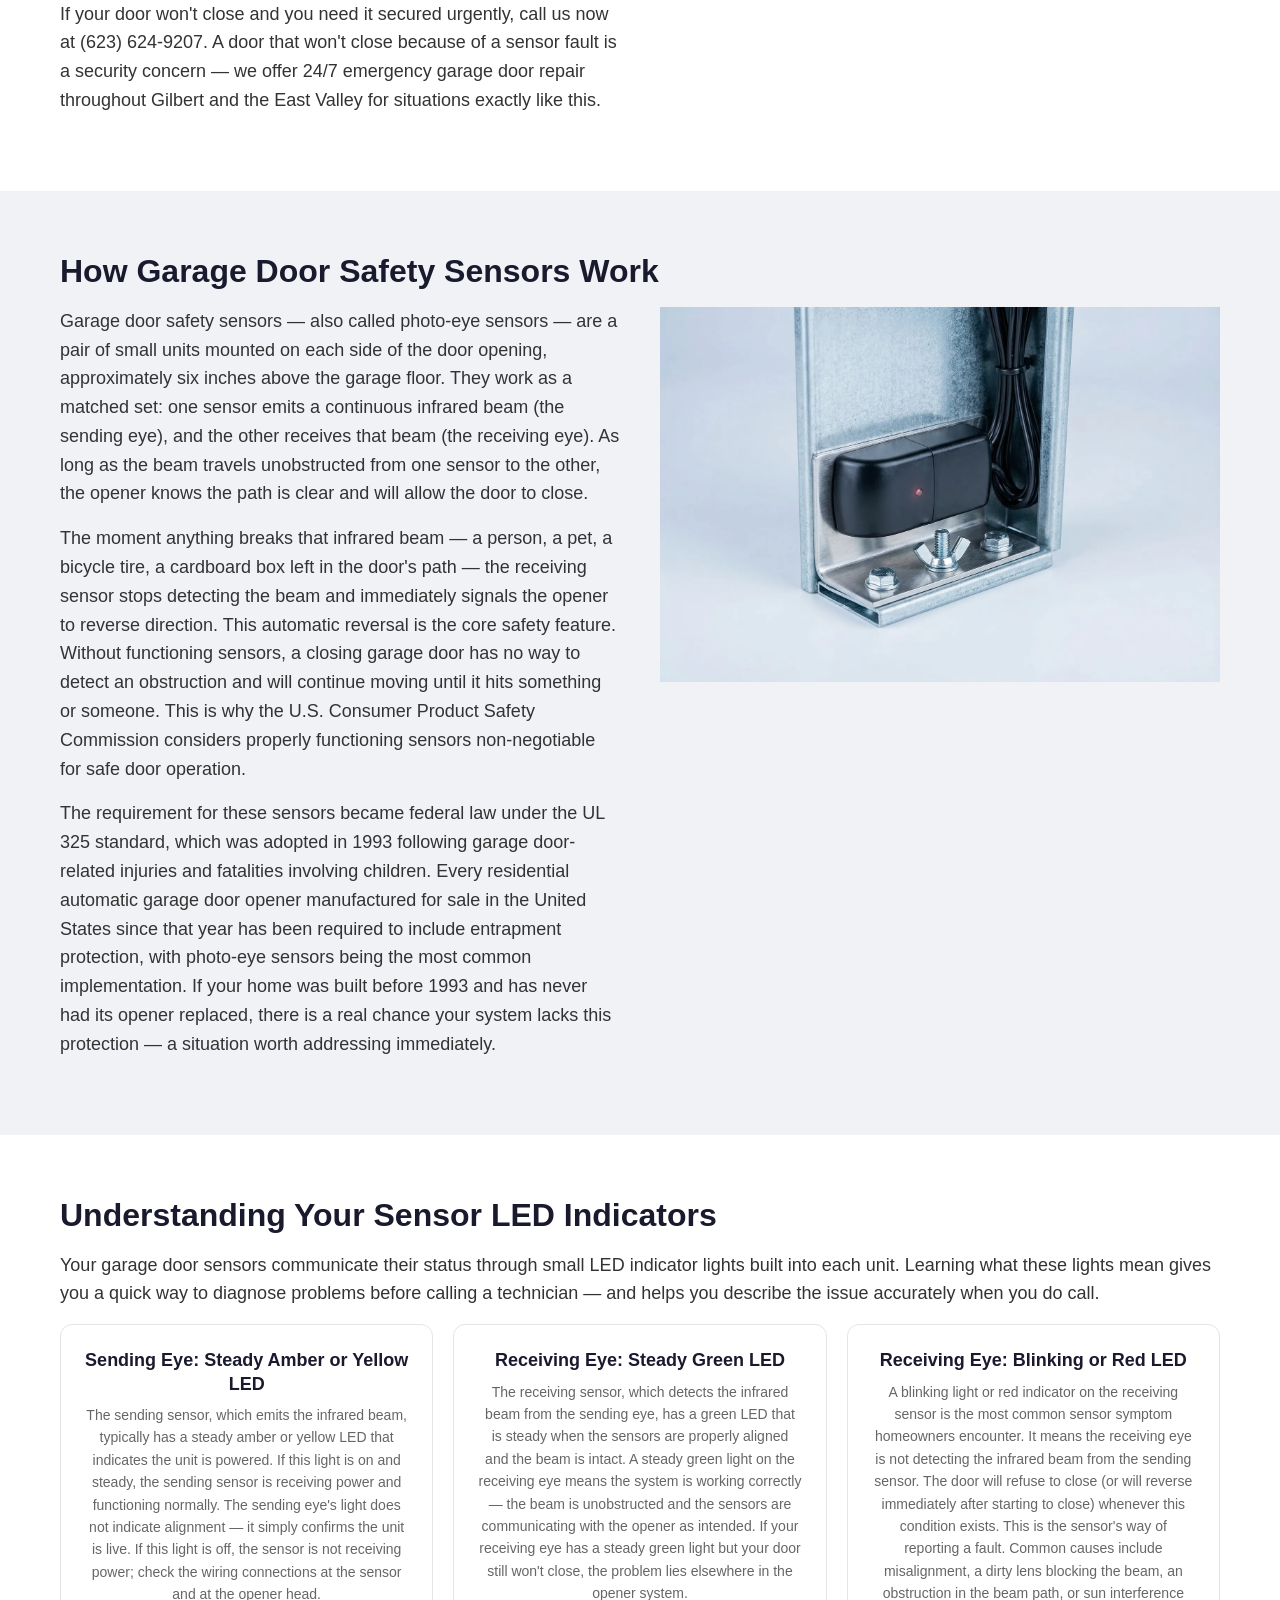
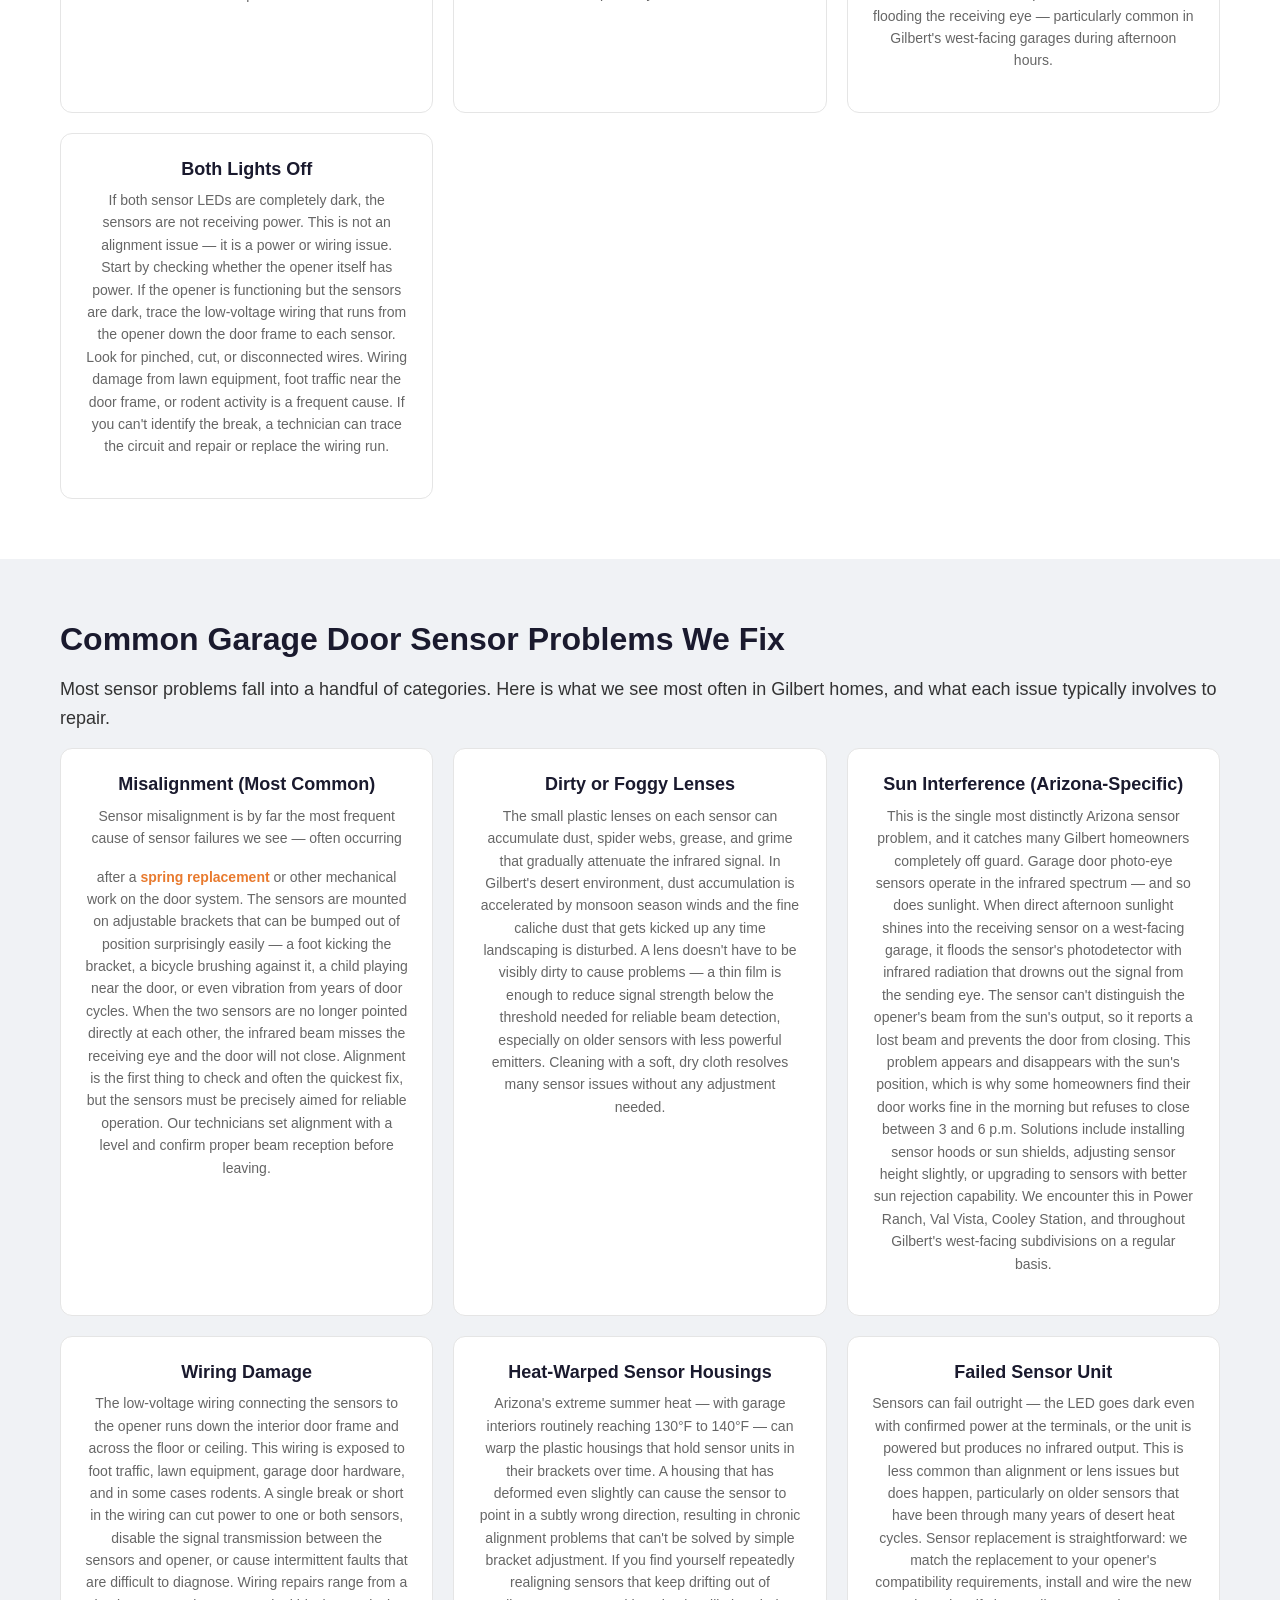
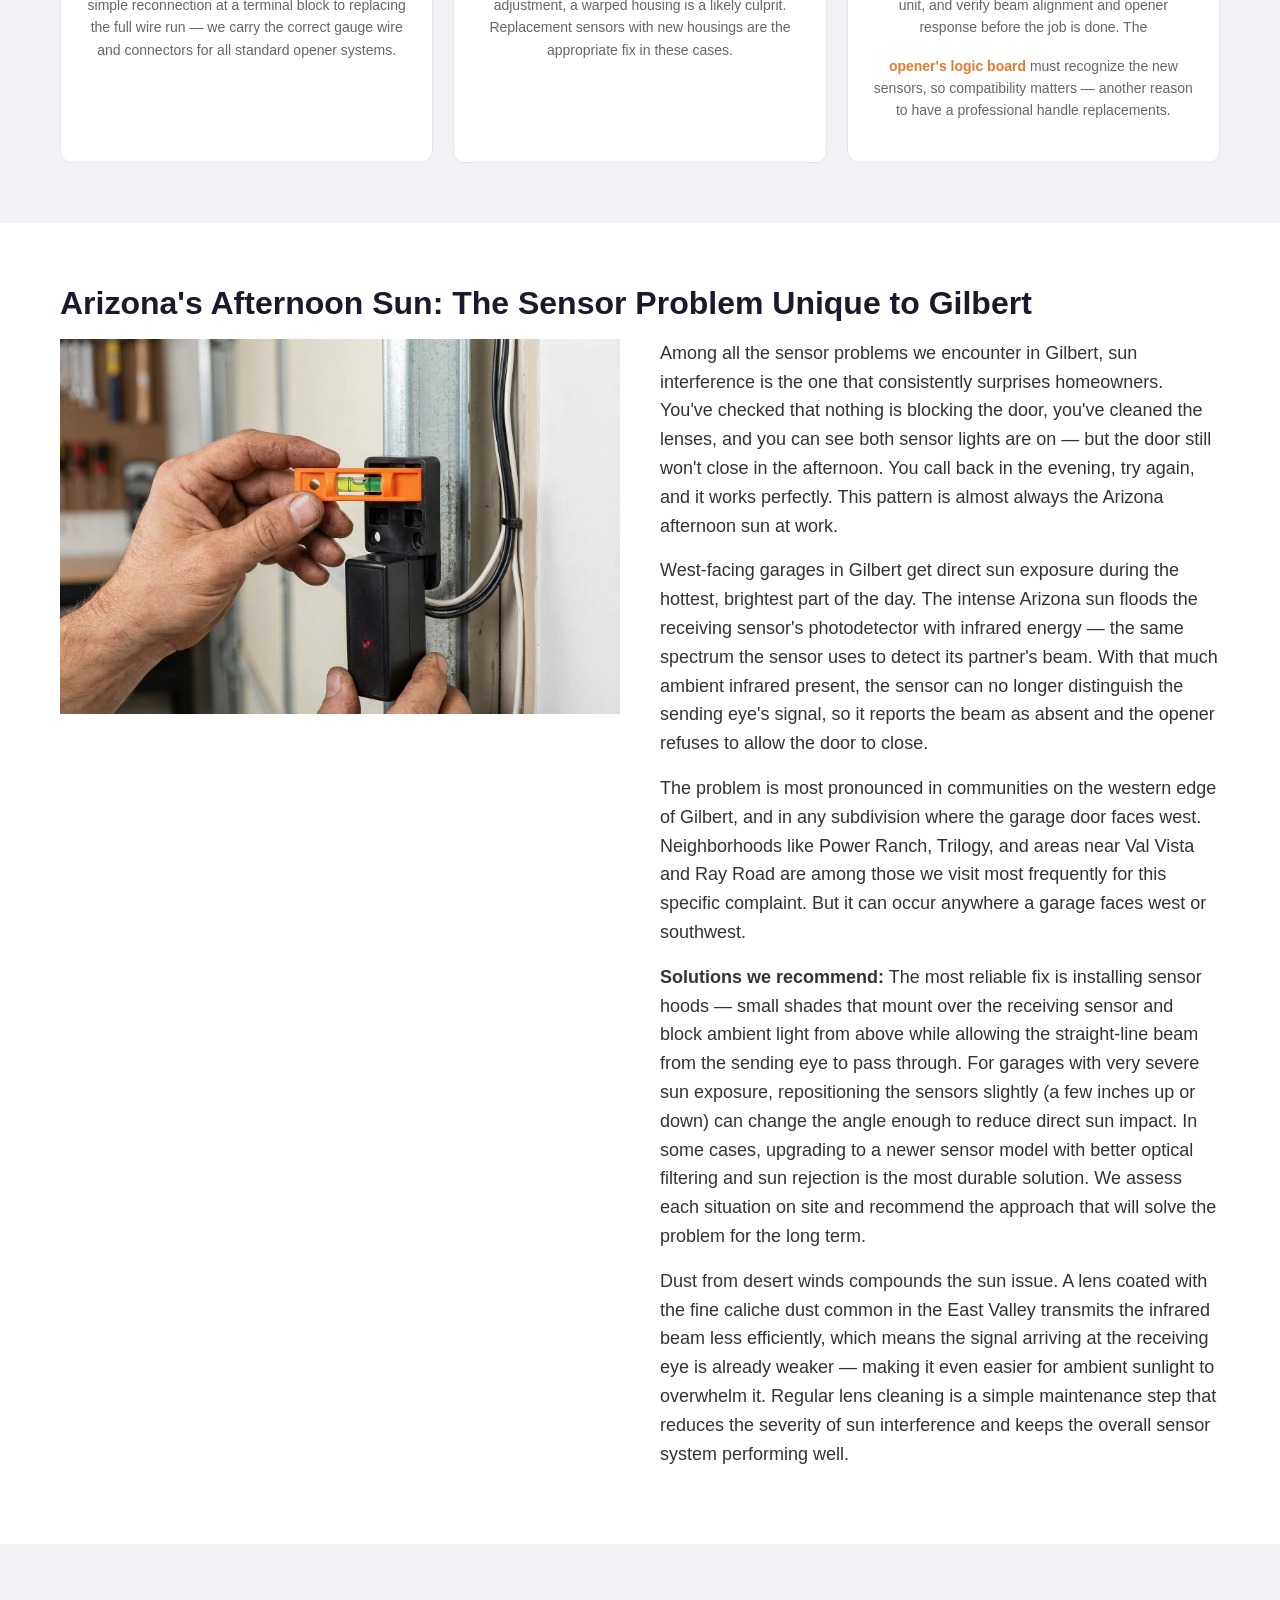
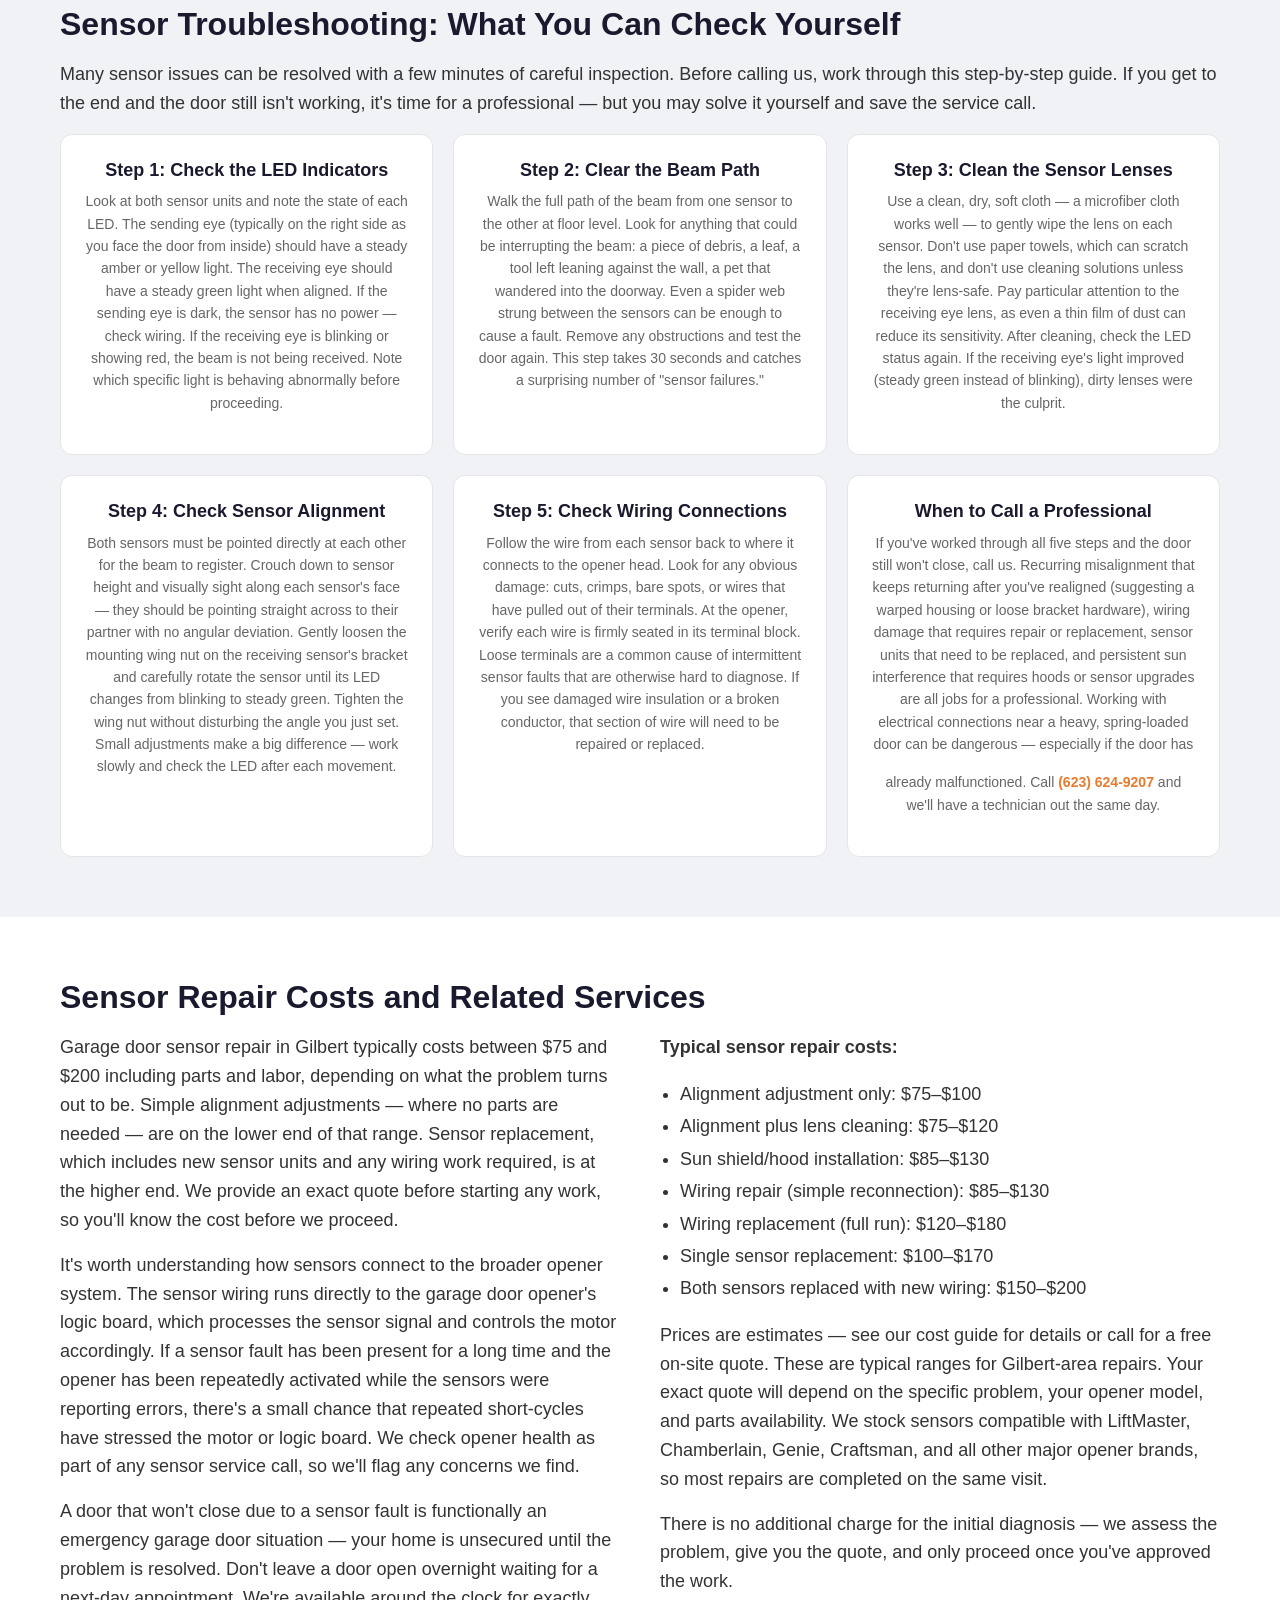
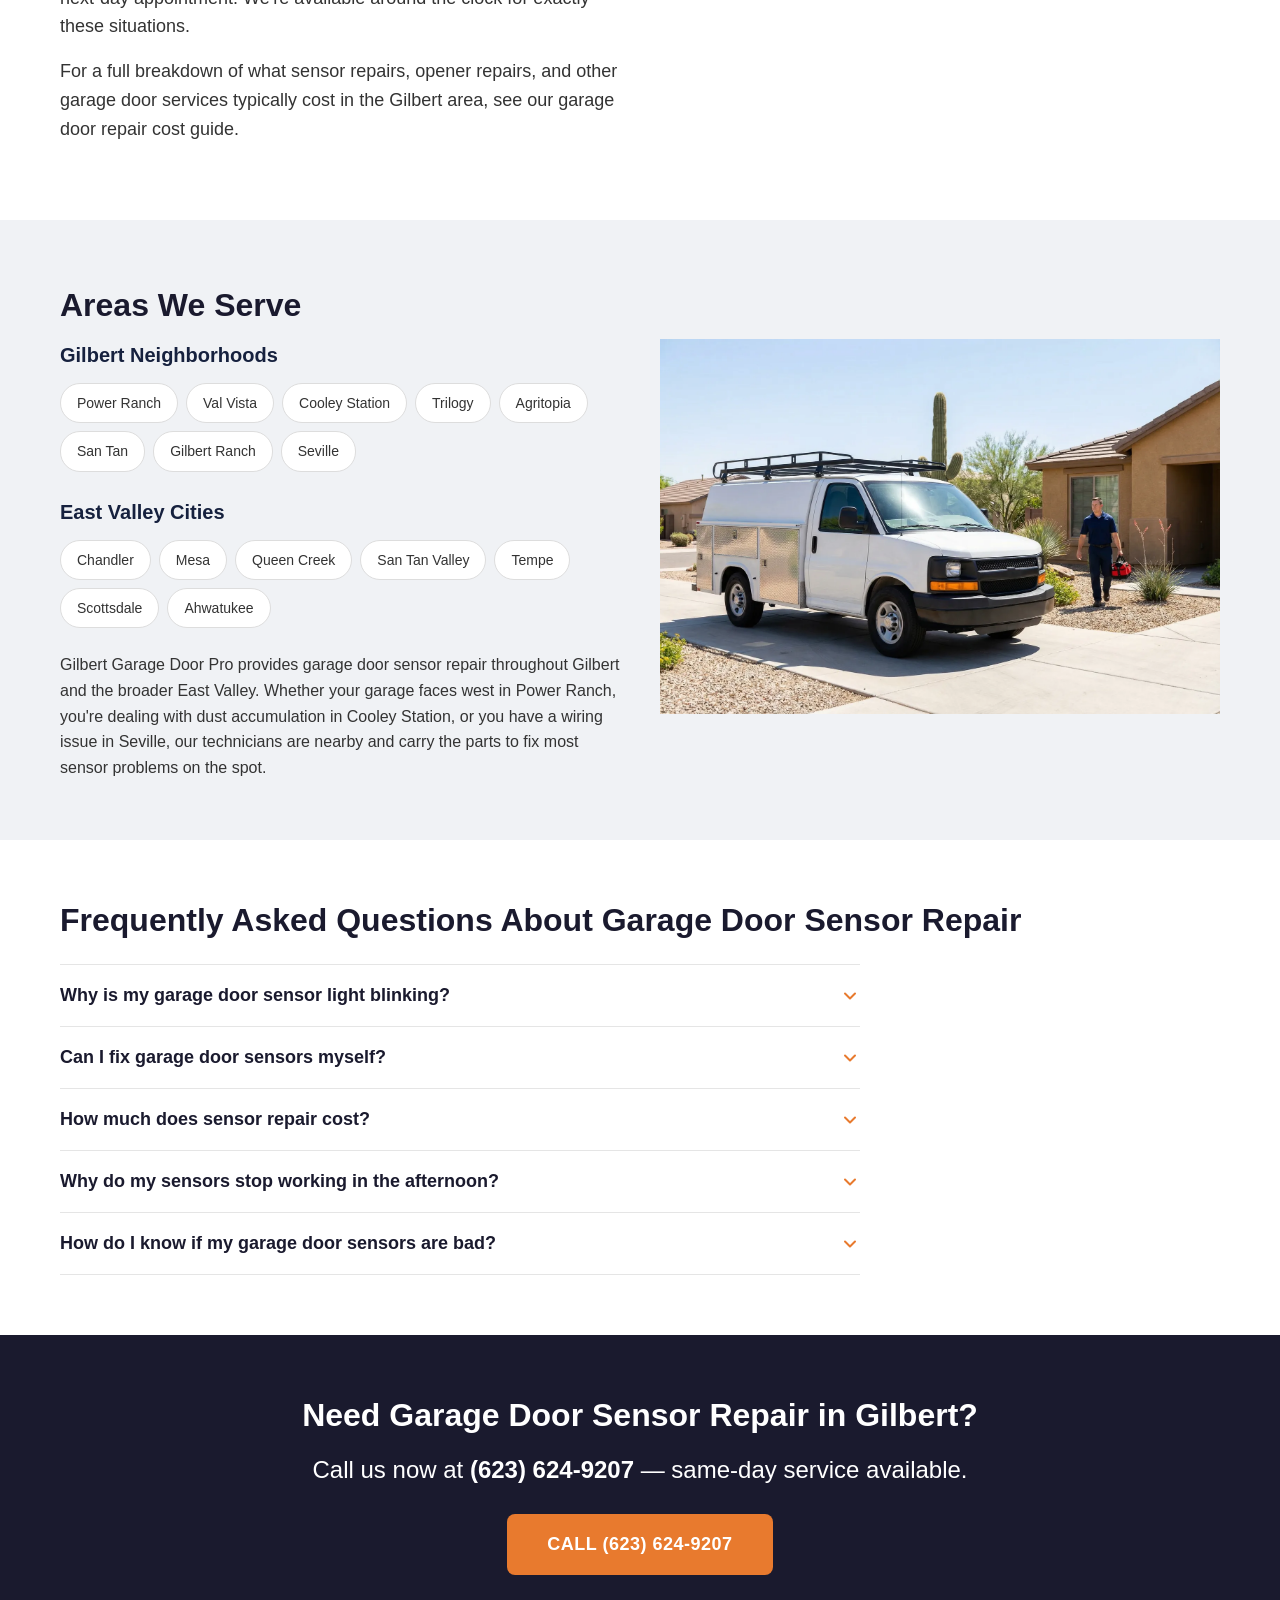
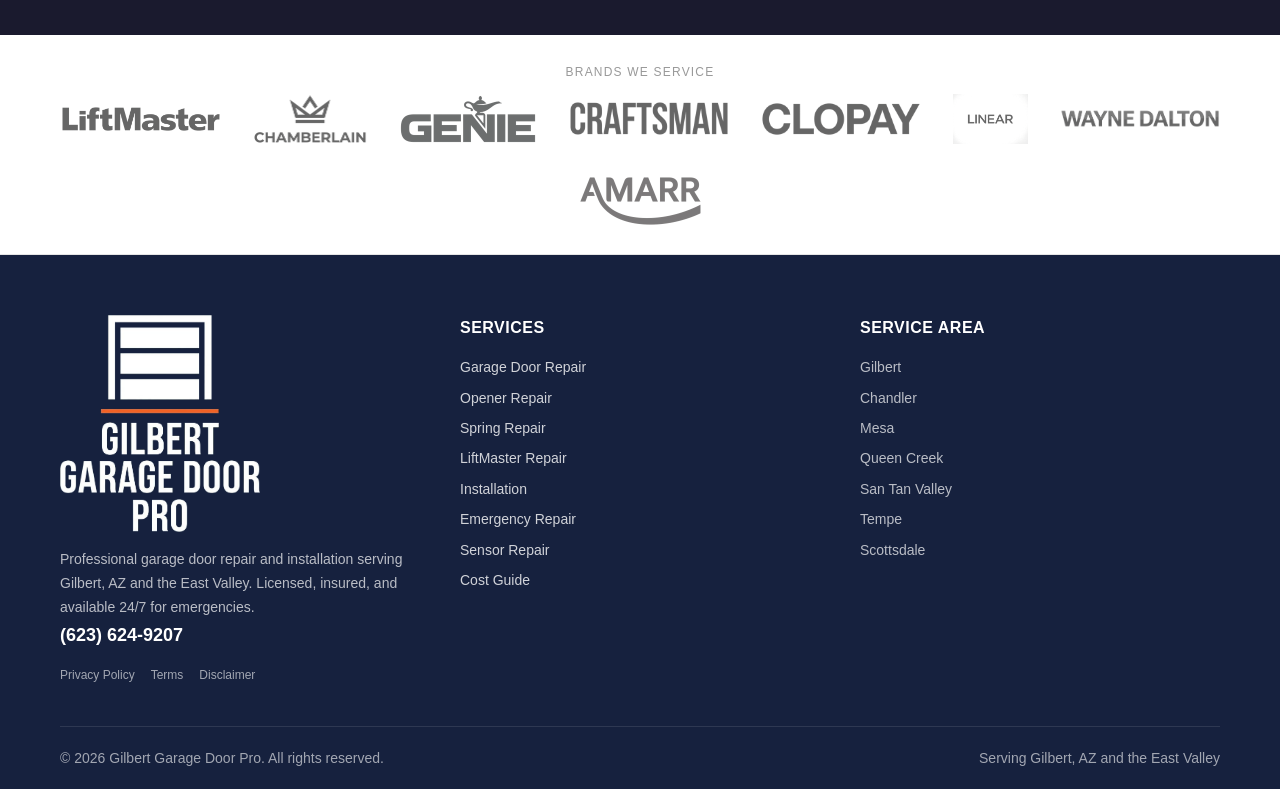
<file: garage-door-sensor-repair.html>
<!DOCTYPE html>
<html lang="en">
<head>
<!-- Google Tag Manager -->
<script>(function(w,d,s,l,i){w[l]=w[l]||[];w[l].push({'gtm.start':
new Date().getTime(),event:'gtm.js'});var f=d.getElementsByTagName(s)[0],
j=d.createElement(s),dl=l!='dataLayer'?'&l='+l:'';j.async=true;j.src=
'https://www.googletagmanager.com/gtm.js?id='+i+dl;f.parentNode.insertBefore(j,f);
})(window,document,'script','dataLayer','GTM-MW5MWK5L');</script>
<!-- End Google Tag Manager -->
<!-- Google Analytics 4 -->
<script async src="https://www.googletagmanager.com/gtag/js?id=G-VV5WH1M294"></script>
<script>
  window.dataLayer = window.dataLayer || [];
  function gtag(){dataLayer.push(arguments);}
  gtag('js', new Date());
  gtag('config', 'G-VV5WH1M294');
</script>
<!-- End Google Analytics 4 -->
  <meta charset="UTF-8">
  <meta name="viewport" content="width=device-width, initial-scale=1.0">
  <title>Garage Door Sensor Repair Gilbert AZ | Safety Sensor Fix</title>
  <meta name="description" content="Garage door sensor repair in Gilbert, AZ. Fix blinking lights, misaligned sensors, and safety reverse issues. Same-day service. Call now.">
  <link rel="canonical" href="https://gilbertgaragedoorpro.com/garage-door-sensor-repair.html">
  <meta property="og:title" content="Garage Door Sensor Repair Gilbert AZ | Safety Sensor Fix">
  <meta property="og:description" content="Garage door sensor repair in Gilbert, AZ. Fix blinking lights, misaligned sensors, and safety reverse issues. Same-day service. Call now.">
  <meta property="og:type" content="website">
  <meta property="og:url" content="https://gilbertgaragedoorpro.com/garage-door-sensor-repair.html">
  <meta property="og:image" content="https://gilbertgaragedoorpro.com/images/sensor_hero.jpg">
  <link rel="preload" as="image" href="images/sensor_hero.jpg">
  <link rel="icon" type="image/png" href="images/favicon.png">
  <link rel="apple-touch-icon" href="images/apple-touch-icon.png">
  <link rel="stylesheet" href="css/style.css">
</head>
<body>
<!-- Google Tag Manager (noscript) -->
<noscript><iframe src="https://www.googletagmanager.com/ns.html?id=GTM-MW5MWK5L"
height="0" width="0" style="display:none;visibility:hidden"></iframe></noscript>
<!-- End Google Tag Manager (noscript) -->

  <!-- Header -->
  <header class="site-header">
    <div class="container">
      <div class="header-inner">
        <a href="index.html" class="logo">
          <img src="images/logo_white.png" alt="Gilbert Garage Door Pro" width="200" height="28">
        </a>
        <nav class="nav-menu">
          <div class="nav-dropdown">
            <button class="nav-dropdown-toggle">Repair Services <svg class="dropdown-arrow" width="12" height="12" viewBox="0 0 12 12"><path d="M3 5L6 8L9 5" stroke="currentColor" stroke-width="1.5" fill="none"/></svg></button>
            <div class="nav-dropdown-menu">
              <a href="garage-door-repair.html">Door Repair</a>
              <a href="garage-door-opener-repair.html">Opener Repair</a>
              <a href="garage-door-spring-repair.html">Spring Repair</a>
              <a href="garage-door-sensor-repair.html">Sensor Repair</a>
              <a href="liftmaster-garage-door-repair.html">LiftMaster Repair</a>
            </div>
          </div>
          <a href="garage-door-installation.html">Installation</a>
          <a href="emergency-garage-door-repair.html">Emergency</a>
          <a href="garage-door-repair-cost.html">Cost Guide</a>
        </nav>

        <a href="tel:+16236249207" class="header-cta btn-primary">Call (623) 624-9207</a>
        <button class="menu-toggle" aria-expanded="false" aria-label="Menu">
          <span></span>
          <span></span>
          <span></span>
        </button>
      </div>
    </div>
  </header>

  <!-- Hero -->
  <section class="hero" style="background-image: url('images/sensor_hero.jpg');">
    <div class="hero-overlay">
      <div class="container">
        <div class="hero-split">
          <div class="hero-text">
            <h1>Garage Door Sensor Repair in Gilbert, AZ</h1>
            <p class="hero-subtitle">Blinking lights, misaligned sensors, and safety reverse problems fixed fast. Same-day service throughout Gilbert and the East Valley.</p>
            <a href="tel:+16236249207" class="btn-primary">Call (623) 624-9207</a>
          </div>
          <div class="hero-form">
            <form class="contact-form" id="hero-form" action="#" method="POST" aria-label="Request garage door service">
              <div class="form__fields">
                <input type="text" name="name" placeholder="Your Name" required autocomplete="name">
                <input type="tel" name="phone" placeholder="Phone Number" required autocomplete="tel">
                <input type="email" name="email" placeholder="Email (optional)" autocomplete="email">
                <select name="service">
                  <option value="">Select a Service</option>
                  <option value="Garage Door Repair">Garage Door Repair</option>
                  <option value="Opener Repair">Opener Repair</option>
                  <option value="Spring Repair">Spring Repair</option>
                  <option value="LiftMaster Repair">LiftMaster Repair</option>
                  <option value="Installation">Installation</option>
                  <option value="Emergency Repair">Emergency Repair</option>
                  <option value="Sensor Repair">Sensor Repair</option>
                  <option value="Other">Other</option>
                </select>
                <textarea name="issue" placeholder="Describe your issue (broken spring, noisy opener, etc.)" rows="3"></textarea>
                <div class="form__checkbox">
                  <input type="checkbox" id="hero-form-optin" name="optin" required>
                  <label for="hero-form-optin">I agree to receive calls and texts about my service request. View our <a href="privacy-policy.html">Privacy Policy</a>.</label>
                </div>
                <input type="hidden" name="page_source" value="sensor-repair">
                <input type="hidden" name="form_id" value="hero-form">
                <input type="hidden" name="site" value="gilbertgaragedoorpro.com">
                <input type="hidden" name="timestamp" value="">
                <button type="submit" class="btn-primary">Get a Free Estimate Now</button>
              </div>
              <div class="form__success" aria-live="polite"></div>
            </form>
          </div>
        </div>
      </div>
    </div>
  </section>

  <!-- Trust Bar -->
  <section class="trust-bar">
    <div class="container">
      <div class="trust-item">
        <picture>
          <source srcset="images/badges/badge_licensed.webp" type="image/webp">
          <img src="images/badges/badge_licensed.png" alt="Licensed and Insured" width="80" height="80" loading="lazy">
        </picture>
        <span class="trust-label">Licensed &amp; Insured</span>
      </div>
      <div class="trust-item">
        <picture>
          <source srcset="images/badges/badge_emergency.webp" type="image/webp">
          <img src="images/badges/badge_emergency.png" alt="24/7 Emergency Service" width="80" height="80" loading="lazy">
        </picture>
        <span class="trust-label">24/7 Emergency</span>
      </div>
      <div class="trust-item">
        <picture>
          <source srcset="images/badges/badge_rated.webp" type="image/webp">
          <img src="images/badges/badge_rated.png" alt="5 Star Rated" width="80" height="80" loading="lazy">
        </picture>
        <span class="trust-label">5-Star Rated</span>
      </div>
      <div class="trust-item">
        <picture>
          <source srcset="images/badges/badge_sameday.webp" type="image/webp">
          <img src="images/badges/badge_sameday.png" alt="Same Day Service" width="80" height="80" loading="lazy">
        </picture>
        <span class="trust-label">Same-Day Service</span>
      </div>
    </div>
  </section>

  <!-- Breadcrumb -->
  <nav aria-label="Breadcrumb" class="breadcrumb">
    <div class="container">
      <a href="/">Home</a> &rsaquo; <span>Garage Door Sensor Repair</span>
    </div>
  </nav>

  <!-- Intro Content -->
  <section class="content-section">
    <div class="container">
      <div class="content-grid">
        <div>
          <h2>Gilbert's Garage Door Sensor Repair Specialists</h2>
          <p>If your garage door reverses before it closes, refuses to move at all, or the indicator lights on the sensor units are blinking, you likely have a sensor problem. Garage door safety sensors are a critical safety feature required by federal law on every residential opener installed since 1993 — and when they fail or fall out of alignment, your door simply will not close. At Gilbert Garage Door Pro, we diagnose and fix garage door sensor problems the same day you call, restoring your door's safe, reliable operation quickly.</p>

          <p>Sensor issues in Arizona come with a complication that homeowners in other states rarely encounter: direct sun interference. West-facing garages in Gilbert get blasted with intense afternoon sunlight that can overwhelm the infrared beam between the sensors, causing intermittent or persistent failures even when the sensors are perfectly aligned and clean. Our technicians have seen this hundreds of times throughout the East Valley, and we know exactly how to solve it. Whether your problem is a simple alignment issue, dust accumulation on the lenses, wiring damage, or sun interference, we have the fix.</p>

          <p>If your door won't close and you need it secured urgently, call us now at <a href="tel:+16236249207">(623) 624-9207</a>. A door that won't close because of a sensor fault is a security concern — we offer <a href="emergency-garage-door-repair.html">24/7 emergency garage door repair</a> throughout Gilbert and the East Valley for situations exactly like this.</p>
        </div>
        <div>
          <picture>
            <source srcset="images/webp/sensor_leds.webp" type="image/webp">
            <img src="images/sensor_leds.jpg" alt="Garage door safety sensor LED indicators — amber sending eye and green receiving eye — mounted near the floor in a Gilbert, AZ garage" loading="lazy" width="600" height="400">
          </picture>
        </div>
      </div>
    </div>
  </section>

  <!-- How Sensors Work -->
  <section class="content-section alt-bg">
    <div class="container">
      <h2>How Garage Door Safety Sensors Work</h2>
      <div class="content-grid">
        <div>
          <p>Garage door safety sensors — also called photo-eye sensors — are a pair of small units mounted on each side of the door opening, approximately six inches above the garage floor. They work as a matched set: one sensor emits a continuous infrared beam (the sending eye), and the other receives that beam (the receiving eye). As long as the beam travels unobstructed from one sensor to the other, the opener knows the path is clear and will allow the door to close.</p>

          <p>The moment anything breaks that infrared beam — a person, a pet, a bicycle tire, a cardboard box left in the door's path — the receiving sensor stops detecting the beam and immediately signals the opener to reverse direction. This automatic reversal is the core safety feature. Without functioning sensors, a closing garage door has no way to detect an obstruction and will continue moving until it hits something or someone. This is why the <a href="https://www.cpsc.gov/Safety-Education/Safety-Guides/Home/Garage-Doors" target="_blank" rel="noopener">U.S. Consumer Product Safety Commission</a> considers properly functioning sensors non-negotiable for safe door operation.</p>

          <p>The requirement for these sensors became federal law under the <a href="https://www.ul.com/" target="_blank" rel="noopener">UL 325</a> standard, which was adopted in 1993 following garage door-related injuries and fatalities involving children. Every residential automatic garage door opener manufactured for sale in the United States since that year has been required to include entrapment protection, with photo-eye sensors being the most common implementation. If your home was built before 1993 and has never had its opener replaced, there is a real chance your system lacks this protection — a situation worth addressing immediately.</p>
        </div>
        <div>
          <picture>
            <source srcset="images/webp/sensor_bracket.webp" type="image/webp">
            <img src="images/sensor_bracket.jpg" alt="Garage door sensor bracket mounting hardware showing proper 6-inch height installation on the door track" loading="lazy" width="600" height="400">
          </picture>
        </div>
      </div>
    </div>
  </section>

  <!-- Sensor LED Indicators -->
  <section class="content-section">
    <div class="container">
      <h2>Understanding Your Sensor LED Indicators</h2>
      <p>Your garage door sensors communicate their status through small LED indicator lights built into each unit. Learning what these lights mean gives you a quick way to diagnose problems before calling a technician — and helps you describe the issue accurately when you do call.</p>

      <div class="services-grid">
        <div class="service-card">
          <h3>Sending Eye: Steady Amber or Yellow LED</h3>
          <p>The sending sensor, which emits the infrared beam, typically has a steady amber or yellow LED that indicates the unit is powered. If this light is on and steady, the sending sensor is receiving power and functioning normally. The sending eye's light does not indicate alignment — it simply confirms the unit is live. If this light is off, the sensor is not receiving power; check the wiring connections at the sensor and at the opener head.</p>
        </div>
        <div class="service-card">
          <h3>Receiving Eye: Steady Green LED</h3>
          <p>The receiving sensor, which detects the infrared beam from the sending eye, has a green LED that is steady when the sensors are properly aligned and the beam is intact. A steady green light on the receiving eye means the system is working correctly — the beam is unobstructed and the sensors are communicating with the opener as intended. If your receiving eye has a steady green light but your door still won't close, the problem lies elsewhere in the opener system.</p>
        </div>
        <div class="service-card">
          <h3>Receiving Eye: Blinking or Red LED</h3>
          <p>A blinking light or red indicator on the receiving sensor is the most common sensor symptom homeowners encounter. It means the receiving eye is not detecting the infrared beam from the sending sensor. The door will refuse to close (or will reverse immediately after starting to close) whenever this condition exists. This is the sensor's way of reporting a fault. Common causes include misalignment, a dirty lens blocking the beam, an obstruction in the beam path, or sun interference flooding the receiving eye — particularly common in Gilbert's west-facing garages during afternoon hours.</p>
        </div>
        <div class="service-card">
          <h3>Both Lights Off</h3>
          <p>If both sensor LEDs are completely dark, the sensors are not receiving power. This is not an alignment issue — it is a power or wiring issue. Start by checking whether the opener itself has power. If the opener is functioning but the sensors are dark, trace the low-voltage wiring that runs from the opener down the door frame to each sensor. Look for pinched, cut, or disconnected wires. Wiring damage from lawn equipment, foot traffic near the door frame, or rodent activity is a frequent cause. If you can't identify the break, a technician can trace the circuit and repair or replace the wiring run.</p>
        </div>
      </div>
    </div>
  </section>

  <!-- Common Sensor Problems -->
  <section class="content-section alt-bg">
    <div class="container">
      <h2>Common Garage Door Sensor Problems We Fix</h2>
      <p>Most sensor problems fall into a handful of categories. Here is what we see most often in Gilbert homes, and what each issue typically involves to repair.</p>

      <div class="services-grid">
        <div class="service-card">
          <h3>Misalignment (Most Common)</h3>
          <p>Sensor misalignment is by far the most frequent cause of sensor failures we see — often occurring after a <a href="garage-door-spring-repair.html">spring replacement</a> or other mechanical work on the door system. The sensors are mounted on adjustable brackets that can be bumped out of position surprisingly easily — a foot kicking the bracket, a bicycle brushing against it, a child playing near the door, or even vibration from years of door cycles. When the two sensors are no longer pointed directly at each other, the infrared beam misses the receiving eye and the door will not close. Alignment is the first thing to check and often the quickest fix, but the sensors must be precisely aimed for reliable operation. Our technicians set alignment with a level and confirm proper beam reception before leaving.</p>
        </div>
        <div class="service-card">
          <h3>Dirty or Foggy Lenses</h3>
          <p>The small plastic lenses on each sensor can accumulate dust, spider webs, grease, and grime that gradually attenuate the infrared signal. In Gilbert's desert environment, dust accumulation is accelerated by monsoon season winds and the fine caliche dust that gets kicked up any time landscaping is disturbed. A lens doesn't have to be visibly dirty to cause problems — a thin film is enough to reduce signal strength below the threshold needed for reliable beam detection, especially on older sensors with less powerful emitters. Cleaning with a soft, dry cloth resolves many sensor issues without any adjustment needed.</p>
        </div>
        <div class="service-card">
          <h3>Sun Interference (Arizona-Specific)</h3>
          <p>This is the single most distinctly Arizona sensor problem, and it catches many Gilbert homeowners completely off guard. Garage door photo-eye sensors operate in the infrared spectrum — and so does sunlight. When direct afternoon sunlight shines into the receiving sensor on a west-facing garage, it floods the sensor's photodetector with infrared radiation that drowns out the signal from the sending eye. The sensor can't distinguish the opener's beam from the sun's output, so it reports a lost beam and prevents the door from closing. This problem appears and disappears with the sun's position, which is why some homeowners find their door works fine in the morning but refuses to close between 3 and 6 p.m. Solutions include installing sensor hoods or sun shields, adjusting sensor height slightly, or upgrading to sensors with better sun rejection capability. We encounter this in Power Ranch, Val Vista, Cooley Station, and throughout Gilbert's west-facing subdivisions on a regular basis.</p>
        </div>
        <div class="service-card">
          <h3>Wiring Damage</h3>
          <p>The low-voltage wiring connecting the sensors to the opener runs down the interior door frame and across the floor or ceiling. This wiring is exposed to foot traffic, lawn equipment, garage door hardware, and in some cases rodents. A single break or short in the wiring can cut power to one or both sensors, disable the signal transmission between the sensors and opener, or cause intermittent faults that are difficult to diagnose. Wiring repairs range from a simple reconnection at a terminal block to replacing the full wire run — we carry the correct gauge wire and connectors for all standard opener systems.</p>
        </div>
        <div class="service-card">
          <h3>Heat-Warped Sensor Housings</h3>
          <p>Arizona's extreme summer heat — with garage interiors routinely reaching 130&deg;F to 140&deg;F — can warp the plastic housings that hold sensor units in their brackets over time. A housing that has deformed even slightly can cause the sensor to point in a subtly wrong direction, resulting in chronic alignment problems that can't be solved by simple bracket adjustment. If you find yourself repeatedly realigning sensors that keep drifting out of adjustment, a warped housing is a likely culprit. Replacement sensors with new housings are the appropriate fix in these cases.</p>
        </div>
        <div class="service-card">
          <h3>Failed Sensor Unit</h3>
          <p>Sensors can fail outright — the LED goes dark even with confirmed power at the terminals, or the unit is powered but produces no infrared output. This is less common than alignment or lens issues but does happen, particularly on older sensors that have been through many years of desert heat cycles. Sensor replacement is straightforward: we match the replacement to your opener's compatibility requirements, install and wire the new unit, and verify beam alignment and opener response before the job is done. The <a href="garage-door-opener-repair.html">opener's logic board</a> must recognize the new sensors, so compatibility matters — another reason to have a professional handle replacements.</p>
        </div>
      </div>
    </div>
  </section>

  <!-- Arizona / Sun Interference Deep Dive -->
  <section class="content-section">
    <div class="container">
      <h2>Arizona's Afternoon Sun: The Sensor Problem Unique to Gilbert</h2>
      <div class="content-grid">
        <div>
          <picture>
            <source srcset="images/webp/sensor_testing.webp" type="image/webp">
            <img src="images/sensor_testing.jpg" alt="Technician testing garage door sensor alignment and infrared beam reception in a Gilbert, AZ garage" loading="lazy" width="600" height="400">
          </picture>
        </div>
        <div>
          <p>Among all the sensor problems we encounter in Gilbert, sun interference is the one that consistently surprises homeowners. You've checked that nothing is blocking the door, you've cleaned the lenses, and you can see both sensor lights are on — but the door still won't close in the afternoon. You call back in the evening, try again, and it works perfectly. This pattern is almost always the Arizona afternoon sun at work.</p>

          <p>West-facing garages in Gilbert get direct sun exposure during the hottest, brightest part of the day. The intense Arizona sun floods the receiving sensor's photodetector with infrared energy — the same spectrum the sensor uses to detect its partner's beam. With that much ambient infrared present, the sensor can no longer distinguish the sending eye's signal, so it reports the beam as absent and the opener refuses to allow the door to close.</p>

          <p>The problem is most pronounced in communities on the western edge of Gilbert, and in any subdivision where the garage door faces west. Neighborhoods like Power Ranch, Trilogy, and areas near Val Vista and Ray Road are among those we visit most frequently for this specific complaint. But it can occur anywhere a garage faces west or southwest.</p>

          <p><strong>Solutions we recommend:</strong> The most reliable fix is installing sensor hoods — small shades that mount over the receiving sensor and block ambient light from above while allowing the straight-line beam from the sending eye to pass through. For garages with very severe sun exposure, repositioning the sensors slightly (a few inches up or down) can change the angle enough to reduce direct sun impact. In some cases, upgrading to a newer sensor model with better optical filtering and sun rejection is the most durable solution. We assess each situation on site and recommend the approach that will solve the problem for the long term.</p>

          <p>Dust from desert winds compounds the sun issue. A lens coated with the fine caliche dust common in the East Valley transmits the infrared beam less efficiently, which means the signal arriving at the receiving eye is already weaker — making it even easier for ambient sunlight to overwhelm it. Regular lens cleaning is a simple maintenance step that reduces the severity of sun interference and keeps the overall sensor system performing well.</p>
        </div>
      </div>
    </div>
  </section>

  <!-- DIY Troubleshooting Guide -->
  <section class="content-section alt-bg">
    <div class="container">
      <h2>Sensor Troubleshooting: What You Can Check Yourself</h2>
      <p>Many sensor issues can be resolved with a few minutes of careful inspection. Before calling us, work through this step-by-step guide. If you get to the end and the door still isn't working, it's time for a professional — but you may solve it yourself and save the service call.</p>

      <div class="services-grid">
        <div class="service-card">
          <h3>Step 1: Check the LED Indicators</h3>
          <p>Look at both sensor units and note the state of each LED. The sending eye (typically on the right side as you face the door from inside) should have a steady amber or yellow light. The receiving eye should have a steady green light when aligned. If the sending eye is dark, the sensor has no power — check wiring. If the receiving eye is blinking or showing red, the beam is not being received. Note which specific light is behaving abnormally before proceeding.</p>
        </div>
        <div class="service-card">
          <h3>Step 2: Clear the Beam Path</h3>
          <p>Walk the full path of the beam from one sensor to the other at floor level. Look for anything that could be interrupting the beam: a piece of debris, a leaf, a tool left leaning against the wall, a pet that wandered into the doorway. Even a spider web strung between the sensors can be enough to cause a fault. Remove any obstructions and test the door again. This step takes 30 seconds and catches a surprising number of "sensor failures."</p>
        </div>
        <div class="service-card">
          <h3>Step 3: Clean the Sensor Lenses</h3>
          <p>Use a clean, dry, soft cloth — a microfiber cloth works well — to gently wipe the lens on each sensor. Don't use paper towels, which can scratch the lens, and don't use cleaning solutions unless they're lens-safe. Pay particular attention to the receiving eye lens, as even a thin film of dust can reduce its sensitivity. After cleaning, check the LED status again. If the receiving eye's light improved (steady green instead of blinking), dirty lenses were the culprit.</p>
        </div>
        <div class="service-card">
          <h3>Step 4: Check Sensor Alignment</h3>
          <p>Both sensors must be pointed directly at each other for the beam to register. Crouch down to sensor height and visually sight along each sensor's face — they should be pointing straight across to their partner with no angular deviation. Gently loosen the mounting wing nut on the receiving sensor's bracket and carefully rotate the sensor until its LED changes from blinking to steady green. Tighten the wing nut without disturbing the angle you just set. Small adjustments make a big difference — work slowly and check the LED after each movement.</p>
        </div>
        <div class="service-card">
          <h3>Step 5: Check Wiring Connections</h3>
          <p>Follow the wire from each sensor back to where it connects to the opener head. Look for any obvious damage: cuts, crimps, bare spots, or wires that have pulled out of their terminals. At the opener, verify each wire is firmly seated in its terminal block. Loose terminals are a common cause of intermittent sensor faults that are otherwise hard to diagnose. If you see damaged wire insulation or a broken conductor, that section of wire will need to be repaired or replaced.</p>
        </div>
        <div class="service-card">
          <h3>When to Call a Professional</h3>
          <p>If you've worked through all five steps and the door still won't close, call us. Recurring misalignment that keeps returning after you've realigned (suggesting a warped housing or loose bracket hardware), wiring damage that requires repair or replacement, sensor units that need to be replaced, and persistent sun interference that requires hoods or sensor upgrades are all jobs for a professional. Working with electrical connections near a heavy, spring-loaded door can be dangerous — especially if the door has already malfunctioned. Call <a href="tel:+16236249207">(623) 624-9207</a> and we'll have a technician out the same day.</p>
        </div>
      </div>
    </div>
  </section>

  <!-- Cost & Related Services -->
  <section class="content-section">
    <div class="container">
      <h2>Sensor Repair Costs and Related Services</h2>
      <div class="content-grid">
        <div>
          <p>Garage door sensor repair in Gilbert typically costs between $75 and $200 including parts and labor, depending on what the problem turns out to be. Simple alignment adjustments — where no parts are needed — are on the lower end of that range. Sensor replacement, which includes new sensor units and any wiring work required, is at the higher end. We provide an exact quote before starting any work, so you'll know the cost before we proceed.</p>

          <p>It's worth understanding how sensors connect to the broader opener system. The sensor wiring runs directly to the <a href="garage-door-opener-repair.html">garage door opener's</a> logic board, which processes the sensor signal and controls the motor accordingly. If a sensor fault has been present for a long time and the opener has been repeatedly activated while the sensors were reporting errors, there's a small chance that repeated short-cycles have stressed the motor or logic board. We check opener health as part of any sensor service call, so we'll flag any concerns we find.</p>

          <p>A door that won't close due to a sensor fault is functionally an <a href="emergency-garage-door-repair.html">emergency garage door situation</a> — your home is unsecured until the problem is resolved. Don't leave a door open overnight waiting for a next-day appointment. We're available around the clock for exactly these situations.</p>

          <p>For a full breakdown of what sensor repairs, opener repairs, and other garage door services typically cost in the Gilbert area, see our <a href="garage-door-repair-cost.html">garage door repair cost guide</a>.</p>
        </div>
        <div>
          <p><strong>Typical sensor repair costs:</strong></p>
          <ul>
            <li>Alignment adjustment only: $75–$100</li>
            <li>Alignment plus lens cleaning: $75–$120</li>
            <li>Sun shield/hood installation: $85–$130</li>
            <li>Wiring repair (simple reconnection): $85–$130</li>
            <li>Wiring replacement (full run): $120–$180</li>
            <li>Single sensor replacement: $100–$170</li>
            <li>Both sensors replaced with new wiring: $150–$200</li>
          </ul>

          <p>Prices are estimates — <a href="garage-door-repair-cost.html">see our cost guide</a> for details or call for a free on-site quote. These are typical ranges for Gilbert-area repairs. Your exact quote will depend on the specific problem, your opener model, and parts availability. We stock sensors compatible with LiftMaster, Chamberlain, Genie, Craftsman, and all other major opener brands, so most repairs are completed on the same visit.</p>

          <p>There is no additional charge for the initial diagnosis — we assess the problem, give you the quote, and only proceed once you've approved the work.</p>
        </div>
      </div>
    </div>
  </section>

  <!-- Service Area -->
  <section class="service-area alt-bg">
    <div class="container">
      <h2>Areas We Serve</h2>
      <div class="content-grid">
        <div>
          <h3>Gilbert Neighborhoods</h3>
          <div class="area-tags">
            <span class="area-tag">Power Ranch</span>
            <span class="area-tag">Val Vista</span>
            <span class="area-tag">Cooley Station</span>
            <span class="area-tag">Trilogy</span>
            <span class="area-tag">Agritopia</span>
            <span class="area-tag">San Tan</span>
            <span class="area-tag">Gilbert Ranch</span>
            <span class="area-tag">Seville</span>
          </div>

          <h3>East Valley Cities</h3>
          <div class="area-tags">
            <span class="area-tag">Chandler</span>
            <span class="area-tag">Mesa</span>
            <span class="area-tag">Queen Creek</span>
            <span class="area-tag">San Tan Valley</span>
            <span class="area-tag">Tempe</span>
            <span class="area-tag">Scottsdale</span>
            <span class="area-tag">Ahwatukee</span>
          </div>

          <p>Gilbert Garage Door Pro provides garage door sensor repair throughout Gilbert and the broader East Valley. Whether your garage faces west in Power Ranch, you're dealing with dust accumulation in Cooley Station, or you have a wiring issue in Seville, our technicians are nearby and carry the parts to fix most sensor problems on the spot.</p>
        </div>
        <div>
          <picture>
            <source srcset="images/webp/home_truck.webp" type="image/webp">
            <img src="images/home_truck.jpg" alt="Gilbert Garage Door Pro service truck ready for dispatch in the East Valley" loading="lazy" width="600" height="400">
          </picture>
        </div>
      </div>
    </div>
  </section>

  <!-- FAQ Section -->
  <section class="faq-section content-section">
    <div class="container">
      <h2>Frequently Asked Questions About Garage Door Sensor Repair</h2>

      <div class="faq-item">
        <button class="faq-question">
          <span>Why is my garage door sensor light blinking?</span>
  <svg class="faq-chevron" width="20" height="20" viewBox="0 0 20 20" fill="none" xmlns="http://www.w3.org/2000/svg">
    <path d="M5 7.5L10 12.5L15 7.5" stroke="currentColor" stroke-width="2" stroke-linecap="round" stroke-linejoin="round"/>
  </svg>
        </button>
        <div class="faq-answer">
          <p>A blinking light on the receiving sensor (usually green) means the sensors are misaligned. The infrared beam isn't reaching the receiving eye. Check that nothing is blocking the beam path and that both sensors are pointed directly at each other. Clean the lenses with a soft, dry cloth and try gently adjusting the sensor angle. If the light becomes steady green, the problem is resolved. If it continues to blink after alignment attempts, call us — the sensor bracket hardware may be damaged or the sensor itself may need replacement.</p>
        </div>
      </div>

      <div class="faq-item">
        <button class="faq-question">
          <span>Can I fix garage door sensors myself?</span>
  <svg class="faq-chevron" width="20" height="20" viewBox="0 0 20 20" fill="none" xmlns="http://www.w3.org/2000/svg">
    <path d="M5 7.5L10 12.5L15 7.5" stroke="currentColor" stroke-width="2" stroke-linecap="round" stroke-linejoin="round"/>
  </svg>
        </button>
        <div class="faq-answer">
          <p>Basic alignment and lens cleaning are safe to do yourself — these are the most common sensor problems and require no special tools or electrical knowledge. However, if the sensors need replacement, have wiring issues, or the problem persists after alignment, call a professional. Working with electrical connections near a heavy, spring-loaded garage door can be dangerous, especially when the door has already been behaving unexpectedly. Our technicians can typically be on site the same day you call.</p>
        </div>
      </div>

      <div class="faq-item">
        <button class="faq-question">
          <span>How much does sensor repair cost?</span>
  <svg class="faq-chevron" width="20" height="20" viewBox="0 0 20 20" fill="none" xmlns="http://www.w3.org/2000/svg">
    <path d="M5 7.5L10 12.5L15 7.5" stroke="currentColor" stroke-width="2" stroke-linecap="round" stroke-linejoin="round"/>
  </svg>
        </button>
        <div class="faq-answer">
          <p>Garage door sensor repair typically costs $75–$200 including parts and labor. Simple alignment adjustments are on the lower end. Full sensor replacement with new wiring runs higher. We provide an exact quote before starting — there's no charge for the diagnostic assessment, and you only pay once you've approved the work. For a full pricing breakdown, see our <a href="garage-door-repair-cost.html">garage door repair cost guide</a>.</p>
        </div>
      </div>

      <div class="faq-item">
        <button class="faq-question">
          <span>Why do my sensors stop working in the afternoon?</span>
  <svg class="faq-chevron" width="20" height="20" viewBox="0 0 20 20" fill="none" xmlns="http://www.w3.org/2000/svg">
    <path d="M5 7.5L10 12.5L15 7.5" stroke="currentColor" stroke-width="2" stroke-linecap="round" stroke-linejoin="round"/>
  </svg>
        </button>
        <div class="faq-answer">
          <p>This is extremely common in Arizona. West-facing garages in Gilbert get direct afternoon sunlight that overwhelms the infrared beam between the sensors. The receiving sensor's photodetector is flooded with ambient infrared from the sun and can no longer distinguish the sending sensor's beam. The door will work fine in the morning and evening but refuse to close during peak sun hours — typically between 2 and 6 p.m. in the summer. Solutions include sensor hoods or shields, repositioning sensors slightly to reduce direct sun exposure, or upgrading to sun-resistant sensor models. Our technicians can assess your garage orientation and recommend the best fix.</p>
        </div>
      </div>

      <div class="faq-item">
        <button class="faq-question">
          <span>How do I know if my garage door sensors are bad?</span>
  <svg class="faq-chevron" width="20" height="20" viewBox="0 0 20 20" fill="none" xmlns="http://www.w3.org/2000/svg">
    <path d="M5 7.5L10 12.5L15 7.5" stroke="currentColor" stroke-width="2" stroke-linecap="round" stroke-linejoin="round"/>
  </svg>
        </button>
        <div class="faq-answer">
          <p>If the sending sensor's LED is completely off with no light at all, the sensor has likely failed and needs replacement (assuming you've confirmed it has power). If the receiving sensor continues to blink even after thorough cleaning and careful realignment, the sensor itself may be faulty. Also, if your door reverses immediately after starting to close — even with no obstruction present and good LED status — the sensors may need adjustment or replacement. When in doubt, a quick call to us can usually help you narrow down the problem before scheduling a visit.</p>
        </div>
      </div>
    </div>
  </section>

  <!-- CTA Band -->
  <section class="cta-band">
    <div class="container">
      <h2>Need Garage Door Sensor Repair in Gilbert?</h2>
      <p>Call us now at <a href="tel:+16236249207">(623) 624-9207</a> &mdash; same-day service available.</p>
      <a href="tel:+16236249207" class="btn-primary">Call (623) 624-9207</a>
    </div>
  </section>

  <!-- Brands Bar -->
  <section class="brands-bar">
    <div class="container">
      <p class="brands-label">Brands We Service</p>
      <div class="brands-logos">
        <a href="https://www.liftmaster.com/" target="_blank" rel="noopener" title="LiftMaster">
          <img src="images/brands/liftmaster.png" alt="LiftMaster" width="120" height="40" loading="lazy">
        </a>
        <a href="https://www.chamberlain.com/" target="_blank" rel="noopener" title="Chamberlain">
          <img src="images/brands/chamberlain.png" alt="Chamberlain" width="120" height="40" loading="lazy">
        </a>
        <a href="https://www.geniecompany.com/" target="_blank" rel="noopener" title="Genie">
          <img src="images/brands/genie.png" alt="Genie" width="120" height="40" loading="lazy">
        </a>
        <a href="https://www.craftsman.com/" target="_blank" rel="noopener" title="Craftsman">
          <img src="images/brands/craftsman.png" alt="Craftsman" width="120" height="40" loading="lazy">
        </a>
        <a href="https://www.clopaydoor.com/" target="_blank" rel="noopener" title="Clopay">
          <img src="images/brands/clopay.png" alt="Clopay" width="120" height="40" loading="lazy">
        </a>
        <a href="https://www.linearproaccess.com/" target="_blank" rel="noopener" title="Linear">
          <img src="images/brands/linear.png" alt="Linear" width="120" height="40" loading="lazy">
        </a>
        <a href="https://www.wayne-dalton.com/" target="_blank" rel="noopener" title="Wayne Dalton">
          <img src="images/brands/wayne-dalton.png" alt="Wayne Dalton" width="120" height="40" loading="lazy">
        </a>
        <a href="https://www.amarr.com/" target="_blank" rel="noopener" title="Amarr">
          <img src="images/brands/amarr.png" alt="Amarr" width="120" height="40" loading="lazy">
        </a>
      </div>
    </div>
  </section>

  <!-- Footer -->
  <footer class="site-footer">
    <div class="container">
      <div class="footer-grid">
        <div class="footer-col">
          <a href="/"><img src="images/logo_stacked_white.png" alt="Gilbert Garage Door Pro" width="200" height="200" loading="lazy" style="margin-bottom: 16px;"></a>
          <p>Professional garage door repair and installation serving Gilbert, AZ and the East Valley. Licensed, insured, and available 24/7 for emergencies.</p>
          <p><a href="tel:+16236249207">(623) 624-9207</a></p>
          <div class="footer-legal">
            <a href="privacy-policy.html">Privacy Policy</a>
            <a href="terms.html">Terms</a>
            <a href="disclaimer.html">Disclaimer</a>
          </div>
        </div>
        <div class="footer-col">
          <h3>Services</h3>
          <ul>
            <li><a href="garage-door-repair.html">Garage Door Repair</a></li>
            <li><a href="garage-door-opener-repair.html">Opener Repair</a></li>
            <li><a href="garage-door-spring-repair.html">Spring Repair</a></li>
            <li><a href="liftmaster-garage-door-repair.html">LiftMaster Repair</a></li>
            <li><a href="garage-door-installation.html">Installation</a></li>
            <li><a href="emergency-garage-door-repair.html">Emergency Repair</a></li>
            <li><a href="garage-door-sensor-repair.html">Sensor Repair</a></li>
            <li><a href="garage-door-repair-cost.html">Cost Guide</a></li>
          </ul>
        </div>
        <div class="footer-col">
          <h3>Service Area</h3>
          <ul>
            <li>Gilbert</li>
            <li>Chandler</li>
            <li>Mesa</li>
            <li>Queen Creek</li>
            <li>San Tan Valley</li>
            <li>Tempe</li>
            <li>Scottsdale</li>
          </ul>
        </div>
      </div>
      <div class="footer-bottom">
        <p>&copy; 2026 Gilbert Garage Door Pro. All rights reserved.</p>
        <p>Serving Gilbert, AZ and the East Valley</p>
      </div>
    </div>
  </footer>

  <!-- Mobile Fixed CTA -->
  <div class="mobile-cta">
    <a href="tel:+16236249207">Call Now &mdash; (623) 624-9207</a>
  </div>

  <!-- Schema: Service -->
  <script type="application/ld+json">
  {
    "@context": "https://schema.org",
    "@type": "Service",
    "name": "Garage Door Sensor Repair",
    "serviceType": "Garage Door Sensor Repair",
    "provider": {
      "@type": "LocalBusiness",
      "name": "Gilbert Garage Door Pro",
      "url": "https://gilbertgaragedoorpro.com",
      "telephone": "(623) 624-9207",
      "priceRange": "$$",
      "areaServed": [
        {"@type": "City", "name": "Gilbert", "sameAs": "https://en.wikipedia.org/wiki/Gilbert,_Arizona"},
        {"@type": "City", "name": "Chandler"},
        {"@type": "City", "name": "Mesa"},
        {"@type": "City", "name": "Queen Creek"},
        {"@type": "City", "name": "San Tan Valley"},
        {"@type": "City", "name": "Tempe"}
      ],
      "openingHoursSpecification": {
        "@type": "OpeningHoursSpecification",
        "dayOfWeek": ["Monday","Tuesday","Wednesday","Thursday","Friday","Saturday","Sunday"],
        "opens": "00:00",
        "closes": "23:59"
      }
    },
    "description": "Professional garage door safety sensor repair in Gilbert, AZ. We fix misaligned sensors, blinking lights, sun interference, wiring damage, and sensor failures. All opener brands serviced. Same-day availability.",
    "areaServed": {"@type": "City", "name": "Gilbert", "sameAs": "https://en.wikipedia.org/wiki/Gilbert,_Arizona"},
    "offers": {
      "@type": "Offer",
      "priceRange": "$75-$200",
      "priceCurrency": "USD"
    }
  }
  </script>

  <!-- Schema: FAQPage -->
  <script type="application/ld+json">
  {
    "@context": "https://schema.org",
    "@type": "FAQPage",
    "mainEntity": [
      {
        "@type": "Question",
        "name": "Why is my garage door sensor light blinking?",
        "acceptedAnswer": {
          "@type": "Answer",
          "text": "A blinking light on the receiving sensor (usually green) means the sensors are misaligned. The infrared beam isn't reaching the receiving eye. Check that nothing is blocking the beam path and that both sensors are pointed directly at each other. Clean the lenses and try gently adjusting the sensor angle."
        }
      },
      {
        "@type": "Question",
        "name": "Can I fix garage door sensors myself?",
        "acceptedAnswer": {
          "@type": "Answer",
          "text": "Basic alignment and lens cleaning are safe to do yourself. However, if the sensors need replacement, have wiring issues, or the problem persists after alignment, call a professional. Working with electrical connections near a heavy garage door can be dangerous."
        }
      },
      {
        "@type": "Question",
        "name": "How much does sensor repair cost?",
        "acceptedAnswer": {
          "@type": "Answer",
          "text": "Garage door sensor repair typically costs $75–$200 including parts and labor. Simple alignment adjustments are on the lower end. Full sensor replacement with new wiring runs higher. We provide an exact quote before starting."
        }
      },
      {
        "@type": "Question",
        "name": "Why do my sensors stop working in the afternoon?",
        "acceptedAnswer": {
          "@type": "Answer",
          "text": "This is extremely common in Arizona. West-facing garages in Gilbert get direct afternoon sunlight that overwhelms the infrared beam between the sensors. Solutions include sensor hoods/shields, repositioning sensors slightly, or upgrading to sun-resistant sensor models. Our technicians can recommend the best fix for your garage orientation."
        }
      },
      {
        "@type": "Question",
        "name": "How do I know if my garage door sensors are bad?",
        "acceptedAnswer": {
          "@type": "Answer",
          "text": "If the sending sensor's LED is completely off (no light at all), the sensor has likely failed and needs replacement. If the receiving sensor blinks even after cleaning and realigning, the sensor may be faulty. Also, if your door reverses immediately after hitting the floor, the sensors may need adjustment or replacement."
        }
      }
    ]
  }
  </script>

  <!-- Schema: BreadcrumbList -->
  <script type="application/ld+json">
  {
    "@context": "https://schema.org",
    "@type": "BreadcrumbList",
    "itemListElement": [
      {
        "@type": "ListItem",
        "position": 1,
        "name": "Home",
        "item": "https://gilbertgaragedoorpro.com/"
      },
      {
        "@type": "ListItem",
        "position": 2,
        "name": "Garage Door Sensor Repair",
        "item": "https://gilbertgaragedoorpro.com/garage-door-sensor-repair.html"
      }
    ]
  }
  </script>

  <script src="js/main.js" defer></script>
</body>
</html>
</file>
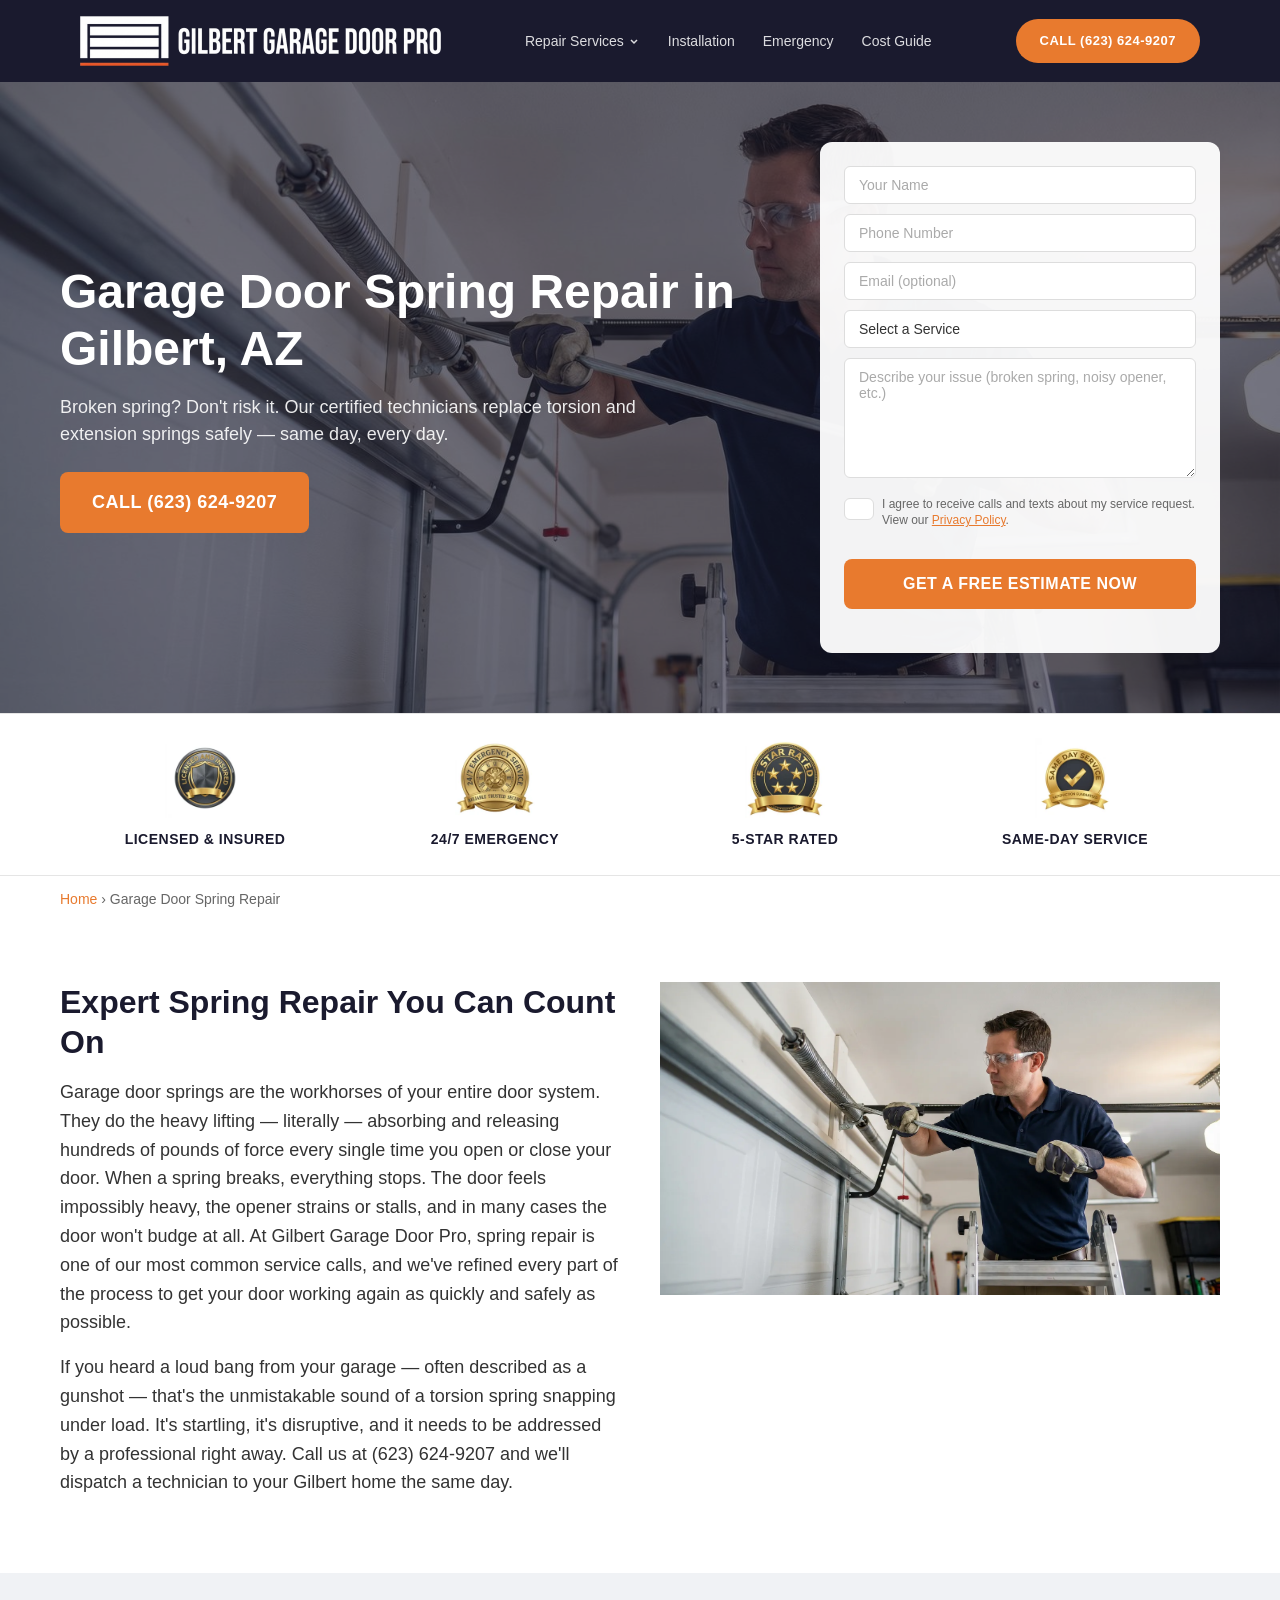
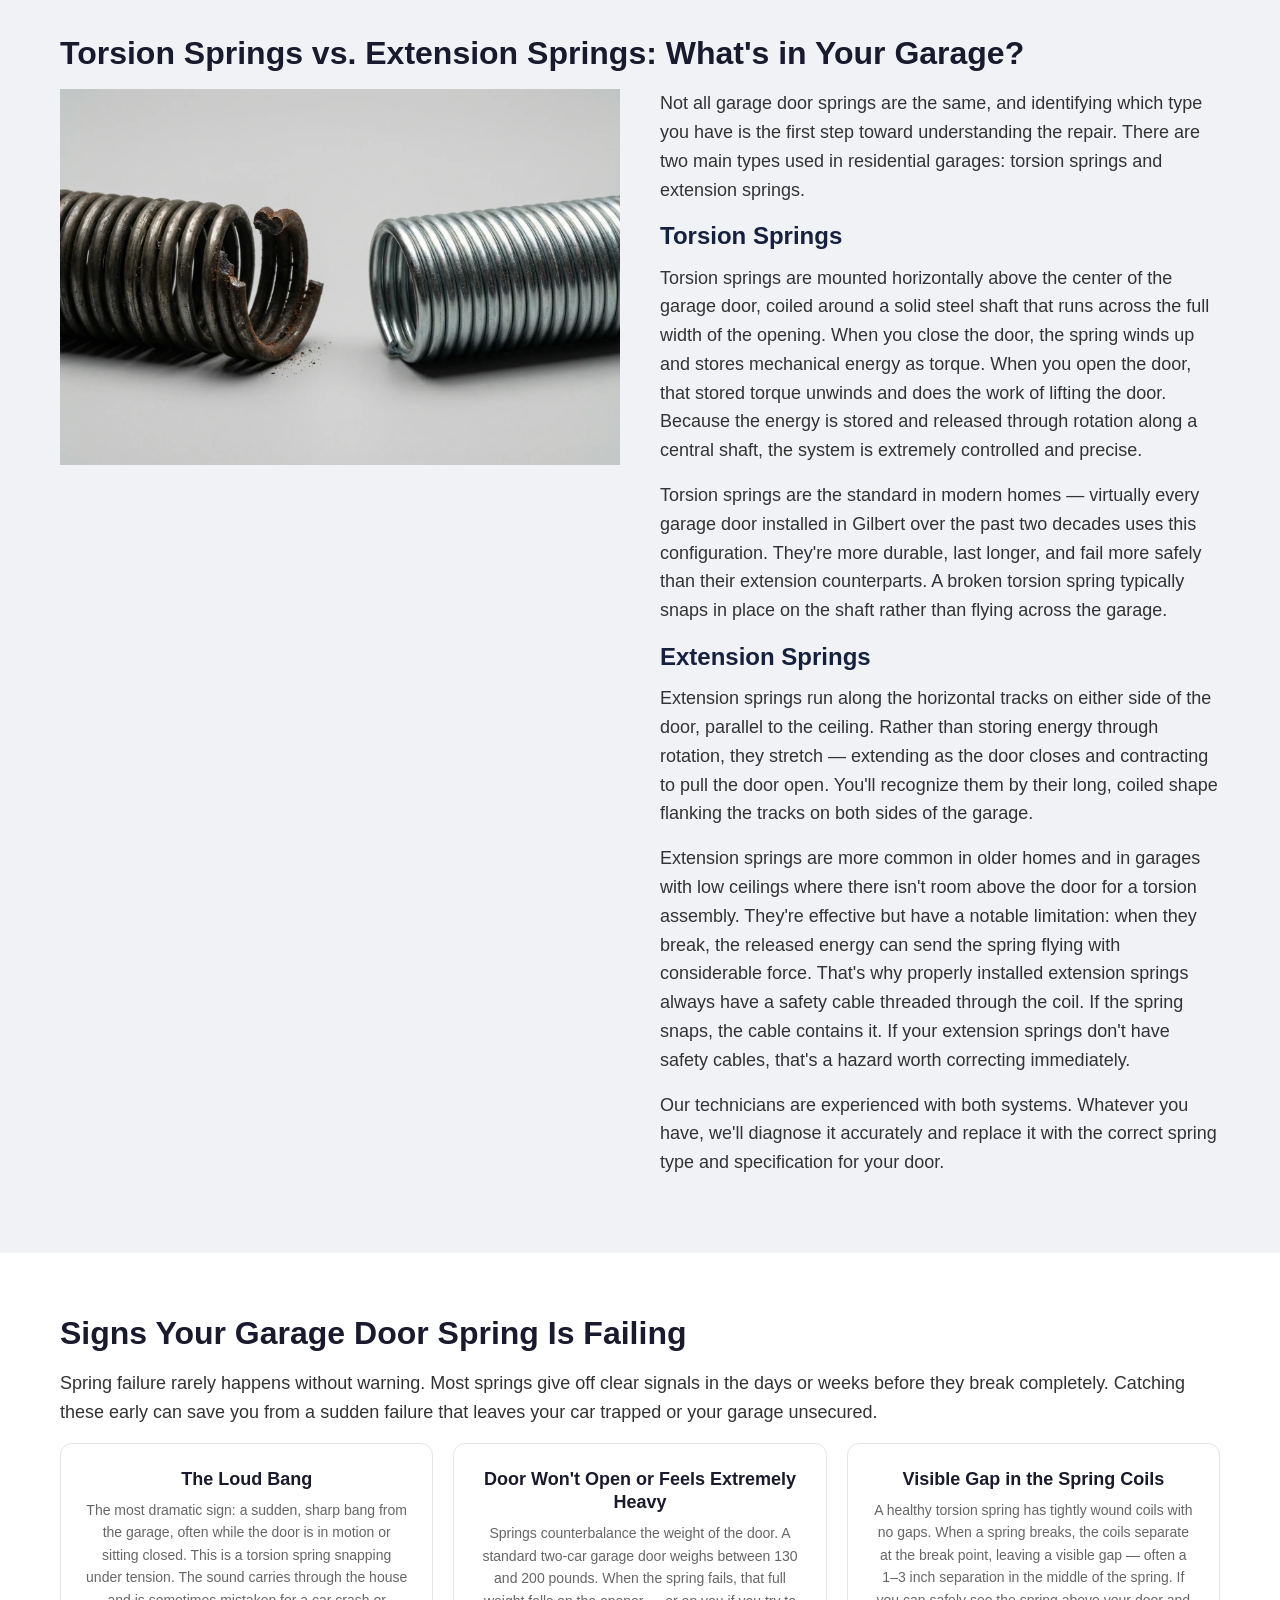
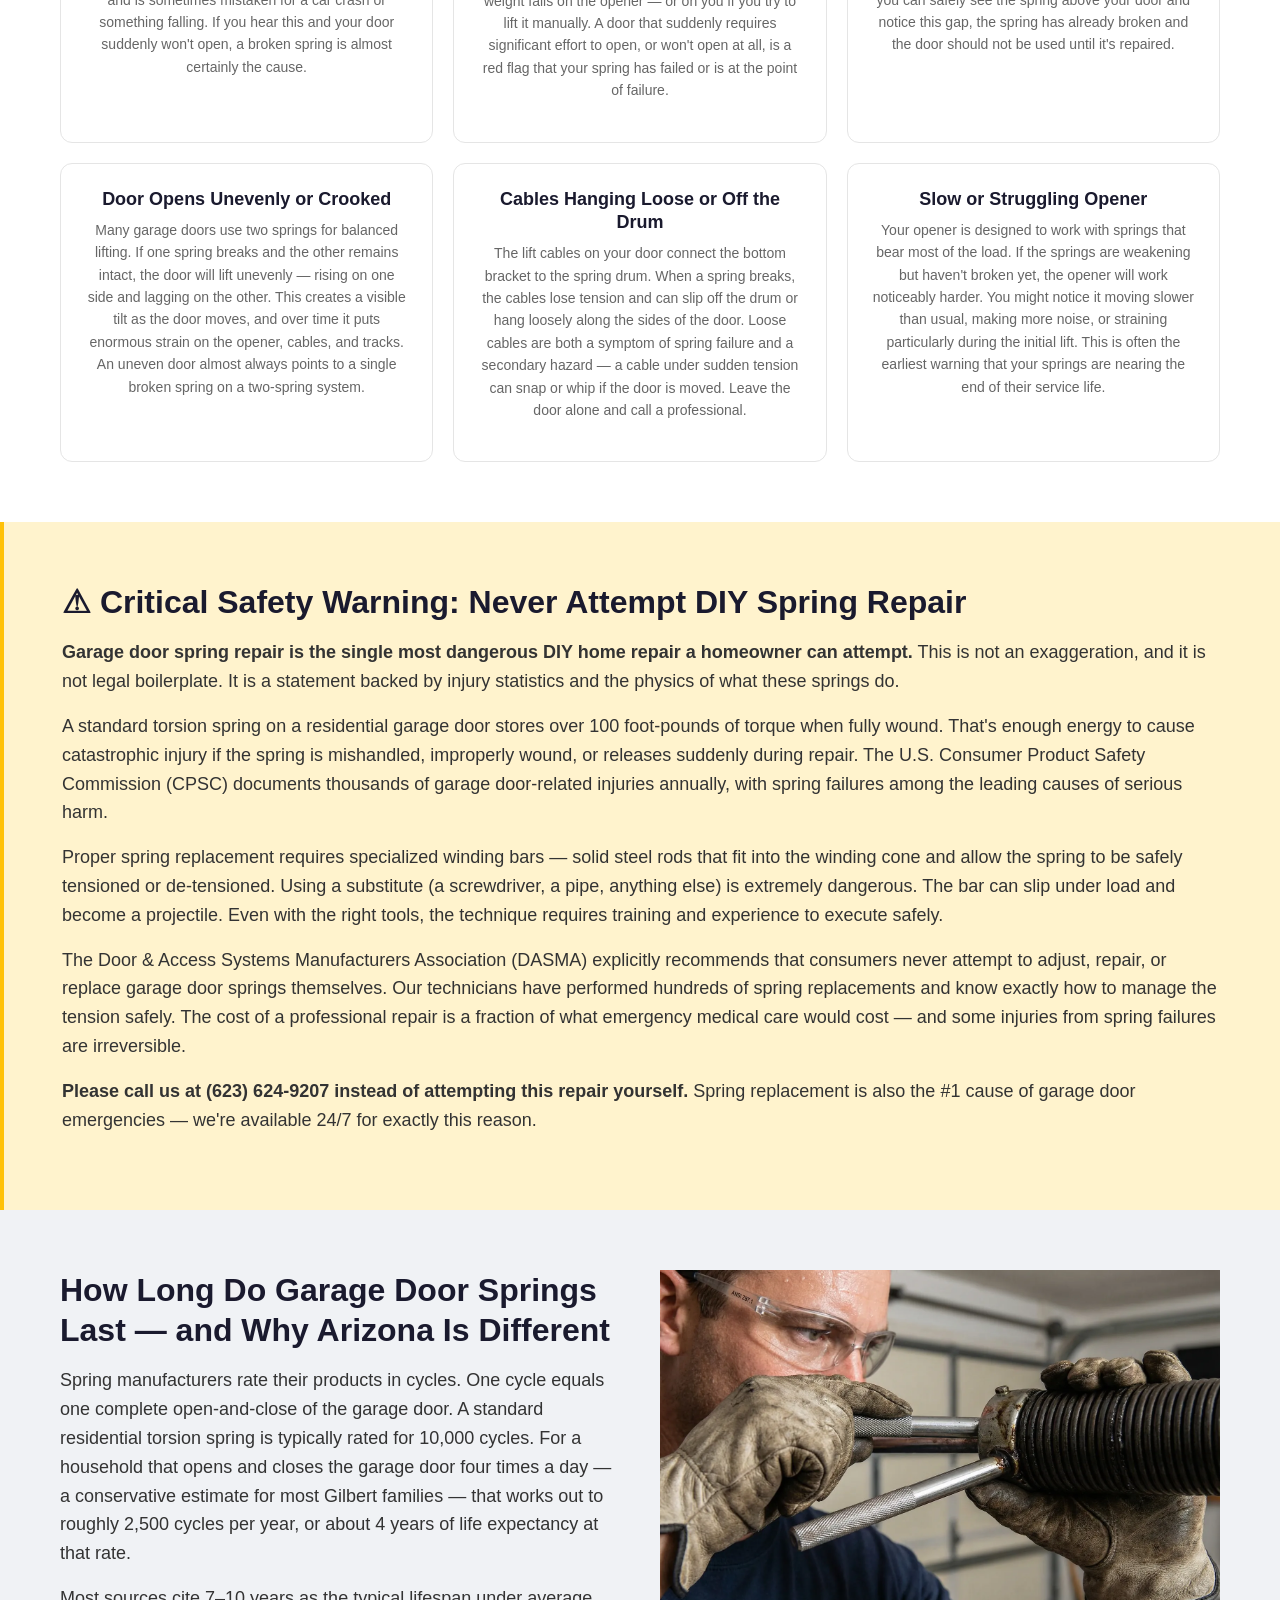
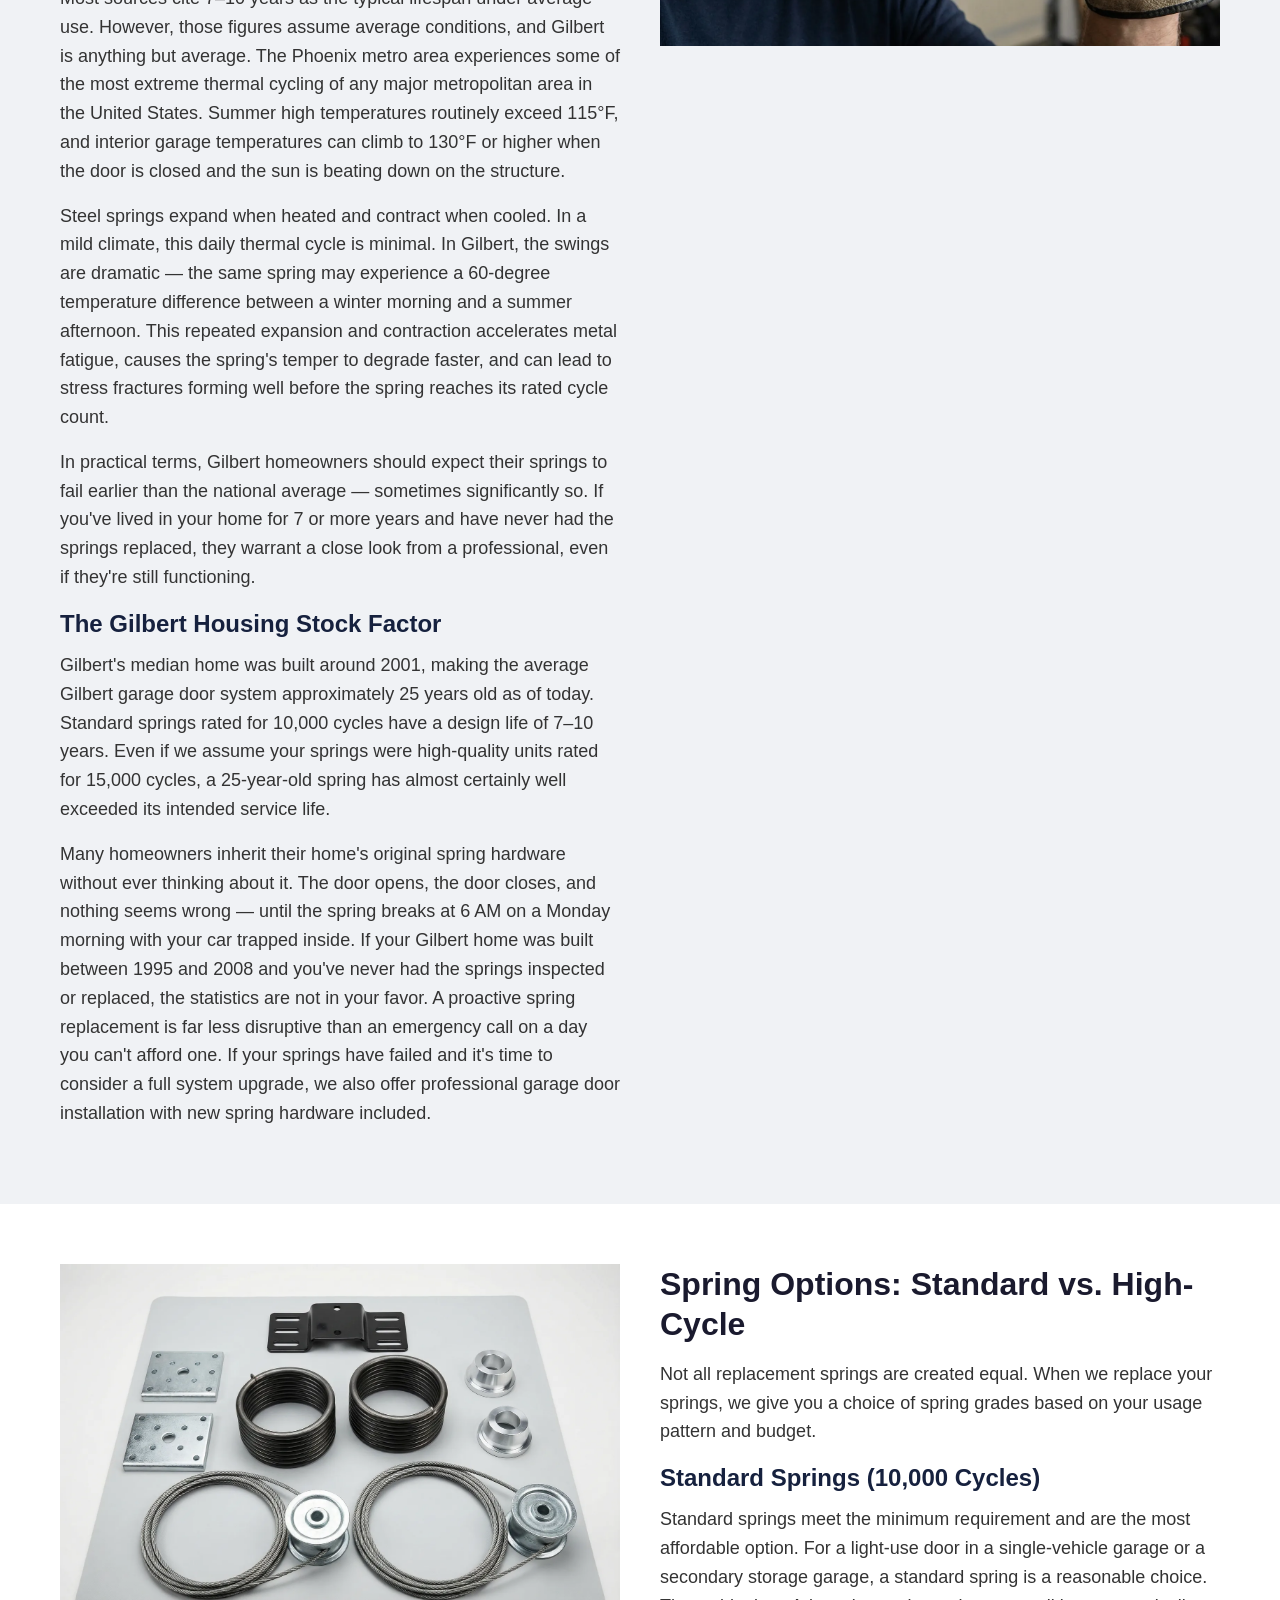
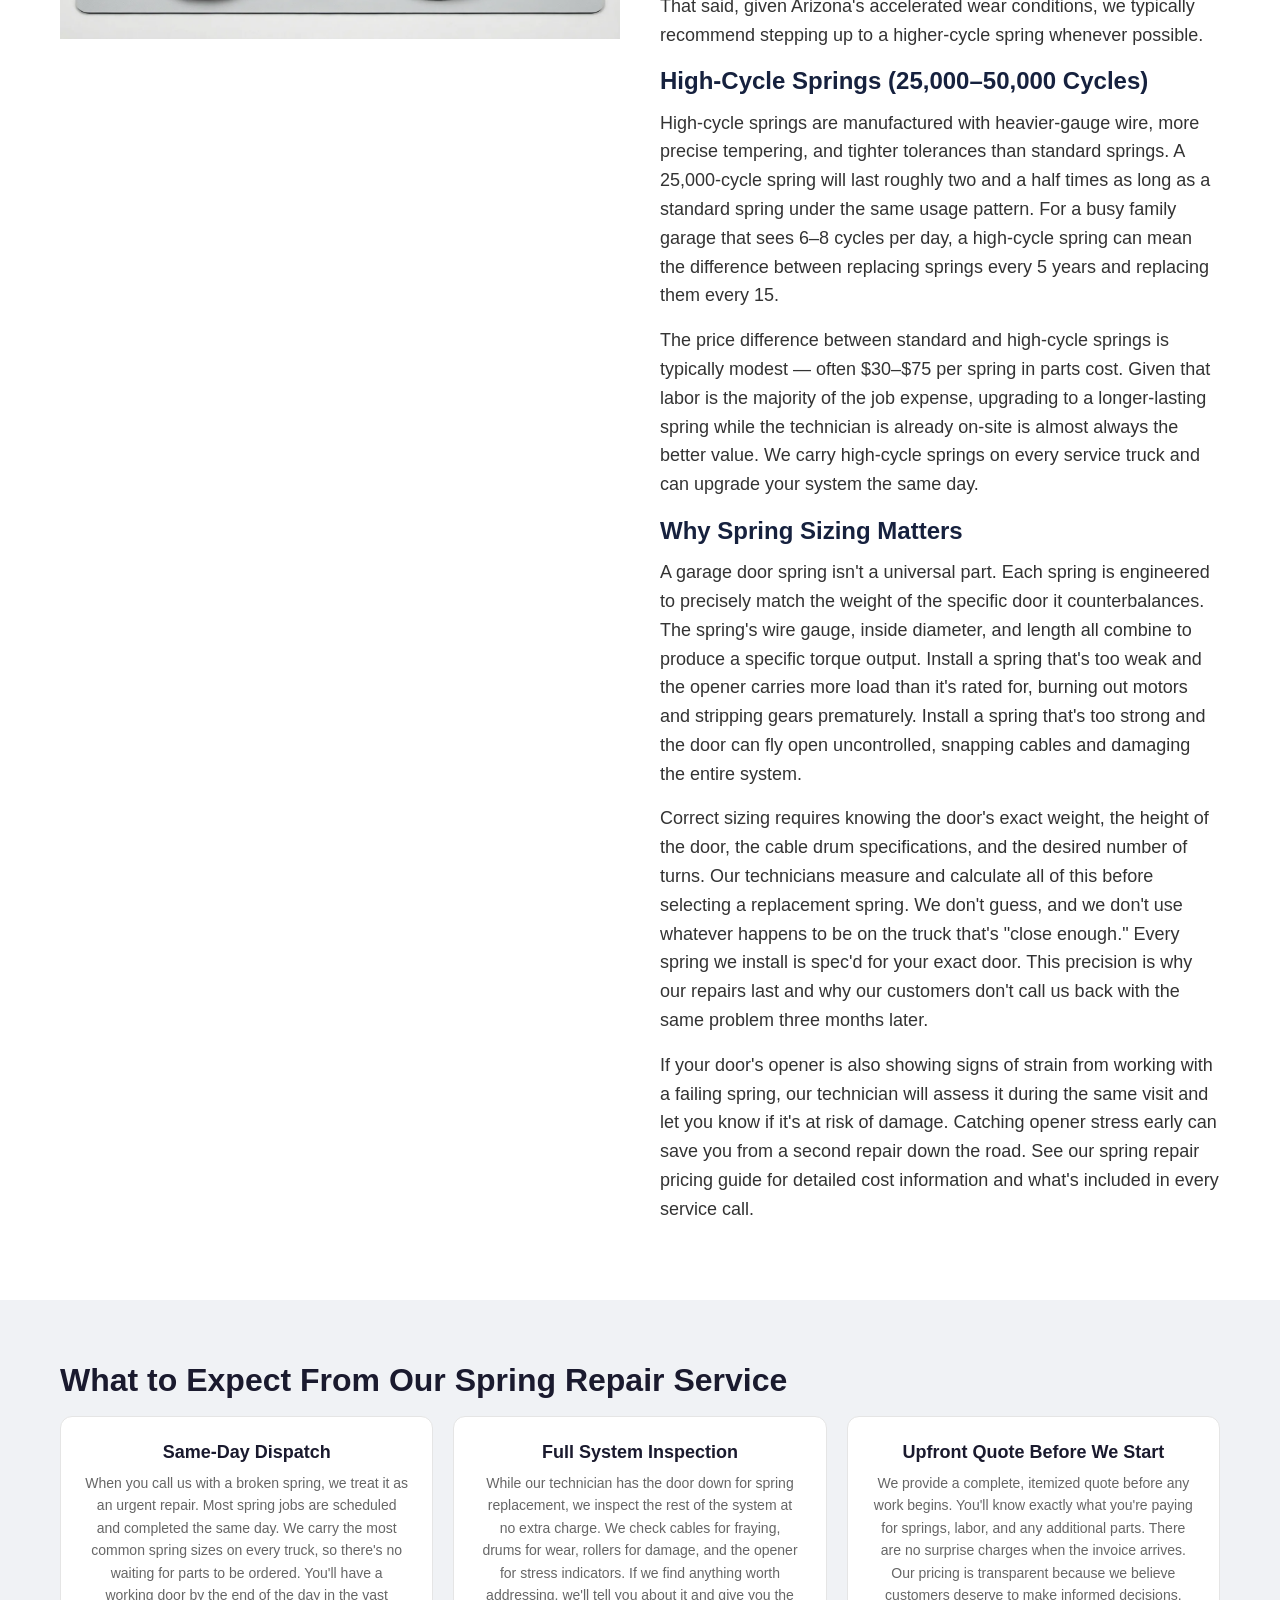
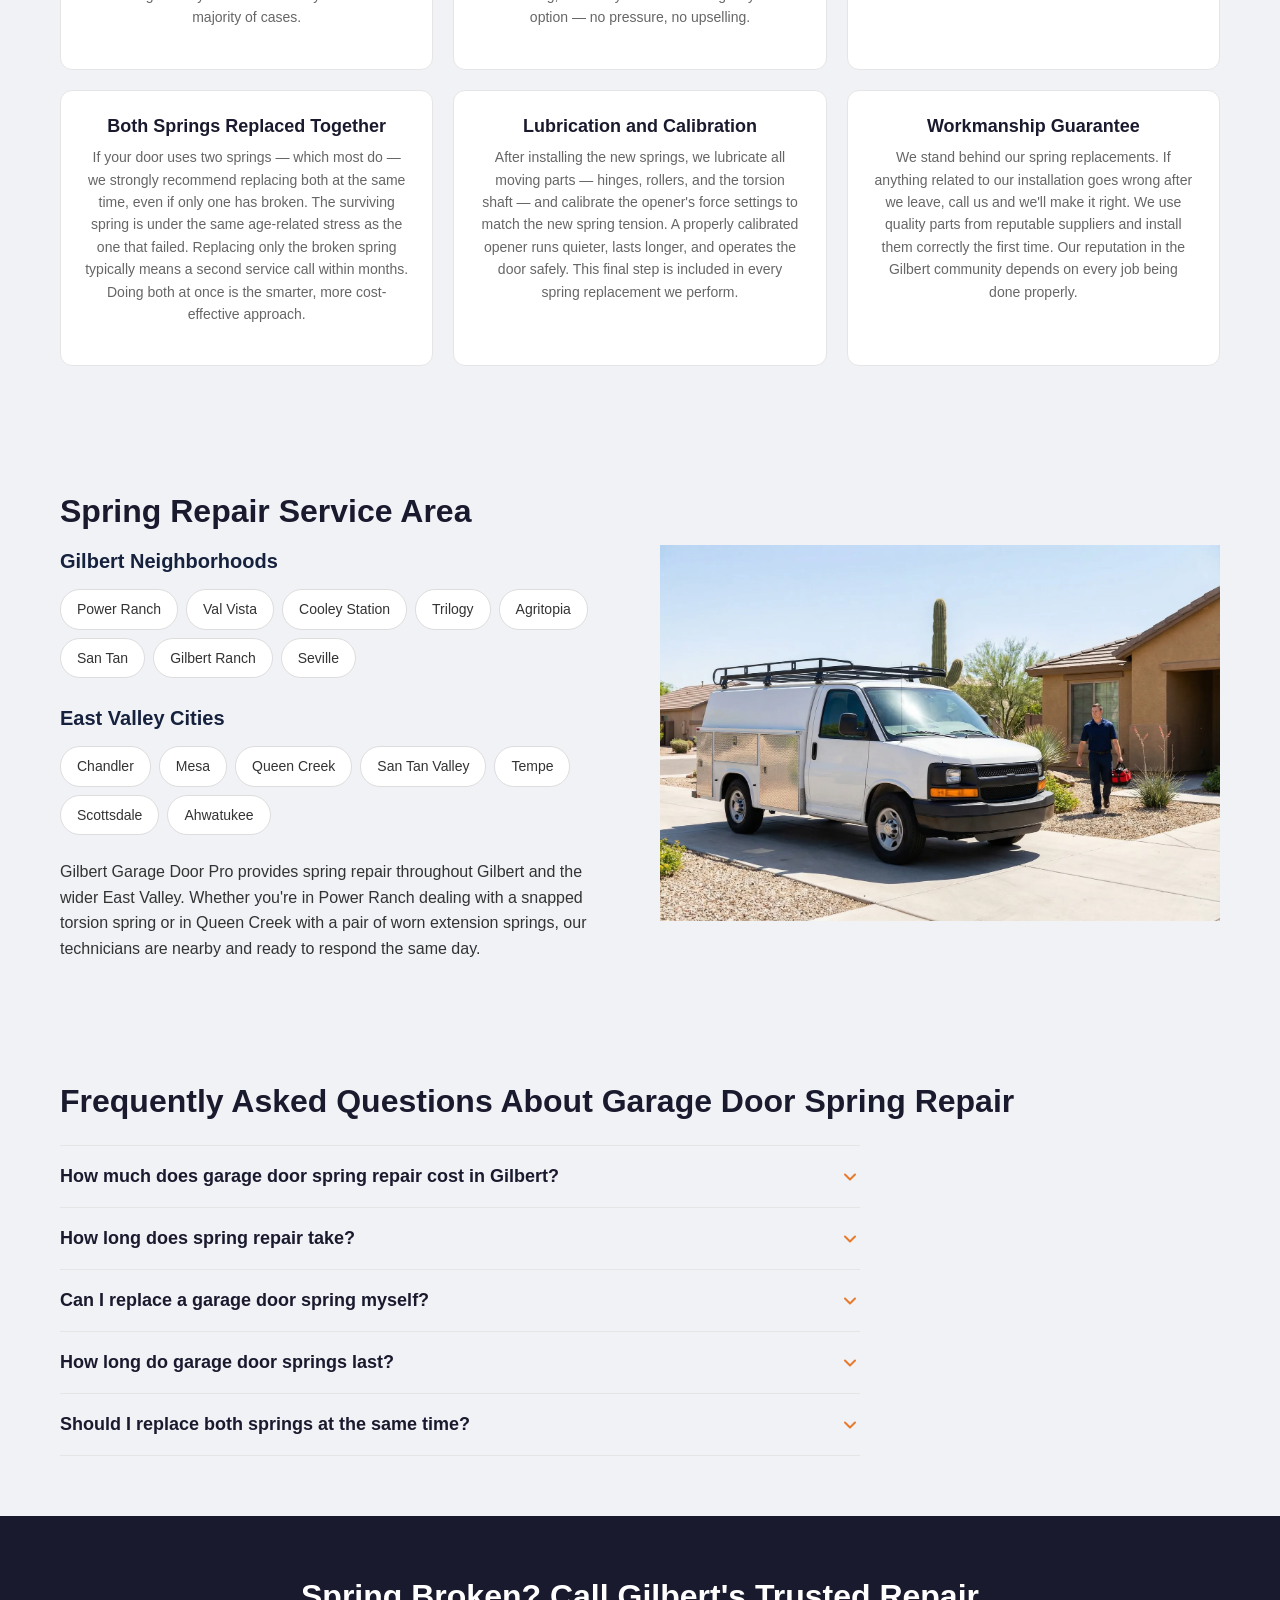
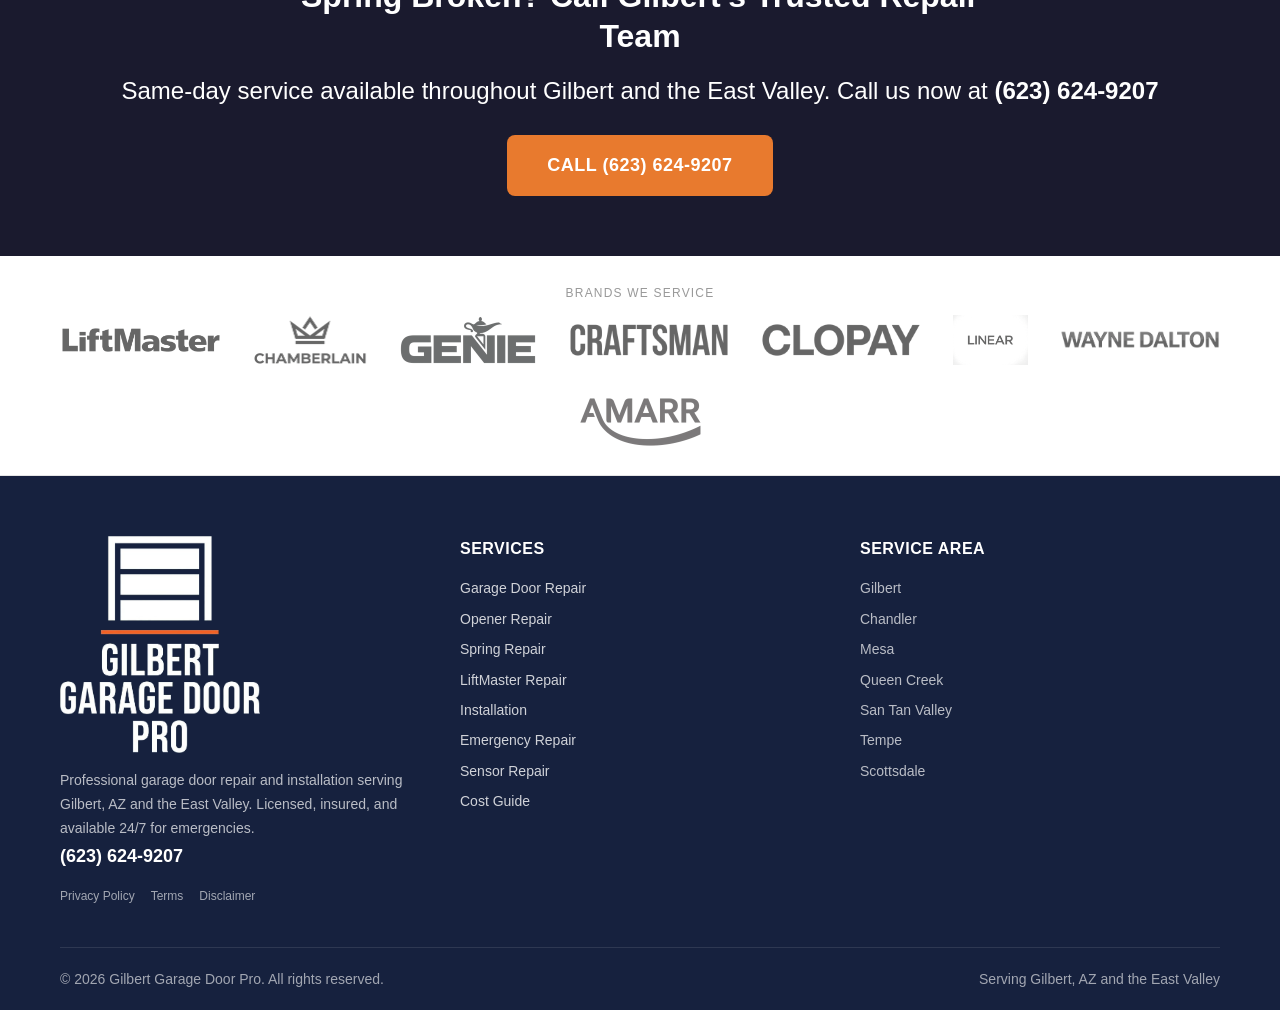
<file: garage-door-spring-repair.html>
<!DOCTYPE html>
<html lang="en">
<head>
<!-- Google Tag Manager -->
<script>(function(w,d,s,l,i){w[l]=w[l]||[];w[l].push({'gtm.start':
new Date().getTime(),event:'gtm.js'});var f=d.getElementsByTagName(s)[0],
j=d.createElement(s),dl=l!='dataLayer'?'&l='+l:'';j.async=true;j.src=
'https://www.googletagmanager.com/gtm.js?id='+i+dl;f.parentNode.insertBefore(j,f);
})(window,document,'script','dataLayer','GTM-MW5MWK5L');</script>
<!-- End Google Tag Manager -->
<!-- Google Analytics 4 -->
<script async src="https://www.googletagmanager.com/gtag/js?id=G-VV5WH1M294"></script>
<script>
  window.dataLayer = window.dataLayer || [];
  function gtag(){dataLayer.push(arguments);}
  gtag('js', new Date());
  gtag('config', 'G-VV5WH1M294');
</script>
<!-- End Google Analytics 4 -->
  <meta charset="UTF-8">
  <meta name="viewport" content="width=device-width, initial-scale=1.0">
  <title>Garage Door Spring Repair Gilbert AZ | Fast &amp; Safe</title>
  <meta name="description" content="Broken garage door spring? Fast, safe spring replacement in Gilbert, AZ. Torsion and extension springs. Same-day service. Call now!">
  <link rel="canonical" href="https://gilbertgaragedoorpro.com/garage-door-spring-repair.html">
  <meta property="og:title" content="Garage Door Spring Repair Gilbert AZ | Fast &amp; Safe">
  <meta property="og:description" content="Broken garage door spring? Fast, safe spring replacement in Gilbert, AZ. Torsion and extension springs. Same-day service. Call now!">
  <meta property="og:type" content="website">
  <meta property="og:url" content="https://gilbertgaragedoorpro.com/garage-door-spring-repair.html">
  <meta property="og:image" content="https://gilbertgaragedoorpro.com/images/spring_hero.jpg">
  <link rel="preload" as="image" href="images/spring_hero.jpg">
  <link rel="icon" type="image/png" href="images/favicon.png">
  <link rel="apple-touch-icon" href="images/apple-touch-icon.png">
  <link rel="stylesheet" href="css/style.css">
</head>
<body>
<!-- Google Tag Manager (noscript) -->
<noscript><iframe src="https://www.googletagmanager.com/ns.html?id=GTM-MW5MWK5L"
height="0" width="0" style="display:none;visibility:hidden"></iframe></noscript>
<!-- End Google Tag Manager (noscript) -->

  <!-- Header -->
  <header class="site-header">
    <div class="container">
      <div class="header-inner">
        <a href="index.html" class="logo">
          <img src="images/logo_white.png" alt="Gilbert Garage Door Pro" width="200" height="28">
        </a>
        <nav class="nav-menu">
          <div class="nav-dropdown">
            <button class="nav-dropdown-toggle">Repair Services <svg class="dropdown-arrow" width="12" height="12" viewBox="0 0 12 12"><path d="M3 5L6 8L9 5" stroke="currentColor" stroke-width="1.5" fill="none"/></svg></button>
            <div class="nav-dropdown-menu">
              <a href="garage-door-repair.html">Door Repair</a>
              <a href="garage-door-opener-repair.html">Opener Repair</a>
              <a href="garage-door-spring-repair.html">Spring Repair</a>
              <a href="garage-door-sensor-repair.html">Sensor Repair</a>
              <a href="liftmaster-garage-door-repair.html">LiftMaster Repair</a>
            </div>
          </div>
          <a href="garage-door-installation.html">Installation</a>
          <a href="emergency-garage-door-repair.html">Emergency</a>
          <a href="garage-door-repair-cost.html">Cost Guide</a>
        </nav>

        <a href="tel:+16236249207" class="header-cta btn-primary">Call (623) 624-9207</a>
        <button class="menu-toggle" aria-expanded="false" aria-label="Menu">
          <span></span>
          <span></span>
          <span></span>
        </button>
      </div>
    </div>
  </header>

  <!-- Hero -->
  <section class="hero" style="background-image: url('images/spring_hero.jpg');">
    <div class="hero-overlay">
      <div class="container">
        <div class="hero-split">
          <div class="hero-text">
            <h1>Garage Door Spring Repair in Gilbert, AZ</h1>
            <p class="hero-subtitle">Broken spring? Don't risk it. Our certified technicians replace torsion and extension springs safely — same day, every day.</p>
            <a href="tel:+16236249207" class="btn-primary">Call (623) 624-9207</a>
          </div>
          <div class="hero-form">
            <form class="contact-form" id="hero-form" action="#" method="POST" aria-label="Request garage door service">
              <div class="form__fields">
                <input type="text" name="name" placeholder="Your Name" required autocomplete="name">
                <input type="tel" name="phone" placeholder="Phone Number" required autocomplete="tel">
                <input type="email" name="email" placeholder="Email (optional)" autocomplete="email">
                <select name="service">
                  <option value="">Select a Service</option>
                  <option value="Garage Door Repair">Garage Door Repair</option>
                  <option value="Opener Repair">Opener Repair</option>
                  <option value="Spring Repair">Spring Repair</option>
                  <option value="LiftMaster Repair">LiftMaster Repair</option>
                  <option value="Installation">Installation</option>
                  <option value="Emergency Repair">Emergency Repair</option>
                  <option value="Sensor Repair">Sensor Repair</option>
                  <option value="Other">Other</option>
                </select>
                <textarea name="issue" placeholder="Describe your issue (broken spring, noisy opener, etc.)" rows="3"></textarea>
                <div class="form__checkbox">
                  <input type="checkbox" id="hero-form-optin" name="optin" required>
                  <label for="hero-form-optin">I agree to receive calls and texts about my service request. View our <a href="privacy-policy.html">Privacy Policy</a>.</label>
                </div>
                <input type="hidden" name="page_source" value="spring-repair">
                <input type="hidden" name="form_id" value="hero-form">
                <input type="hidden" name="site" value="gilbertgaragedoorpro.com">
                <input type="hidden" name="timestamp" value="">
                <button type="submit" class="btn-primary">Get a Free Estimate Now</button>
              </div>
              <div class="form__success" aria-live="polite"></div>
            </form>
          </div>
        </div>
      </div>
    </div>
  </section>

  <!-- Trust Bar -->
  <section class="trust-bar">
    <div class="container">
      <div class="trust-item">
        <picture>
          <source srcset="images/badges/badge_licensed.webp" type="image/webp">
          <img src="images/badges/badge_licensed.png" alt="Licensed and Insured" width="80" height="80" loading="lazy">
        </picture>
        <span class="trust-label">Licensed &amp; Insured</span>
      </div>
      <div class="trust-item">
        <picture>
          <source srcset="images/badges/badge_emergency.webp" type="image/webp">
          <img src="images/badges/badge_emergency.png" alt="24/7 Emergency Service" width="80" height="80" loading="lazy">
        </picture>
        <span class="trust-label">24/7 Emergency</span>
      </div>
      <div class="trust-item">
        <picture>
          <source srcset="images/badges/badge_rated.webp" type="image/webp">
          <img src="images/badges/badge_rated.png" alt="5 Star Rated" width="80" height="80" loading="lazy">
        </picture>
        <span class="trust-label">5-Star Rated</span>
      </div>
      <div class="trust-item">
        <picture>
          <source srcset="images/badges/badge_sameday.webp" type="image/webp">
          <img src="images/badges/badge_sameday.png" alt="Same Day Service" width="80" height="80" loading="lazy">
        </picture>
        <span class="trust-label">Same-Day Service</span>
      </div>
    </div>
  </section>

  <!-- Breadcrumb -->
  <nav aria-label="Breadcrumb" class="breadcrumb">
    <div class="container">
      <a href="/">Home</a> &rsaquo; <span>Garage Door Spring Repair</span>
    </div>
  </nav>

  <!-- Intro Content -->
  <section class="content-section">
    <div class="container">
      <div class="content-grid">
        <div>
          <h2>Expert Spring Repair You Can Count On</h2>
          <p>Garage door springs are the workhorses of your entire door system. They do the heavy lifting — literally — absorbing and releasing hundreds of pounds of force every single time you open or close your door. When a spring breaks, everything stops. The door feels impossibly heavy, the opener strains or stalls, and in many cases the door won't budge at all. At Gilbert Garage Door Pro, spring repair is one of our most common service calls, and we've refined every part of the process to get your door working again as quickly and safely as possible.</p>
          <p>If you heard a loud bang from your garage — often described as a gunshot — that's the unmistakable sound of a torsion spring snapping under load. It's startling, it's disruptive, and it needs to be addressed by a professional right away. Call us at <a href="tel:+16236249207">(623) 624-9207</a> and we'll dispatch a technician to your Gilbert home the same day.</p>
        </div>
        <div>
          <picture>
            <source srcset="images/webp/spring_hero.webp" type="image/webp">
            <img src="images/spring_hero.jpg" alt="Garage door torsion spring assembly above door in a Gilbert, AZ garage" loading="lazy" width="600" height="400">
          </picture>
        </div>
      </div>
    </div>
  </section>

  <!-- Torsion vs Extension -->
  <section class="content-section alt-bg">
    <div class="container">
      <h2>Torsion Springs vs. Extension Springs: What's in Your Garage?</h2>
      <div class="content-grid">
        <div>
          <picture>
            <source srcset="images/webp/spring_comparison.webp" type="image/webp">
            <img src="images/spring_comparison.jpg" alt="Side-by-side comparison of torsion spring and extension spring garage door systems" loading="lazy" width="600" height="400">
          </picture>
        </div>
        <div>
          <p>Not all garage door springs are the same, and identifying which type you have is the first step toward understanding the repair. There are two main types used in residential garages: torsion springs and extension springs.</p>

          <h3>Torsion Springs</h3>
          <p>Torsion springs are mounted horizontally above the center of the garage door, coiled around a solid steel shaft that runs across the full width of the opening. When you close the door, the spring winds up and stores mechanical energy as torque. When you open the door, that stored torque unwinds and does the work of lifting the door. Because the energy is stored and released through rotation along a central shaft, the system is extremely controlled and precise.</p>
          <p>Torsion springs are the standard in modern homes — virtually every garage door installed in Gilbert over the past two decades uses this configuration. They're more durable, last longer, and fail more safely than their extension counterparts. A broken torsion spring typically snaps in place on the shaft rather than flying across the garage.</p>

          <h3>Extension Springs</h3>
          <p>Extension springs run along the horizontal tracks on either side of the door, parallel to the ceiling. Rather than storing energy through rotation, they stretch — extending as the door closes and contracting to pull the door open. You'll recognize them by their long, coiled shape flanking the tracks on both sides of the garage.</p>
          <p>Extension springs are more common in older homes and in garages with low ceilings where there isn't room above the door for a torsion assembly. They're effective but have a notable limitation: when they break, the released energy can send the spring flying with considerable force. That's why properly installed extension springs always have a safety cable threaded through the coil. If the spring snaps, the cable contains it. If your extension springs don't have safety cables, that's a hazard worth correcting immediately.</p>
          <p>Our technicians are experienced with both systems. Whatever you have, we'll diagnose it accurately and replace it with the correct spring type and specification for your door.</p>
        </div>
      </div>
    </div>
  </section>

  <!-- Warning Signs -->
  <section class="content-section">
    <div class="container">
      <h2>Signs Your Garage Door Spring Is Failing</h2>
      <p>Spring failure rarely happens without warning. Most springs give off clear signals in the days or weeks before they break completely. Catching these early can save you from a sudden failure that leaves your car trapped or your garage unsecured.</p>
      <div class="services-grid">
        <div class="service-card">
          <h3>The Loud Bang</h3>
          <p>The most dramatic sign: a sudden, sharp bang from the garage, often while the door is in motion or sitting closed. This is a torsion spring snapping under tension. The sound carries through the house and is sometimes mistaken for a car crash or something falling. If you hear this and your door suddenly won't open, a broken spring is almost certainly the cause.</p>
        </div>
        <div class="service-card">
          <h3>Door Won't Open or Feels Extremely Heavy</h3>
          <p>Springs counterbalance the weight of the door. A standard two-car garage door weighs between 130 and 200 pounds. When the spring fails, that full weight falls on the opener — or on you if you try to lift it manually. A door that suddenly requires significant effort to open, or won't open at all, is a red flag that your spring has failed or is at the point of failure.</p>
        </div>
        <div class="service-card">
          <h3>Visible Gap in the Spring Coils</h3>
          <p>A healthy torsion spring has tightly wound coils with no gaps. When a spring breaks, the coils separate at the break point, leaving a visible gap — often a 1–3 inch separation in the middle of the spring. If you can safely see the spring above your door and notice this gap, the spring has already broken and the door should not be used until it's repaired.</p>
        </div>
        <div class="service-card">
          <h3>Door Opens Unevenly or Crooked</h3>
          <p>Many garage doors use two springs for balanced lifting. If one spring breaks and the other remains intact, the door will lift unevenly — rising on one side and lagging on the other. This creates a visible tilt as the door moves, and over time it puts enormous strain on the opener, cables, and tracks. An uneven door almost always points to a single broken spring on a two-spring system.</p>
        </div>
        <div class="service-card">
          <h3>Cables Hanging Loose or Off the Drum</h3>
          <p>The lift cables on your door connect the bottom bracket to the spring drum. When a spring breaks, the cables lose tension and can slip off the drum or hang loosely along the sides of the door. Loose cables are both a symptom of spring failure and a secondary hazard — a cable under sudden tension can snap or whip if the door is moved. Leave the door alone and call a professional.</p>
        </div>
        <div class="service-card">
          <h3>Slow or Struggling Opener</h3>
          <p>Your opener is designed to work with springs that bear most of the load. If the springs are weakening but haven't broken yet, the opener will work noticeably harder. You might notice it moving slower than usual, making more noise, or straining particularly during the initial lift. This is often the earliest warning that your springs are nearing the end of their service life.</p>
        </div>
      </div>
    </div>
  </section>

  <!-- Safety Warning -->
  <section class="content-section" style="background-color: #fff3cd; border-left: 4px solid #ffc107;">
    <div class="container">
      <h2>&#9888; Critical Safety Warning: Never Attempt DIY Spring Repair</h2>
      <p><strong>Garage door spring repair is the single most dangerous DIY home repair a homeowner can attempt.</strong> This is not an exaggeration, and it is not legal boilerplate. It is a statement backed by injury statistics and the physics of what these springs do.</p>
      <p>A standard torsion spring on a residential garage door stores over 100 foot-pounds of torque when fully wound. That's enough energy to cause catastrophic injury if the spring is mishandled, improperly wound, or releases suddenly during repair. The <a href="https://www.cpsc.gov/Safety-Education/Safety-Guides/Home/Garage-Doors" target="_blank" rel="noopener">U.S. Consumer Product Safety Commission (CPSC)</a> documents thousands of garage door-related injuries annually, with spring failures among the leading causes of serious harm.</p>
      <p>Proper spring replacement requires specialized winding bars — solid steel rods that fit into the winding cone and allow the spring to be safely tensioned or de-tensioned. Using a substitute (a screwdriver, a pipe, anything else) is extremely dangerous. The bar can slip under load and become a projectile. Even with the right tools, the technique requires training and experience to execute safely.</p>
      <p>The <a href="https://www.dasma.com/consumer-resources/safety/" target="_blank" rel="noopener">Door &amp; Access Systems Manufacturers Association (DASMA)</a> explicitly recommends that consumers never attempt to adjust, repair, or replace garage door springs themselves. Our technicians have performed hundreds of spring replacements and know exactly how to manage the tension safely. The cost of a professional repair is a fraction of what emergency medical care would cost — and some injuries from spring failures are irreversible.</p>
      <p><strong>Please call us at <a href="tel:+16236249207">(623) 624-9207</a> instead of attempting this repair yourself.</strong> Spring replacement is also the #1 cause of <a href="emergency-garage-door-repair.html">garage door emergencies</a> — we're available 24/7 for exactly this reason.</p>
    </div>
  </section>

  <!-- Spring Lifespan & Arizona Heat -->
  <section class="content-section alt-bg">
    <div class="container">
      <div class="content-grid">
        <div>
          <h2>How Long Do Garage Door Springs Last — and Why Arizona Is Different</h2>
          <p>Spring manufacturers rate their products in cycles. One cycle equals one complete open-and-close of the garage door. A standard residential torsion spring is typically rated for 10,000 cycles. For a household that opens and closes the garage door four times a day — a conservative estimate for most Gilbert families — that works out to roughly 2,500 cycles per year, or about 4 years of life expectancy at that rate.</p>
          <p>Most sources cite 7–10 years as the typical lifespan under average use. However, those figures assume average conditions, and Gilbert is anything but average. The Phoenix metro area experiences some of the most extreme thermal cycling of any major metropolitan area in the United States. Summer high temperatures routinely exceed 115°F, and interior garage temperatures can climb to 130°F or higher when the door is closed and the sun is beating down on the structure.</p>
          <p>Steel springs expand when heated and contract when cooled. In a mild climate, this daily thermal cycle is minimal. In Gilbert, the swings are dramatic — the same spring may experience a 60-degree temperature difference between a winter morning and a summer afternoon. This repeated expansion and contraction accelerates metal fatigue, causes the spring's temper to degrade faster, and can lead to stress fractures forming well before the spring reaches its rated cycle count.</p>
          <p>In practical terms, Gilbert homeowners should expect their springs to fail earlier than the national average — sometimes significantly so. If you've lived in your home for 7 or more years and have never had the springs replaced, they warrant a close look from a professional, even if they're still functioning.</p>

          <h3>The Gilbert Housing Stock Factor</h3>
          <p>Gilbert's median home was built around 2001, making the average Gilbert garage door system approximately 25 years old as of today. Standard springs rated for 10,000 cycles have a design life of 7–10 years. Even if we assume your springs were high-quality units rated for 15,000 cycles, a 25-year-old spring has almost certainly well exceeded its intended service life.</p>
          <p>Many homeowners inherit their home's original spring hardware without ever thinking about it. The door opens, the door closes, and nothing seems wrong — until the spring breaks at 6 AM on a Monday morning with your car trapped inside. If your Gilbert home was built between 1995 and 2008 and you've never had the springs inspected or replaced, the statistics are not in your favor. A proactive spring replacement is far less disruptive than an <a href="emergency-garage-door-repair.html">emergency call</a> on a day you can't afford one. If your springs have failed and it's time to consider a full system upgrade, we also offer professional <a href="garage-door-installation.html">garage door installation</a> with new spring hardware included.</p>
        </div>
        <div>
          <picture>
            <source srcset="images/webp/spring_technician.webp" type="image/webp">
            <img src="images/spring_technician.jpg" alt="Garage door technician safely replacing a torsion spring in a Gilbert, AZ garage" loading="lazy" width="600" height="400">
          </picture>
        </div>
      </div>
    </div>
  </section>

  <!-- High Cycle Springs & Sizing -->
  <section class="content-section">
    <div class="container">
      <div class="content-grid">
        <div>
          <picture>
            <source srcset="images/webp/spring_hardware.webp" type="image/webp">
            <img src="images/spring_hardware.jpg" alt="Close-up of garage door spring hardware including winding cone and cable drum" loading="lazy" width="600" height="400">
          </picture>
        </div>
        <div>
          <h2>Spring Options: Standard vs. High-Cycle</h2>
          <p>Not all replacement springs are created equal. When we replace your springs, we give you a choice of spring grades based on your usage pattern and budget.</p>

          <h3>Standard Springs (10,000 Cycles)</h3>
          <p>Standard springs meet the minimum requirement and are the most affordable option. For a light-use door in a single-vehicle garage or a secondary storage garage, a standard spring is a reasonable choice. That said, given Arizona's accelerated wear conditions, we typically recommend stepping up to a higher-cycle spring whenever possible.</p>

          <h3>High-Cycle Springs (25,000–50,000 Cycles)</h3>
          <p>High-cycle springs are manufactured with heavier-gauge wire, more precise tempering, and tighter tolerances than standard springs. A 25,000-cycle spring will last roughly two and a half times as long as a standard spring under the same usage pattern. For a busy family garage that sees 6–8 cycles per day, a high-cycle spring can mean the difference between replacing springs every 5 years and replacing them every 15.</p>
          <p>The price difference between standard and high-cycle springs is typically modest — often $30–$75 per spring in parts cost. Given that labor is the majority of the job expense, upgrading to a longer-lasting spring while the technician is already on-site is almost always the better value. We carry high-cycle springs on every service truck and can upgrade your system the same day.</p>

          <h3>Why Spring Sizing Matters</h3>
          <p>A garage door spring isn't a universal part. Each spring is engineered to precisely match the weight of the specific door it counterbalances. The spring's wire gauge, inside diameter, and length all combine to produce a specific torque output. Install a spring that's too weak and the opener carries more load than it's rated for, burning out motors and stripping gears prematurely. Install a spring that's too strong and the door can fly open uncontrolled, snapping cables and damaging the entire system.</p>
          <p>Correct sizing requires knowing the door's exact weight, the height of the door, the cable drum specifications, and the desired number of turns. Our technicians measure and calculate all of this before selecting a replacement spring. We don't guess, and we don't use whatever happens to be on the truck that's "close enough." Every spring we install is spec'd for your exact door. This precision is why our repairs last and why our customers don't call us back with the same problem three months later.</p>
          <p>If your door's <a href="garage-door-opener-repair.html">opener is also showing signs of strain</a> from working with a failing spring, our technician will assess it during the same visit and let you know if it's at risk of damage. Catching opener stress early can save you from a second repair down the road. See our <a href="garage-door-repair-cost.html">spring repair pricing guide</a> for detailed cost information and what's included in every service call.</p>
        </div>
      </div>
    </div>
  </section>

  <!-- What to Expect -->
  <section class="content-section alt-bg">
    <div class="container">
      <h2>What to Expect From Our Spring Repair Service</h2>
      <div class="services-grid">
        <div class="service-card">
          <h3>Same-Day Dispatch</h3>
          <p>When you call us with a broken spring, we treat it as an urgent repair. Most spring jobs are scheduled and completed the same day. We carry the most common spring sizes on every truck, so there's no waiting for parts to be ordered. You'll have a working door by the end of the day in the vast majority of cases.</p>
        </div>
        <div class="service-card">
          <h3>Full System Inspection</h3>
          <p>While our technician has the door down for spring replacement, we inspect the rest of the system at no extra charge. We check cables for fraying, drums for wear, rollers for damage, and the opener for stress indicators. If we find anything worth addressing, we'll tell you about it and give you the option — no pressure, no upselling.</p>
        </div>
        <div class="service-card">
          <h3>Upfront Quote Before We Start</h3>
          <p>We provide a complete, itemized quote before any work begins. You'll know exactly what you're paying for springs, labor, and any additional parts. There are no surprise charges when the invoice arrives. Our pricing is transparent because we believe customers deserve to make informed decisions.</p>
        </div>
        <div class="service-card">
          <h3>Both Springs Replaced Together</h3>
          <p>If your door uses two springs — which most do — we strongly recommend replacing both at the same time, even if only one has broken. The surviving spring is under the same age-related stress as the one that failed. Replacing only the broken spring typically means a second service call within months. Doing both at once is the smarter, more cost-effective approach.</p>
        </div>
        <div class="service-card">
          <h3>Lubrication and Calibration</h3>
          <p>After installing the new springs, we lubricate all moving parts — hinges, rollers, and the torsion shaft — and calibrate the opener's force settings to match the new spring tension. A properly calibrated opener runs quieter, lasts longer, and operates the door safely. This final step is included in every spring replacement we perform.</p>
        </div>
        <div class="service-card">
          <h3>Workmanship Guarantee</h3>
          <p>We stand behind our spring replacements. If anything related to our installation goes wrong after we leave, call us and we'll make it right. We use quality parts from reputable suppliers and install them correctly the first time. Our reputation in the Gilbert community depends on every job being done properly.</p>
        </div>
      </div>
    </div>
  </section>

  <!-- Service Area -->
  <section class="service-area">
    <div class="container">
      <h2>Spring Repair Service Area</h2>
      <div class="content-grid">
        <div>
          <h3>Gilbert Neighborhoods</h3>
          <div class="area-tags">
            <span class="area-tag">Power Ranch</span>
            <span class="area-tag">Val Vista</span>
            <span class="area-tag">Cooley Station</span>
            <span class="area-tag">Trilogy</span>
            <span class="area-tag">Agritopia</span>
            <span class="area-tag">San Tan</span>
            <span class="area-tag">Gilbert Ranch</span>
            <span class="area-tag">Seville</span>
          </div>

          <h3>East Valley Cities</h3>
          <div class="area-tags">
            <span class="area-tag">Chandler</span>
            <span class="area-tag">Mesa</span>
            <span class="area-tag">Queen Creek</span>
            <span class="area-tag">San Tan Valley</span>
            <span class="area-tag">Tempe</span>
            <span class="area-tag">Scottsdale</span>
            <span class="area-tag">Ahwatukee</span>
          </div>

          <p>Gilbert Garage Door Pro provides spring repair throughout Gilbert and the wider East Valley. Whether you're in Power Ranch dealing with a snapped torsion spring or in Queen Creek with a pair of worn extension springs, our technicians are nearby and ready to respond the same day.</p>
        </div>
        <div>
          <picture>
            <source srcset="images/webp/home_truck.webp" type="image/webp">
            <img src="images/home_truck.jpg" alt="Gilbert Garage Door Pro service truck ready for dispatch in the East Valley" loading="lazy" width="600" height="400">
          </picture>
        </div>
      </div>
    </div>
  </section>

  <!-- FAQ Section -->
  <section class="faq-section content-section alt-bg">
    <div class="container">
      <h2>Frequently Asked Questions About Garage Door Spring Repair</h2>

      <div class="faq-item">
        <button class="faq-question">
          <span>How much does garage door spring repair cost in Gilbert?</span>
  <svg class="faq-chevron" width="20" height="20" viewBox="0 0 20 20" fill="none" xmlns="http://www.w3.org/2000/svg">
    <path d="M5 7.5L10 12.5L15 7.5" stroke="currentColor" stroke-width="2" stroke-linecap="round" stroke-linejoin="round"/>
  </svg>
        </button>
        <div class="faq-answer">
          <p>Torsion spring replacement typically costs $150–$350 including parts and labor. If both springs need replacing — which we recommend whenever one breaks — expect $200–$400 for the pair. Extension spring replacement is generally in a similar range. Prices are estimates — <a href="garage-door-repair-cost.html">see our cost guide</a> for details or call for a free on-site quote. We provide an exact quote before starting any work, so you'll know the full cost upfront with no surprises.</p>
        </div>
      </div>

      <div class="faq-item">
        <button class="faq-question">
          <span>How long does spring repair take?</span>
  <svg class="faq-chevron" width="20" height="20" viewBox="0 0 20 20" fill="none" xmlns="http://www.w3.org/2000/svg">
    <path d="M5 7.5L10 12.5L15 7.5" stroke="currentColor" stroke-width="2" stroke-linecap="round" stroke-linejoin="round"/>
  </svg>
        </button>
        <div class="faq-answer">
          <p>Most spring replacements are completed in 30–60 minutes. We carry the most common spring sizes on our trucks, so there's usually no waiting for parts to be shipped or sourced. If your door also has cable damage or other issues discovered during the inspection, total time may extend slightly, but the vast majority of spring jobs are done in a single, efficient visit.</p>
        </div>
      </div>

      <div class="faq-item">
        <button class="faq-question">
          <span>Can I replace a garage door spring myself?</span>
  <svg class="faq-chevron" width="20" height="20" viewBox="0 0 20 20" fill="none" xmlns="http://www.w3.org/2000/svg">
    <path d="M5 7.5L10 12.5L15 7.5" stroke="currentColor" stroke-width="2" stroke-linecap="round" stroke-linejoin="round"/>
  </svg>
        </button>
        <div class="faq-answer">
          <p>No — we strongly advise against DIY spring repair under any circumstances. Garage door springs are under extreme tension and require specialized tools (winding bars) and hands-on training to handle safely. Serious injuries and deaths have occurred from amateur spring repairs. The <a href="https://www.cpsc.gov/Safety-Education/Safety-Guides/Home/Garage-Doors" target="_blank" rel="noopener">U.S. Consumer Product Safety Commission</a> and <a href="https://www.dasma.com/consumer-resources/safety/" target="_blank" rel="noopener">DASMA</a> both advise consumers to hire qualified professionals for this work. The cost of professional repair is minimal compared to the medical costs and personal risk of a DIY attempt gone wrong.</p>
        </div>
      </div>

      <div class="faq-item">
        <button class="faq-question">
          <span>How long do garage door springs last?</span>
  <svg class="faq-chevron" width="20" height="20" viewBox="0 0 20 20" fill="none" xmlns="http://www.w3.org/2000/svg">
    <path d="M5 7.5L10 12.5L15 7.5" stroke="currentColor" stroke-width="2" stroke-linecap="round" stroke-linejoin="round"/>
  </svg>
        </button>
        <div class="faq-answer">
          <p>Standard springs are rated for approximately 10,000 cycles — roughly 7–10 years under typical residential use. In Arizona, extreme heat accelerates metal fatigue, and Gilbert homeowners may see springs fail earlier than that national average. High-cycle springs rated for 25,000–50,000 cycles are available and provide significantly longer service life. We carry both options and can help you choose the right specification for your usage and budget.</p>
        </div>
      </div>

      <div class="faq-item">
        <button class="faq-question">
          <span>Should I replace both springs at the same time?</span>
  <svg class="faq-chevron" width="20" height="20" viewBox="0 0 20 20" fill="none" xmlns="http://www.w3.org/2000/svg">
    <path d="M5 7.5L10 12.5L15 7.5" stroke="currentColor" stroke-width="2" stroke-linecap="round" stroke-linejoin="round"/>
  </svg>
        </button>
        <div class="faq-answer">
          <p>Yes, absolutely. If one spring breaks, the other is subject to the same age-related fatigue and is likely within weeks or months of failing on its own. Replacing both during the same service visit saves you from a second service call, keeps your door operating in a balanced, symmetrical way, and gives you the peace of mind that both springs are new and matched. The incremental cost of adding a second spring while the technician is already on-site is much less than scheduling a separate job.</p>
        </div>
      </div>
    </div>
  </section>

  <!-- CTA Band -->
  <section class="cta-band">
    <div class="container">
      <h2>Spring Broken? Call Gilbert's Trusted Repair Team</h2>
      <p>Same-day service available throughout Gilbert and the East Valley. Call us now at <a href="tel:+16236249207">(623) 624-9207</a></p>
      <a href="tel:+16236249207" class="btn-primary">Call (623) 624-9207</a>
    </div>
  </section>

  <!-- Brands Bar -->
  <section class="brands-bar">
    <div class="container">
      <p class="brands-label">Brands We Service</p>
      <div class="brands-logos">
        <a href="https://www.liftmaster.com/" target="_blank" rel="noopener" title="LiftMaster">
          <img src="images/brands/liftmaster.png" alt="LiftMaster" width="120" height="40" loading="lazy">
        </a>
        <a href="https://www.chamberlain.com/" target="_blank" rel="noopener" title="Chamberlain">
          <img src="images/brands/chamberlain.png" alt="Chamberlain" width="120" height="40" loading="lazy">
        </a>
        <a href="https://www.geniecompany.com/" target="_blank" rel="noopener" title="Genie">
          <img src="images/brands/genie.png" alt="Genie" width="120" height="40" loading="lazy">
        </a>
        <a href="https://www.craftsman.com/" target="_blank" rel="noopener" title="Craftsman">
          <img src="images/brands/craftsman.png" alt="Craftsman" width="120" height="40" loading="lazy">
        </a>
        <a href="https://www.clopaydoor.com/" target="_blank" rel="noopener" title="Clopay">
          <img src="images/brands/clopay.png" alt="Clopay" width="120" height="40" loading="lazy">
        </a>
        <a href="https://www.linearproaccess.com/" target="_blank" rel="noopener" title="Linear">
          <img src="images/brands/linear.png" alt="Linear" width="120" height="40" loading="lazy">
        </a>
        <a href="https://www.wayne-dalton.com/" target="_blank" rel="noopener" title="Wayne Dalton">
          <img src="images/brands/wayne-dalton.png" alt="Wayne Dalton" width="120" height="40" loading="lazy">
        </a>
        <a href="https://www.amarr.com/" target="_blank" rel="noopener" title="Amarr">
          <img src="images/brands/amarr.png" alt="Amarr" width="120" height="40" loading="lazy">
        </a>
      </div>
    </div>
  </section>

  <!-- Footer -->
  <footer class="site-footer">
    <div class="container">
      <div class="footer-grid">
        <div class="footer-col">
          <a href="/"><img src="images/logo_stacked_white.png" alt="Gilbert Garage Door Pro" width="200" height="200" loading="lazy" style="margin-bottom: 16px;"></a>
          <p>Professional garage door repair and installation serving Gilbert, AZ and the East Valley. Licensed, insured, and available 24/7 for emergencies.</p>
          <p><a href="tel:+16236249207">(623) 624-9207</a></p>
          <div class="footer-legal">
            <a href="privacy-policy.html">Privacy Policy</a>
            <a href="terms.html">Terms</a>
            <a href="disclaimer.html">Disclaimer</a>
          </div>
        </div>
        <div class="footer-col">
          <h3>Services</h3>
          <ul>
            <li><a href="garage-door-repair.html">Garage Door Repair</a></li>
            <li><a href="garage-door-opener-repair.html">Opener Repair</a></li>
            <li><a href="garage-door-spring-repair.html">Spring Repair</a></li>
            <li><a href="liftmaster-garage-door-repair.html">LiftMaster Repair</a></li>
            <li><a href="garage-door-installation.html">Installation</a></li>
            <li><a href="emergency-garage-door-repair.html">Emergency Repair</a></li>
            <li><a href="garage-door-sensor-repair.html">Sensor Repair</a></li>
            <li><a href="garage-door-repair-cost.html">Cost Guide</a></li>
          </ul>
        </div>
        <div class="footer-col">
          <h3>Service Area</h3>
          <ul>
            <li>Gilbert</li>
            <li>Chandler</li>
            <li>Mesa</li>
            <li>Queen Creek</li>
            <li>San Tan Valley</li>
            <li>Tempe</li>
            <li>Scottsdale</li>
          </ul>
        </div>
      </div>
      <div class="footer-bottom">
        <p>&copy; 2026 Gilbert Garage Door Pro. All rights reserved.</p>
        <p>Serving Gilbert, AZ and the East Valley</p>
      </div>
    </div>
  </footer>

  <!-- Mobile Fixed CTA -->
  <div class="mobile-cta">
    <a href="tel:+16236249207">Call Now &mdash; (623) 624-9207</a>
  </div>

  <!-- Schema Markup: Service -->
  <script type="application/ld+json">
  {
    "@context": "https://schema.org",
    "@type": "Service",
    "name": "Garage Door Spring Repair",
    "description": "Professional torsion and extension garage door spring repair and replacement in Gilbert, AZ. Same-day service, upfront pricing, licensed and insured technicians.",
    "provider": {
      "@type": "LocalBusiness",
      "name": "Gilbert Garage Door Pro",
      "telephone": "(623) 624-9207",
      "url": "https://gilbertgaragedoorpro.com",
      "areaServed": [
        {"@type": "City", "name": "Gilbert", "sameAs": "https://en.wikipedia.org/wiki/Gilbert,_Arizona"},
        {"@type": "City", "name": "Chandler"},
        {"@type": "City", "name": "Mesa"},
        {"@type": "City", "name": "Queen Creek"},
        {"@type": "City", "name": "San Tan Valley"},
        {"@type": "City", "name": "Tempe"}
      ],
      "openingHoursSpecification": {
        "@type": "OpeningHoursSpecification",
        "dayOfWeek": ["Monday","Tuesday","Wednesday","Thursday","Friday","Saturday","Sunday"],
        "opens": "00:00",
        "closes": "23:59"
      },
      "priceRange": "$$"
    },
    "serviceType": "Garage Door Spring Repair",
    "offers": {
      "@type": "Offer",
      "priceSpecification": {
        "@type": "PriceSpecification",
        "minPrice": "150",
        "maxPrice": "400",
        "priceCurrency": "USD"
      }
    }
  }
  </script>

  <!-- Schema Markup: FAQPage -->
  <script type="application/ld+json">
  {
    "@context": "https://schema.org",
    "@type": "FAQPage",
    "mainEntity": [
      {
        "@type": "Question",
        "name": "How much does garage door spring repair cost in Gilbert?",
        "acceptedAnswer": {
          "@type": "Answer",
          "text": "Torsion spring replacement typically costs $150–$350 including parts and labor. If both springs need replacing (recommended), expect $200–$400. We provide an exact quote before starting work."
        }
      },
      {
        "@type": "Question",
        "name": "How long does spring repair take?",
        "acceptedAnswer": {
          "@type": "Answer",
          "text": "Most spring replacements are completed in 30–60 minutes. We carry common spring sizes on our truck so there's usually no waiting for parts."
        }
      },
      {
        "@type": "Question",
        "name": "Can I replace a garage door spring myself?",
        "acceptedAnswer": {
          "@type": "Answer",
          "text": "No. We strongly advise against DIY spring repair. The springs are under extreme tension and require specialized tools (winding bars) and training. Serious injuries and deaths have occurred from amateur spring repairs. Always hire a professional."
        }
      },
      {
        "@type": "Question",
        "name": "How long do garage door springs last?",
        "acceptedAnswer": {
          "@type": "Answer",
          "text": "Standard springs are rated for approximately 10,000 cycles, or about 7–10 years of normal use. In Arizona, extreme heat can shorten this lifespan. High-cycle springs rated for 25,000+ cycles are available and recommended for heavy-use doors."
        }
      },
      {
        "@type": "Question",
        "name": "Should I replace both springs at the same time?",
        "acceptedAnswer": {
          "@type": "Answer",
          "text": "Yes. If one spring breaks, the other is likely near the end of its lifespan too. Replacing both at once saves you a second service call and ensures balanced door operation. Most technicians recommend this approach."
        }
      }
    ]
  }
  </script>

  <!-- Schema Markup: BreadcrumbList -->
  <script type="application/ld+json">
  {
    "@context": "https://schema.org",
    "@type": "BreadcrumbList",
    "itemListElement": [
      {
        "@type": "ListItem",
        "position": 1,
        "name": "Home",
        "item": "https://gilbertgaragedoorpro.com/"
      },
      {
        "@type": "ListItem",
        "position": 2,
        "name": "Garage Door Spring Repair",
        "item": "https://gilbertgaragedoorpro.com/garage-door-spring-repair.html"
      }
    ]
  }
  </script>

  <script src="js/main.js" defer></script>
</body>
</html>
</file>
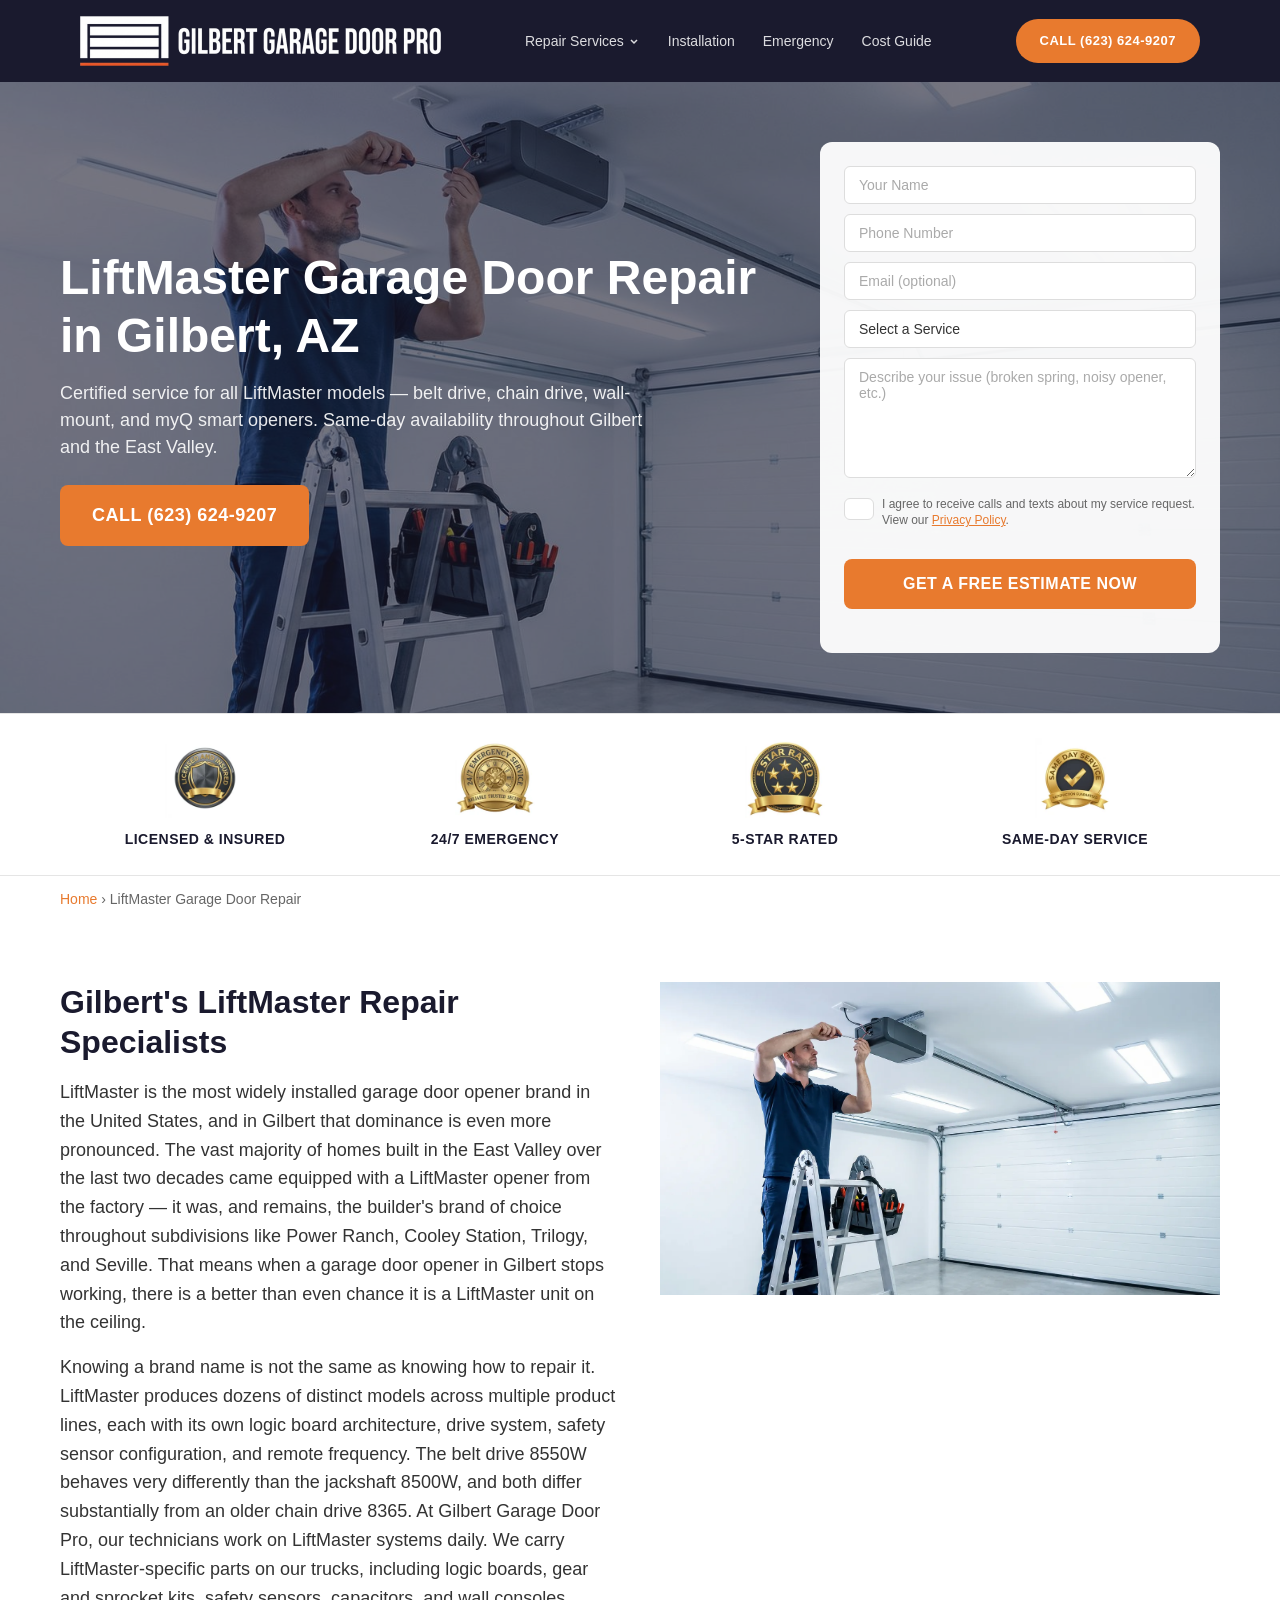
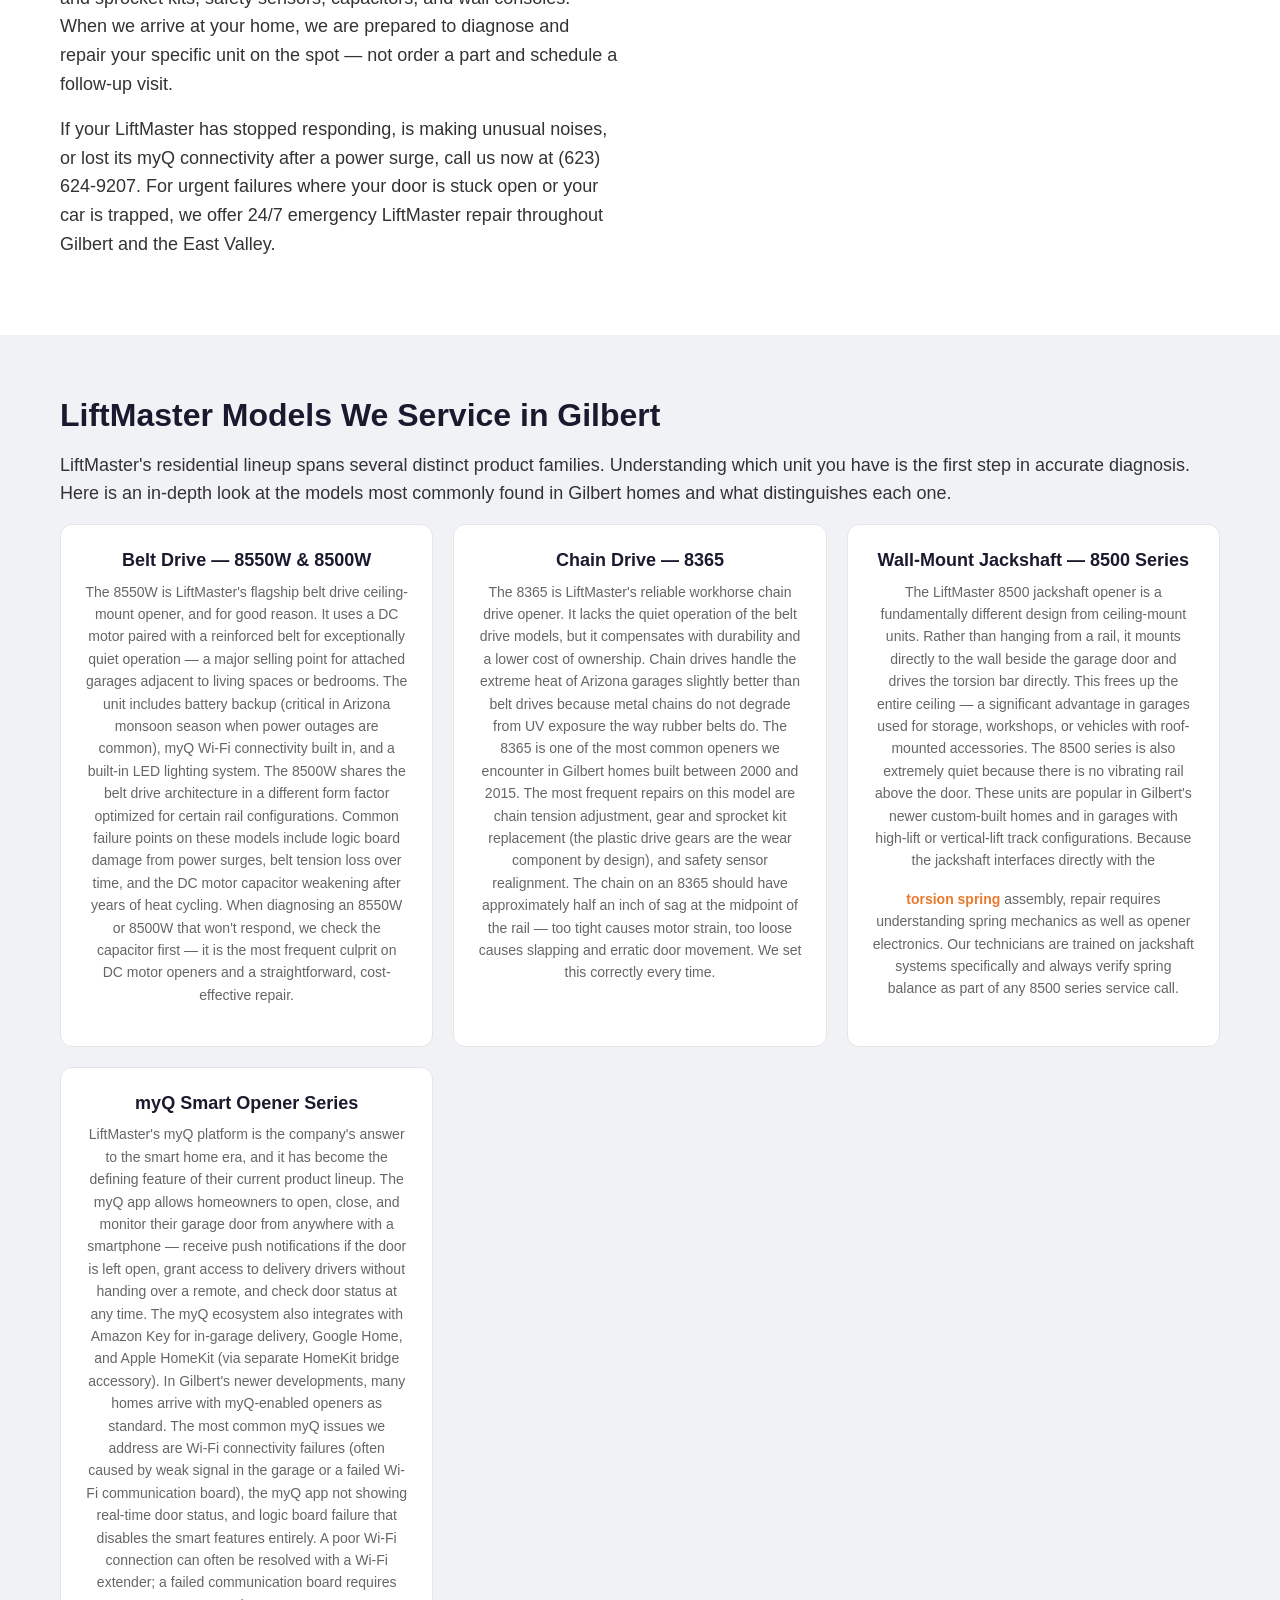
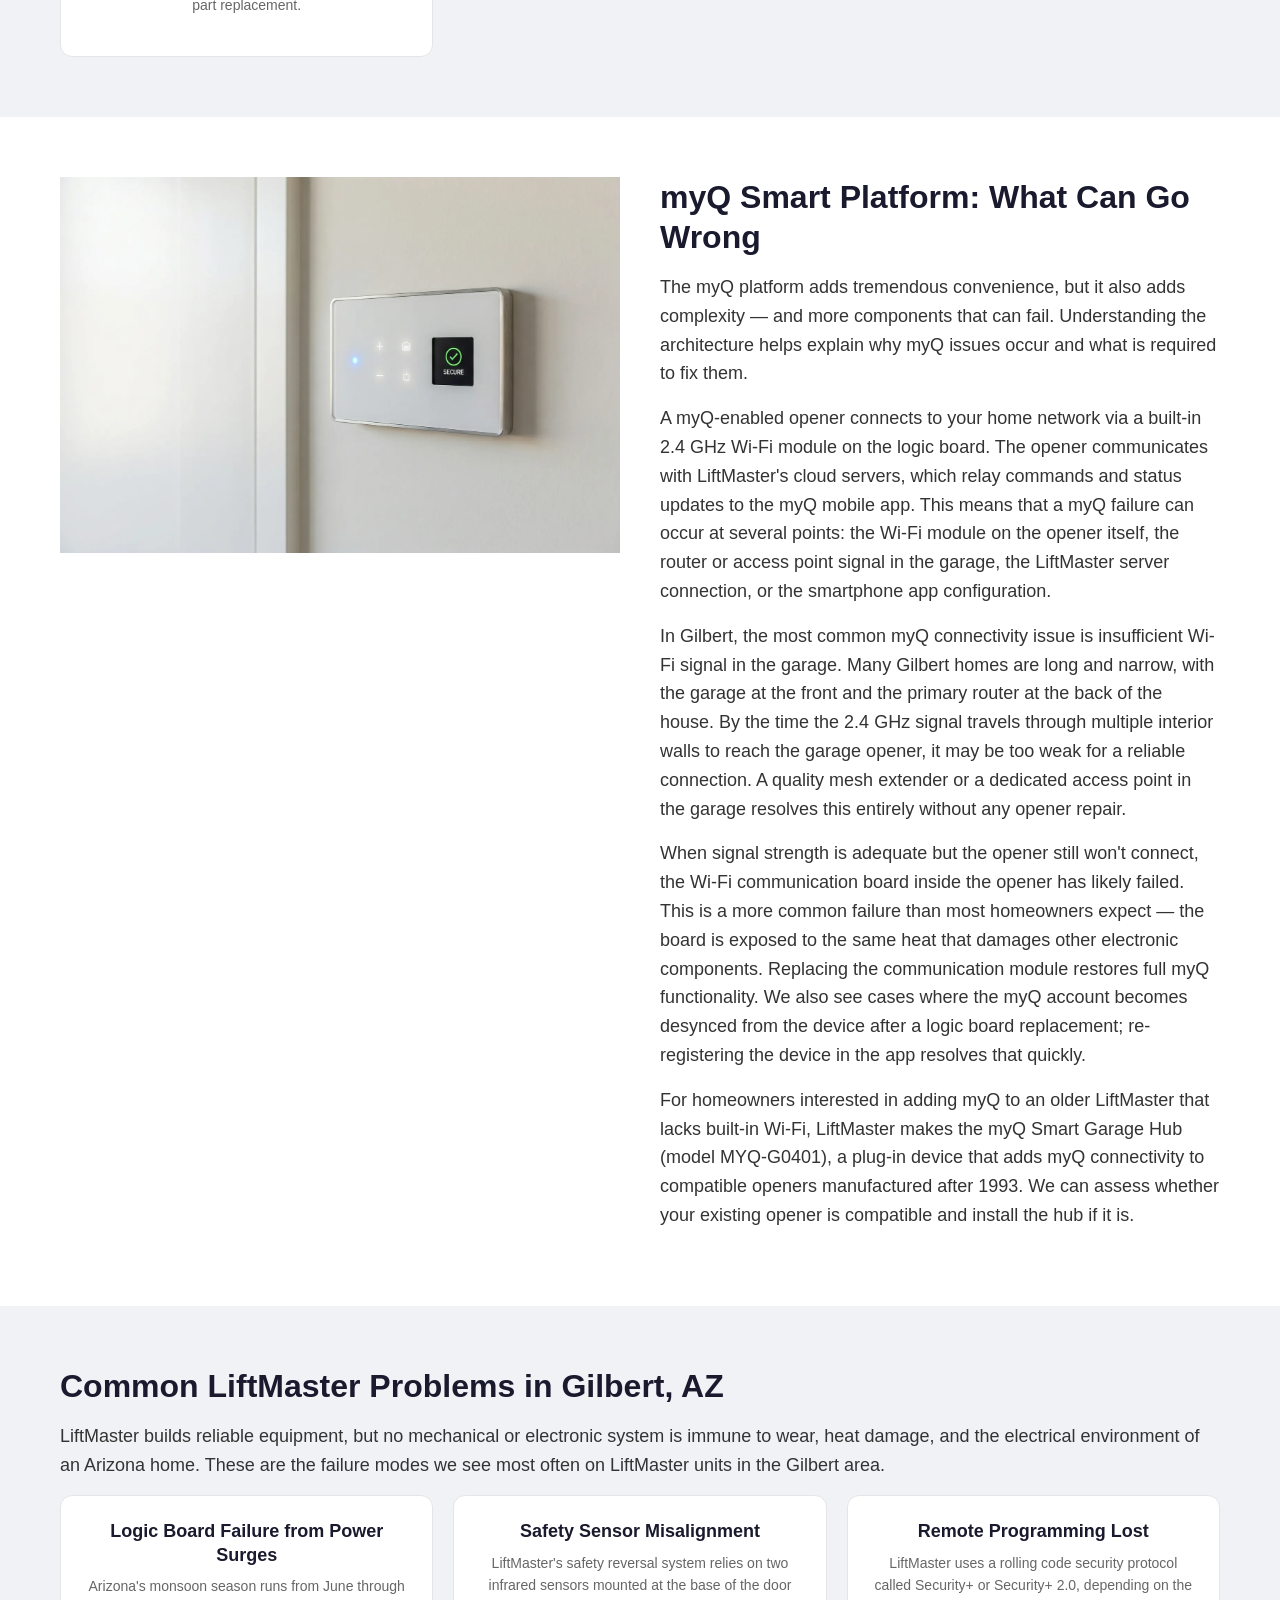
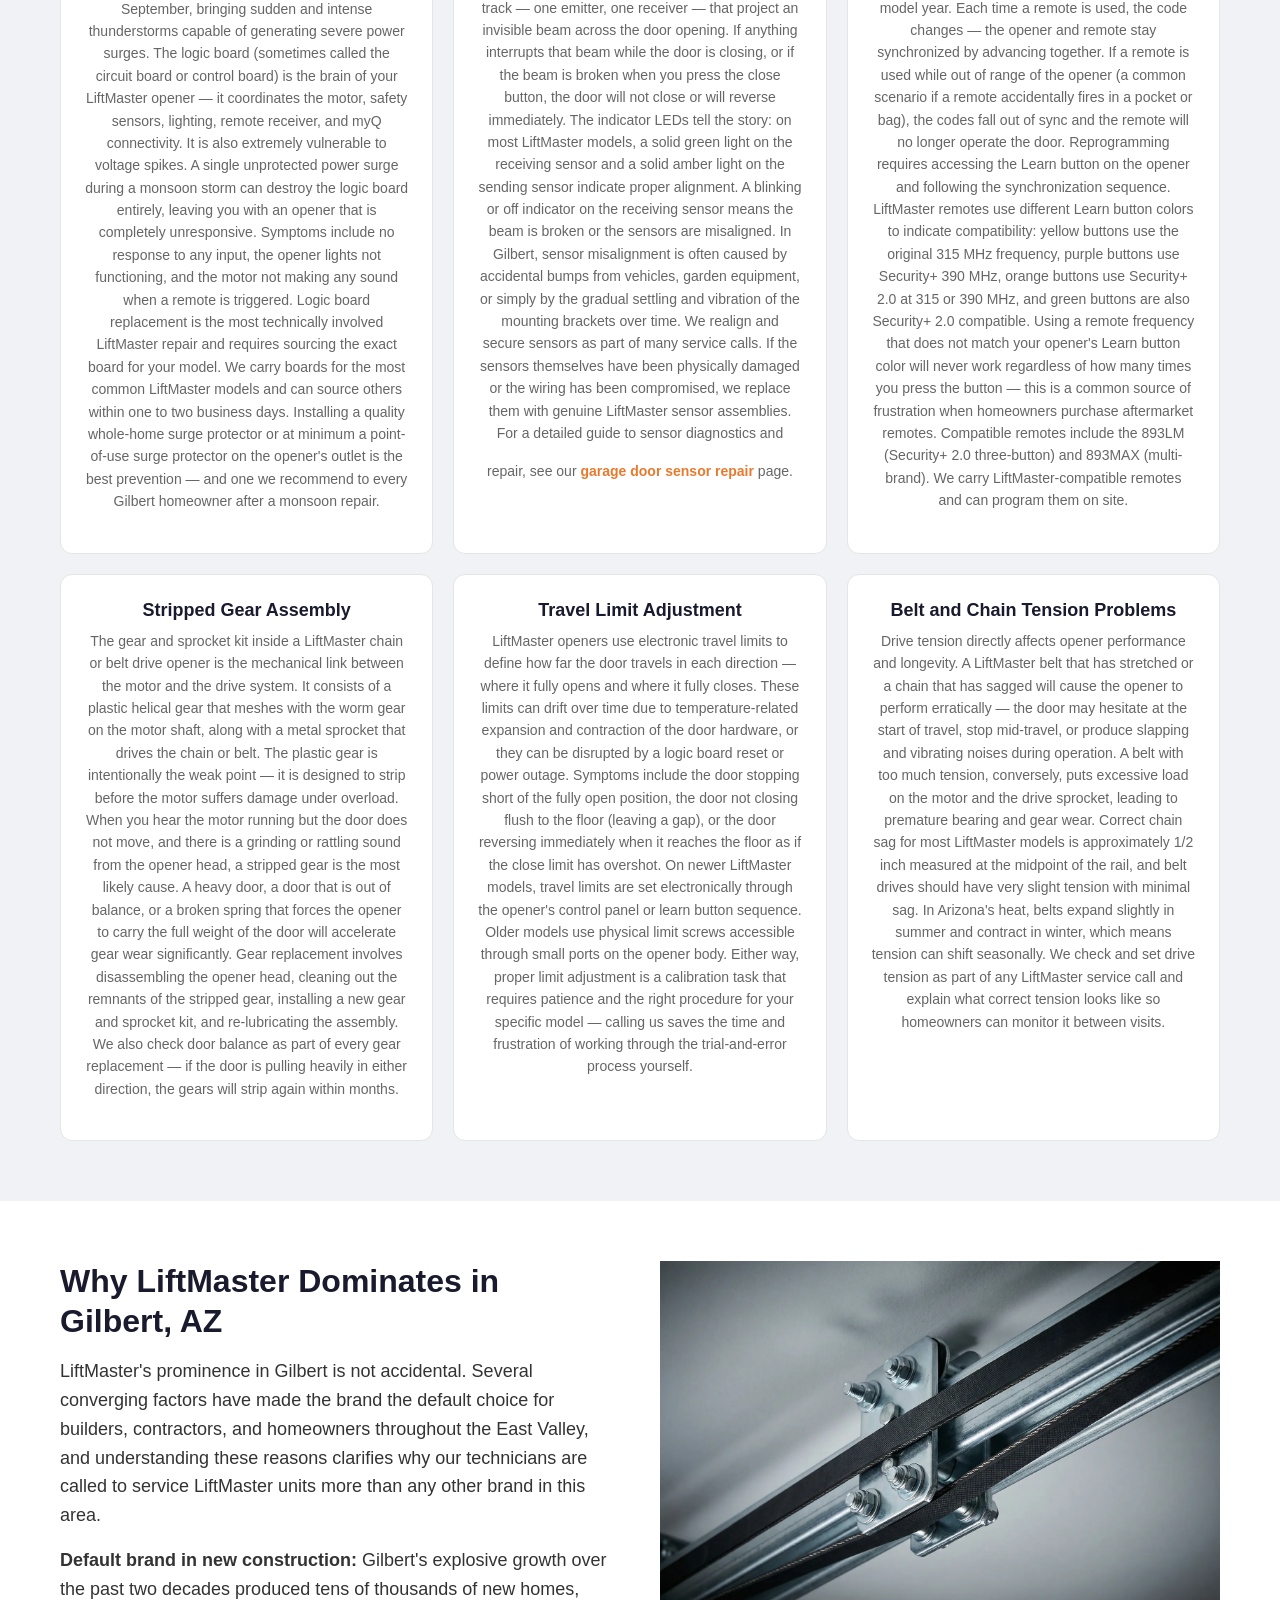
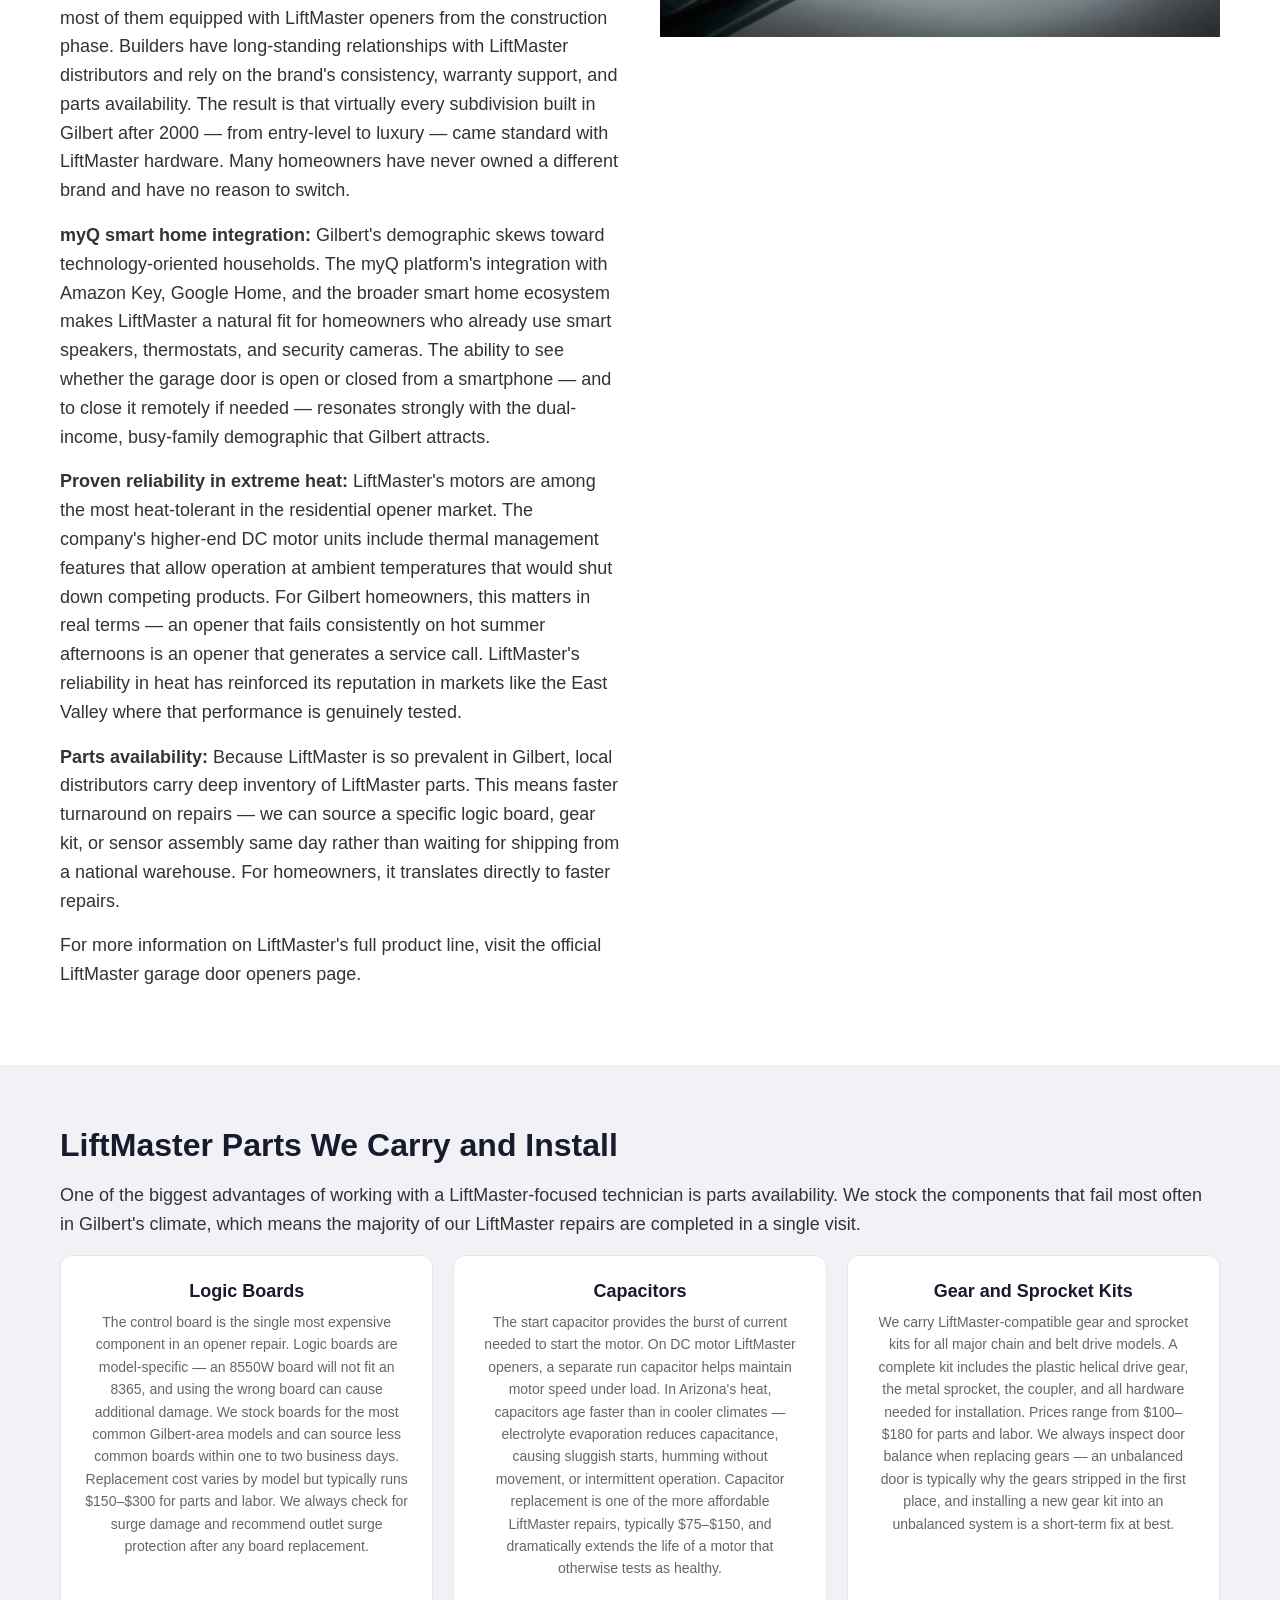
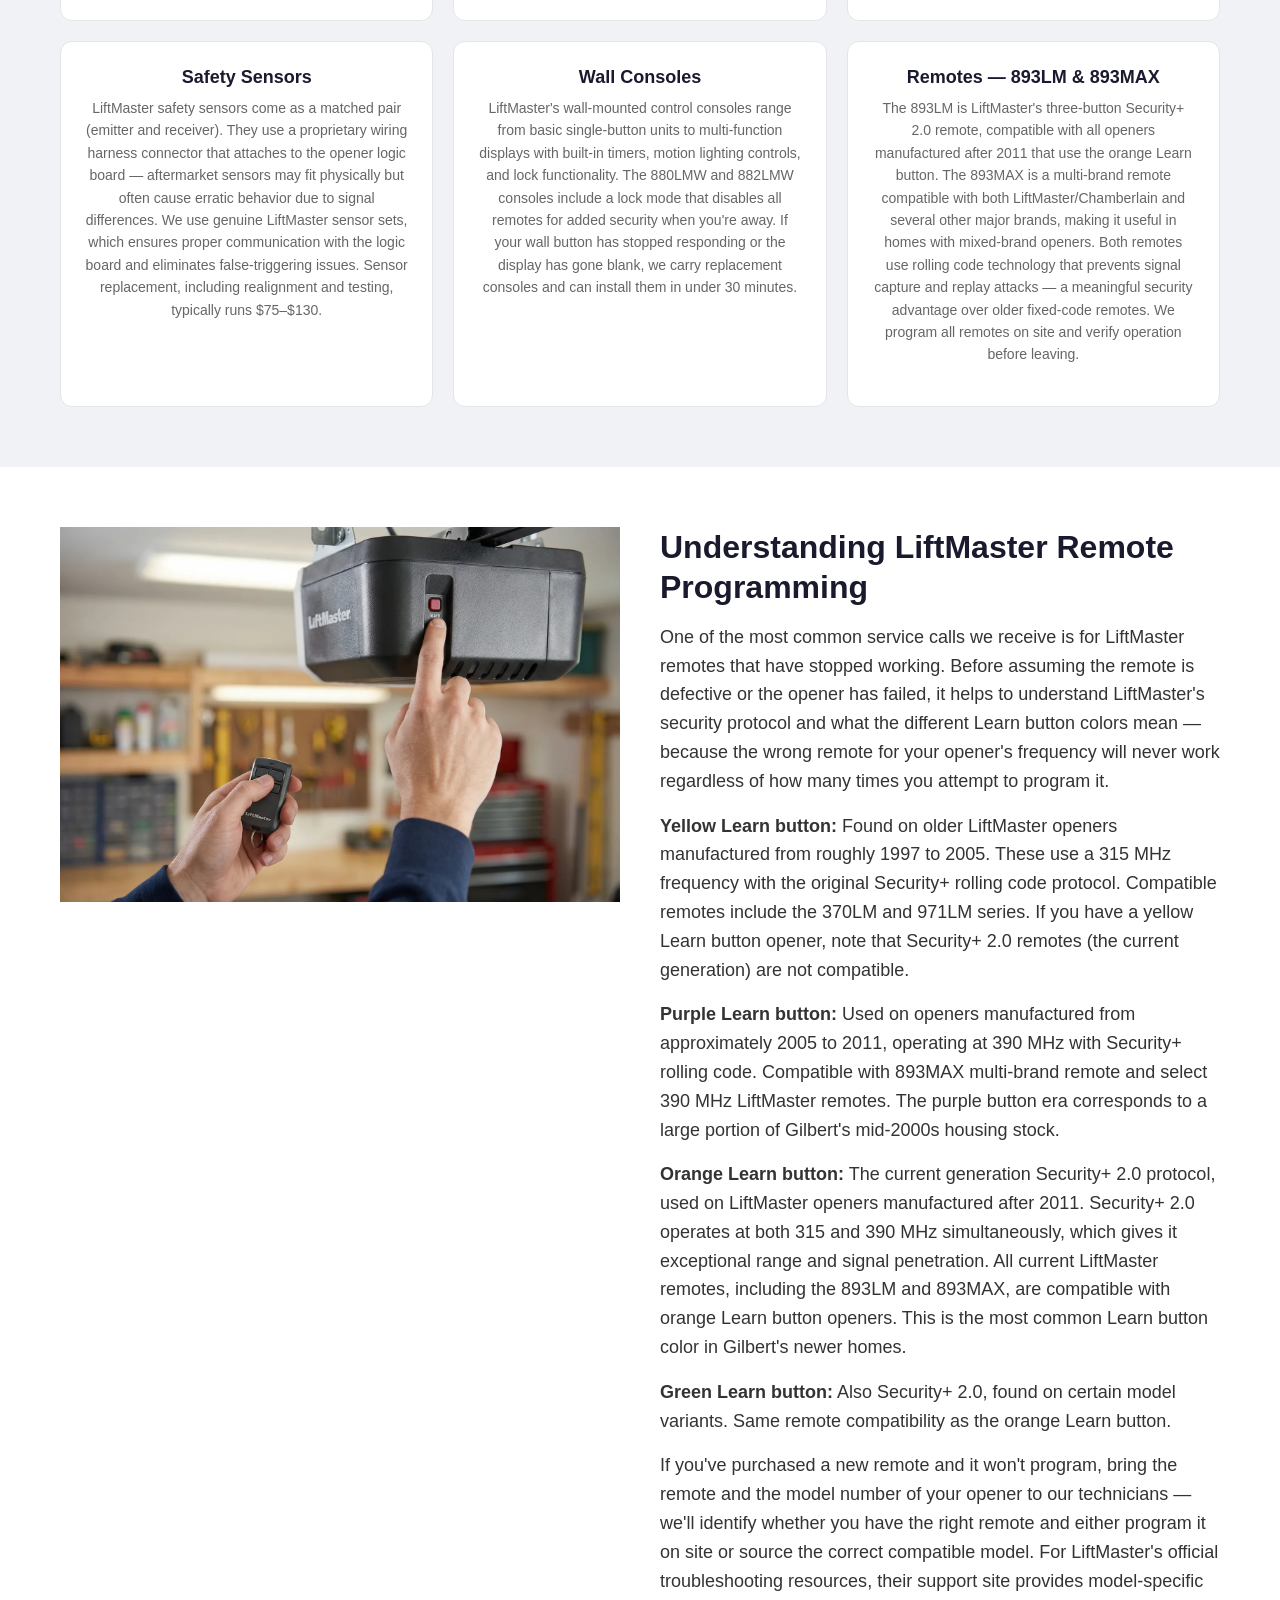
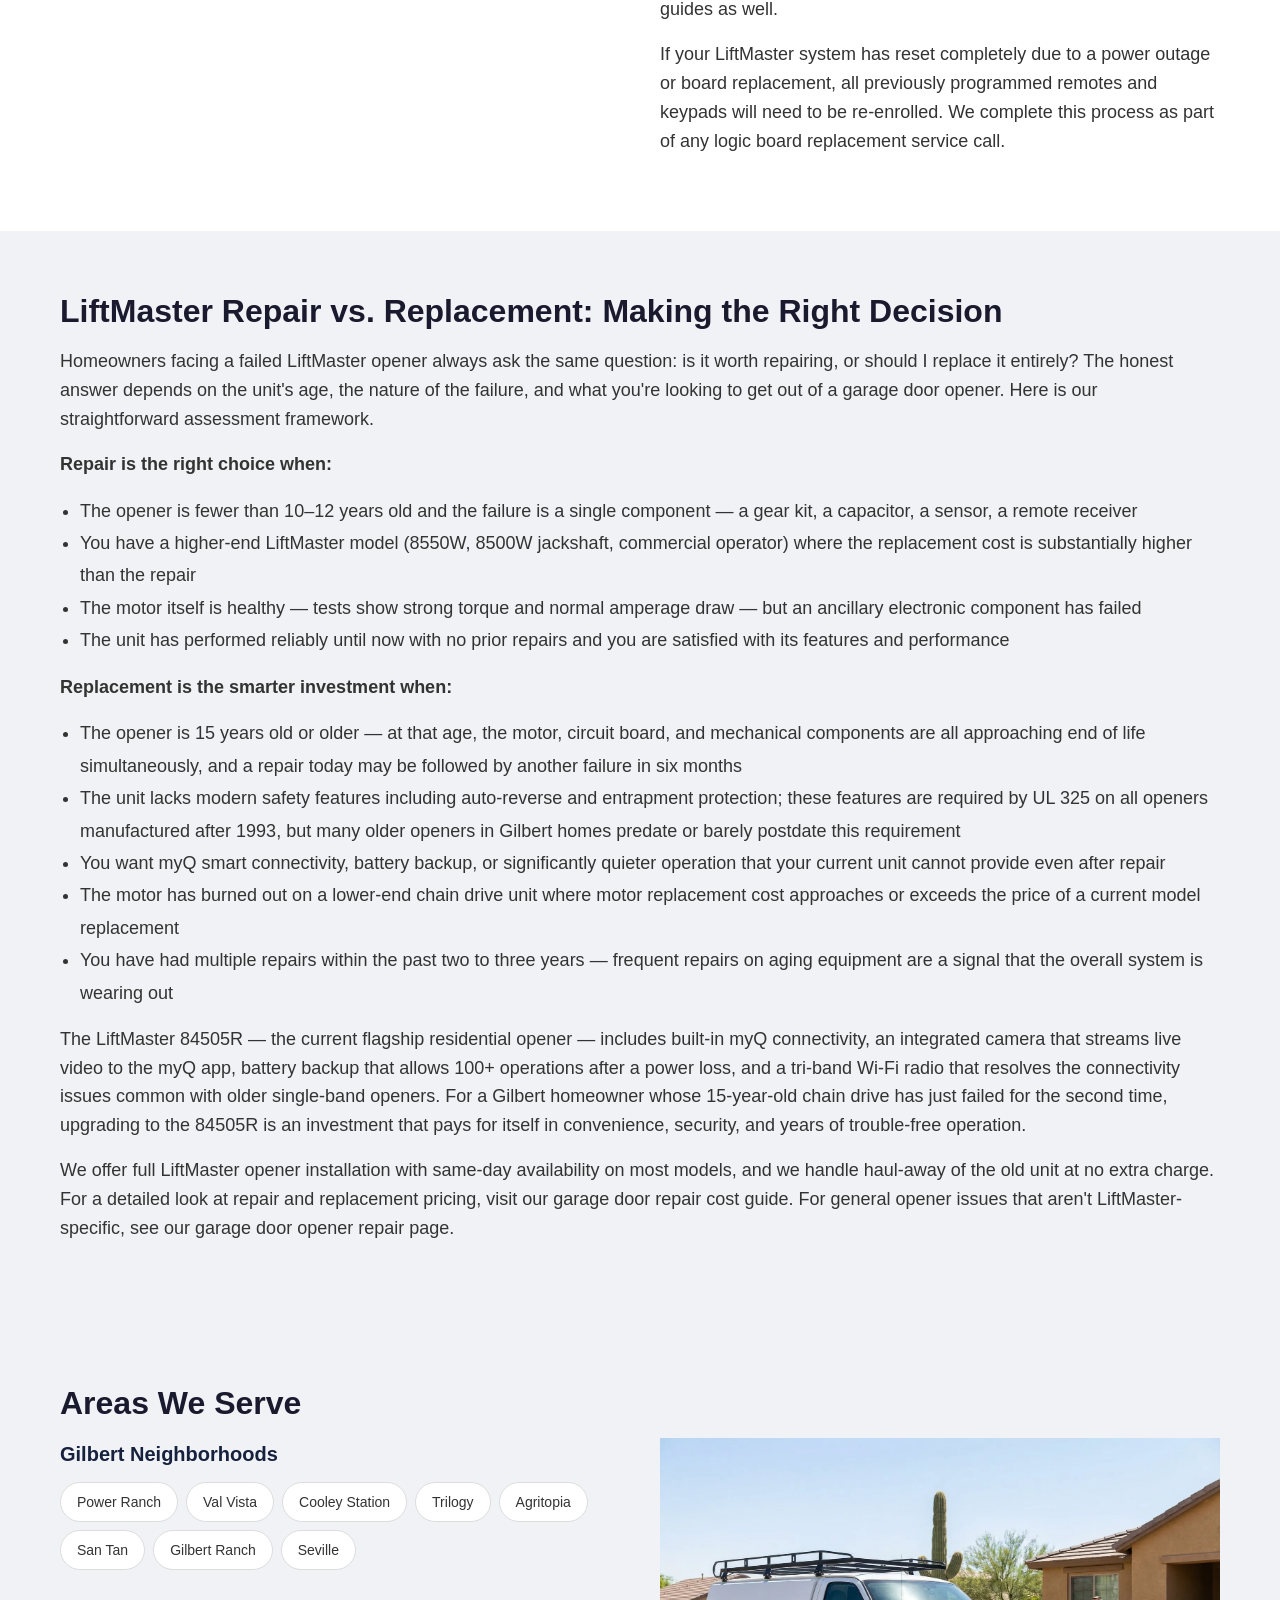
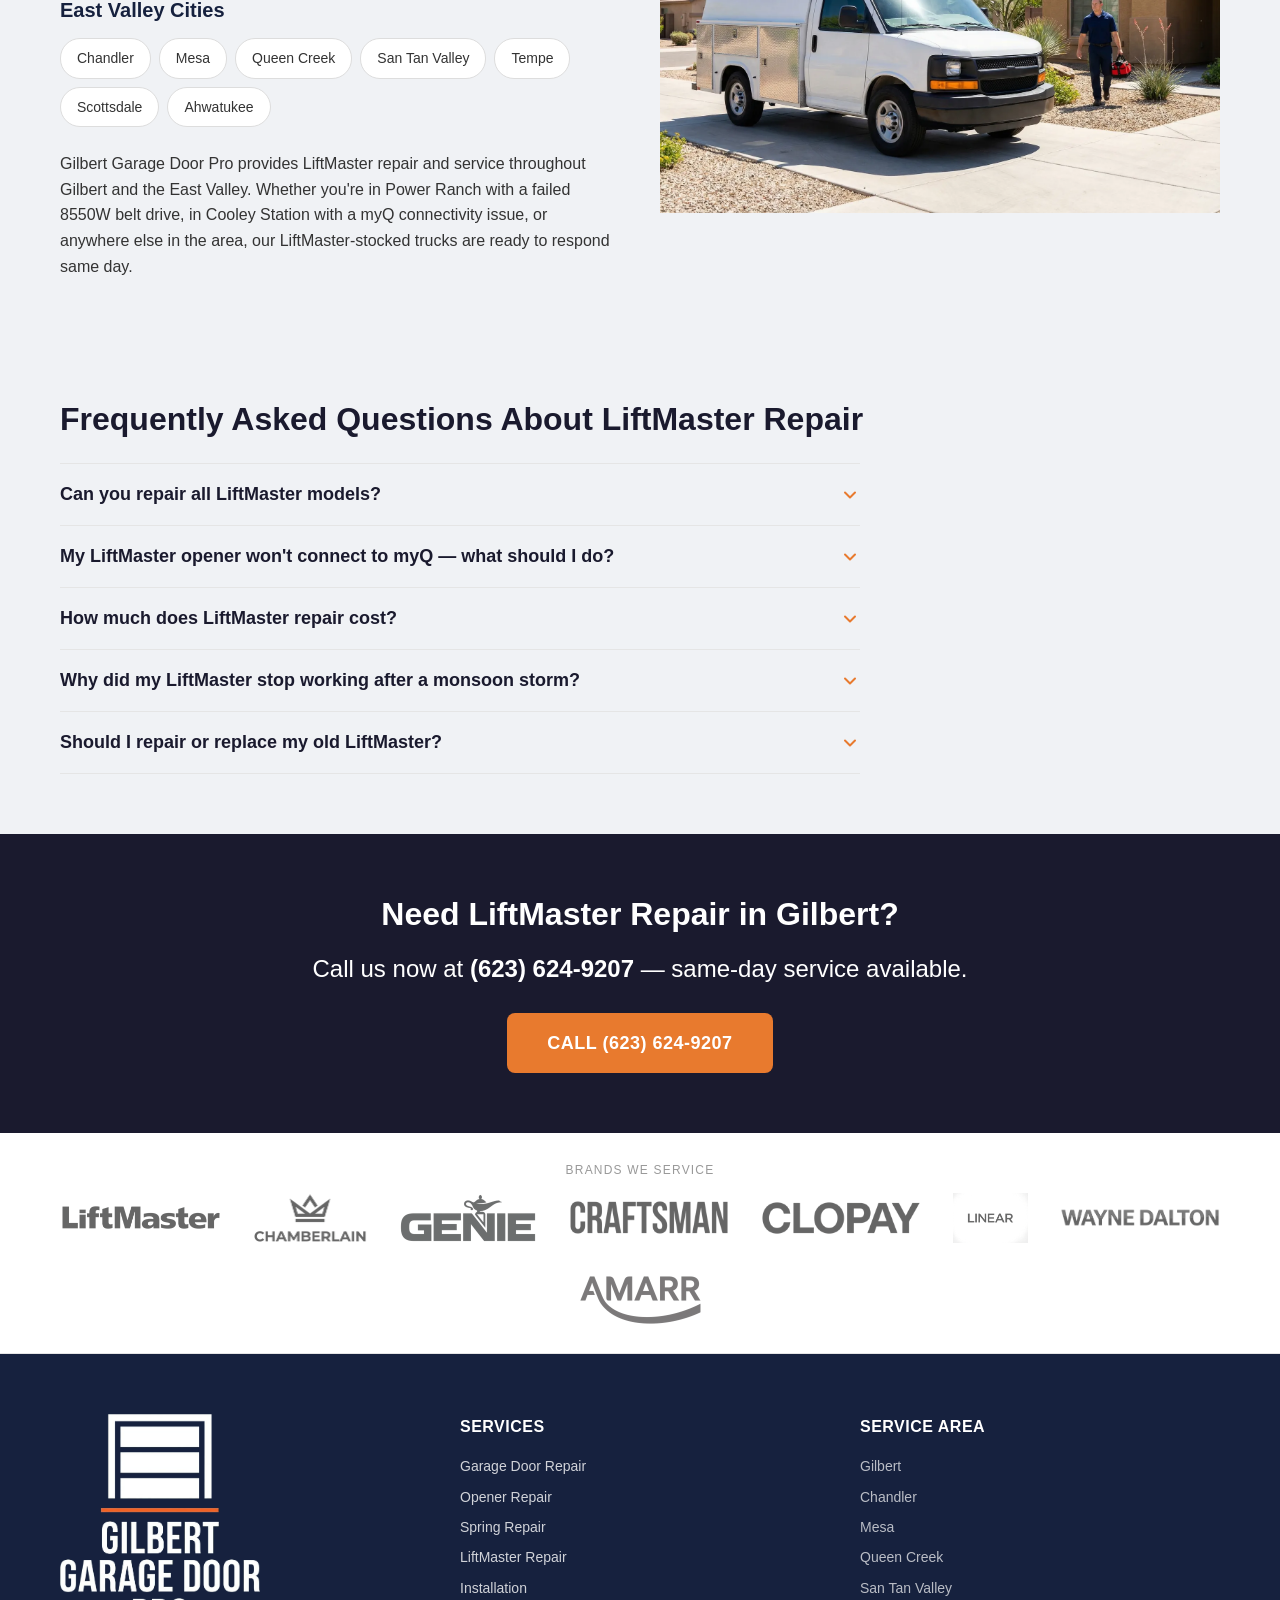
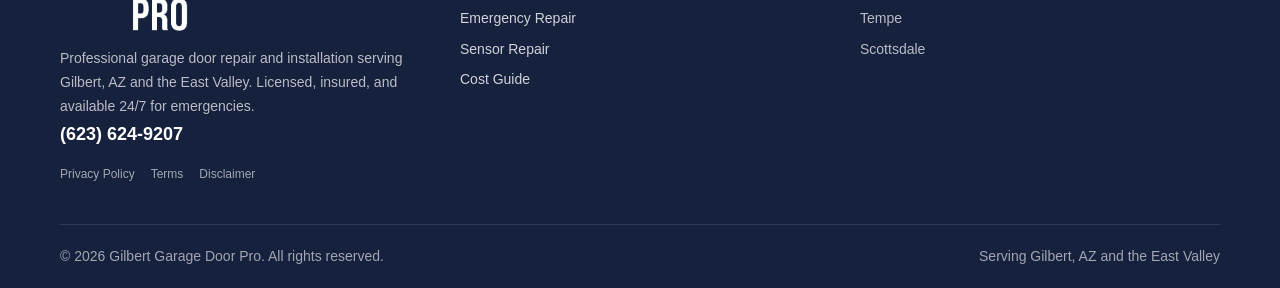
<file: liftmaster-garage-door-repair.html>
<!DOCTYPE html>
<html lang="en">
<head>
<!-- Google Tag Manager -->
<script>(function(w,d,s,l,i){w[l]=w[l]||[];w[l].push({'gtm.start':
new Date().getTime(),event:'gtm.js'});var f=d.getElementsByTagName(s)[0],
j=d.createElement(s),dl=l!='dataLayer'?'&l='+l:'';j.async=true;j.src=
'https://www.googletagmanager.com/gtm.js?id='+i+dl;f.parentNode.insertBefore(j,f);
})(window,document,'script','dataLayer','GTM-MW5MWK5L');</script>
<!-- End Google Tag Manager -->
<!-- Google Analytics 4 -->
<script async src="https://www.googletagmanager.com/gtag/js?id=G-VV5WH1M294"></script>
<script>
  window.dataLayer = window.dataLayer || [];
  function gtag(){dataLayer.push(arguments);}
  gtag('js', new Date());
  gtag('config', 'G-VV5WH1M294');
</script>
<!-- End Google Analytics 4 -->
  <meta charset="UTF-8">
  <meta name="viewport" content="width=device-width, initial-scale=1.0">
  <title>LiftMaster Garage Door Repair Gilbert AZ | Certified Service</title>
  <meta name="description" content="LiftMaster garage door opener repair in Gilbert, AZ. Expert service for all LiftMaster models including myQ smart openers. Same-day repair. Call now.">
  <link rel="canonical" href="https://gilbertgaragedoorpro.com/liftmaster-garage-door-repair.html">
  <meta property="og:title" content="LiftMaster Garage Door Repair Gilbert AZ | Certified Service">
  <meta property="og:description" content="LiftMaster garage door opener repair in Gilbert, AZ. Expert service for all LiftMaster models including myQ smart openers. Same-day repair. Call now.">
  <meta property="og:type" content="website">
  <meta property="og:url" content="https://gilbertgaragedoorpro.com/liftmaster-garage-door-repair.html">
  <meta property="og:image" content="https://gilbertgaragedoorpro.com/images/liftmaster_hero.jpg">
  <link rel="preload" as="image" href="images/liftmaster_hero.jpg">
  <link rel="icon" type="image/png" href="images/favicon.png">
  <link rel="apple-touch-icon" href="images/apple-touch-icon.png">
  <link rel="stylesheet" href="css/style.css">
</head>
<body>
<!-- Google Tag Manager (noscript) -->
<noscript><iframe src="https://www.googletagmanager.com/ns.html?id=GTM-MW5MWK5L"
height="0" width="0" style="display:none;visibility:hidden"></iframe></noscript>
<!-- End Google Tag Manager (noscript) -->

  <!-- Header -->
  <header class="site-header">
    <div class="container">
      <div class="header-inner">
        <a href="index.html" class="logo">
          <img src="images/logo_white.png" alt="Gilbert Garage Door Pro" width="200" height="28">
        </a>
        <nav class="nav-menu">
          <div class="nav-dropdown">
            <button class="nav-dropdown-toggle">Repair Services <svg class="dropdown-arrow" width="12" height="12" viewBox="0 0 12 12"><path d="M3 5L6 8L9 5" stroke="currentColor" stroke-width="1.5" fill="none"/></svg></button>
            <div class="nav-dropdown-menu">
              <a href="garage-door-repair.html">Door Repair</a>
              <a href="garage-door-opener-repair.html">Opener Repair</a>
              <a href="garage-door-spring-repair.html">Spring Repair</a>
              <a href="garage-door-sensor-repair.html">Sensor Repair</a>
              <a href="liftmaster-garage-door-repair.html">LiftMaster Repair</a>
            </div>
          </div>
          <a href="garage-door-installation.html">Installation</a>
          <a href="emergency-garage-door-repair.html">Emergency</a>
          <a href="garage-door-repair-cost.html">Cost Guide</a>
        </nav>

        <a href="tel:+16236249207" class="header-cta btn-primary">Call (623) 624-9207</a>
        <button class="menu-toggle" aria-expanded="false" aria-label="Menu">
          <span></span>
          <span></span>
          <span></span>
        </button>
      </div>
    </div>
  </header>

  <!-- Hero -->
  <section class="hero" style="background-image: url('images/liftmaster_hero.jpg');">
    <div class="hero-overlay">
      <div class="container">
        <div class="hero-split">
          <div class="hero-text">
            <h1>LiftMaster Garage Door Repair in Gilbert, AZ</h1>
            <p class="hero-subtitle">Certified service for all LiftMaster models — belt drive, chain drive, wall-mount, and myQ smart openers. Same-day availability throughout Gilbert and the East Valley.</p>
            <a href="tel:+16236249207" class="btn-primary">Call (623) 624-9207</a>
          </div>
          <div class="hero-form">
            <form class="contact-form" id="hero-form" action="#" method="POST" aria-label="Request garage door service">
              <div class="form__fields">
                <input type="text" name="name" placeholder="Your Name" required autocomplete="name">
                <input type="tel" name="phone" placeholder="Phone Number" required autocomplete="tel">
                <input type="email" name="email" placeholder="Email (optional)" autocomplete="email">
                <select name="service">
                  <option value="">Select a Service</option>
                  <option value="Garage Door Repair">Garage Door Repair</option>
                  <option value="Opener Repair">Opener Repair</option>
                  <option value="Spring Repair">Spring Repair</option>
                  <option value="LiftMaster Repair">LiftMaster Repair</option>
                  <option value="Installation">Installation</option>
                  <option value="Emergency Repair">Emergency Repair</option>
                  <option value="Sensor Repair">Sensor Repair</option>
                  <option value="Other">Other</option>
                </select>
                <textarea name="issue" placeholder="Describe your issue (broken spring, noisy opener, etc.)" rows="3"></textarea>
                <div class="form__checkbox">
                  <input type="checkbox" id="hero-form-optin" name="optin" required>
                  <label for="hero-form-optin">I agree to receive calls and texts about my service request. View our <a href="privacy-policy.html">Privacy Policy</a>.</label>
                </div>
                <input type="hidden" name="page_source" value="liftmaster-repair">
                <input type="hidden" name="form_id" value="hero-form">
                <input type="hidden" name="site" value="gilbertgaragedoorpro.com">
                <input type="hidden" name="timestamp" value="">
                <button type="submit" class="btn-primary">Get a Free Estimate Now</button>
              </div>
              <div class="form__success" aria-live="polite"></div>
            </form>
          </div>
        </div>
      </div>
    </div>
  </section>

  <!-- Trust Bar -->
  <section class="trust-bar">
    <div class="container">
      <div class="trust-item">
        <picture>
          <source srcset="images/badges/badge_licensed.webp" type="image/webp">
          <img src="images/badges/badge_licensed.png" alt="Licensed and Insured" width="80" height="80" loading="lazy">
        </picture>
        <span class="trust-label">Licensed &amp; Insured</span>
      </div>
      <div class="trust-item">
        <picture>
          <source srcset="images/badges/badge_emergency.webp" type="image/webp">
          <img src="images/badges/badge_emergency.png" alt="24/7 Emergency Service" width="80" height="80" loading="lazy">
        </picture>
        <span class="trust-label">24/7 Emergency</span>
      </div>
      <div class="trust-item">
        <picture>
          <source srcset="images/badges/badge_rated.webp" type="image/webp">
          <img src="images/badges/badge_rated.png" alt="5 Star Rated" width="80" height="80" loading="lazy">
        </picture>
        <span class="trust-label">5-Star Rated</span>
      </div>
      <div class="trust-item">
        <picture>
          <source srcset="images/badges/badge_sameday.webp" type="image/webp">
          <img src="images/badges/badge_sameday.png" alt="Same Day Service" width="80" height="80" loading="lazy">
        </picture>
        <span class="trust-label">Same-Day Service</span>
      </div>
    </div>
  </section>

  <!-- Breadcrumb -->
  <nav aria-label="Breadcrumb" class="breadcrumb">
    <div class="container">
      <a href="/">Home</a> &rsaquo; <span>LiftMaster Garage Door Repair</span>
    </div>
  </nav>

  <!-- Intro Content -->
  <section class="content-section">
    <div class="container">
      <div class="content-grid">
        <div>
          <h2>Gilbert's LiftMaster Repair Specialists</h2>
          <p>LiftMaster is the most widely installed garage door opener brand in the United States, and in Gilbert that dominance is even more pronounced. The vast majority of homes built in the East Valley over the last two decades came equipped with a LiftMaster opener from the factory — it was, and remains, the builder's brand of choice throughout subdivisions like Power Ranch, Cooley Station, Trilogy, and Seville. That means when a garage door opener in Gilbert stops working, there is a better than even chance it is a LiftMaster unit on the ceiling.</p>

          <p>Knowing a brand name is not the same as knowing how to repair it. LiftMaster produces dozens of distinct models across multiple product lines, each with its own logic board architecture, drive system, safety sensor configuration, and remote frequency. The belt drive 8550W behaves very differently than the jackshaft 8500W, and both differ substantially from an older chain drive 8365. At Gilbert Garage Door Pro, our technicians work on LiftMaster systems daily. We carry LiftMaster-specific parts on our trucks, including logic boards, gear and sprocket kits, safety sensors, capacitors, and wall consoles. When we arrive at your home, we are prepared to diagnose and repair your specific unit on the spot — not order a part and schedule a follow-up visit.</p>

          <p>If your LiftMaster has stopped responding, is making unusual noises, or lost its myQ connectivity after a power surge, call us now at <a href="tel:+16236249207">(623) 624-9207</a>. For urgent failures where your door is stuck open or your car is trapped, we offer <a href="emergency-garage-door-repair.html">24/7 emergency LiftMaster repair</a> throughout Gilbert and the East Valley.</p>
        </div>
        <div>
          <picture>
            <source srcset="images/webp/liftmaster_hero.webp" type="image/webp">
            <img src="images/liftmaster_hero.jpg" alt="LiftMaster garage door opener installed in a Gilbert, AZ home" loading="lazy" width="600" height="400">
          </picture>
        </div>
      </div>
    </div>
  </section>

  <!-- LiftMaster Model Guide -->
  <section class="content-section alt-bg">
    <div class="container">
      <h2>LiftMaster Models We Service in Gilbert</h2>
      <p>LiftMaster's residential lineup spans several distinct product families. Understanding which unit you have is the first step in accurate diagnosis. Here is an in-depth look at the models most commonly found in Gilbert homes and what distinguishes each one.</p>

      <div class="services-grid">
        <div class="service-card">
          <h3>Belt Drive — 8550W &amp; 8500W</h3>
          <p>The 8550W is LiftMaster's flagship belt drive ceiling-mount opener, and for good reason. It uses a DC motor paired with a reinforced belt for exceptionally quiet operation — a major selling point for attached garages adjacent to living spaces or bedrooms. The unit includes battery backup (critical in Arizona monsoon season when power outages are common), myQ Wi-Fi connectivity built in, and a built-in LED lighting system. The 8500W shares the belt drive architecture in a different form factor optimized for certain rail configurations. Common failure points on these models include logic board damage from power surges, belt tension loss over time, and the DC motor capacitor weakening after years of heat cycling. When diagnosing an 8550W or 8500W that won't respond, we check the capacitor first — it is the most frequent culprit on DC motor openers and a straightforward, cost-effective repair.</p>
        </div>
        <div class="service-card">
          <h3>Chain Drive — 8365</h3>
          <p>The 8365 is LiftMaster's reliable workhorse chain drive opener. It lacks the quiet operation of the belt drive models, but it compensates with durability and a lower cost of ownership. Chain drives handle the extreme heat of Arizona garages slightly better than belt drives because metal chains do not degrade from UV exposure the way rubber belts do. The 8365 is one of the most common openers we encounter in Gilbert homes built between 2000 and 2015. The most frequent repairs on this model are chain tension adjustment, gear and sprocket kit replacement (the plastic drive gears are the wear component by design), and safety sensor realignment. The chain on an 8365 should have approximately half an inch of sag at the midpoint of the rail — too tight causes motor strain, too loose causes slapping and erratic door movement. We set this correctly every time.</p>
        </div>
        <div class="service-card">
          <h3>Wall-Mount Jackshaft — 8500 Series</h3>
          <p>The LiftMaster 8500 jackshaft opener is a fundamentally different design from ceiling-mount units. Rather than hanging from a rail, it mounts directly to the wall beside the garage door and drives the torsion bar directly. This frees up the entire ceiling — a significant advantage in garages used for storage, workshops, or vehicles with roof-mounted accessories. The 8500 series is also extremely quiet because there is no vibrating rail above the door. These units are popular in Gilbert's newer custom-built homes and in garages with high-lift or vertical-lift track configurations. Because the jackshaft interfaces directly with the <a href="garage-door-spring-repair.html">torsion spring</a> assembly, repair requires understanding spring mechanics as well as opener electronics. Our technicians are trained on jackshaft systems specifically and always verify spring balance as part of any 8500 series service call.</p>
        </div>
        <div class="service-card">
          <h3>myQ Smart Opener Series</h3>
          <p>LiftMaster's myQ platform is the company's answer to the smart home era, and it has become the defining feature of their current product lineup. The myQ app allows homeowners to open, close, and monitor their garage door from anywhere with a smartphone — receive push notifications if the door is left open, grant access to delivery drivers without handing over a remote, and check door status at any time. The myQ ecosystem also integrates with Amazon Key for in-garage delivery, Google Home, and Apple HomeKit (via separate HomeKit bridge accessory). In Gilbert's newer developments, many homes arrive with myQ-enabled openers as standard. The most common myQ issues we address are Wi-Fi connectivity failures (often caused by weak signal in the garage or a failed Wi-Fi communication board), the myQ app not showing real-time door status, and logic board failure that disables the smart features entirely. A poor Wi-Fi connection can often be resolved with a Wi-Fi extender; a failed communication board requires part replacement.</p>
        </div>
      </div>
    </div>
  </section>

  <!-- myQ Deep Dive with Image -->
  <section class="content-section">
    <div class="container">
      <div class="content-grid">
        <div>
          <picture>
            <source srcset="images/webp/liftmaster_myq.webp" type="image/webp">
            <img src="images/liftmaster_myq.jpg" alt="LiftMaster myQ smart garage door opener with smartphone app control for Gilbert, AZ homeowners" loading="lazy" width="600" height="400">
          </picture>
        </div>
        <div>
          <h2>myQ Smart Platform: What Can Go Wrong</h2>
          <p>The myQ platform adds tremendous convenience, but it also adds complexity — and more components that can fail. Understanding the architecture helps explain why myQ issues occur and what is required to fix them.</p>

          <p>A myQ-enabled opener connects to your home network via a built-in 2.4 GHz Wi-Fi module on the logic board. The opener communicates with LiftMaster's cloud servers, which relay commands and status updates to the myQ mobile app. This means that a myQ failure can occur at several points: the Wi-Fi module on the opener itself, the router or access point signal in the garage, the LiftMaster server connection, or the smartphone app configuration.</p>

          <p>In Gilbert, the most common myQ connectivity issue is insufficient Wi-Fi signal in the garage. Many Gilbert homes are long and narrow, with the garage at the front and the primary router at the back of the house. By the time the 2.4 GHz signal travels through multiple interior walls to reach the garage opener, it may be too weak for a reliable connection. A quality mesh extender or a dedicated access point in the garage resolves this entirely without any opener repair.</p>

          <p>When signal strength is adequate but the opener still won't connect, the Wi-Fi communication board inside the opener has likely failed. This is a more common failure than most homeowners expect — the board is exposed to the same heat that damages other electronic components. Replacing the communication module restores full myQ functionality. We also see cases where the myQ account becomes desynced from the device after a logic board replacement; re-registering the device in the app resolves that quickly.</p>

          <p>For homeowners interested in adding myQ to an older LiftMaster that lacks built-in Wi-Fi, LiftMaster makes the myQ Smart Garage Hub (model MYQ-G0401), a plug-in device that adds myQ connectivity to compatible openers manufactured after 1993. We can assess whether your existing opener is compatible and install the hub if it is.</p>
        </div>
      </div>
    </div>
  </section>

  <!-- Common LiftMaster Problems -->
  <section class="content-section alt-bg">
    <div class="container">
      <h2>Common LiftMaster Problems in Gilbert, AZ</h2>
      <p>LiftMaster builds reliable equipment, but no mechanical or electronic system is immune to wear, heat damage, and the electrical environment of an Arizona home. These are the failure modes we see most often on LiftMaster units in the Gilbert area.</p>

      <div class="services-grid">
        <div class="service-card">
          <h3>Logic Board Failure from Power Surges</h3>
          <p>Arizona's monsoon season runs from June through September, bringing sudden and intense thunderstorms capable of generating severe power surges. The logic board (sometimes called the circuit board or control board) is the brain of your LiftMaster opener — it coordinates the motor, safety sensors, lighting, remote receiver, and myQ connectivity. It is also extremely vulnerable to voltage spikes. A single unprotected power surge during a monsoon storm can destroy the logic board entirely, leaving you with an opener that is completely unresponsive. Symptoms include no response to any input, the opener lights not functioning, and the motor not making any sound when a remote is triggered. Logic board replacement is the most technically involved LiftMaster repair and requires sourcing the exact board for your model. We carry boards for the most common LiftMaster models and can source others within one to two business days. Installing a quality whole-home surge protector or at minimum a point-of-use surge protector on the opener's outlet is the best prevention — and one we recommend to every Gilbert homeowner after a monsoon repair.</p>
        </div>
        <div class="service-card">
          <h3>Safety Sensor Misalignment</h3>
          <p>LiftMaster's safety reversal system relies on two infrared sensors mounted at the base of the door track — one emitter, one receiver — that project an invisible beam across the door opening. If anything interrupts that beam while the door is closing, or if the beam is broken when you press the close button, the door will not close or will reverse immediately. The indicator LEDs tell the story: on most LiftMaster models, a solid green light on the receiving sensor and a solid amber light on the sending sensor indicate proper alignment. A blinking or off indicator on the receiving sensor means the beam is broken or the sensors are misaligned. In Gilbert, sensor misalignment is often caused by accidental bumps from vehicles, garden equipment, or simply by the gradual settling and vibration of the mounting brackets over time. We realign and secure sensors as part of many service calls. If the sensors themselves have been physically damaged or the wiring has been compromised, we replace them with genuine LiftMaster sensor assemblies. For a detailed guide to sensor diagnostics and repair, see our <a href="garage-door-sensor-repair.html">garage door sensor repair</a> page.</p>
        </div>
        <div class="service-card">
          <h3>Remote Programming Lost</h3>
          <p>LiftMaster uses a rolling code security protocol called Security+ or Security+ 2.0, depending on the model year. Each time a remote is used, the code changes — the opener and remote stay synchronized by advancing together. If a remote is used while out of range of the opener (a common scenario if a remote accidentally fires in a pocket or bag), the codes fall out of sync and the remote will no longer operate the door. Reprogramming requires accessing the Learn button on the opener and following the synchronization sequence. LiftMaster remotes use different Learn button colors to indicate compatibility: yellow buttons use the original 315 MHz frequency, purple buttons use Security+ 390 MHz, orange buttons use Security+ 2.0 at 315 or 390 MHz, and green buttons are also Security+ 2.0 compatible. Using a remote frequency that does not match your opener's Learn button color will never work regardless of how many times you press the button — this is a common source of frustration when homeowners purchase aftermarket remotes. Compatible remotes include the 893LM (Security+ 2.0 three-button) and 893MAX (multi-brand). We carry LiftMaster-compatible remotes and can program them on site.</p>
        </div>
        <div class="service-card">
          <h3>Stripped Gear Assembly</h3>
          <p>The gear and sprocket kit inside a LiftMaster chain or belt drive opener is the mechanical link between the motor and the drive system. It consists of a plastic helical gear that meshes with the worm gear on the motor shaft, along with a metal sprocket that drives the chain or belt. The plastic gear is intentionally the weak point — it is designed to strip before the motor suffers damage under overload. When you hear the motor running but the door does not move, and there is a grinding or rattling sound from the opener head, a stripped gear is the most likely cause. A heavy door, a door that is out of balance, or a broken spring that forces the opener to carry the full weight of the door will accelerate gear wear significantly. Gear replacement involves disassembling the opener head, cleaning out the remnants of the stripped gear, installing a new gear and sprocket kit, and re-lubricating the assembly. We also check door balance as part of every gear replacement — if the door is pulling heavily in either direction, the gears will strip again within months.</p>
        </div>
        <div class="service-card">
          <h3>Travel Limit Adjustment</h3>
          <p>LiftMaster openers use electronic travel limits to define how far the door travels in each direction — where it fully opens and where it fully closes. These limits can drift over time due to temperature-related expansion and contraction of the door hardware, or they can be disrupted by a logic board reset or power outage. Symptoms include the door stopping short of the fully open position, the door not closing flush to the floor (leaving a gap), or the door reversing immediately when it reaches the floor as if the close limit has overshot. On newer LiftMaster models, travel limits are set electronically through the opener's control panel or learn button sequence. Older models use physical limit screws accessible through small ports on the opener body. Either way, proper limit adjustment is a calibration task that requires patience and the right procedure for your specific model — calling us saves the time and frustration of working through the trial-and-error process yourself.</p>
        </div>
        <div class="service-card">
          <h3>Belt and Chain Tension Problems</h3>
          <p>Drive tension directly affects opener performance and longevity. A LiftMaster belt that has stretched or a chain that has sagged will cause the opener to perform erratically — the door may hesitate at the start of travel, stop mid-travel, or produce slapping and vibrating noises during operation. A belt with too much tension, conversely, puts excessive load on the motor and the drive sprocket, leading to premature bearing and gear wear. Correct chain sag for most LiftMaster models is approximately 1/2 inch measured at the midpoint of the rail, and belt drives should have very slight tension with minimal sag. In Arizona's heat, belts expand slightly in summer and contract in winter, which means tension can shift seasonally. We check and set drive tension as part of any LiftMaster service call and explain what correct tension looks like so homeowners can monitor it between visits.</p>
        </div>
      </div>
    </div>
  </section>

  <!-- Why LiftMaster in Gilbert -->
  <section class="content-section">
    <div class="container">
      <div class="content-grid">
        <div>
          <h2>Why LiftMaster Dominates in Gilbert, AZ</h2>
          <p>LiftMaster's prominence in Gilbert is not accidental. Several converging factors have made the brand the default choice for builders, contractors, and homeowners throughout the East Valley, and understanding these reasons clarifies why our technicians are called to service LiftMaster units more than any other brand in this area.</p>

          <p><strong>Default brand in new construction:</strong> Gilbert's explosive growth over the past two decades produced tens of thousands of new homes, most of them equipped with LiftMaster openers from the construction phase. Builders have long-standing relationships with LiftMaster distributors and rely on the brand's consistency, warranty support, and parts availability. The result is that virtually every subdivision built in Gilbert after 2000 — from entry-level to luxury — came standard with LiftMaster hardware. Many homeowners have never owned a different brand and have no reason to switch.</p>

          <p><strong>myQ smart home integration:</strong> Gilbert's demographic skews toward technology-oriented households. The myQ platform's integration with Amazon Key, Google Home, and the broader smart home ecosystem makes LiftMaster a natural fit for homeowners who already use smart speakers, thermostats, and security cameras. The ability to see whether the garage door is open or closed from a smartphone — and to close it remotely if needed — resonates strongly with the dual-income, busy-family demographic that Gilbert attracts.</p>

          <p><strong>Proven reliability in extreme heat:</strong> LiftMaster's motors are among the most heat-tolerant in the residential opener market. The company's higher-end DC motor units include thermal management features that allow operation at ambient temperatures that would shut down competing products. For Gilbert homeowners, this matters in real terms — an opener that fails consistently on hot summer afternoons is an opener that generates a service call. LiftMaster's reliability in heat has reinforced its reputation in markets like the East Valley where that performance is genuinely tested.</p>

          <p><strong>Parts availability:</strong> Because LiftMaster is so prevalent in Gilbert, local distributors carry deep inventory of LiftMaster parts. This means faster turnaround on repairs — we can source a specific logic board, gear kit, or sensor assembly same day rather than waiting for shipping from a national warehouse. For homeowners, it translates directly to faster repairs.</p>

          <p>For more information on LiftMaster's full product line, visit the official <a href="https://www.liftmaster.com/garage-door-openers" target="_blank" rel="noopener">LiftMaster garage door openers page</a>.</p>
        </div>
        <div>
          <picture>
            <source srcset="images/webp/liftmaster_belt.webp" type="image/webp">
            <img src="images/liftmaster_belt.jpg" alt="LiftMaster belt drive opener installed on a Gilbert, AZ garage ceiling showing quiet operation hardware" loading="lazy" width="600" height="400">
          </picture>
        </div>
      </div>
    </div>
  </section>

  <!-- LiftMaster Parts -->
  <section class="content-section alt-bg">
    <div class="container">
      <h2>LiftMaster Parts We Carry and Install</h2>
      <p>One of the biggest advantages of working with a LiftMaster-focused technician is parts availability. We stock the components that fail most often in Gilbert's climate, which means the majority of our LiftMaster repairs are completed in a single visit.</p>

      <div class="services-grid">
        <div class="service-card">
          <h3>Logic Boards</h3>
          <p>The control board is the single most expensive component in an opener repair. Logic boards are model-specific — an 8550W board will not fit an 8365, and using the wrong board can cause additional damage. We stock boards for the most common Gilbert-area models and can source less common boards within one to two business days. Replacement cost varies by model but typically runs $150–$300 for parts and labor. We always check for surge damage and recommend outlet surge protection after any board replacement.</p>
        </div>
        <div class="service-card">
          <h3>Capacitors</h3>
          <p>The start capacitor provides the burst of current needed to start the motor. On DC motor LiftMaster openers, a separate run capacitor helps maintain motor speed under load. In Arizona's heat, capacitors age faster than in cooler climates — electrolyte evaporation reduces capacitance, causing sluggish starts, humming without movement, or intermittent operation. Capacitor replacement is one of the more affordable LiftMaster repairs, typically $75–$150, and dramatically extends the life of a motor that otherwise tests as healthy.</p>
        </div>
        <div class="service-card">
          <h3>Gear and Sprocket Kits</h3>
          <p>We carry LiftMaster-compatible gear and sprocket kits for all major chain and belt drive models. A complete kit includes the plastic helical drive gear, the metal sprocket, the coupler, and all hardware needed for installation. Prices range from $100–$180 for parts and labor. We always inspect door balance when replacing gears — an unbalanced door is typically why the gears stripped in the first place, and installing a new gear kit into an unbalanced system is a short-term fix at best.</p>
        </div>
        <div class="service-card">
          <h3>Safety Sensors</h3>
          <p>LiftMaster safety sensors come as a matched pair (emitter and receiver). They use a proprietary wiring harness connector that attaches to the opener logic board — aftermarket sensors may fit physically but often cause erratic behavior due to signal differences. We use genuine LiftMaster sensor sets, which ensures proper communication with the logic board and eliminates false-triggering issues. Sensor replacement, including realignment and testing, typically runs $75–$130.</p>
        </div>
        <div class="service-card">
          <h3>Wall Consoles</h3>
          <p>LiftMaster's wall-mounted control consoles range from basic single-button units to multi-function displays with built-in timers, motion lighting controls, and lock functionality. The 880LMW and 882LMW consoles include a lock mode that disables all remotes for added security when you're away. If your wall button has stopped responding or the display has gone blank, we carry replacement consoles and can install them in under 30 minutes.</p>
        </div>
        <div class="service-card">
          <h3>Remotes — 893LM &amp; 893MAX</h3>
          <p>The 893LM is LiftMaster's three-button Security+ 2.0 remote, compatible with all openers manufactured after 2011 that use the orange Learn button. The 893MAX is a multi-brand remote compatible with both LiftMaster/Chamberlain and several other major brands, making it useful in homes with mixed-brand openers. Both remotes use rolling code technology that prevents signal capture and replay attacks — a meaningful security advantage over older fixed-code remotes. We program all remotes on site and verify operation before leaving.</p>
        </div>
      </div>
    </div>
  </section>

  <!-- Remote Programming Visual -->
  <section class="content-section">
    <div class="container">
      <div class="content-grid">
        <div>
          <picture>
            <source srcset="images/webp/liftmaster_programming.webp" type="image/webp">
            <img src="images/liftmaster_programming.jpg" alt="LiftMaster garage door opener learn button programming process for remote syncing in Gilbert, AZ" loading="lazy" width="600" height="400">
          </picture>
        </div>
        <div>
          <h2>Understanding LiftMaster Remote Programming</h2>
          <p>One of the most common service calls we receive is for LiftMaster remotes that have stopped working. Before assuming the remote is defective or the opener has failed, it helps to understand LiftMaster's security protocol and what the different Learn button colors mean — because the wrong remote for your opener's frequency will never work regardless of how many times you attempt to program it.</p>

          <p><strong>Yellow Learn button:</strong> Found on older LiftMaster openers manufactured from roughly 1997 to 2005. These use a 315 MHz frequency with the original Security+ rolling code protocol. Compatible remotes include the 370LM and 971LM series. If you have a yellow Learn button opener, note that Security+ 2.0 remotes (the current generation) are not compatible.</p>

          <p><strong>Purple Learn button:</strong> Used on openers manufactured from approximately 2005 to 2011, operating at 390 MHz with Security+ rolling code. Compatible with 893MAX multi-brand remote and select 390 MHz LiftMaster remotes. The purple button era corresponds to a large portion of Gilbert's mid-2000s housing stock.</p>

          <p><strong>Orange Learn button:</strong> The current generation Security+ 2.0 protocol, used on LiftMaster openers manufactured after 2011. Security+ 2.0 operates at both 315 and 390 MHz simultaneously, which gives it exceptional range and signal penetration. All current LiftMaster remotes, including the 893LM and 893MAX, are compatible with orange Learn button openers. This is the most common Learn button color in Gilbert's newer homes.</p>

          <p><strong>Green Learn button:</strong> Also Security+ 2.0, found on certain model variants. Same remote compatibility as the orange Learn button.</p>

          <p>If you've purchased a new remote and it won't program, bring the remote and the model number of your opener to our technicians — we'll identify whether you have the right remote and either program it on site or source the correct compatible model. For <a href="https://www.liftmaster.com/support" target="_blank" rel="noopener">LiftMaster's official troubleshooting resources</a>, their support site provides model-specific guides as well.</p>

          <p>If your LiftMaster system has reset completely due to a power outage or board replacement, all previously programmed remotes and keypads will need to be re-enrolled. We complete this process as part of any logic board replacement service call.</p>
        </div>
      </div>
    </div>
  </section>

  <!-- Repair vs. Replace Guide -->
  <section class="content-section alt-bg">
    <div class="container">
      <h2>LiftMaster Repair vs. Replacement: Making the Right Decision</h2>
      <p>Homeowners facing a failed LiftMaster opener always ask the same question: is it worth repairing, or should I replace it entirely? The honest answer depends on the unit's age, the nature of the failure, and what you're looking to get out of a garage door opener. Here is our straightforward assessment framework.</p>

      <p><strong>Repair is the right choice when:</strong></p>
      <ul>
        <li>The opener is fewer than 10–12 years old and the failure is a single component — a gear kit, a capacitor, a sensor, a remote receiver</li>
        <li>You have a higher-end LiftMaster model (8550W, 8500W jackshaft, commercial operator) where the replacement cost is substantially higher than the repair</li>
        <li>The motor itself is healthy — tests show strong torque and normal amperage draw — but an ancillary electronic component has failed</li>
        <li>The unit has performed reliably until now with no prior repairs and you are satisfied with its features and performance</li>
      </ul>

      <p><strong>Replacement is the smarter investment when:</strong></p>
      <ul>
        <li>The opener is 15 years old or older — at that age, the motor, circuit board, and mechanical components are all approaching end of life simultaneously, and a repair today may be followed by another failure in six months</li>
        <li>The unit lacks modern safety features including auto-reverse and entrapment protection; these features are required by UL 325 on all openers manufactured after 1993, but many older openers in Gilbert homes predate or barely postdate this requirement</li>
        <li>You want myQ smart connectivity, battery backup, or significantly quieter operation that your current unit cannot provide even after repair</li>
        <li>The motor has burned out on a lower-end chain drive unit where motor replacement cost approaches or exceeds the price of a current model replacement</li>
        <li>You have had multiple repairs within the past two to three years — frequent repairs on aging equipment are a signal that the overall system is wearing out</li>
      </ul>

      <p>The LiftMaster 84505R — the current flagship residential opener — includes built-in myQ connectivity, an integrated camera that streams live video to the myQ app, battery backup that allows 100+ operations after a power loss, and a tri-band Wi-Fi radio that resolves the connectivity issues common with older single-band openers. For a Gilbert homeowner whose 15-year-old chain drive has just failed for the second time, upgrading to the 84505R is an investment that pays for itself in convenience, security, and years of trouble-free operation.</p>

      <p>We offer <a href="garage-door-installation.html">full LiftMaster opener installation</a> with same-day availability on most models, and we handle haul-away of the old unit at no extra charge. For a detailed look at repair and replacement pricing, visit our <a href="garage-door-repair-cost.html">garage door repair cost guide</a>. For general opener issues that aren't LiftMaster-specific, see our <a href="garage-door-opener-repair.html">garage door opener repair page</a>.</p>
    </div>
  </section>

  <!-- Service Area -->
  <section class="service-area">
    <div class="container">
      <h2>Areas We Serve</h2>
      <div class="content-grid">
        <div>
          <h3>Gilbert Neighborhoods</h3>
          <div class="area-tags">
            <span class="area-tag">Power Ranch</span>
            <span class="area-tag">Val Vista</span>
            <span class="area-tag">Cooley Station</span>
            <span class="area-tag">Trilogy</span>
            <span class="area-tag">Agritopia</span>
            <span class="area-tag">San Tan</span>
            <span class="area-tag">Gilbert Ranch</span>
            <span class="area-tag">Seville</span>
          </div>

          <h3>East Valley Cities</h3>
          <div class="area-tags">
            <span class="area-tag">Chandler</span>
            <span class="area-tag">Mesa</span>
            <span class="area-tag">Queen Creek</span>
            <span class="area-tag">San Tan Valley</span>
            <span class="area-tag">Tempe</span>
            <span class="area-tag">Scottsdale</span>
            <span class="area-tag">Ahwatukee</span>
          </div>

          <p>Gilbert Garage Door Pro provides LiftMaster repair and service throughout Gilbert and the East Valley. Whether you're in Power Ranch with a failed 8550W belt drive, in Cooley Station with a myQ connectivity issue, or anywhere else in the area, our LiftMaster-stocked trucks are ready to respond same day.</p>
        </div>
        <div>
          <picture>
            <source srcset="images/webp/home_truck.webp" type="image/webp">
            <img src="images/home_truck.jpg" alt="Gilbert Garage Door Pro service truck ready for dispatch in the East Valley" loading="lazy" width="600" height="400">
          </picture>
        </div>
      </div>
    </div>
  </section>

  <!-- FAQ Section -->
  <section class="faq-section content-section alt-bg">
    <div class="container">
      <h2>Frequently Asked Questions About LiftMaster Repair</h2>

      <div class="faq-item">
        <button class="faq-question">
          <span>Can you repair all LiftMaster models?</span>
  <svg class="faq-chevron" width="20" height="20" viewBox="0 0 20 20" fill="none" xmlns="http://www.w3.org/2000/svg">
    <path d="M5 7.5L10 12.5L15 7.5" stroke="currentColor" stroke-width="2" stroke-linecap="round" stroke-linejoin="round"/>
  </svg>
        </button>
        <div class="faq-answer">
          <p>Yes, we service all LiftMaster models including belt drive (8550W, 8500W), chain drive (8365), wall-mount jackshaft (8500 series), and the full myQ smart opener line. We carry common LiftMaster parts on our truck — logic boards, gear kits, capacitors, safety sensors, and remotes — for same-day repairs on the most frequent failure types. For less common parts, we can typically source them within one to two business days.</p>
        </div>
      </div>

      <div class="faq-item">
        <button class="faq-question">
          <span>My LiftMaster opener won't connect to myQ — what should I do?</span>
  <svg class="faq-chevron" width="20" height="20" viewBox="0 0 20 20" fill="none" xmlns="http://www.w3.org/2000/svg">
    <path d="M5 7.5L10 12.5L15 7.5" stroke="currentColor" stroke-width="2" stroke-linecap="round" stroke-linejoin="round"/>
  </svg>
        </button>
        <div class="faq-answer">
          <p>First, check your Wi-Fi signal strength in the garage. Use your smartphone to walk to the opener location and verify you have adequate bars — if the signal is weak or shows one bar, a Wi-Fi extender placed in or near the garage is the most cost-effective solution. If the signal is strong but the opener still won't connect, the Wi-Fi communication module on the logic board may have failed. This is a common issue in Gilbert homes where the garage is far from the primary router. We can diagnose whether the failure is the signal, the board, or a myQ account configuration issue, and provide the appropriate fix on the same visit.</p>
        </div>
      </div>

      <div class="faq-item">
        <button class="faq-question">
          <span>How much does LiftMaster repair cost?</span>
  <svg class="faq-chevron" width="20" height="20" viewBox="0 0 20 20" fill="none" xmlns="http://www.w3.org/2000/svg">
    <path d="M5 7.5L10 12.5L15 7.5" stroke="currentColor" stroke-width="2" stroke-linecap="round" stroke-linejoin="round"/>
  </svg>
        </button>
        <div class="faq-answer">
          <p>Most LiftMaster repairs in Gilbert cost between $100 and $400 depending on the component involved. Logic board replacement runs $150–$300, gear and sprocket kit replacement $130–$250, capacitor replacement $75–$150, safety sensor replacement $75–$130, and remote programming alone $50–$100. Prices are estimates — <a href="garage-door-repair-cost.html">see our cost guide</a> for details or call for a free on-site quote. We provide exact pricing before starting any work — there are no surprise charges.</p>
        </div>
      </div>

      <div class="faq-item">
        <button class="faq-question">
          <span>Why did my LiftMaster stop working after a monsoon storm?</span>
  <svg class="faq-chevron" width="20" height="20" viewBox="0 0 20 20" fill="none" xmlns="http://www.w3.org/2000/svg">
    <path d="M5 7.5L10 12.5L15 7.5" stroke="currentColor" stroke-width="2" stroke-linecap="round" stroke-linejoin="round"/>
  </svg>
        </button>
        <div class="faq-answer">
          <p>Arizona's monsoon storms are notorious for generating severe power surges — voltage spikes that travel through the power lines and into any connected appliance. The logic board in your LiftMaster opener is highly sensitive to these surges, and a single unprotected spike can destroy it completely. If your opener was working fine before the storm and is now completely unresponsive — no lights, no motor sound, no response to any remote or button — the logic board almost certainly needs replacement. Installing a point-of-use surge protector on the outlet that powers your opener is an inexpensive step that prevents this from happening again. Call us at <a href="tel:+16236249207">(623) 624-9207</a> for same-day diagnosis and board replacement.</p>
        </div>
      </div>

      <div class="faq-item">
        <button class="faq-question">
          <span>Should I repair or replace my old LiftMaster?</span>
  <svg class="faq-chevron" width="20" height="20" viewBox="0 0 20 20" fill="none" xmlns="http://www.w3.org/2000/svg">
    <path d="M5 7.5L10 12.5L15 7.5" stroke="currentColor" stroke-width="2" stroke-linecap="round" stroke-linejoin="round"/>
  </svg>
        </button>
        <div class="faq-answer">
          <p>If your LiftMaster is over 15 years old, it may lack modern safety features — including mandatory auto-reverse and entrapment protection — and almost certainly lacks Wi-Fi connectivity. At that age, even after a successful repair, the motor, gears, and other components are all near the end of their service life. Replacement with a current model like the 84505R gives you myQ smartphone control, a built-in HD camera for live monitoring, battery backup for use during power outages, and a fresh warranty. If the unit is newer and the failure is a single discrete component like a gear kit or capacitor, repair is almost always the more economical path. We'll give you an honest assessment with pricing for both options and let you decide. For <a href="garage-door-installation.html">full opener installation</a>, we offer same-day availability on most current LiftMaster models.</p>
        </div>
      </div>
    </div>
  </section>

  <!-- CTA Band -->
  <section class="cta-band">
    <div class="container">
      <h2>Need LiftMaster Repair in Gilbert?</h2>
      <p>Call us now at <a href="tel:+16236249207">(623) 624-9207</a> &mdash; same-day service available.</p>
      <a href="tel:+16236249207" class="btn-primary">Call (623) 624-9207</a>
    </div>
  </section>

  <!-- Brands Bar -->
  <section class="brands-bar">
    <div class="container">
      <p class="brands-label">Brands We Service</p>
      <div class="brands-logos">
        <a href="https://www.liftmaster.com/" target="_blank" rel="noopener" title="LiftMaster">
          <img src="images/brands/liftmaster.png" alt="LiftMaster" width="120" height="40" loading="lazy">
        </a>
        <a href="https://www.chamberlain.com/" target="_blank" rel="noopener" title="Chamberlain">
          <img src="images/brands/chamberlain.png" alt="Chamberlain" width="120" height="40" loading="lazy">
        </a>
        <a href="https://www.geniecompany.com/" target="_blank" rel="noopener" title="Genie">
          <img src="images/brands/genie.png" alt="Genie" width="120" height="40" loading="lazy">
        </a>
        <a href="https://www.craftsman.com/" target="_blank" rel="noopener" title="Craftsman">
          <img src="images/brands/craftsman.png" alt="Craftsman" width="120" height="40" loading="lazy">
        </a>
        <a href="https://www.clopaydoor.com/" target="_blank" rel="noopener" title="Clopay">
          <img src="images/brands/clopay.png" alt="Clopay" width="120" height="40" loading="lazy">
        </a>
        <a href="https://www.linearproaccess.com/" target="_blank" rel="noopener" title="Linear">
          <img src="images/brands/linear.png" alt="Linear" width="120" height="40" loading="lazy">
        </a>
        <a href="https://www.wayne-dalton.com/" target="_blank" rel="noopener" title="Wayne Dalton">
          <img src="images/brands/wayne-dalton.png" alt="Wayne Dalton" width="120" height="40" loading="lazy">
        </a>
        <a href="https://www.amarr.com/" target="_blank" rel="noopener" title="Amarr">
          <img src="images/brands/amarr.png" alt="Amarr" width="120" height="40" loading="lazy">
        </a>
      </div>
    </div>
  </section>

  <!-- Footer -->
  <footer class="site-footer">
    <div class="container">
      <div class="footer-grid">
        <div class="footer-col">
          <a href="/"><img src="images/logo_stacked_white.png" alt="Gilbert Garage Door Pro" width="200" height="200" loading="lazy" style="margin-bottom: 16px;"></a>
          <p>Professional garage door repair and installation serving Gilbert, AZ and the East Valley. Licensed, insured, and available 24/7 for emergencies.</p>
          <p><a href="tel:+16236249207">(623) 624-9207</a></p>
          <div class="footer-legal">
            <a href="privacy-policy.html">Privacy Policy</a>
            <a href="terms.html">Terms</a>
            <a href="disclaimer.html">Disclaimer</a>
          </div>
        </div>
        <div class="footer-col">
          <h3>Services</h3>
          <ul>
            <li><a href="garage-door-repair.html">Garage Door Repair</a></li>
            <li><a href="garage-door-opener-repair.html">Opener Repair</a></li>
            <li><a href="garage-door-spring-repair.html">Spring Repair</a></li>
            <li><a href="liftmaster-garage-door-repair.html">LiftMaster Repair</a></li>
            <li><a href="garage-door-installation.html">Installation</a></li>
            <li><a href="emergency-garage-door-repair.html">Emergency Repair</a></li>
            <li><a href="garage-door-sensor-repair.html">Sensor Repair</a></li>
            <li><a href="garage-door-repair-cost.html">Cost Guide</a></li>
          </ul>
        </div>
        <div class="footer-col">
          <h3>Service Area</h3>
          <ul>
            <li>Gilbert</li>
            <li>Chandler</li>
            <li>Mesa</li>
            <li>Queen Creek</li>
            <li>San Tan Valley</li>
            <li>Tempe</li>
            <li>Scottsdale</li>
          </ul>
        </div>
      </div>
      <div class="footer-bottom">
        <p>&copy; 2026 Gilbert Garage Door Pro. All rights reserved.</p>
        <p>Serving Gilbert, AZ and the East Valley</p>
      </div>
    </div>
  </footer>

  <!-- Mobile Fixed CTA -->
  <div class="mobile-cta">
    <a href="tel:+16236249207">Call Now &mdash; (623) 624-9207</a>
  </div>

  <!-- Schema: Service -->
  <script type="application/ld+json">
  {
    "@context": "https://schema.org",
    "@type": "Service",
    "name": "LiftMaster Garage Door Repair",
    "serviceType": "LiftMaster Garage Door Opener Repair",
    "provider": {
      "@type": "LocalBusiness",
      "name": "Gilbert Garage Door Pro",
      "url": "https://gilbertgaragedoorpro.com",
      "telephone": "(623) 624-9207",
      "priceRange": "$$",
      "areaServed": [
        {"@type": "City", "name": "Gilbert", "sameAs": "https://en.wikipedia.org/wiki/Gilbert,_Arizona"},
        {"@type": "City", "name": "Chandler"},
        {"@type": "City", "name": "Mesa"},
        {"@type": "City", "name": "Queen Creek"},
        {"@type": "City", "name": "San Tan Valley"},
        {"@type": "City", "name": "Tempe"}
      ],
      "openingHoursSpecification": {
        "@type": "OpeningHoursSpecification",
        "dayOfWeek": ["Monday","Tuesday","Wednesday","Thursday","Friday","Saturday","Sunday"],
        "opens": "00:00",
        "closes": "23:59"
      }
    },
    "description": "Expert LiftMaster garage door opener repair in Gilbert, AZ. We service all LiftMaster models including belt drive (8550W, 8500W), chain drive (8365), wall-mount jackshaft (8500 series), and myQ smart openers. Same-day availability. Logic boards, gear kits, sensors, and remotes stocked on truck.",
    "areaServed": {"@type": "City", "name": "Gilbert", "sameAs": "https://en.wikipedia.org/wiki/Gilbert,_Arizona"}
  }
  </script>

  <!-- Schema: FAQPage -->
  <script type="application/ld+json">
  {
    "@context": "https://schema.org",
    "@type": "FAQPage",
    "mainEntity": [
      {
        "@type": "Question",
        "name": "Can you repair all LiftMaster models?",
        "acceptedAnswer": {
          "@type": "Answer",
          "text": "Yes, we service all LiftMaster models including belt drive (8550W, 8500W), chain drive (8365), wall-mount jackshaft (8500 series), and the full myQ smart opener line. We carry common LiftMaster parts on our truck for same-day repairs."
        }
      },
      {
        "@type": "Question",
        "name": "My LiftMaster opener won't connect to myQ — what should I do?",
        "acceptedAnswer": {
          "@type": "Answer",
          "text": "First, check your WiFi signal strength in the garage. If the signal is weak, a WiFi extender may help. If the opener's WiFi module has failed, we can diagnose and replace the communication board. This is a common issue in Gilbert homes where the garage is far from the router."
        }
      },
      {
        "@type": "Question",
        "name": "How much does LiftMaster repair cost?",
        "acceptedAnswer": {
          "@type": "Answer",
          "text": "Most LiftMaster repairs cost $100–$400. Logic board replacement runs $150–$300, gear kit replacement $130–$250, and remote reprogramming $50–$100. We provide exact pricing before starting."
        }
      },
      {
        "@type": "Question",
        "name": "Why did my LiftMaster stop working after a monsoon storm?",
        "acceptedAnswer": {
          "@type": "Answer",
          "text": "Arizona monsoon storms cause power surges that can damage the logic board (circuit board) in your LiftMaster opener. If your opener stopped working after a storm, the logic board likely needs replacement. A surge protector can prevent this in the future."
        }
      },
      {
        "@type": "Question",
        "name": "Should I repair or replace my old LiftMaster?",
        "acceptedAnswer": {
          "@type": "Answer",
          "text": "If your LiftMaster is over 15 years old, it may lack modern safety features and WiFi connectivity. Replacement with a current model (like the 84505R with myQ) gives you smartphone control, a built-in camera, and battery backup. If the unit is newer and the issue is a single component, repair is usually more economical."
        }
      }
    ]
  }
  </script>

  <!-- Schema: BreadcrumbList -->
  <script type="application/ld+json">
  {
    "@context": "https://schema.org",
    "@type": "BreadcrumbList",
    "itemListElement": [
      {
        "@type": "ListItem",
        "position": 1,
        "name": "Home",
        "item": "https://gilbertgaragedoorpro.com/"
      },
      {
        "@type": "ListItem",
        "position": 2,
        "name": "LiftMaster Garage Door Repair",
        "item": "https://gilbertgaragedoorpro.com/liftmaster-garage-door-repair.html"
      }
    ]
  }
  </script>

  <script src="js/main.js" defer></script>
</body>
</html>
</file>
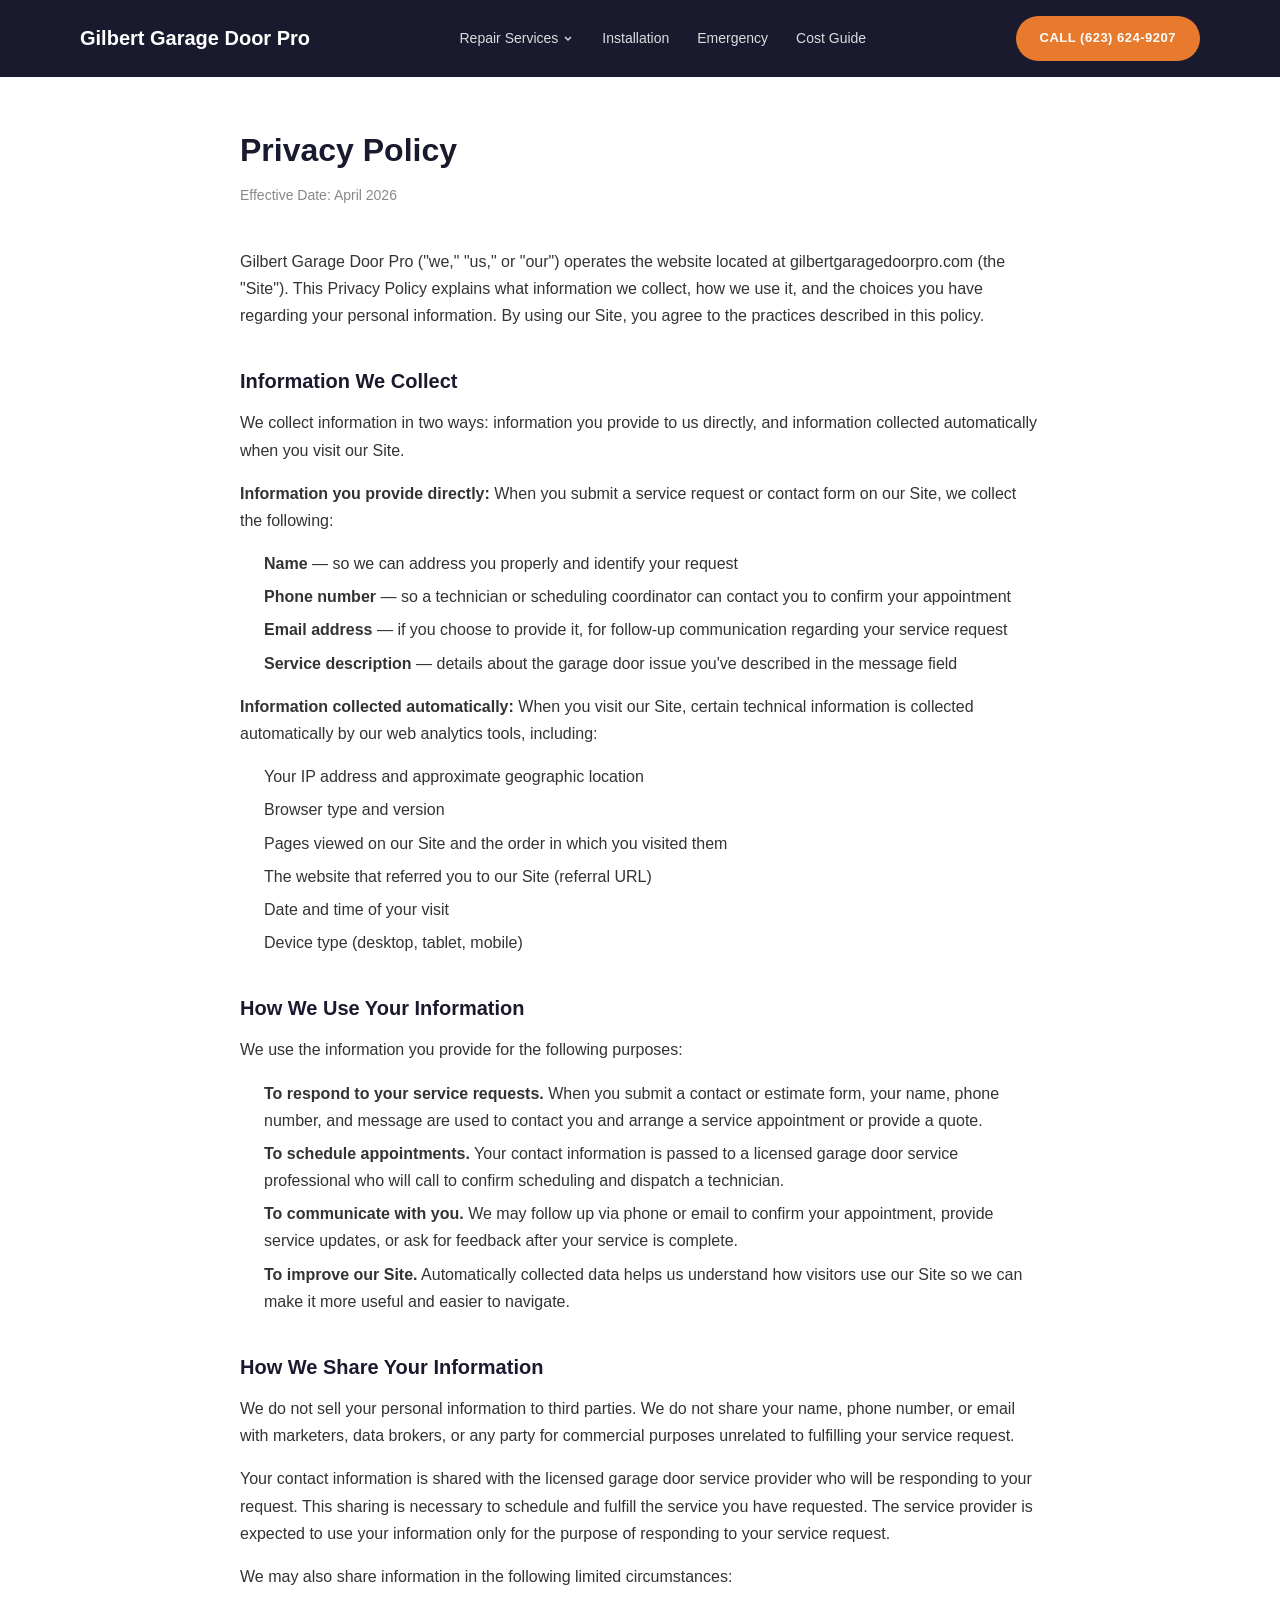
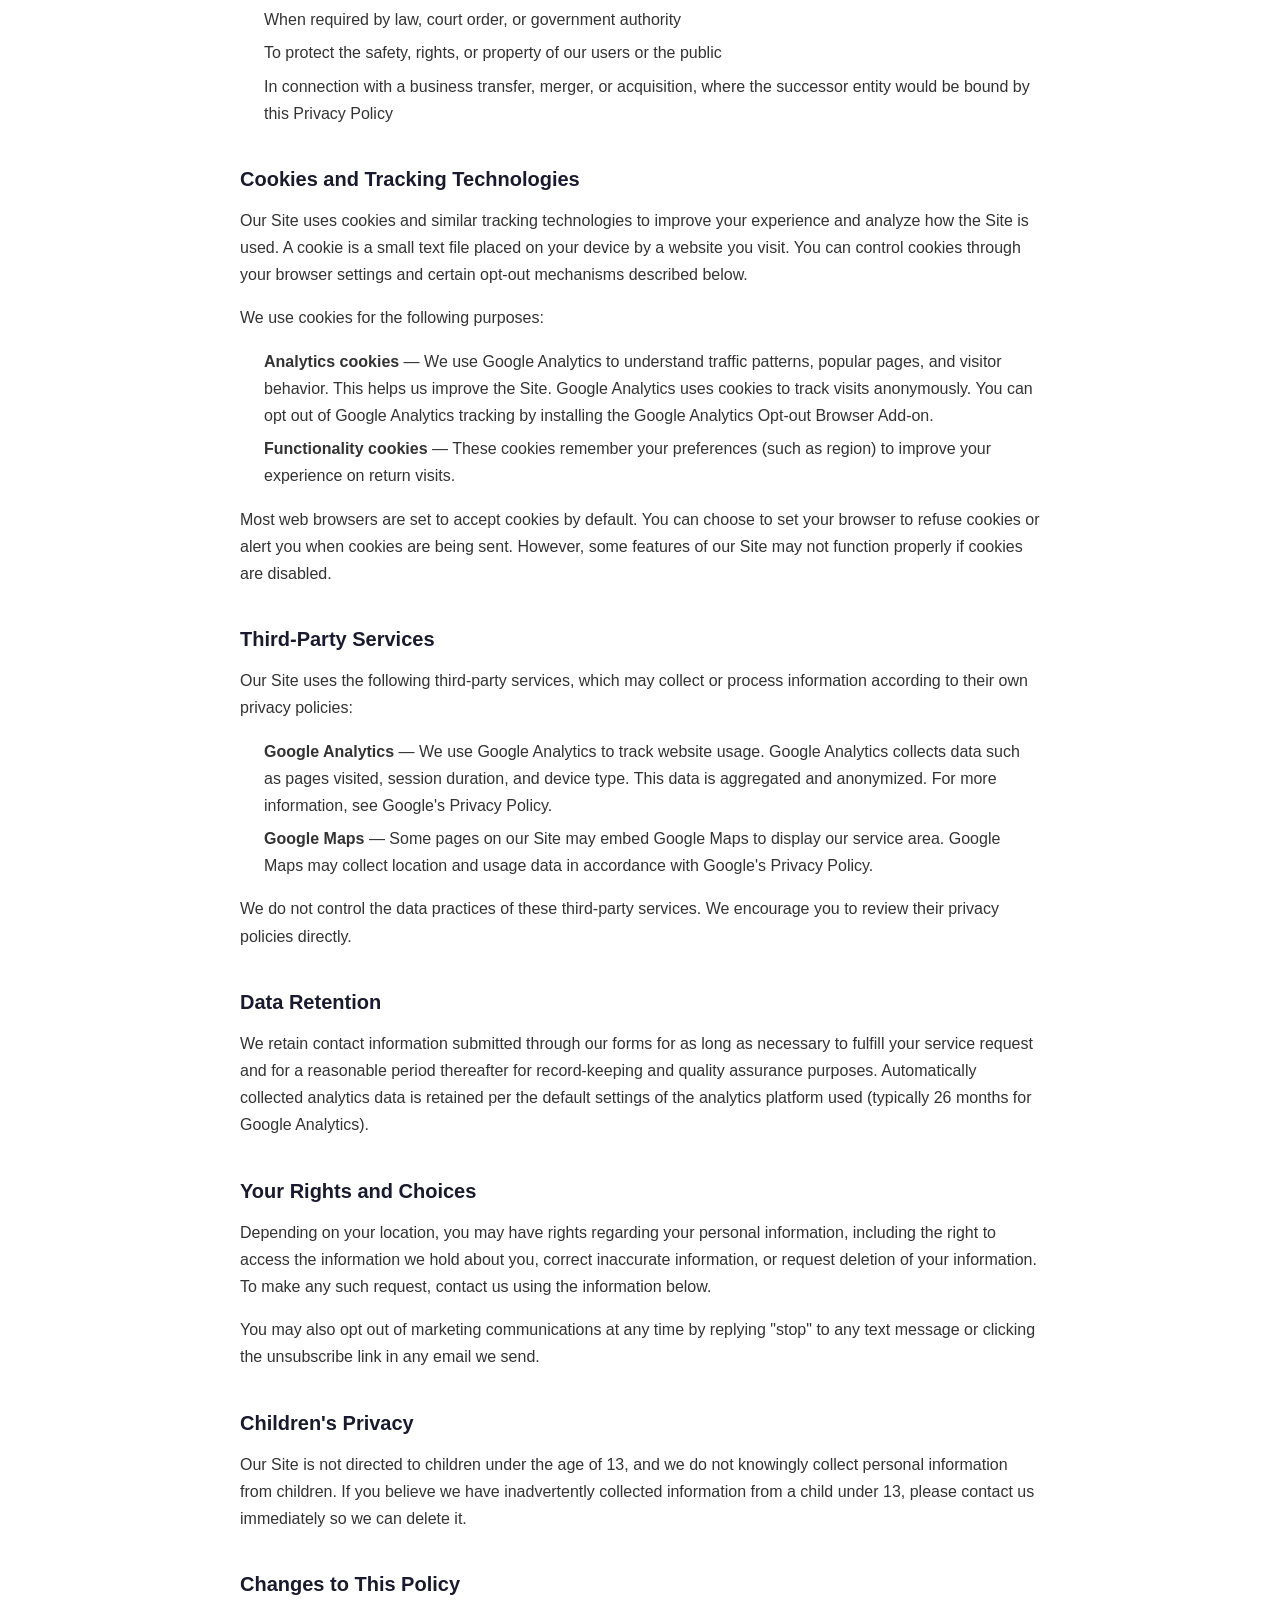
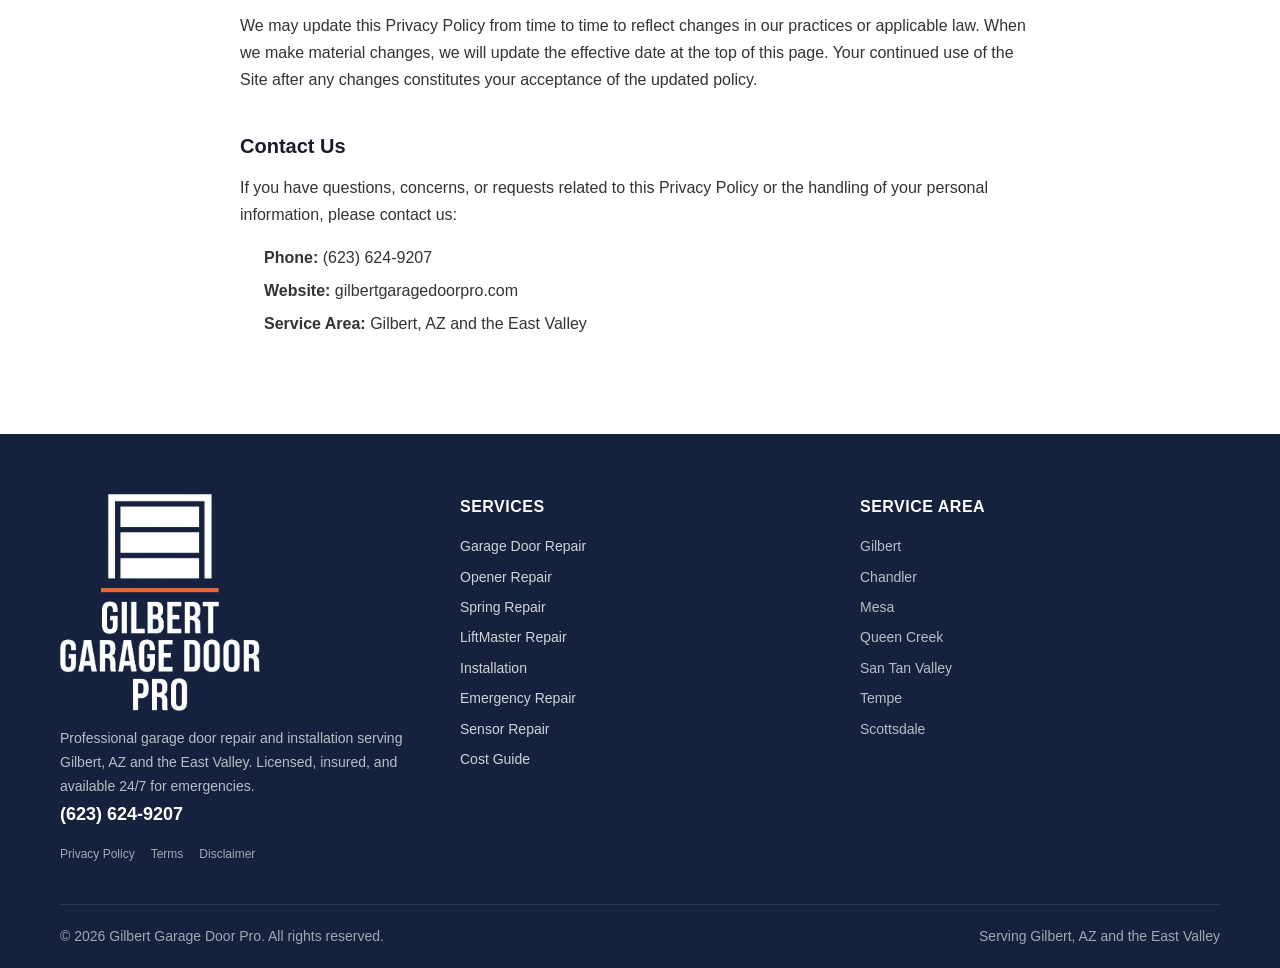
<file: privacy-policy.html>
<!DOCTYPE html>
<html lang="en">
<head>
<!-- Google Tag Manager -->
<script>(function(w,d,s,l,i){w[l]=w[l]||[];w[l].push({'gtm.start':
new Date().getTime(),event:'gtm.js'});var f=d.getElementsByTagName(s)[0],
j=d.createElement(s),dl=l!='dataLayer'?'&l='+l:'';j.async=true;j.src=
'https://www.googletagmanager.com/gtm.js?id='+i+dl;f.parentNode.insertBefore(j,f);
})(window,document,'script','dataLayer','GTM-MW5MWK5L');</script>
<!-- End Google Tag Manager -->
<!-- Google Analytics 4 -->
<script async src="https://www.googletagmanager.com/gtag/js?id=G-VV5WH1M294"></script>
<script>
  window.dataLayer = window.dataLayer || [];
  function gtag(){dataLayer.push(arguments);}
  gtag('js', new Date());
  gtag('config', 'G-VV5WH1M294');
</script>
<!-- End Google Analytics 4 -->
  <meta charset="UTF-8">
  <meta name="viewport" content="width=device-width, initial-scale=1.0">
  <title>Privacy Policy | Gilbert Garage Door Pro</title>
  <meta name="description" content="Privacy Policy for Gilbert Garage Door Pro. Learn how we collect, use, and protect your personal information.">
  <meta name="robots" content="noindex, follow">
  <link rel="canonical" href="https://gilbertgaragedoorpro.com/privacy-policy.html">
  <link rel="icon" type="image/png" href="images/favicon.png">
  <link rel="apple-touch-icon" href="images/apple-touch-icon.png">
  <link rel="stylesheet" href="css/style.css">
</head>
<body>
<!-- Google Tag Manager (noscript) -->
<noscript><iframe src="https://www.googletagmanager.com/ns.html?id=GTM-MW5MWK5L"
height="0" width="0" style="display:none;visibility:hidden"></iframe></noscript>
<!-- End Google Tag Manager (noscript) -->

  <!-- Header -->
  <header class="site-header">
    <div class="container">
      <div class="header-inner">
        <a href="/" class="logo">Gilbert Garage Door Pro</a>
        <nav class="nav-menu">
          <div class="nav-dropdown">
            <button class="nav-dropdown-toggle">Repair Services <svg class="dropdown-arrow" width="12" height="12" viewBox="0 0 12 12"><path d="M3 5L6 8L9 5" stroke="currentColor" stroke-width="1.5" fill="none"/></svg></button>
            <div class="nav-dropdown-menu">
              <a href="garage-door-repair.html">Door Repair</a>
              <a href="garage-door-opener-repair.html">Opener Repair</a>
              <a href="garage-door-spring-repair.html">Spring Repair</a>
              <a href="garage-door-sensor-repair.html">Sensor Repair</a>
              <a href="liftmaster-garage-door-repair.html">LiftMaster Repair</a>
            </div>
          </div>
          <a href="garage-door-installation.html">Installation</a>
          <a href="emergency-garage-door-repair.html">Emergency</a>
          <a href="garage-door-repair-cost.html">Cost Guide</a>
        </nav>

        <a href="tel:+16236249207" class="header-cta btn-primary">Call (623) 624-9207</a>
        <button class="menu-toggle" aria-expanded="false" aria-label="Menu">
          <span></span>
          <span></span>
          <span></span>
        </button>
      </div>
    </div>
  </header>

  <!-- Legal Content -->
  <div class="container">
    <div class="legal-content">
      <h1>Privacy Policy</h1>
      <p class="effective-date">Effective Date: April 2026</p>

      <p>Gilbert Garage Door Pro ("we," "us," or "our") operates the website located at gilbertgaragedoorpro.com (the "Site"). This Privacy Policy explains what information we collect, how we use it, and the choices you have regarding your personal information. By using our Site, you agree to the practices described in this policy.</p>

      <h2>Information We Collect</h2>
      <p>We collect information in two ways: information you provide to us directly, and information collected automatically when you visit our Site.</p>

      <p><strong>Information you provide directly:</strong> When you submit a service request or contact form on our Site, we collect the following:</p>
      <ul>
        <li><strong>Name</strong> — so we can address you properly and identify your request</li>
        <li><strong>Phone number</strong> — so a technician or scheduling coordinator can contact you to confirm your appointment</li>
        <li><strong>Email address</strong> — if you choose to provide it, for follow-up communication regarding your service request</li>
        <li><strong>Service description</strong> — details about the garage door issue you've described in the message field</li>
      </ul>

      <p><strong>Information collected automatically:</strong> When you visit our Site, certain technical information is collected automatically by our web analytics tools, including:</p>
      <ul>
        <li>Your IP address and approximate geographic location</li>
        <li>Browser type and version</li>
        <li>Pages viewed on our Site and the order in which you visited them</li>
        <li>The website that referred you to our Site (referral URL)</li>
        <li>Date and time of your visit</li>
        <li>Device type (desktop, tablet, mobile)</li>
      </ul>

      <h2>How We Use Your Information</h2>
      <p>We use the information you provide for the following purposes:</p>
      <ul>
        <li><strong>To respond to your service requests.</strong> When you submit a contact or estimate form, your name, phone number, and message are used to contact you and arrange a service appointment or provide a quote.</li>
        <li><strong>To schedule appointments.</strong> Your contact information is passed to a licensed garage door service professional who will call to confirm scheduling and dispatch a technician.</li>
        <li><strong>To communicate with you.</strong> We may follow up via phone or email to confirm your appointment, provide service updates, or ask for feedback after your service is complete.</li>
        <li><strong>To improve our Site.</strong> Automatically collected data helps us understand how visitors use our Site so we can make it more useful and easier to navigate.</li>
      </ul>

      <h2>How We Share Your Information</h2>
      <p>We do not sell your personal information to third parties. We do not share your name, phone number, or email with marketers, data brokers, or any party for commercial purposes unrelated to fulfilling your service request.</p>

      <p>Your contact information is shared with the licensed garage door service provider who will be responding to your request. This sharing is necessary to schedule and fulfill the service you have requested. The service provider is expected to use your information only for the purpose of responding to your service request.</p>

      <p>We may also share information in the following limited circumstances:</p>
      <ul>
        <li>When required by law, court order, or government authority</li>
        <li>To protect the safety, rights, or property of our users or the public</li>
        <li>In connection with a business transfer, merger, or acquisition, where the successor entity would be bound by this Privacy Policy</li>
      </ul>

      <h2>Cookies and Tracking Technologies</h2>
      <p>Our Site uses cookies and similar tracking technologies to improve your experience and analyze how the Site is used. A cookie is a small text file placed on your device by a website you visit. You can control cookies through your browser settings and certain opt-out mechanisms described below.</p>

      <p>We use cookies for the following purposes:</p>
      <ul>
        <li><strong>Analytics cookies</strong> — We use Google Analytics to understand traffic patterns, popular pages, and visitor behavior. This helps us improve the Site. Google Analytics uses cookies to track visits anonymously. You can opt out of Google Analytics tracking by installing the <a href="https://tools.google.com/dlpage/gaoptout" target="_blank" rel="noopener noreferrer">Google Analytics Opt-out Browser Add-on</a>.</li>
        <li><strong>Functionality cookies</strong> — These cookies remember your preferences (such as region) to improve your experience on return visits.</li>
      </ul>

      <p>Most web browsers are set to accept cookies by default. You can choose to set your browser to refuse cookies or alert you when cookies are being sent. However, some features of our Site may not function properly if cookies are disabled.</p>

      <h2>Third-Party Services</h2>
      <p>Our Site uses the following third-party services, which may collect or process information according to their own privacy policies:</p>
      <ul>
        <li><strong>Google Analytics</strong> — We use Google Analytics to track website usage. Google Analytics collects data such as pages visited, session duration, and device type. This data is aggregated and anonymized. For more information, see <a href="https://policies.google.com/privacy" target="_blank" rel="noopener noreferrer">Google's Privacy Policy</a>.</li>
        <li><strong>Google Maps</strong> — Some pages on our Site may embed Google Maps to display our service area. Google Maps may collect location and usage data in accordance with <a href="https://policies.google.com/privacy" target="_blank" rel="noopener noreferrer">Google's Privacy Policy</a>.</li>
      </ul>

      <p>We do not control the data practices of these third-party services. We encourage you to review their privacy policies directly.</p>

      <h2>Data Retention</h2>
      <p>We retain contact information submitted through our forms for as long as necessary to fulfill your service request and for a reasonable period thereafter for record-keeping and quality assurance purposes. Automatically collected analytics data is retained per the default settings of the analytics platform used (typically 26 months for Google Analytics).</p>

      <h2>Your Rights and Choices</h2>
      <p>Depending on your location, you may have rights regarding your personal information, including the right to access the information we hold about you, correct inaccurate information, or request deletion of your information. To make any such request, contact us using the information below.</p>

      <p>You may also opt out of marketing communications at any time by replying "stop" to any text message or clicking the unsubscribe link in any email we send.</p>

      <h2>Children's Privacy</h2>
      <p>Our Site is not directed to children under the age of 13, and we do not knowingly collect personal information from children. If you believe we have inadvertently collected information from a child under 13, please contact us immediately so we can delete it.</p>

      <h2>Changes to This Policy</h2>
      <p>We may update this Privacy Policy from time to time to reflect changes in our practices or applicable law. When we make material changes, we will update the effective date at the top of this page. Your continued use of the Site after any changes constitutes your acceptance of the updated policy.</p>

      <h2>Contact Us</h2>
      <p>If you have questions, concerns, or requests related to this Privacy Policy or the handling of your personal information, please contact us:</p>
      <ul>
        <li><strong>Phone:</strong> <a href="tel:+16236249207">(623) 624-9207</a></li>
        <li><strong>Website:</strong> <a href="/">gilbertgaragedoorpro.com</a></li>
        <li><strong>Service Area:</strong> Gilbert, AZ and the East Valley</li>
      </ul>
    </div>
  </div>

  <!-- Footer -->
  <footer class="site-footer">
    <div class="container">
      <div class="footer-grid">
        <div class="footer-col">
          <a href="/"><img src="images/logo_stacked_white.png" alt="Gilbert Garage Door Pro" width="200" height="200" loading="lazy" style="margin-bottom: 16px;"></a>
          <p>Professional garage door repair and installation serving Gilbert, AZ and the East Valley. Licensed, insured, and available 24/7 for emergencies.</p>
          <p><a href="tel:+16236249207">(623) 624-9207</a></p>
          <div class="footer-legal">
            <a href="privacy-policy.html">Privacy Policy</a>
            <a href="terms.html">Terms</a>
            <a href="disclaimer.html">Disclaimer</a>
          </div>
        </div>
        <div class="footer-col">
          <h3>Services</h3>
          <ul>
            <li><a href="garage-door-repair.html">Garage Door Repair</a></li>
            <li><a href="garage-door-opener-repair.html">Opener Repair</a></li>
            <li><a href="garage-door-spring-repair.html">Spring Repair</a></li>
            <li><a href="liftmaster-garage-door-repair.html">LiftMaster Repair</a></li>
            <li><a href="garage-door-installation.html">Installation</a></li>
            <li><a href="emergency-garage-door-repair.html">Emergency Repair</a></li>
            <li><a href="garage-door-sensor-repair.html">Sensor Repair</a></li>
            <li><a href="garage-door-repair-cost.html">Cost Guide</a></li>
          </ul>
        </div>
        <div class="footer-col">
          <h3>Service Area</h3>
          <ul>
            <li>Gilbert</li>
            <li>Chandler</li>
            <li>Mesa</li>
            <li>Queen Creek</li>
            <li>San Tan Valley</li>
            <li>Tempe</li>
            <li>Scottsdale</li>
          </ul>
        </div>
      </div>
      <div class="footer-bottom">
        <p>&copy; 2026 Gilbert Garage Door Pro. All rights reserved.</p>
        <p>Serving Gilbert, AZ and the East Valley</p>
      </div>
    </div>
  </footer>

  <!-- Mobile Fixed CTA -->
  <div class="mobile-cta">
    <a href="tel:+16236249207">Call Now &mdash; (623) 624-9207</a>
  </div>

  <script src="js/main.js" defer></script>
</body>
</html>
</file>
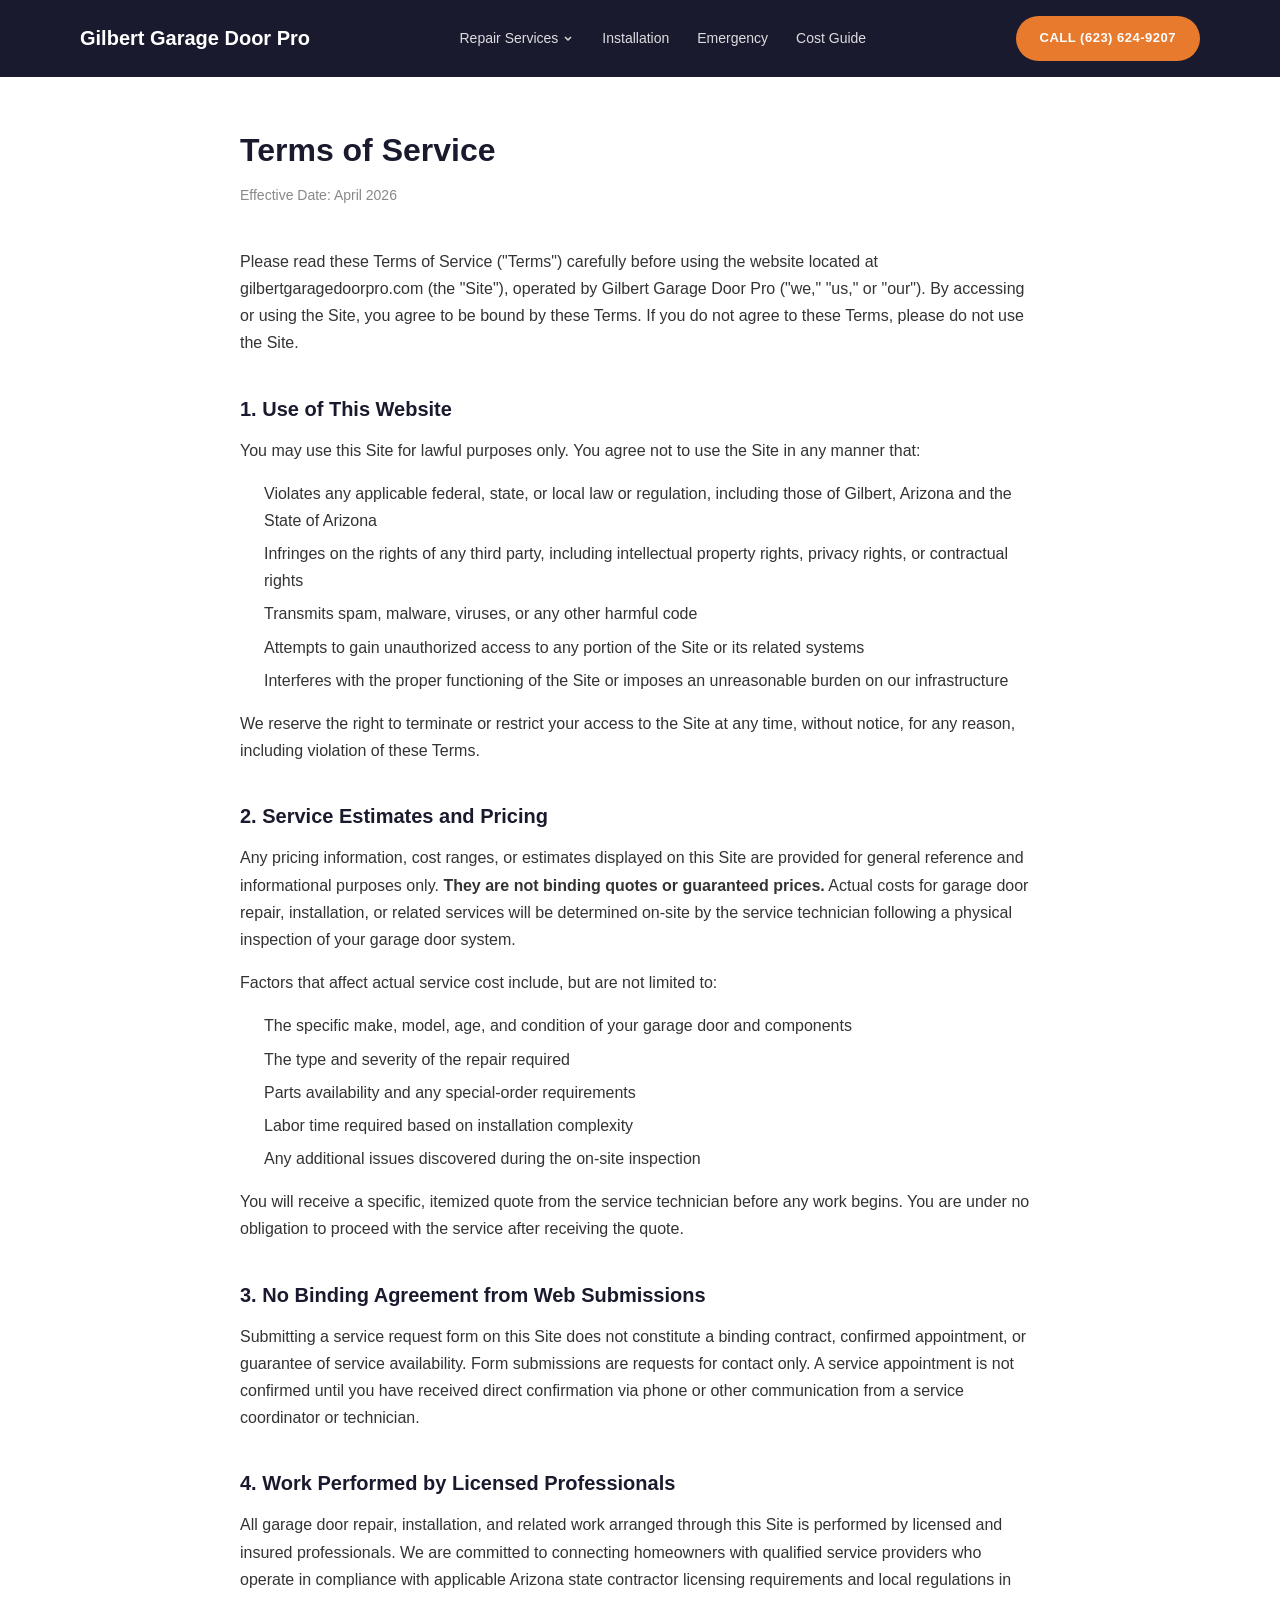
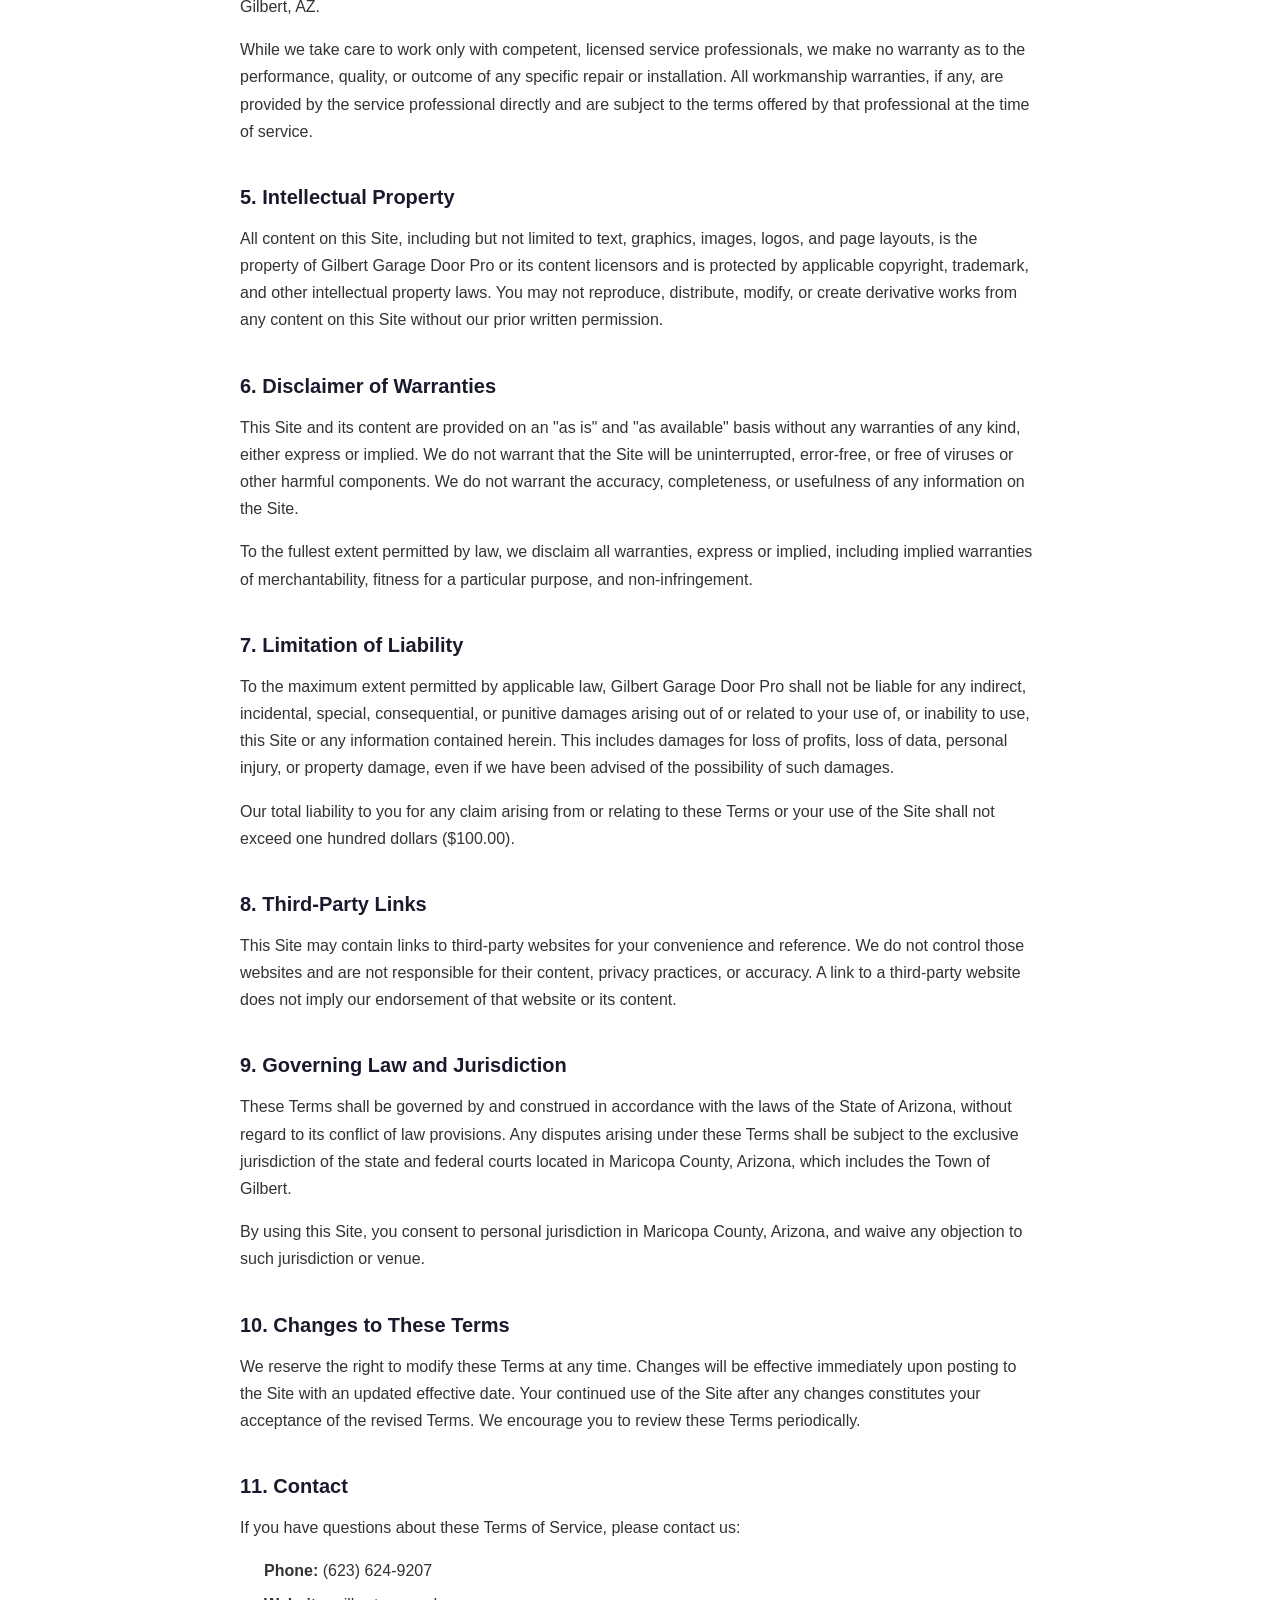
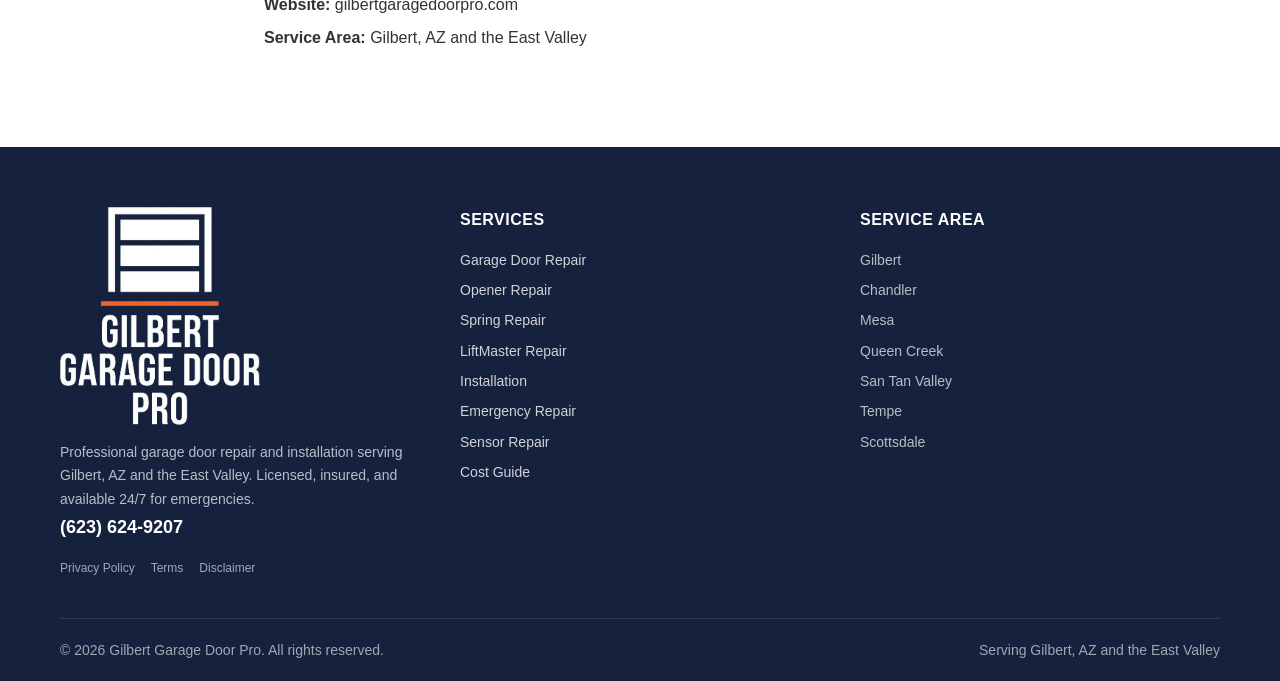
<file: terms.html>
<!DOCTYPE html>
<html lang="en">
<head>
<!-- Google Tag Manager -->
<script>(function(w,d,s,l,i){w[l]=w[l]||[];w[l].push({'gtm.start':
new Date().getTime(),event:'gtm.js'});var f=d.getElementsByTagName(s)[0],
j=d.createElement(s),dl=l!='dataLayer'?'&l='+l:'';j.async=true;j.src=
'https://www.googletagmanager.com/gtm.js?id='+i+dl;f.parentNode.insertBefore(j,f);
})(window,document,'script','dataLayer','GTM-MW5MWK5L');</script>
<!-- End Google Tag Manager -->
<!-- Google Analytics 4 -->
<script async src="https://www.googletagmanager.com/gtag/js?id=G-VV5WH1M294"></script>
<script>
  window.dataLayer = window.dataLayer || [];
  function gtag(){dataLayer.push(arguments);}
  gtag('js', new Date());
  gtag('config', 'G-VV5WH1M294');
</script>
<!-- End Google Analytics 4 -->
  <meta charset="UTF-8">
  <meta name="viewport" content="width=device-width, initial-scale=1.0">
  <title>Terms of Service | Gilbert Garage Door Pro</title>
  <meta name="description" content="Terms of Service for Gilbert Garage Door Pro. Read our terms before using this website.">
  <meta name="robots" content="noindex, follow">
  <link rel="canonical" href="https://gilbertgaragedoorpro.com/terms.html">
  <link rel="icon" type="image/png" href="images/favicon.png">
  <link rel="apple-touch-icon" href="images/apple-touch-icon.png">
  <link rel="stylesheet" href="css/style.css">
</head>
<body>
<!-- Google Tag Manager (noscript) -->
<noscript><iframe src="https://www.googletagmanager.com/ns.html?id=GTM-MW5MWK5L"
height="0" width="0" style="display:none;visibility:hidden"></iframe></noscript>
<!-- End Google Tag Manager (noscript) -->

  <!-- Header -->
  <header class="site-header">
    <div class="container">
      <div class="header-inner">
        <a href="/" class="logo">Gilbert Garage Door Pro</a>
        <nav class="nav-menu">
          <div class="nav-dropdown">
            <button class="nav-dropdown-toggle">Repair Services <svg class="dropdown-arrow" width="12" height="12" viewBox="0 0 12 12"><path d="M3 5L6 8L9 5" stroke="currentColor" stroke-width="1.5" fill="none"/></svg></button>
            <div class="nav-dropdown-menu">
              <a href="garage-door-repair.html">Door Repair</a>
              <a href="garage-door-opener-repair.html">Opener Repair</a>
              <a href="garage-door-spring-repair.html">Spring Repair</a>
              <a href="garage-door-sensor-repair.html">Sensor Repair</a>
              <a href="liftmaster-garage-door-repair.html">LiftMaster Repair</a>
            </div>
          </div>
          <a href="garage-door-installation.html">Installation</a>
          <a href="emergency-garage-door-repair.html">Emergency</a>
          <a href="garage-door-repair-cost.html">Cost Guide</a>
        </nav>

        <a href="tel:+16236249207" class="header-cta btn-primary">Call (623) 624-9207</a>
        <button class="menu-toggle" aria-expanded="false" aria-label="Menu">
          <span></span>
          <span></span>
          <span></span>
        </button>
      </div>
    </div>
  </header>

  <!-- Legal Content -->
  <div class="container">
    <div class="legal-content">
      <h1>Terms of Service</h1>
      <p class="effective-date">Effective Date: April 2026</p>

      <p>Please read these Terms of Service ("Terms") carefully before using the website located at gilbertgaragedoorpro.com (the "Site"), operated by Gilbert Garage Door Pro ("we," "us," or "our"). By accessing or using the Site, you agree to be bound by these Terms. If you do not agree to these Terms, please do not use the Site.</p>

      <h2>1. Use of This Website</h2>
      <p>You may use this Site for lawful purposes only. You agree not to use the Site in any manner that:</p>
      <ul>
        <li>Violates any applicable federal, state, or local law or regulation, including those of Gilbert, Arizona and the State of Arizona</li>
        <li>Infringes on the rights of any third party, including intellectual property rights, privacy rights, or contractual rights</li>
        <li>Transmits spam, malware, viruses, or any other harmful code</li>
        <li>Attempts to gain unauthorized access to any portion of the Site or its related systems</li>
        <li>Interferes with the proper functioning of the Site or imposes an unreasonable burden on our infrastructure</li>
      </ul>

      <p>We reserve the right to terminate or restrict your access to the Site at any time, without notice, for any reason, including violation of these Terms.</p>

      <h2>2. Service Estimates and Pricing</h2>
      <p>Any pricing information, cost ranges, or estimates displayed on this Site are provided for general reference and informational purposes only. <strong>They are not binding quotes or guaranteed prices.</strong> Actual costs for garage door repair, installation, or related services will be determined on-site by the service technician following a physical inspection of your garage door system.</p>

      <p>Factors that affect actual service cost include, but are not limited to:</p>
      <ul>
        <li>The specific make, model, age, and condition of your garage door and components</li>
        <li>The type and severity of the repair required</li>
        <li>Parts availability and any special-order requirements</li>
        <li>Labor time required based on installation complexity</li>
        <li>Any additional issues discovered during the on-site inspection</li>
      </ul>

      <p>You will receive a specific, itemized quote from the service technician before any work begins. You are under no obligation to proceed with the service after receiving the quote.</p>

      <h2>3. No Binding Agreement from Web Submissions</h2>
      <p>Submitting a service request form on this Site does not constitute a binding contract, confirmed appointment, or guarantee of service availability. Form submissions are requests for contact only. A service appointment is not confirmed until you have received direct confirmation via phone or other communication from a service coordinator or technician.</p>

      <h2>4. Work Performed by Licensed Professionals</h2>
      <p>All garage door repair, installation, and related work arranged through this Site is performed by licensed and insured professionals. We are committed to connecting homeowners with qualified service providers who operate in compliance with applicable Arizona state contractor licensing requirements and local regulations in Gilbert, AZ.</p>

      <p>While we take care to work only with competent, licensed service professionals, we make no warranty as to the performance, quality, or outcome of any specific repair or installation. All workmanship warranties, if any, are provided by the service professional directly and are subject to the terms offered by that professional at the time of service.</p>

      <h2>5. Intellectual Property</h2>
      <p>All content on this Site, including but not limited to text, graphics, images, logos, and page layouts, is the property of Gilbert Garage Door Pro or its content licensors and is protected by applicable copyright, trademark, and other intellectual property laws. You may not reproduce, distribute, modify, or create derivative works from any content on this Site without our prior written permission.</p>

      <h2>6. Disclaimer of Warranties</h2>
      <p>This Site and its content are provided on an "as is" and "as available" basis without any warranties of any kind, either express or implied. We do not warrant that the Site will be uninterrupted, error-free, or free of viruses or other harmful components. We do not warrant the accuracy, completeness, or usefulness of any information on the Site.</p>

      <p>To the fullest extent permitted by law, we disclaim all warranties, express or implied, including implied warranties of merchantability, fitness for a particular purpose, and non-infringement.</p>

      <h2>7. Limitation of Liability</h2>
      <p>To the maximum extent permitted by applicable law, Gilbert Garage Door Pro shall not be liable for any indirect, incidental, special, consequential, or punitive damages arising out of or related to your use of, or inability to use, this Site or any information contained herein. This includes damages for loss of profits, loss of data, personal injury, or property damage, even if we have been advised of the possibility of such damages.</p>

      <p>Our total liability to you for any claim arising from or relating to these Terms or your use of the Site shall not exceed one hundred dollars ($100.00).</p>

      <h2>8. Third-Party Links</h2>
      <p>This Site may contain links to third-party websites for your convenience and reference. We do not control those websites and are not responsible for their content, privacy practices, or accuracy. A link to a third-party website does not imply our endorsement of that website or its content.</p>

      <h2>9. Governing Law and Jurisdiction</h2>
      <p>These Terms shall be governed by and construed in accordance with the laws of the State of Arizona, without regard to its conflict of law provisions. Any disputes arising under these Terms shall be subject to the exclusive jurisdiction of the state and federal courts located in Maricopa County, Arizona, which includes the Town of Gilbert.</p>

      <p>By using this Site, you consent to personal jurisdiction in Maricopa County, Arizona, and waive any objection to such jurisdiction or venue.</p>

      <h2>10. Changes to These Terms</h2>
      <p>We reserve the right to modify these Terms at any time. Changes will be effective immediately upon posting to the Site with an updated effective date. Your continued use of the Site after any changes constitutes your acceptance of the revised Terms. We encourage you to review these Terms periodically.</p>

      <h2>11. Contact</h2>
      <p>If you have questions about these Terms of Service, please contact us:</p>
      <ul>
        <li><strong>Phone:</strong> <a href="tel:+16236249207">(623) 624-9207</a></li>
        <li><strong>Website:</strong> <a href="/">gilbertgaragedoorpro.com</a></li>
        <li><strong>Service Area:</strong> Gilbert, AZ and the East Valley</li>
      </ul>
    </div>
  </div>

  <!-- Footer -->
  <footer class="site-footer">
    <div class="container">
      <div class="footer-grid">
        <div class="footer-col">
          <a href="/"><img src="images/logo_stacked_white.png" alt="Gilbert Garage Door Pro" width="200" height="200" loading="lazy" style="margin-bottom: 16px;"></a>
          <p>Professional garage door repair and installation serving Gilbert, AZ and the East Valley. Licensed, insured, and available 24/7 for emergencies.</p>
          <p><a href="tel:+16236249207">(623) 624-9207</a></p>
          <div class="footer-legal">
            <a href="privacy-policy.html">Privacy Policy</a>
            <a href="terms.html">Terms</a>
            <a href="disclaimer.html">Disclaimer</a>
          </div>
        </div>
        <div class="footer-col">
          <h3>Services</h3>
          <ul>
            <li><a href="garage-door-repair.html">Garage Door Repair</a></li>
            <li><a href="garage-door-opener-repair.html">Opener Repair</a></li>
            <li><a href="garage-door-spring-repair.html">Spring Repair</a></li>
            <li><a href="liftmaster-garage-door-repair.html">LiftMaster Repair</a></li>
            <li><a href="garage-door-installation.html">Installation</a></li>
            <li><a href="emergency-garage-door-repair.html">Emergency Repair</a></li>
            <li><a href="garage-door-sensor-repair.html">Sensor Repair</a></li>
            <li><a href="garage-door-repair-cost.html">Cost Guide</a></li>
          </ul>
        </div>
        <div class="footer-col">
          <h3>Service Area</h3>
          <ul>
            <li>Gilbert</li>
            <li>Chandler</li>
            <li>Mesa</li>
            <li>Queen Creek</li>
            <li>San Tan Valley</li>
            <li>Tempe</li>
            <li>Scottsdale</li>
          </ul>
        </div>
      </div>
      <div class="footer-bottom">
        <p>&copy; 2026 Gilbert Garage Door Pro. All rights reserved.</p>
        <p>Serving Gilbert, AZ and the East Valley</p>
      </div>
    </div>
  </footer>

  <!-- Mobile Fixed CTA -->
  <div class="mobile-cta">
    <a href="tel:+16236249207">Call Now &mdash; (623) 624-9207</a>
  </div>

  <script src="js/main.js" defer></script>
</body>
</html>
</file>
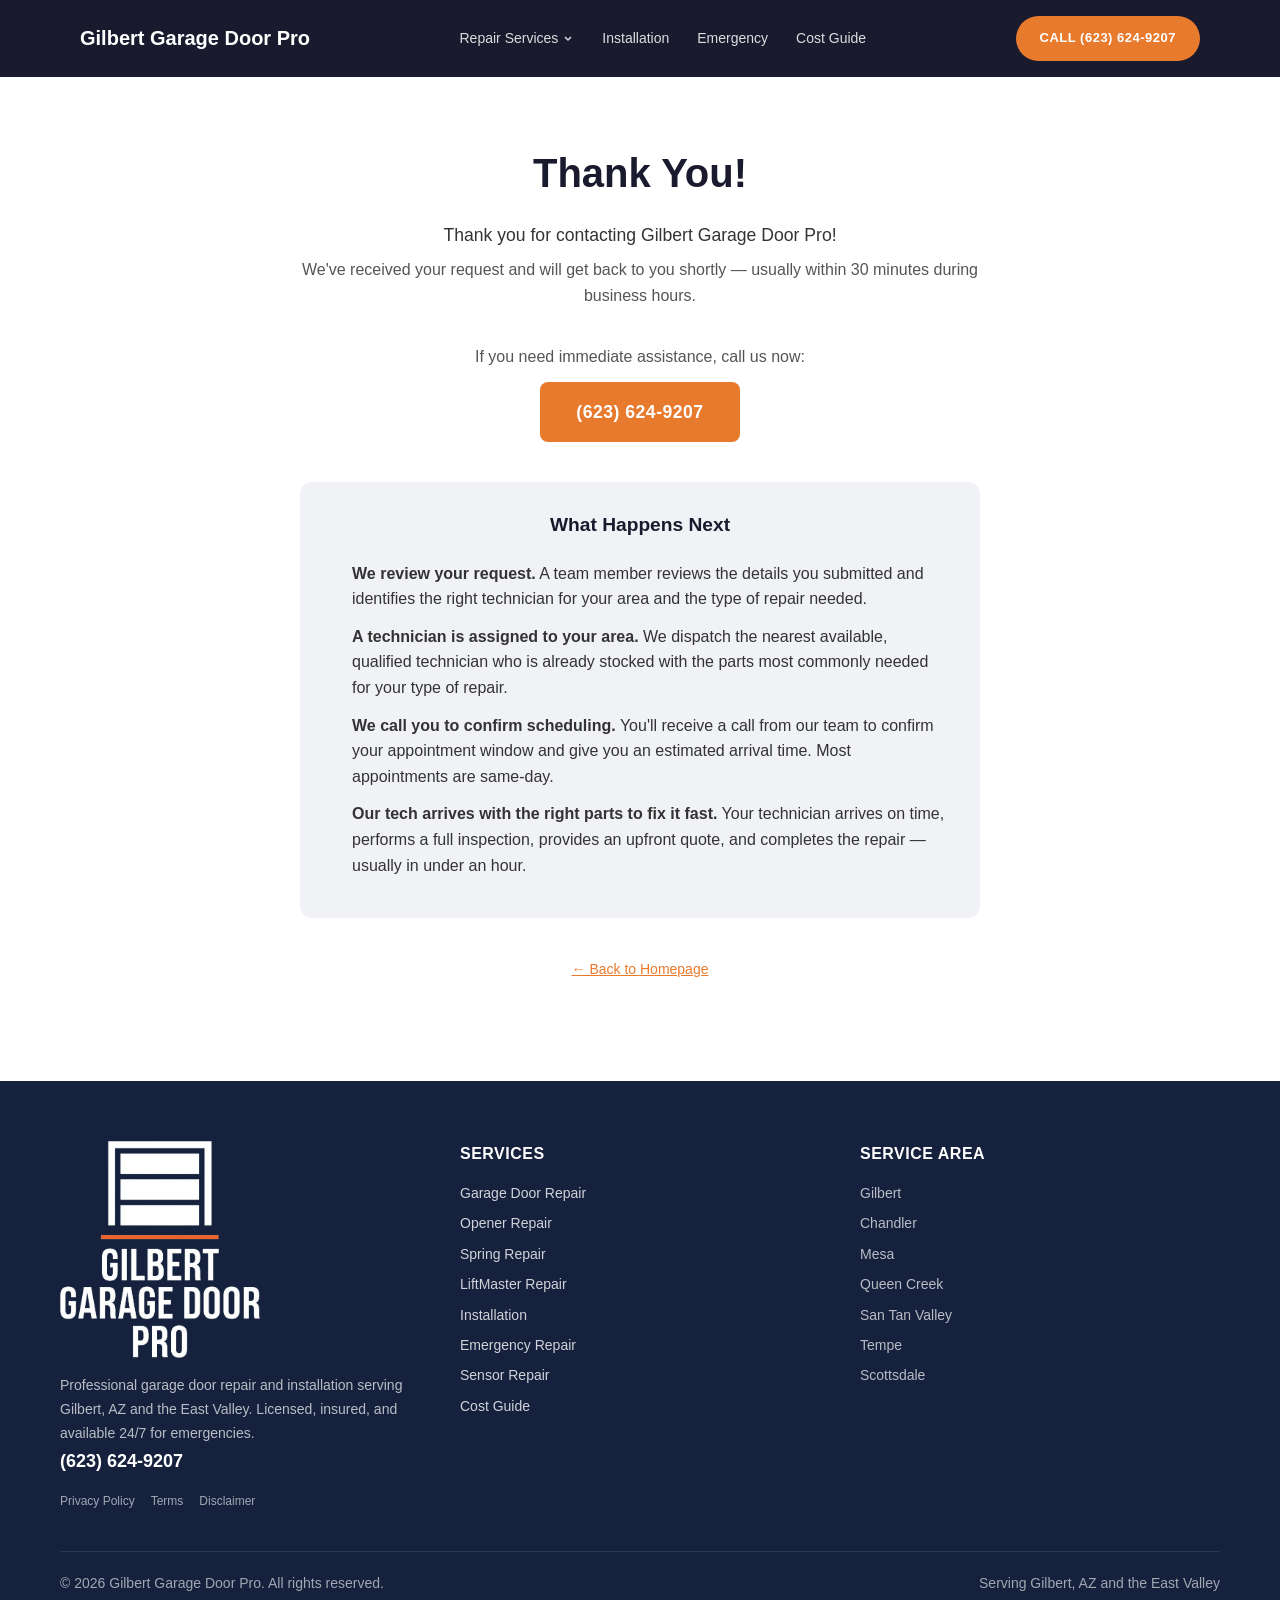
<file: thank-you.html>
<!DOCTYPE html>
<html lang="en">
<head>
<!-- Google Tag Manager -->
<script>(function(w,d,s,l,i){w[l]=w[l]||[];w[l].push({'gtm.start':
new Date().getTime(),event:'gtm.js'});var f=d.getElementsByTagName(s)[0],
j=d.createElement(s),dl=l!='dataLayer'?'&l='+l:'';j.async=true;j.src=
'https://www.googletagmanager.com/gtm.js?id='+i+dl;f.parentNode.insertBefore(j,f);
})(window,document,'script','dataLayer','GTM-MW5MWK5L');</script>
<!-- End Google Tag Manager -->
<!-- Google Analytics 4 -->
<script async src="https://www.googletagmanager.com/gtag/js?id=G-VV5WH1M294"></script>
<script>
  window.dataLayer = window.dataLayer || [];
  function gtag(){dataLayer.push(arguments);}
  gtag('js', new Date());
  gtag('config', 'G-VV5WH1M294');
</script>
<!-- End Google Analytics 4 -->
  <meta charset="UTF-8">
  <meta name="viewport" content="width=device-width, initial-scale=1.0">
  <title>Thank You | Gilbert Garage Door Pro</title>
  <meta name="description" content="Thank you for contacting Gilbert Garage Door Pro. We've received your request and will be in touch shortly.">
  <meta name="robots" content="noindex, nofollow">
  <link rel="icon" type="image/png" href="images/favicon.png">
  <link rel="apple-touch-icon" href="images/apple-touch-icon.png">
  <link rel="stylesheet" href="css/style.css">
</head>
<body>
<!-- Google Tag Manager (noscript) -->
<noscript><iframe src="https://www.googletagmanager.com/ns.html?id=GTM-MW5MWK5L"
height="0" width="0" style="display:none;visibility:hidden"></iframe></noscript>
<!-- End Google Tag Manager (noscript) -->

  <!-- Header -->
  <header class="site-header">
    <div class="container">
      <div class="header-inner">
        <a href="/" class="logo">Gilbert Garage Door Pro</a>
        <nav class="nav-menu">
          <div class="nav-dropdown">
            <button class="nav-dropdown-toggle">Repair Services <svg class="dropdown-arrow" width="12" height="12" viewBox="0 0 12 12"><path d="M3 5L6 8L9 5" stroke="currentColor" stroke-width="1.5" fill="none"/></svg></button>
            <div class="nav-dropdown-menu">
              <a href="garage-door-repair.html">Door Repair</a>
              <a href="garage-door-opener-repair.html">Opener Repair</a>
              <a href="garage-door-spring-repair.html">Spring Repair</a>
              <a href="garage-door-sensor-repair.html">Sensor Repair</a>
              <a href="liftmaster-garage-door-repair.html">LiftMaster Repair</a>
            </div>
          </div>
          <a href="garage-door-installation.html">Installation</a>
          <a href="emergency-garage-door-repair.html">Emergency</a>
          <a href="garage-door-repair-cost.html">Cost Guide</a>
        </nav>

        <a href="tel:+16236249207" class="header-cta btn-primary">Call (623) 624-9207</a>
        <button class="menu-toggle" aria-expanded="false" aria-label="Menu">
          <span></span>
          <span></span>
          <span></span>
        </button>
      </div>
    </div>
  </header>

  <!-- Thank You Content -->
  <div class="container">
    <div class="thankyou-content">

      <h1>Thank You!</h1>
      <p class="thankyou-intro">Thank you for contacting Gilbert Garage Door Pro!</p>
      <p class="thankyou-response-time">We've received your request and will get back to you shortly &mdash; usually within 30 minutes during business hours.</p>

      <div class="call-cta">
        <p>If you need immediate assistance, call us now:</p>
        <a href="tel:+16236249207" class="btn-primary" style="display: inline-block; font-size: 1.1rem; padding: 16px 36px;">(623) 624-9207</a>
      </div>

      <div class="thankyou-steps">
        <h2>What Happens Next</h2>
        <ol>
          <li><strong>We review your request.</strong> A team member reviews the details you submitted and identifies the right technician for your area and the type of repair needed.</li>
          <li><strong>A technician is assigned to your area.</strong> We dispatch the nearest available, qualified technician who is already stocked with the parts most commonly needed for your type of repair.</li>
          <li><strong>We call you to confirm scheduling.</strong> You'll receive a call from our team to confirm your appointment window and give you an estimated arrival time. Most appointments are same-day.</li>
          <li><strong>Our tech arrives with the right parts to fix it fast.</strong> Your technician arrives on time, performs a full inspection, provides an upfront quote, and completes the repair — usually in under an hour.</li>
        </ol>
      </div>

      <p class="thankyou-back"><a href="/">&larr; Back to Homepage</a></p>

    </div>
  </div>

  <!-- Footer -->
  <footer class="site-footer">
    <div class="container">
      <div class="footer-grid">
        <div class="footer-col">
          <a href="/"><img src="images/logo_stacked_white.png" alt="Gilbert Garage Door Pro" width="200" height="200" loading="lazy" style="margin-bottom: 16px;"></a>
          <p>Professional garage door repair and installation serving Gilbert, AZ and the East Valley. Licensed, insured, and available 24/7 for emergencies.</p>
          <p><a href="tel:+16236249207">(623) 624-9207</a></p>
          <div class="footer-legal">
            <a href="privacy-policy.html">Privacy Policy</a>
            <a href="terms.html">Terms</a>
            <a href="disclaimer.html">Disclaimer</a>
          </div>
        </div>
        <div class="footer-col">
          <h3>Services</h3>
          <ul>
            <li><a href="garage-door-repair.html">Garage Door Repair</a></li>
            <li><a href="garage-door-opener-repair.html">Opener Repair</a></li>
            <li><a href="garage-door-spring-repair.html">Spring Repair</a></li>
            <li><a href="liftmaster-garage-door-repair.html">LiftMaster Repair</a></li>
            <li><a href="garage-door-installation.html">Installation</a></li>
            <li><a href="emergency-garage-door-repair.html">Emergency Repair</a></li>
            <li><a href="garage-door-sensor-repair.html">Sensor Repair</a></li>
            <li><a href="garage-door-repair-cost.html">Cost Guide</a></li>
          </ul>
        </div>
        <div class="footer-col">
          <h3>Service Area</h3>
          <ul>
            <li>Gilbert</li>
            <li>Chandler</li>
            <li>Mesa</li>
            <li>Queen Creek</li>
            <li>San Tan Valley</li>
            <li>Tempe</li>
            <li>Scottsdale</li>
          </ul>
        </div>
      </div>
      <div class="footer-bottom">
        <p>&copy; 2026 Gilbert Garage Door Pro. All rights reserved.</p>
        <p>Serving Gilbert, AZ and the East Valley</p>
      </div>
    </div>
  </footer>

  <!-- Mobile Fixed CTA -->
  <div class="mobile-cta">
    <a href="tel:+16236249207">Call Now &mdash; (623) 624-9207</a>
  </div>

  <script src="js/main.js" defer></script>
</body>
</html>
</file>
<file: css/style.css>
/* ============================================================
   Gilbert Garage Door Pro — Main Stylesheet
   Mobile-first responsive design
   ============================================================ */

/* ------------------------------------------------------------
   1. CSS Custom Properties
   ------------------------------------------------------------ */
:root {
  --charcoal: #1a1a2e;
  --navy: #16213e;
  --orange: #e87a2e;
  --orange-hover: #d46a1e;
  --white: #ffffff;
  --body-text: #333333;
  --light-gray: #f0f2f5;
  --green: #22c55e;
  --font-stack: -apple-system, BlinkMacSystemFont, 'Segoe UI', Roboto, Oxygen, Ubuntu, Cantarell, sans-serif;
}

/* ------------------------------------------------------------
   2. Reset & Base
   ------------------------------------------------------------ */
*,
*::before,
*::after {
  box-sizing: border-box;
  margin: 0;
  padding: 0;
}

html {
  scroll-behavior: smooth;
  font-size: 16px;
}

body {
  font-family: var(--font-stack);
  color: var(--body-text);
  line-height: 1.6;
  font-size: 16px;
  background-color: var(--white);
  -webkit-font-smoothing: antialiased;
  -moz-osx-font-smoothing: grayscale;
}

img {
  max-width: 100%;
  height: auto;
  display: block;
}

a {
  color: inherit;
  text-decoration: none;
}

ul,
ol {
  list-style: none;
}

button {
  font-family: var(--font-stack);
  cursor: pointer;
  border: none;
  background: none;
}

/* ------------------------------------------------------------
   3. Container
   ------------------------------------------------------------ */
.container {
  max-width: 1200px;
  margin: 0 auto;
  padding: 0 20px;
}

/* ------------------------------------------------------------
   3b. General .btn-primary (orange CTA button)
   ------------------------------------------------------------ */
.btn-primary {
  display: inline-block;
  background-color: var(--orange);
  color: var(--white);
  font-size: 16px;
  font-weight: 700;
  text-transform: uppercase;
  letter-spacing: 0.5px;
  padding: 14px 28px;
  border-radius: 8px;
  text-decoration: none;
  border: none;
  cursor: pointer;
  font-family: var(--font-stack);
  transition: background-color 0.2s ease, transform 0.2s ease;
}

.btn-primary:hover {
  background-color: var(--orange-hover);
  transform: translateY(-2px);
}

.btn-primary:active {
  transform: translateY(0);
}

/* ------------------------------------------------------------
   4. Sticky Header
   ------------------------------------------------------------ */
.site-header {
  position: sticky;
  top: 0;
  z-index: 1000;
  background-color: var(--charcoal);
  transition: box-shadow 0.3s ease;
}

.site-header.scrolled {
  box-shadow: 0 2px 20px rgba(0, 0, 0, 0.3);
}

.header-inner {
  display: flex;
  align-items: center;
  justify-content: space-between;
  flex-wrap: wrap;
  padding: 16px 20px;
  max-width: 1400px;
  margin: 0 auto;
  gap: 0 24px;
}

/* Logo — HTML uses <a class="logo"> */
.logo {
  display: flex;
  align-items: center;
  flex-shrink: 1;
  min-width: 0;
  text-decoration: none;
  color: var(--white);
  font-size: 20px;
  font-weight: 700;
  white-space: nowrap;
  overflow: hidden;
}

.logo img {
  height: 36px;
  width: auto;
  max-width: 100%;
  object-fit: contain;
  object-position: left;
}

@media (min-width: 1024px) {
  .logo img {
    height: 50px;
  }
}

.logo span {
  color: var(--orange);
}

/* Desktop nav — hidden on mobile, shown >=768px */
.nav-menu {
  display: none;
}

/* Phone — hidden on mobile, shown on desktop */
.header-phone {
  display: none;
  color: var(--white);
  font-weight: 600;
  text-decoration: none;
  font-size: 15px;
  white-space: nowrap;
  flex-shrink: 0;
}

/* Header CTA button — hidden on mobile (mobile-cta bar handles it), shown on desktop */
.header-cta.btn-primary {
  display: none;
  font-size: 13px;
  padding: 12px 24px;
  border-radius: 30px;
  white-space: nowrap;
  flex-shrink: 0;
}

/* Menu toggle — visible on mobile only */
.menu-toggle {
  display: flex;
  flex-direction: column;
  justify-content: center;
  align-items: center;
  gap: 5px;
  width: 36px;
  height: 36px;
  background: none;
  border: none;
  cursor: pointer;
  padding: 4px;
  flex-shrink: 0;
}

/* HTML uses <span> inside .menu-toggle (no .bar class) */
.menu-toggle span {
  display: block;
  width: 24px;
  height: 2px;
  background-color: var(--white);
  border-radius: 2px;
  transition: transform 0.3s ease, opacity 0.3s ease;
}

/* Animate hamburger to X when nav-open */
body.nav-open .menu-toggle span:nth-child(1) {
  transform: translateY(7px) rotate(45deg);
}

body.nav-open .menu-toggle span:nth-child(2) {
  opacity: 0;
}

body.nav-open .menu-toggle span:nth-child(3) {
  transform: translateY(-7px) rotate(-45deg);
}

/* ------------------------------------------------------------
   5. Mobile Nav
   HTML structure: <nav class="nav-menu"><a>...</a><a>...</a></nav>
   (bare anchor tags, no ul/li)
   ------------------------------------------------------------ */
.nav-menu {
  display: none;
  width: 100%;
  background-color: var(--navy);
}

.nav-menu.nav-open {
  display: flex;
  flex-direction: column;
  flex-basis: 100%;
  padding: 16px 0;
}

.nav-menu a {
  display: block;
  color: var(--white);
  font-size: 16px;
  font-weight: 500;
  padding: 12px 0;
  border-bottom: 1px solid rgba(255, 255, 255, 0.08);
  text-decoration: none;
  transition: color 0.2s ease;
}

.nav-menu a:last-child {
  border-bottom: none;
}

.nav-menu a:hover {
  color: var(--orange);
}

/* Nav Dropdown */
.nav-dropdown {
  position: relative;
}

.nav-dropdown-toggle {
  display: flex;
  align-items: center;
  gap: 4px;
  color: rgba(255, 255, 255, 0.85);
  font-size: 16px;
  font-weight: 500;
  padding: 12px 0;
  border: none;
  background: none;
  cursor: pointer;
  font-family: var(--font-stack);
  text-decoration: none;
}

.dropdown-arrow {
  transition: transform 0.2s ease;
}

.nav-dropdown:hover .dropdown-arrow,
.nav-dropdown.open .dropdown-arrow {
  transform: rotate(180deg);
}

.nav-dropdown-menu {
  display: none;
  padding: 8px 0;
}

/* Mobile: dropdown items show inline when parent is open */
.nav-dropdown.open .nav-dropdown-menu {
  display: block;
}

.nav-dropdown-menu a {
  padding-left: 20px !important;
  font-size: 15px !important;
}

/* >=1024px: Show desktop nav, phone; hide menu toggle */
@media (min-width: 1024px) {
  .menu-toggle {
    display: none;
  }

  .nav-menu {
    display: flex !important;
    width: auto;
    background: none;
    align-items: center;
    gap: 0;
    padding: 0;
    flex: 1;
    justify-content: center;
  }

  .nav-menu a {
    color: rgba(255, 255, 255, 0.85);
    font-size: 14px;
    font-weight: 500;
    padding: 8px 14px;
    border-bottom: none;
    border-radius: 4px;
    transition: color 0.2s ease, background-color 0.2s ease;
    white-space: nowrap;
  }

  .nav-menu a:hover {
    color: var(--white);
    background-color: rgba(255, 255, 255, 0.08);
  }

  .nav-dropdown-toggle {
    color: rgba(255, 255, 255, 0.85);
    font-size: 14px;
    padding: 8px 14px;
    border-radius: 4px;
  }

  .nav-dropdown-toggle:hover {
    color: var(--white);
    background-color: rgba(255, 255, 255, 0.08);
  }

  .nav-dropdown-menu {
    display: none;
    position: absolute;
    top: 100%;
    left: 0;
    background-color: var(--charcoal);
    border-radius: 8px;
    box-shadow: 0 8px 24px rgba(0, 0, 0, 0.3);
    min-width: 220px;
    padding: 8px 0;
    z-index: 100;
  }

  .nav-dropdown:hover .nav-dropdown-menu {
    display: block;
  }

  .nav-dropdown-menu a {
    display: block;
    color: rgba(255, 255, 255, 0.85) !important;
    font-size: 14px !important;
    padding: 10px 20px !important;
    border-bottom: none !important;
    border-radius: 0 !important;
    white-space: nowrap;
  }

  .nav-dropdown-menu a:hover {
    background-color: rgba(255, 255, 255, 0.08) !important;
    color: var(--white) !important;
  }

  .header-phone {
    display: none;
  }

  .header-cta.btn-primary {
    display: inline-block;
  }
}

/* Only show separate phone text on very wide screens */
@media (min-width: 1280px) {
  .header-phone {
    display: block;
  }
}

/* ------------------------------------------------------------
   6. Hero Section
   HTML: .hero > .hero-overlay > .container > h1 + .hero-subtitle + .btn-primary
   ------------------------------------------------------------ */
.hero {
  position: relative;
  min-height: 400px;
  background-size: cover;
  background-position: center;
  background-repeat: no-repeat;
  display: flex;
  align-items: center;
}

.hero::before {
  content: '';
  position: absolute;
  inset: 0;
  background-color: rgba(26, 26, 46, 0.6);
  z-index: 1;
}

/* HTML uses .hero-overlay (not .hero-content) */
.hero-overlay {
  position: relative;
  z-index: 2;
  width: 100%;
  padding: 60px 0;
}

.hero h1 {
  color: var(--white);
  font-size: 36px;
  font-weight: 800;
  line-height: 1.2;
  max-width: 700px;
  margin-bottom: 16px;
}

/* HTML uses .hero-subtitle (not .hero-sub) */
.hero-subtitle {
  color: var(--white);
  font-size: 18px;
  opacity: 0.9;
  max-width: 600px;
  margin-bottom: 0;
  line-height: 1.5;
}

/* Hero CTA uses .btn-primary — make it larger in hero context */
.hero .btn-primary {
  font-size: 18px;
  padding: 16px 32px;
  margin-top: 24px;
}

@media (min-width: 768px) {
  .hero {
    min-height: 500px;
  }

  .hero h1 {
    font-size: 48px;
  }
}

/* ------------------------------------------------------------
   7. Trust Bar
   HTML: .trust-bar > .container > .trust-item (text directly inside)
   The .container div IS the flex wrapper.
   ------------------------------------------------------------ */
.trust-bar {
  background-color: var(--white);
  border-top: 1px solid #e5e5e5;
  border-bottom: 1px solid #e5e5e5;
}

.trust-bar .container {
  display: flex;
  flex-wrap: wrap;
  justify-content: center;
}

.trust-item {
  display: flex;
  flex-direction: column;
  align-items: center;
  justify-content: center;
  text-align: center;
  width: 50%;
  padding: 24px 12px;
  gap: 10px;
}

.trust-item img {
  width: 70px;
  height: 70px;
  object-fit: contain;
}

.trust-label {
  font-size: 13px;
  font-weight: 700;
  color: var(--charcoal);
  text-transform: uppercase;
  letter-spacing: 0.5px;
}

@media (min-width: 768px) {
  .trust-item {
    width: 25%;
  }

  .trust-item img {
    width: 80px;
    height: 80px;
  }

  .trust-label {
    font-size: 14px;
  }
}

/* ------------------------------------------------------------
   8. Content Body / Content Section
   ------------------------------------------------------------ */
.content-section {
  background-color: var(--white);
  padding: 60px 0;
}

.content-section.alt-bg {
  background-color: var(--light-gray);
}

.content-section h2 {
  font-size: 28px;
  font-weight: 700;
  color: var(--charcoal);
  margin-bottom: 16px;
  line-height: 1.25;
}

.content-section h3 {
  font-size: 20px;
  font-weight: 600;
  color: var(--navy);
  margin-bottom: 12px;
  line-height: 1.3;
}

.content-section p {
  font-size: 16px;
  line-height: 1.6;
  margin-bottom: 16px;
  color: var(--body-text);
}

.content-section ul,
.content-section ol {
  padding-left: 20px;
  margin-bottom: 16px;
}

.content-section ul {
  list-style: disc;
}

.content-section ol {
  list-style: decimal;
}

.content-section ul li,
.content-section ol li {
  font-size: 16px;
  line-height: 1.8;
  color: var(--body-text);
}

.content-grid {
  display: grid;
  grid-template-columns: 1fr;
  gap: 40px;
}

@media (min-width: 768px) {
  .content-section h2 {
    font-size: 32px;
  }

  .content-section h3 {
    font-size: 24px;
  }

  .content-section p {
    font-size: 18px;
  }

  .content-section ul li,
  .content-section ol li {
    font-size: 18px;
  }
}

@media (min-width: 1024px) {
  .content-grid {
    grid-template-columns: 1fr 1fr;
  }
}

/* ------------------------------------------------------------
   9. Services Grid
   ------------------------------------------------------------ */
.services-section {
  padding: 60px 0;
  background-color: var(--light-gray);
}

.services-section h2 {
  font-size: 28px;
  font-weight: 700;
  color: var(--charcoal);
  margin-bottom: 8px;
  text-align: center;
}

.services-section .section-sub {
  font-size: 16px;
  color: #666;
  text-align: center;
  margin-bottom: 40px;
}

.services-grid {
  display: grid;
  grid-template-columns: 1fr;
  gap: 20px;
}

.service-card {
  background-color: var(--white);
  border: 1px solid #e5e5e5;
  border-radius: 12px;
  padding: 24px;
  text-align: center;
  transition: box-shadow 0.25s ease, border-color 0.25s ease, transform 0.25s ease;
}

.service-card:hover {
  box-shadow: 0 4px 20px rgba(0, 0, 0, 0.1);
  border-color: var(--orange);
  transform: translateY(-2px);
}

/* Service card sub-elements: HTML uses bare h3, p, a */
.service-card h3 {
  font-size: 18px;
  font-weight: 700;
  color: var(--charcoal);
  margin-bottom: 8px;
}

.service-card p {
  font-size: 14px;
  color: #666;
  line-height: 1.6;
}

.service-card a {
  display: inline-block;
  margin-top: 16px;
  color: var(--orange);
  font-size: 14px;
  font-weight: 600;
  text-decoration: none;
  transition: color 0.2s ease;
}

.service-card a:hover {
  color: var(--orange-hover);
  text-decoration: underline;
}

@media (min-width: 768px) {
  .services-grid {
    grid-template-columns: repeat(2, 1fr);
  }

  .services-section h2 {
    font-size: 32px;
  }
}

@media (min-width: 1024px) {
  .services-grid {
    grid-template-columns: repeat(3, 1fr);
  }
}

/* ------------------------------------------------------------
   10. Service Area
   HTML uses .area-tags / .area-tag (not .area-pills / .area-pill)
   ------------------------------------------------------------ */
.service-area {
  background-color: var(--light-gray);
  padding: 60px 0;
}

.service-area h2 {
  font-size: 28px;
  font-weight: 700;
  color: var(--charcoal);
  margin-bottom: 8px;
}

.service-area h3 {
  font-size: 20px;
  font-weight: 600;
  color: var(--navy);
  margin-bottom: 12px;
}

.service-area p {
  font-size: 16px;
  line-height: 1.6;
  color: var(--body-text);
  margin-top: 16px;
}

.service-area .section-sub {
  font-size: 16px;
  color: #666;
  margin-bottom: 32px;
}

.area-tags {
  display: flex;
  flex-wrap: wrap;
  gap: 8px;
  margin-bottom: 24px;
}

.area-tag {
  display: inline-block;
  background-color: var(--white);
  border: 1px solid #ddd;
  border-radius: 20px;
  padding: 8px 16px;
  font-size: 14px;
  color: var(--body-text);
  font-weight: 500;
  transition: border-color 0.2s ease, color 0.2s ease;
}

.area-tag:hover {
  border-color: var(--orange);
  color: var(--orange);
}

.area-tag a {
  color: inherit;
  text-decoration: none;
}

@media (min-width: 768px) {
  .service-area h2 {
    font-size: 32px;
  }
}

/* ------------------------------------------------------------
   11. FAQ
   HTML: .faq-section.content-section > .container > h2 + .faq-item*
   .faq-item > button.faq-question + .faq-answer > p
   No .faq-list wrapper. No .faq-chevron. No .faq-answer-inner.
   ------------------------------------------------------------ */
.faq-section {
  background-color: var(--white);
  padding: 60px 0;
}

.faq-section h2 {
  font-size: 28px;
  font-weight: 700;
  color: var(--charcoal);
  margin-bottom: 24px;
}

.faq-item {
  border-bottom: 1px solid #e5e5e5;
  max-width: 800px;
}

.faq-item:first-of-type {
  border-top: 1px solid #e5e5e5;
}

.faq-question {
  display: flex;
  align-items: center;
  justify-content: space-between;
  width: 100%;
  gap: 12px;
  text-align: left;
  background: none;
  border: none;
  padding: 20px 0;
  font-size: 18px;
  font-weight: 600;
  color: var(--charcoal);
  cursor: pointer;
  font-family: var(--font-stack);
  transition: color 0.2s ease;
}

.faq-question span {
  flex: 1;
  text-align: left;
}

.faq-chevron {
  flex-shrink: 0;
  transition: transform 0.3s ease;
  color: var(--orange);
}

.faq-item.active .faq-chevron {
  transform: rotate(180deg);
}

.faq-question:hover {
  color: var(--orange);
}

.faq-answer {
  max-height: 0;
  overflow: hidden;
  transition: max-height 0.3s ease;
}

.faq-answer p {
  padding-bottom: 20px;
  font-size: 16px;
  color: #555;
  line-height: 1.7;
}

.faq-item.active .faq-answer {
  max-height: 500px;
}

@media (min-width: 768px) {
  .faq-section h2 {
    font-size: 32px;
  }
}

/* ------------------------------------------------------------
   12. CTA Band
   HTML: .cta-band > .container > h2 + p > a + a.btn-primary
   ------------------------------------------------------------ */
.cta-band {
  background-color: var(--charcoal);
  padding: 60px 0;
  text-align: center;
}

.cta-band h2 {
  color: var(--white);
  font-size: 28px;
  font-weight: 700;
  line-height: 1.25;
  max-width: 700px;
  margin: 0 auto;
}

.cta-band p {
  color: var(--white);
  font-size: 20px;
  margin-top: 16px;
}

.cta-band p a {
  color: var(--white);
  font-weight: 700;
  text-decoration: none;
  transition: color 0.2s ease;
}

.cta-band p a:hover {
  color: var(--orange);
}

/* CTA button in the band uses .btn-primary — make it larger */
.cta-band .btn-primary {
  font-size: 18px;
  padding: 16px 40px;
  margin-top: 24px;
}

.cta-band .cta-subtext {
  color: rgba(255, 255, 255, 0.7);
  font-size: 14px;
  margin-top: 12px;
}

@media (min-width: 768px) {
  .cta-band h2 {
    font-size: 32px;
  }

  .cta-band p {
    font-size: 24px;
  }
}

/* ------------------------------------------------------------
   13. Contact Form
   HTML: form.contact-form inside .content-section
   Form fields are in bare <div> wrappers (no .form-group class)
   Submit button uses .btn-primary
   ------------------------------------------------------------ */
.contact-form {
  max-width: 600px;
  margin: 0 auto;
  background-color: var(--white);
  padding: 40px 32px;
  border-radius: 12px;
  box-shadow: 0 2px 20px rgba(0, 0, 0, 0.07);
}

.contact-form > div {
  margin-bottom: 20px;
}

.contact-form label {
  display: block;
  font-size: 14px;
  font-weight: 700;
  color: var(--charcoal);
  margin-bottom: 6px;
}

.contact-form input,
.contact-form textarea,
.contact-form select {
  width: 100%;
  padding: 12px 16px;
  border: 1px solid #ddd;
  border-radius: 8px;
  font-size: 16px;
  font-family: var(--font-stack);
  color: var(--body-text);
  background-color: var(--white);
  transition: border-color 0.2s ease, box-shadow 0.2s ease;
  appearance: none;
  -webkit-appearance: none;
}

.contact-form textarea {
  resize: vertical;
  min-height: 120px;
}

.contact-form input:focus,
.contact-form textarea:focus,
.contact-form select:focus {
  outline: none;
  border-color: var(--orange);
  box-shadow: 0 0 0 3px rgba(233, 69, 96, 0.2);
}

.contact-form input::placeholder,
.contact-form textarea::placeholder {
  color: #aaa;
}

/* Submit button uses .btn-primary — make it full-width in forms */
.contact-form .btn-primary {
  display: block;
  width: 100%;
  padding: 16px;
  font-size: 16px;
  text-align: center;
}

/* Embedded form wrappers (e.g. JotForm, Gravity Forms) */
.form-embed {
  max-width: 600px;
  margin: 0 auto;
}

.form-embed iframe {
  width: 100%;
  border: none;
}

/* ------------------------------------------------------------
   14. Footer
   HTML: .site-footer > .container > .footer-grid > .footer-col*3
   .footer-bottom > p + p (bare p tags, no special classes)
   ------------------------------------------------------------ */
.site-footer {
  background-color: var(--navy);
  color: var(--white);
  padding: 60px 0 20px;
}

.footer-grid {
  display: grid;
  grid-template-columns: 1fr;
  gap: 40px;
  padding-bottom: 0;
}

.footer-col h3 {
  font-size: 16px;
  font-weight: 700;
  color: var(--white);
  margin-bottom: 16px;
  text-transform: uppercase;
  letter-spacing: 0.5px;
}

.footer-col p {
  font-size: 14px;
  color: rgba(255, 255, 255, 0.7);
  line-height: 1.7;
}

.footer-col p a {
  color: var(--white);
  font-size: 18px;
  font-weight: 700;
  text-decoration: none;
  transition: color 0.2s ease;
}

.footer-col p a:hover {
  color: var(--orange);
}

.footer-col ul {
  list-style: none;
  padding: 0;
  margin: 0;
}

.footer-col ul li {
  margin-bottom: 8px;
  font-size: 14px;
  color: rgba(255, 255, 255, 0.7);
}

.footer-col ul li a {
  color: rgba(255, 255, 255, 0.8);
  font-size: 14px;
  text-decoration: none;
  transition: color 0.2s ease, opacity 0.2s ease;
}

.footer-col ul li a:hover {
  color: var(--orange);
  opacity: 1;
}

.footer-legal {
  margin-top: 16px;
  display: flex;
  gap: 16px;
  flex-wrap: wrap;
}

.footer-legal a {
  font-size: 12px;
  opacity: 0.6;
}

.footer-legal a:hover {
  opacity: 1;
  color: var(--orange);
}

.footer-bottom {
  border-top: 1px solid rgba(255, 255, 255, 0.1);
  padding-top: 20px;
  margin-top: 40px;
  display: flex;
  flex-direction: column;
  gap: 8px;
  align-items: center;
  text-align: center;
}

.footer-bottom p {
  font-size: 14px;
  color: rgba(255, 255, 255, 0.6);
}

@media (min-width: 768px) {
  .footer-grid {
    grid-template-columns: repeat(2, 1fr);
  }

  .footer-bottom {
    flex-direction: row;
    justify-content: space-between;
    text-align: left;
  }
}

@media (min-width: 1024px) {
  .footer-grid {
    grid-template-columns: repeat(3, 1fr);
  }
}

/* ------------------------------------------------------------
   15. Mobile Fixed CTA Bar
   ------------------------------------------------------------ */
.mobile-cta {
  position: fixed;
  bottom: 0;
  left: 0;
  right: 0;
  z-index: 999;
  background-color: var(--orange);
  padding: 12px 20px;
  text-align: center;
  display: block;
}

.mobile-cta a {
  color: var(--white);
  font-size: 18px;
  font-weight: 700;
  text-decoration: none;
  display: block;
}

.mobile-cta a:hover {
  opacity: 0.92;
}

/* Add bottom padding to body so fixed bar doesn't cover content */
body {
  padding-bottom: 56px;
}

@media (min-width: 768px) {
  .mobile-cta {
    display: none;
  }

  body {
    padding-bottom: 0;
  }
}

/* ------------------------------------------------------------
   16. Price Table
   ------------------------------------------------------------ */
.price-table-wrap {
  overflow-x: auto;
  -webkit-overflow-scrolling: touch;
}

.price-table {
  width: 100%;
  border-collapse: collapse;
  font-size: 15px;
}

.price-table thead th {
  background-color: var(--charcoal);
  color: var(--white);
  padding: 12px 16px;
  text-align: left;
  font-weight: 700;
  font-size: 14px;
  text-transform: uppercase;
  letter-spacing: 0.4px;
}

.price-table tbody td {
  padding: 12px 16px;
  border-bottom: 1px solid #e5e5e5;
  color: var(--body-text);
  vertical-align: top;
}

.price-table tbody tr:nth-child(even) td {
  background-color: var(--light-gray);
}

.price-table tbody tr:hover td {
  background-color: #efefef;
}

.price-table tfoot td {
  padding: 12px 16px;
  font-size: 13px;
  color: #888;
  border-top: 2px solid #e5e5e5;
}

/* ------------------------------------------------------------
   17. Breadcrumb
   HTML: nav.breadcrumb > .container > span (home page)
   or nav.breadcrumb > .container > a + span (inner pages)
   ------------------------------------------------------------ */
.breadcrumb {
  font-size: 14px;
  color: #666;
  padding: 12px 0;
}

.breadcrumb a {
  color: var(--orange);
  text-decoration: none;
  transition: opacity 0.2s ease;
}

.breadcrumb a:hover {
  opacity: 0.8;
  text-decoration: underline;
}

.breadcrumb span {
  color: #666;
}

/* ------------------------------------------------------------
   18. Utility Classes
   ------------------------------------------------------------ */
.text-center {
  text-align: center;
}

.text-white {
  color: var(--white);
}

.mb-0 {
  margin-bottom: 0;
}

.mb-1 {
  margin-bottom: 8px;
}

.mb-2 {
  margin-bottom: 16px;
}

.mb-3 {
  margin-bottom: 24px;
}

.mb-4 {
  margin-bottom: 32px;
}

.visually-hidden {
  position: absolute;
  width: 1px;
  height: 1px;
  padding: 0;
  margin: -1px;
  overflow: hidden;
  clip: rect(0, 0, 0, 0);
  white-space: nowrap;
  border-width: 0;
}

/* ------------------------------------------------------------
   19. Section Helpers
   ------------------------------------------------------------ */
.section-label {
  display: inline-block;
  font-size: 13px;
  font-weight: 700;
  text-transform: uppercase;
  letter-spacing: 1px;
  color: var(--orange);
  margin-bottom: 8px;
}

.section-divider {
  border: none;
  border-top: 1px solid #e5e5e5;
  margin: 40px 0;
}

/* bg-alt variant for alternating section backgrounds */
.bg-white {
  background-color: var(--white);
}

.bg-light {
  background-color: var(--light-gray);
}

.bg-charcoal {
  background-color: var(--charcoal);
}

.bg-navy {
  background-color: var(--navy);
}

/* ------------------------------------------------------------
   20. Responsive Images
   ------------------------------------------------------------ */
.img-fluid {
  width: 100%;
  height: auto;
  display: block;
  border-radius: 8px;
  object-fit: cover;
}

.img-hero {
  width: 100%;
  height: 300px;
  object-fit: cover;
  border-radius: 12px;
}

@media (min-width: 768px) {
  .img-hero {
    height: 420px;
  }
}

/* ------------------------------------------------------------
   21. Review / Testimonial Cards
   ------------------------------------------------------------ */
.reviews-section {
  background-color: var(--light-gray);
  padding: 60px 0;
}

.reviews-section h2 {
  font-size: 28px;
  font-weight: 700;
  color: var(--charcoal);
  text-align: center;
  margin-bottom: 8px;
}

.reviews-grid {
  display: grid;
  grid-template-columns: 1fr;
  gap: 20px;
  margin-top: 40px;
}

.review-card {
  background-color: var(--white);
  border: 1px solid #e5e5e5;
  border-radius: 12px;
  padding: 24px;
}

.review-stars {
  color: #f59e0b;
  font-size: 18px;
  margin-bottom: 10px;
  letter-spacing: 2px;
}

.review-text {
  font-size: 15px;
  color: #555;
  line-height: 1.7;
  margin-bottom: 16px;
  font-style: italic;
}

.review-author {
  font-size: 14px;
  font-weight: 700;
  color: var(--charcoal);
}

.review-location {
  font-size: 13px;
  color: #888;
}

@media (min-width: 768px) {
  .reviews-grid {
    grid-template-columns: repeat(2, 1fr);
  }

  .reviews-section h2 {
    font-size: 32px;
  }
}

@media (min-width: 1024px) {
  .reviews-grid {
    grid-template-columns: repeat(3, 1fr);
  }
}

/* ------------------------------------------------------------
   22. Page Hero (inner pages — shorter than homepage hero)
   ------------------------------------------------------------ */
.page-hero {
  background-color: var(--charcoal);
  padding: 48px 0;
  text-align: center;
}

.page-hero h1 {
  color: var(--white);
  font-size: 30px;
  font-weight: 800;
  line-height: 1.2;
  max-width: 700px;
  margin: 0 auto 12px;
}

.page-hero p {
  color: rgba(255, 255, 255, 0.85);
  font-size: 16px;
  max-width: 600px;
  margin: 0 auto;
}

@media (min-width: 768px) {
  .page-hero {
    padding: 64px 0;
  }

  .page-hero h1 {
    font-size: 40px;
  }

  .page-hero p {
    font-size: 18px;
  }
}

/* ------------------------------------------------------------
   23. Hero Split (form in hero)
   ------------------------------------------------------------ */
.hero-split {
  display: flex;
  flex-direction: column;
  gap: 30px;
  align-items: flex-start;
}

.hero-text {
  flex: 1;
}

.hero-form {
  background: rgba(255, 255, 255, 0.95);
  border-radius: 12px;
  padding: 24px;
  width: 100%;
  max-width: 400px;
}

.hero-form h3 {
  color: var(--charcoal);
  font-size: 20px;
  margin-bottom: 16px;
}

.hero-form .contact-form input,
.hero-form .contact-form select,
.hero-form .contact-form textarea {
  width: 100%;
  padding: 10px 14px;
  border: 1px solid #ddd;
  border-radius: 6px;
  font-size: 14px;
  margin-bottom: 10px;
  font-family: var(--font-stack);
}

.hero-form .contact-form textarea {
  resize: vertical;
}

.hero-form .contact-form .btn-primary {
  width: 100%;
  border: none;
  cursor: pointer;
  font-family: var(--font-stack);
}

.hero-form .contact-form {
  max-width: none;
  padding: 0;
  box-shadow: none;
  background: none;
  border-radius: 0;
}

@media (min-width: 768px) {
  .hero-split {
    flex-direction: row;
    align-items: center;
  }

  .hero-text {
    flex: 1;
  }

  .hero-form {
    flex-shrink: 0;
  }
}

/* ------------------------------------------------------------
   24. Service Card Images
   ------------------------------------------------------------ */
.service-card img {
  width: calc(100% + 48px);
  height: 180px;
  object-fit: cover;
  border-radius: 8px 8px 0 0;
  margin: -24px -24px 16px -24px;
}

/* ------------------------------------------------------------
   25. Brands Bar
   ------------------------------------------------------------ */
.brands-bar {
  background: var(--white);
  padding: 28px 0;
  border-bottom: 1px solid #e5e5e5;
}

.brands-label {
  text-align: center;
  font-size: 12px;
  text-transform: uppercase;
  letter-spacing: 0.1em;
  color: #999;
  margin-bottom: 12px;
}

.brands-logos {
  display: flex;
  flex-wrap: wrap;
  justify-content: center;
  align-items: center;
  gap: 32px;
}

.brands-logos a {
  display: flex;
  align-items: center;
  opacity: 0.6;
  transition: opacity 0.2s ease;
}

.brands-logos a:hover {
  opacity: 1;
}

.brands-logos img {
  height: 50px;
  width: auto;
  max-width: 160px;
  object-fit: contain;
}

/* ------------------------------------------------------------
   26. Map Embed
   ------------------------------------------------------------ */
.map-embed {
  margin-top: 30px;
}

.map-embed iframe {
  width: 100%;
  border-radius: 12px;
}

/* ------------------------------------------------------------
   27. Disclaimer Box
   ------------------------------------------------------------ */
.disclaimer-box {
  background-color: #fff8e1;
  border-left: 4px solid #f59e0b;
  padding: 16px 20px;
  margin: 20px 0;
  border-radius: 0 8px 8px 0;
  font-size: 14px;
  line-height: 1.6;
}

.disclaimer-box strong {
  color: var(--charcoal);
}

/* ------------------------------------------------------------
   28. Legal Pages & Thank You Page
   ------------------------------------------------------------ */
.legal-content {
  max-width: 800px;
  margin: 0 auto;
  padding: 48px 0 80px;
}

.legal-content h1 {
  font-size: 2rem;
  color: var(--charcoal);
  margin-bottom: 8px;
}

.legal-content .effective-date {
  font-size: 14px;
  color: #888;
  margin-bottom: 40px;
}

.legal-content h2 {
  font-size: 1.25rem;
  color: var(--charcoal);
  margin-top: 36px;
  margin-bottom: 12px;
}

.legal-content p {
  margin-bottom: 16px;
  color: var(--body-text);
  line-height: 1.7;
}

.legal-content ul {
  margin: 0 0 16px 24px;
  line-height: 1.7;
}

.legal-content ul li {
  margin-bottom: 6px;
}

.legal-content .marketing-disclosure {
  background-color: #fff8e1;
  border-left: 4px solid #f59e0b;
  padding: 20px 24px;
  margin: 28px 0;
  border-radius: 0 8px 8px 0;
  font-size: 15px;
  line-height: 1.7;
}

.legal-content .marketing-disclosure strong {
  display: block;
  margin-bottom: 8px;
  color: var(--charcoal);
  font-size: 16px;
}

/* Thank You page */
.thankyou-content {
  max-width: 680px;
  margin: 0 auto;
  padding: 64px 0 100px;
  text-align: center;
}

.thankyou-content h1 {
  font-size: 2.5rem;
  color: var(--charcoal);
  margin-bottom: 16px;
}

.thankyou-content .thankyou-intro {
  font-size: 1.1rem;
  color: var(--body-text);
  margin-bottom: 8px;
}

.thankyou-content .thankyou-response-time {
  font-size: 1rem;
  color: #555;
  margin-bottom: 36px;
}

.thankyou-content .call-cta {
  margin: 32px 0;
}

.thankyou-content .call-cta p {
  font-size: 1rem;
  color: #555;
  margin-bottom: 12px;
}

.thankyou-steps {
  background-color: var(--light-gray);
  border-radius: 12px;
  padding: 28px 32px;
  margin: 40px 0;
  text-align: left;
}

.thankyou-steps h2 {
  font-size: 1.2rem;
  color: var(--charcoal);
  margin-bottom: 20px;
  text-align: center;
}

.thankyou-steps ol {
  padding-left: 20px;
}

.thankyou-steps ol li {
  margin-bottom: 12px;
  line-height: 1.6;
  color: var(--body-text);
}

.thankyou-back {
  margin-top: 32px;
  font-size: 14px;
}

.thankyou-back a {
  color: var(--orange);
  text-decoration: underline;
}

/* ------------------------------------------------------------
   Form Checkbox & Success Styles
   ------------------------------------------------------------ */
.form__checkbox {
  display: flex;
  align-items: flex-start;
  gap: 8px;
  margin-bottom: 12px;
  font-size: 12px;
  line-height: 1.4;
  color: #666;
}

.form__checkbox input[type="checkbox"] {
  width: auto;
  margin-top: 2px;
  flex-shrink: 0;
}

.form__checkbox label {
  font-size: 12px;
  font-weight: 400;
  color: #666;
}

.form__checkbox a {
  color: var(--orange);
  text-decoration: underline;
}

.form__success {
  display: none;
  text-align: center;
  padding: 20px;
  color: var(--green);
  font-weight: 600;
  font-size: 16px;
}

.field--error {
  border-color: #ef4444 !important;
}

/* ------------------------------------------------------------
   End of stylesheet
   ------------------------------------------------------------ */
</file>
